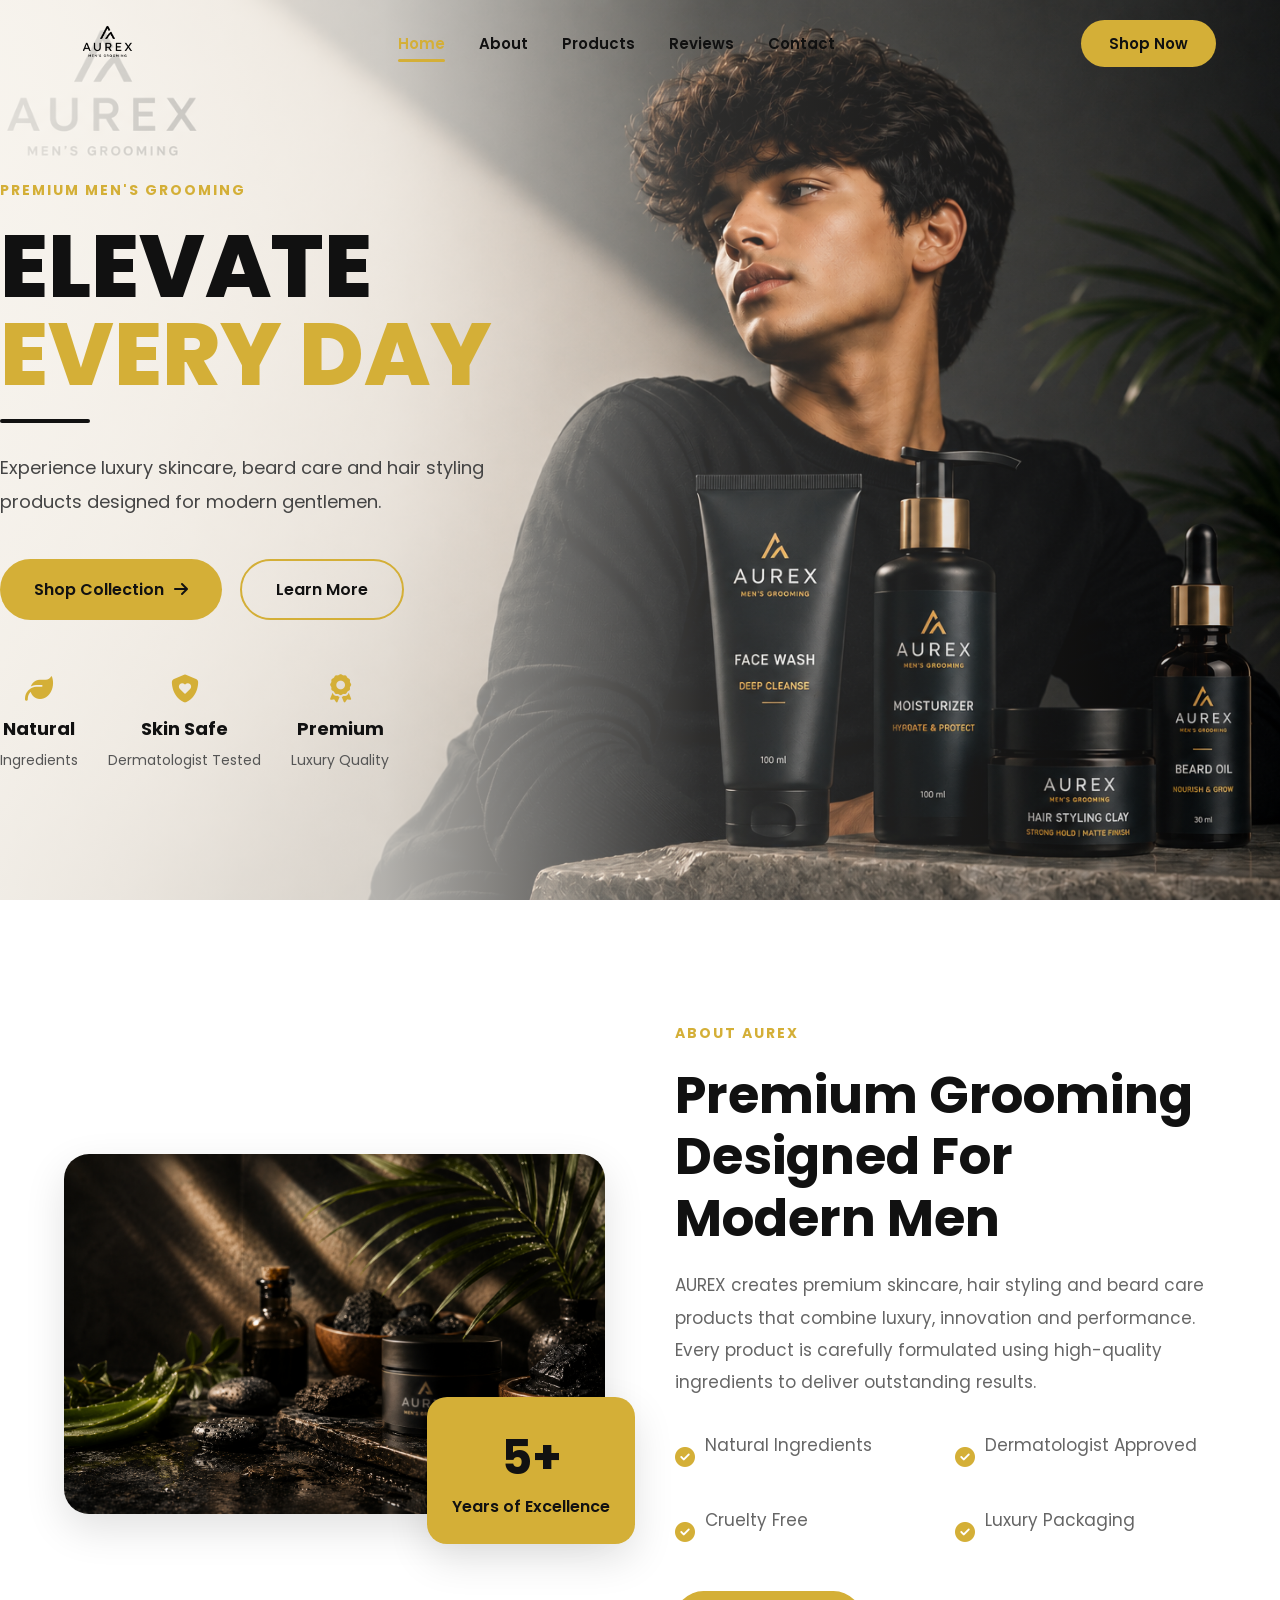
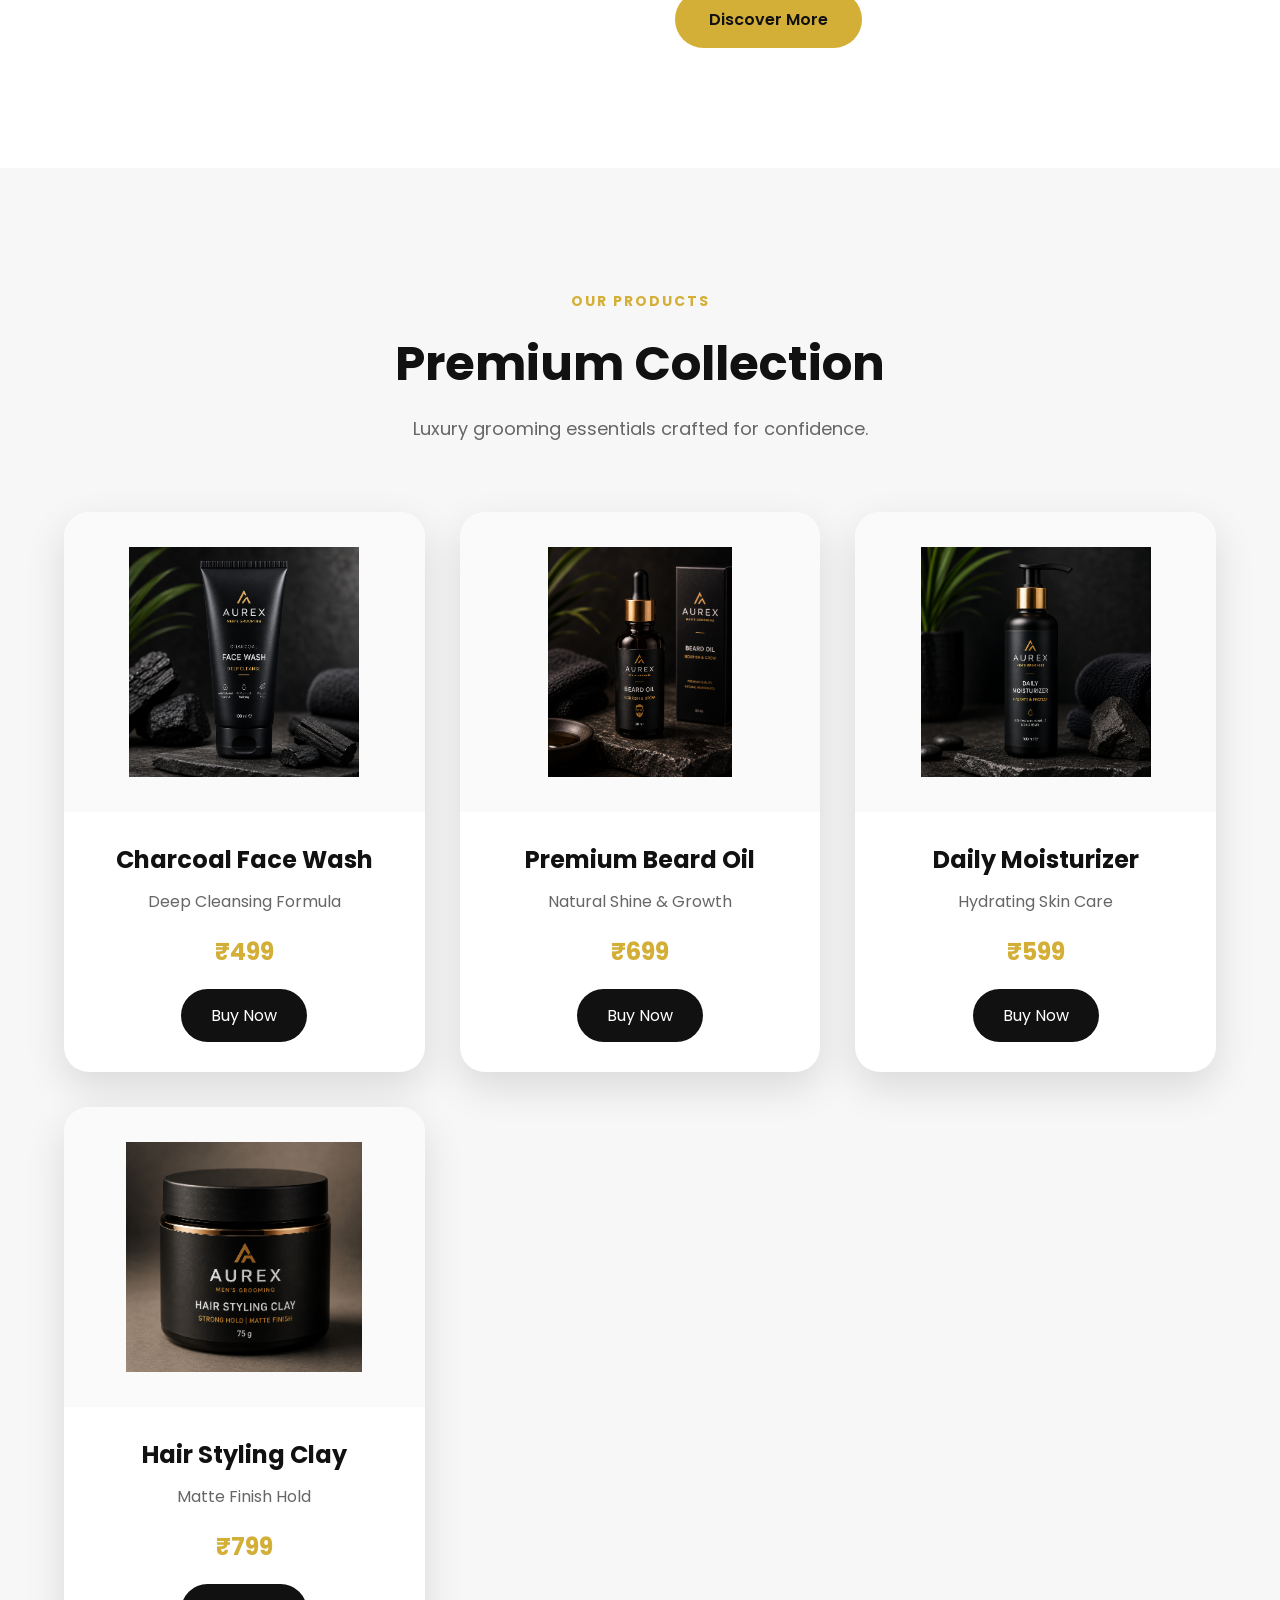
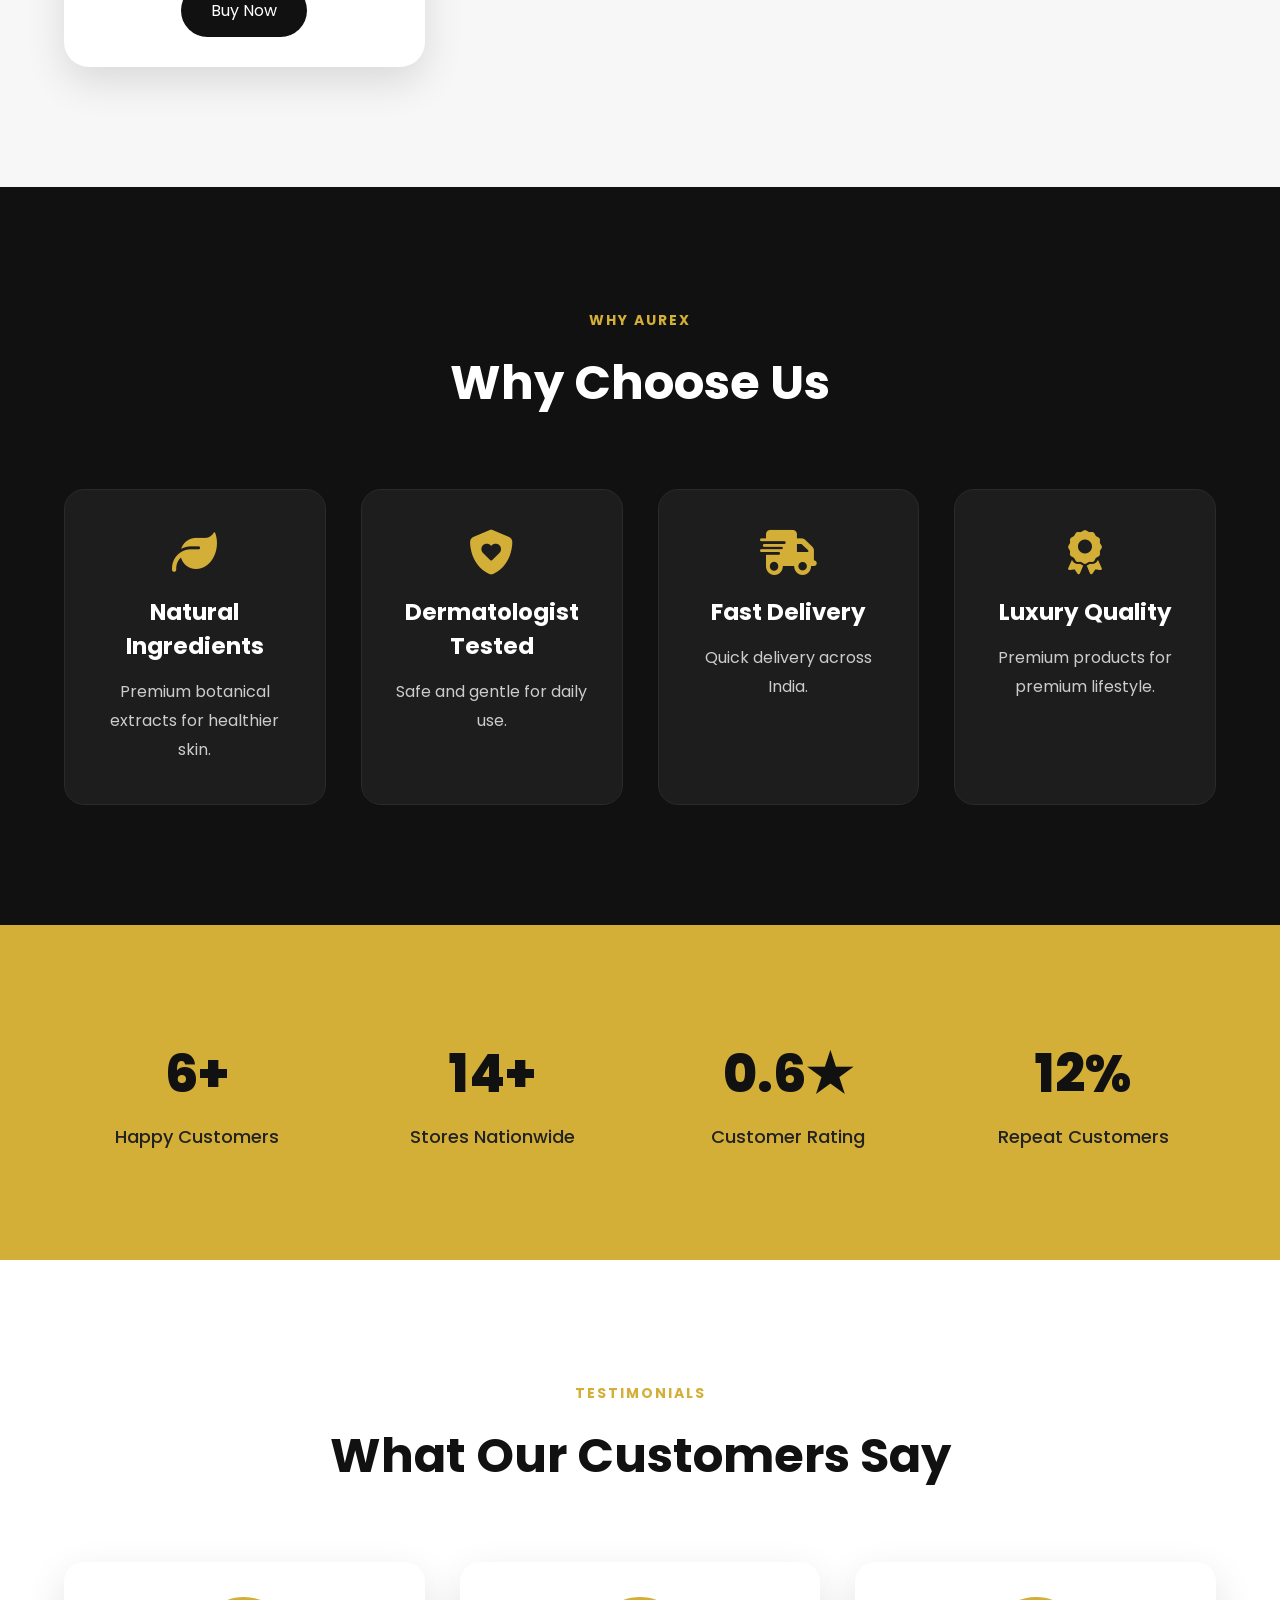
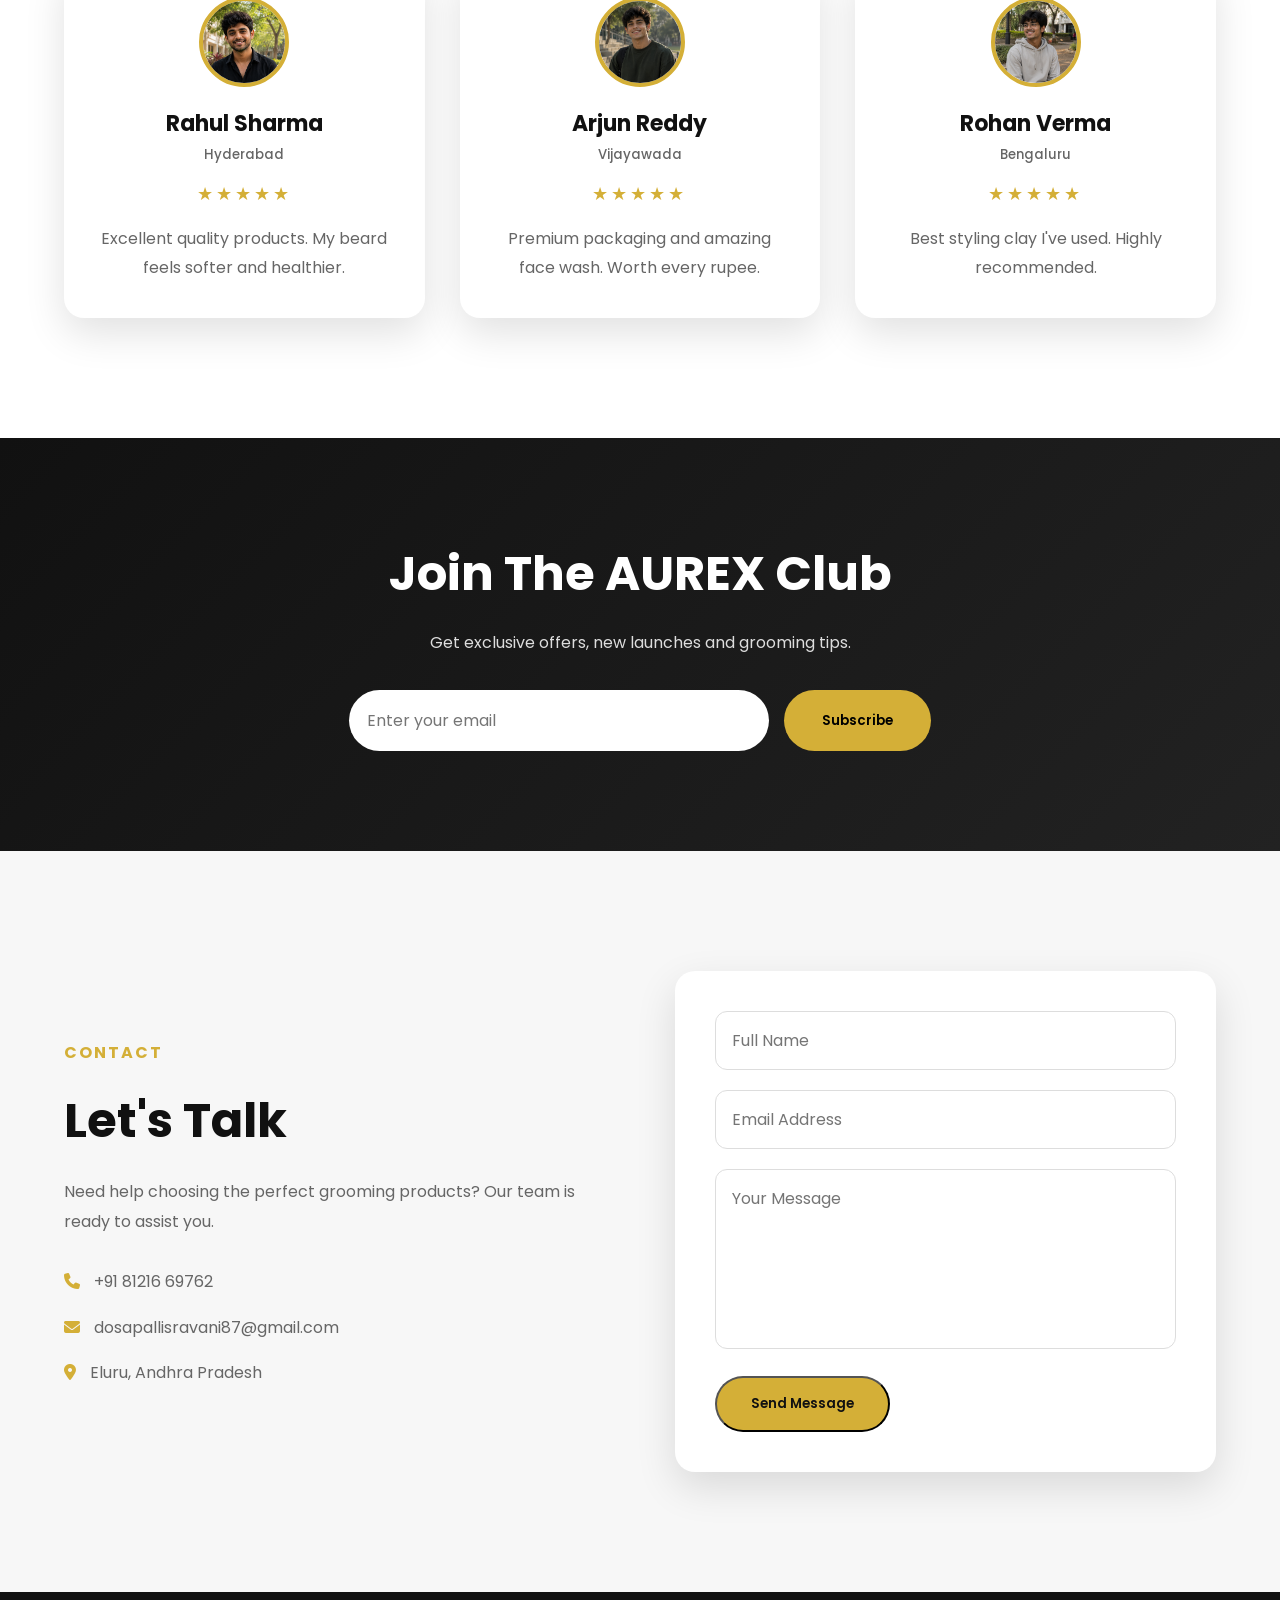
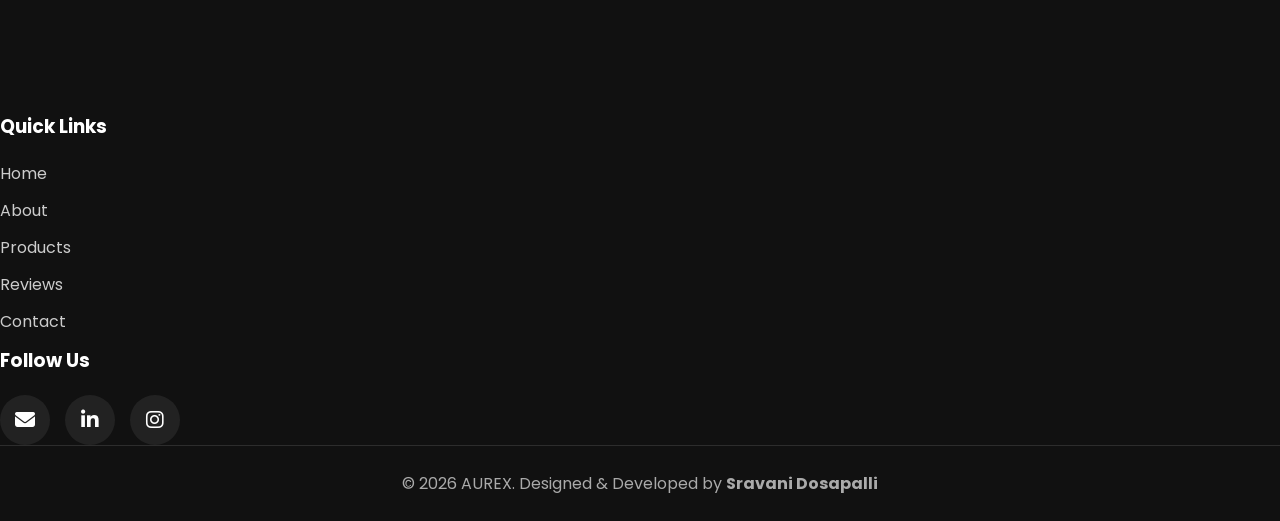
<file: Level1-Task1-simple-website/index.html>
<!DOCTYPE html>
<html lang="en">

<head>

    <meta charset="UTF-8">

    <meta name="viewport"
          content="width=device-width, initial-scale=1.0">

    <title>AUREX | Premium Men's Grooming</title>

    <link rel="stylesheet"
          href="style.css">

    <!-- Google Font -->

    <link rel="preconnect"
          href="https://fonts.googleapis.com">

    <link rel="preconnect"
          href="https://fonts.gstatic.com"
          crossorigin>

    <link href="https://fonts.googleapis.com/css2?family=Poppins:wght@300;400;500;600;700;800&display=swap"
          rel="stylesheet">

    <!-- Font Awesome -->

    <link rel="stylesheet"
          href="https://cdnjs.cloudflare.com/ajax/libs/font-awesome/6.6.0/css/all.min.css">

</head>

<body>

<!--==========================
HEADER
===========================-->

<header class="header">

    <div class="container">

        <nav class="navbar">

            <!-- Logo -->

            <a href="#home"
               class="logo">

                <img src="images/logo.png"
                     alt="AUREX Logo">

            </a>

            <!-- Navigation -->

            <ul class="nav-links">

                <li>
                    <a href="#home"
                       class="active">
                       Home
                    </a>
                </li>

                <li>
                    <a href="#about">
                        About
                    </a>
                </li>

                <li>
                    <a href="#products">
                        Products
                    </a>
                </li>

                <li>
                    <a href="#reviews">
                        Reviews
                    </a>
                </li>

                <li>
                    <a href="#contact">
                        Contact
                    </a>
                </li>

            </ul>

            <!-- Shop Button -->

            <a href="#products"
               class="shop-btn">

               Shop Now

            </a>

            <!-- Mobile -->

            <div class="menu-btn">

                <i class="fa-solid fa-bars"></i>

            </div>

        </nav>

    </div>

</header>

<!--==========================
HERO
===========================-->

<section class="hero"
         id="home">

    <div class="container hero-container">

        <!-- LEFT -->

        <div class="hero-left">

            <span class="hero-tag">

                PREMIUM MEN'S GROOMING

            </span>

            <h1>

                ELEVATE

                <br>

                <span>EVERY DAY</span>

            </h1>

            <div class="line"></div>

            <p>

                Experience luxury skincare,
                beard care and hair styling
                products designed for modern
                gentlemen.

            </p>

            <div class="hero-buttons">

                <a href="#products"
                   class="btn-primary">

                    Shop Collection

                    <i class="fa-solid fa-arrow-right"></i>

                </a>

                <a href="#about"
                   class="btn-secondary">

                    Learn More

                </a>

            </div>

            <!-- Features -->

            <div class="hero-features">

                <div class="feature-box">

                    <i class="fa-solid fa-leaf"></i>

                    <h4>Natural</h4>

                    <p>Ingredients</p>

                </div>

                <div class="feature-box">

                    <i class="fa-solid fa-shield-heart"></i>

                    <h4>Skin Safe</h4>

                    <p>Dermatologist Tested</p>

                </div>

                <div class="feature-box">

                    <i class="fa-solid fa-award"></i>

                    <h4>Premium</h4>

                    <p>Luxury Quality</p>

                </div>

            </div>

        </div>
        
    </div>

</section>

<!--==========================
ABOUT STARTS HERE
===========================-->

<section class="about" id="about">

<div class="container about-container">

<div class="about-image">

<img src="images/about.png"
alt="About Aurex">

<div class="experience-card">

<h2>5+</h2>

<p>Years of Excellence</p>

</div>

</div>

<div class="about-content">

<span class="section-tag">

ABOUT AUREX

</span>

<h2>

Premium Grooming
Designed For Modern Men

</h2>

<p>

AUREX creates premium skincare,
hair styling and beard care products
that combine luxury, innovation and
performance.

Every product is carefully formulated
using high-quality ingredients to
deliver outstanding results.

</p>

<div class="about-list">

<div class="list-item">

<i class="fa-solid fa-circle-check"></i>

<p>Natural Ingredients</p>

</div>

<div class="list-item">

<i class="fa-solid fa-circle-check"></i>

<p>Dermatologist Approved</p>

</div>

<div class="list-item">

<i class="fa-solid fa-circle-check"></i>

<p>Cruelty Free</p>

</div>

<div class="list-item">

<i class="fa-solid fa-circle-check"></i>

<p>Luxury Packaging</p>

</div>

</div>

<a href="#products"

class="btn-primary">

Discover More

</a>

</div>

</div>

</section>

<!--==========================
PRODUCTS
===========================-->

<section class="products"

id="products">

<div class="container">

<div class="section-heading">

<span>

OUR PRODUCTS

</span>

<h2>

Premium Collection

</h2>

<p>

Luxury grooming essentials
crafted for confidence.

</p>

</div>

<div class="product-grid">

<!-- Product -->

<div class="product-card">

<div class="product-image">

<img src="images/facewash.png">

</div>

<div class="product-info">

<h3>

Charcoal Face Wash

</h3>

<p>

Deep Cleansing Formula

</p>

<div class="price">

₹499

</div>

<a href="#"

class="product-btn">

Buy Now

</a>

</div>

</div>

<!-- Product -->

<div class="product-card">

<div class="product-image">

<img src="images/beard oil.png">

</div>

<div class="product-info">

<h3>

Premium Beard Oil

</h3>

<p>

Natural Shine & Growth

</p>

<div class="price">

₹699

</div>

<a href="#"

class="product-btn">

Buy Now

</a>

</div>

</div>

<!-- Product -->

<div class="product-card">

<div class="product-image">

<img src="images/moisture.png">

</div>

<div class="product-info">

<h3>

Daily Moisturizer

</h3>

<p>

Hydrating Skin Care

</p>

<div class="price">

₹599

</div>

<a href="#"

class="product-btn">

Buy Now

</a>

</div>

</div>

<!-- Product -->

<div class="product-card">

<div class="product-image">

<img src="images/clay.png">

</div>

<div class="product-info">

<h3>

Hair Styling Clay

</h3>

<p>

Matte Finish Hold

</p>

<div class="price">

₹799

</div>

<a href="#"

class="product-btn">

Buy Now

</a>

</div>

</div>

</div>

</div>

</section>

<!--==========================
WHY CHOOSE US
===========================-->

<section class="why-section">

<div class="container">

<div class="section-heading">

<span>

WHY AUREX

</span>

<h2>

Why Choose Us

</h2>

</div>

<div class="why-grid">

<div class="why-card">

<i class="fa-solid fa-leaf"></i>

<h3>

Natural Ingredients

</h3>

<p>

Premium botanical extracts
for healthier skin.

</p>

</div>

<div class="why-card">

<i class="fa-solid fa-shield-heart"></i>

<h3>

Dermatologist Tested

</h3>

<p>

Safe and gentle
for daily use.

</p>

</div>

<div class="why-card">

<i class="fa-solid fa-truck-fast"></i>

<h3>

Fast Delivery

</h3>

<p>

Quick delivery
across India.

</p>

</div>

<div class="why-card">

<i class="fa-solid fa-award"></i>

<h3>

Luxury Quality

</h3>

<p>

Premium products
for premium lifestyle.

</p>

</div>

</div>

</div>

</section>

<!--==========================
STATISTICS
===========================-->
<section class="stats">

    <div class="container">

        <div class="stats-grid">

            <div class="stat-box">
                <h2>50K+</h2>
                <p>Happy Customers</p>
            </div>

            <div class="stat-box">
                <h2>120+</h2>
                <p>Stores Nationwide</p>
            </div>

            <div class="stat-box">
                <h2>4.9★</h2>
                <p>Customer Rating</p>
            </div>

            <div class="stat-box">
                <h2>98%</h2>
                <p>Repeat Customers</p>
            </div>

        </div>

    </div>

</section>

<!--==========================
REVIEWS
===========================-->

<section class="reviews" id="reviews">

<div class="container">

<div class="section-heading">

<span>TESTIMONIALS</span>

<h2>What Our Customers Say</h2>

</div>

<div class="review-grid">

<div class="review-card">

<img src="images/review1.png" alt="">

<h3>Rahul Sharma</h3>

<h5>Hyderabad</h5>

<div class="stars">

★★★★★

</div>

<p>

Excellent quality products.
My beard feels softer and healthier.

</p>

</div>

<div class="review-card">

<img src="images/review2.png" alt="">

<h3>Arjun Reddy</h3>

<h5>Vijayawada</h5>

<div class="stars">

★★★★★

</div>

<p>

Premium packaging and amazing
face wash. Worth every rupee.

</p>

</div>

<div class="review-card">

<img src="images/review3.png" alt="">

<h3>Rohan Verma</h3>

<h5>Bengaluru</h5>

<div class="stars">

★★★★★

</div>

<p>

Best styling clay I've used.
Highly recommended.

</p>

</div>

</div>

</div>

</section>

<!--==========================
NEWSLETTER
===========================-->

<section class="newsletter">

<div class="container">

<h2>

Join The AUREX Club

</h2>

<p>

Get exclusive offers,
new launches and grooming tips.

</p>

<form class="newsletter-form">

<input
type="email"
placeholder="Enter your email"
required>

<button type="submit">

Subscribe

</button>

</form>

</div>

</section>

<!--==========================
CONTACT
===========================-->

<section class="contact"

id="contact">

<div class="container contact-container">

<div class="contact-info">

<span>

CONTACT

</span>

<h2>

Let's Talk

</h2>

<p>

Need help choosing the perfect
grooming products?
Our team is ready to assist you.

</p>

<div class="contact-details">

<p>

<i class="fa-solid fa-phone"></i>

+91 81216 69762

</p>

<p>

<i class="fa-solid fa-envelope"></i>

dosapallisravani87@gmail.com

</p>

<p>

<i class="fa-solid fa-location-dot"></i>

Eluru, Andhra Pradesh

</p>

</div>

</div>

<div class="contact-form">

<form>

<input
type="text"
placeholder="Full Name"
required>

<input
type="email"
placeholder="Email Address"
required>

<textarea
placeholder="Your Message"
required></textarea>

<button
type="submit"
class="btn-primary">

Send Message

</button>

</form>

</div>

</div>

</section>

<!--==========================
FOOTER
===========================-->

<footer>

<div class="container footer-container">

</div>

<div class="footer-links">

<h3>

Quick Links

</h3>

<a href="#home">Home</a>

<a href="#about">About</a>

<a href="#products">Products</a>

<a href="#reviews">Reviews</a>

<a href="#contact">Contact</a>

</div>


<div class="footer-social">

    <h3>Follow Us</h3>

    <div class="social-icons">

        <a href="mailto:dosapallisravani87@gmail.com" target="_blank">
            <i class="fa-solid fa-envelope"></i>
        </a>

        <a href="https://www.linkedin.com/in/sravani-dosapalli-619969385" target="_blank">
            <i class="fa-brands fa-linkedin-in"></i>
        </a>

        <a href="https://www.instagram.com/sravani_6274/" target="_blank">
            <i class="fa-brands fa-instagram"></i>
        </a>

    </div>

</div>

<div class="footer-bottom">

<p>

© 2026 AUREX.

Designed & Developed by

<strong>Sravani Dosapalli</strong>

</p>

</div>

</footer>

<!--==========================
BACK TO TOP
===========================-->

<button class="top-btn">

<i class="fa-solid fa-arrow-up"></i>

</button>

<!--==========================
JAVASCRIPT
===========================-->

<script src="script.js"></script>

</body>
</html>
</file>
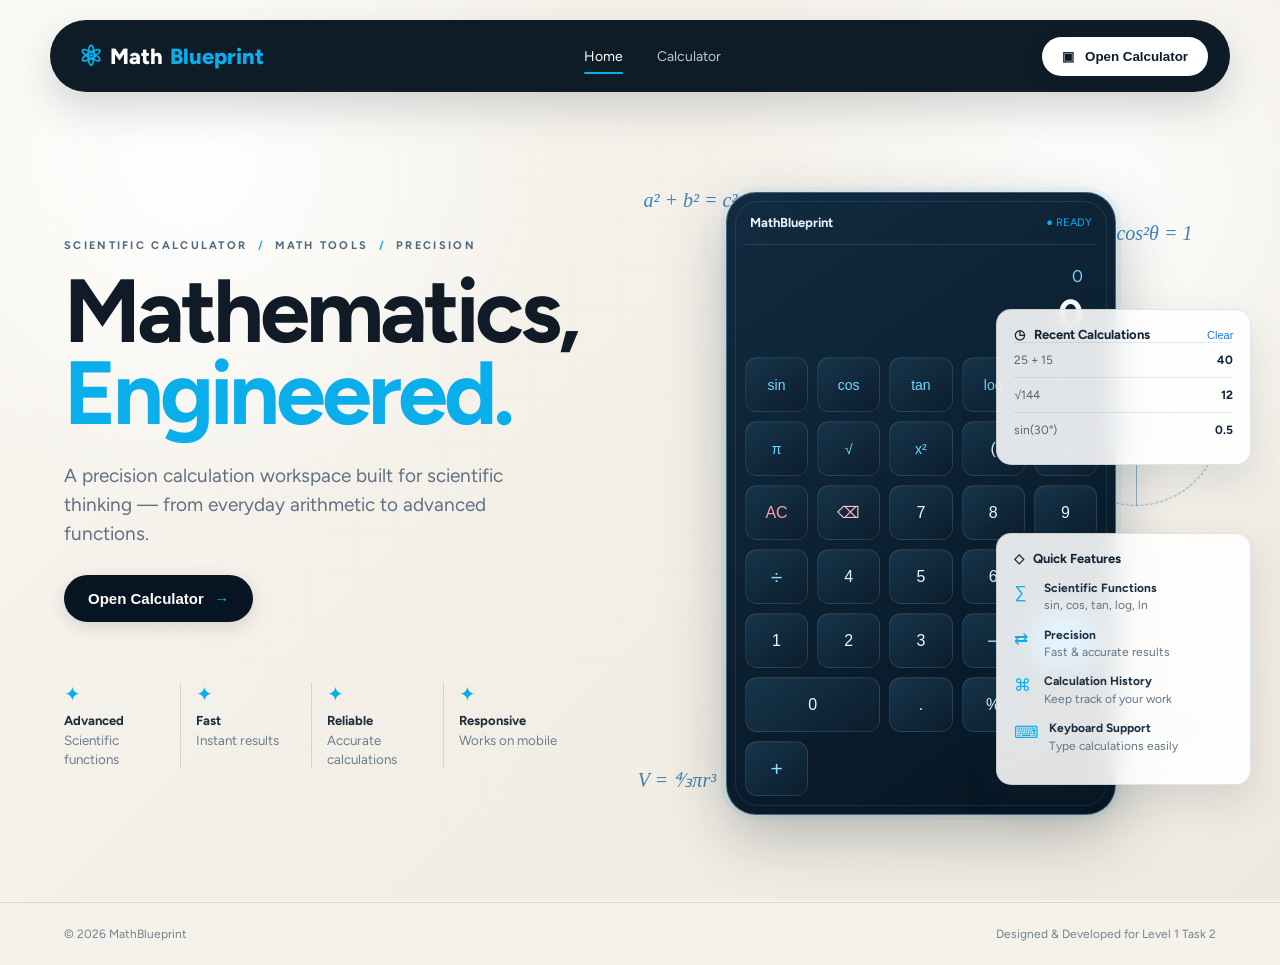
<file: Level1-Task2-Calculator/index.html>
<!DOCTYPE html>
<html lang="en">
<head>
    <meta charset="UTF-8">
    <meta name="viewport" content="width=device-width, initial-scale=1.0">

    <title>MathBlueprint — Mathematics, Engineered.</title>

    <link rel="stylesheet" href="style.css">
</head>

<body>

    <!-- NAVIGATION -->
    <nav class="navbar">

        <div class="brand" title="Double-click for current time">
            <span class="brand-mark">⚛</span>
            <span>Math</span>
            <span class="brand-blue">Blueprint</span>
        </div>

        <div class="links">
            <a class="active" href="#home">Home</a>
            <a href="#calculator">Calculator</a>
            
        </div>

        <button class="nav-btn" onclick="scrollToCalc()">
            ▣ &nbsp; Open Calculator
        </button>

        <button class="menu" onclick="toggleMenu()" aria-label="Open menu">
            ☰
        </button>

    </nav>


    <!-- HERO SECTION -->
    <main id="home" class="hero">

        <section class="hero-content">

            <div class="eyebrow">
                SCIENTIFIC CALCULATOR
                <span>/</span>
                MATH TOOLS
                <span>/</span>
                PRECISION
            </div>

            <h1>
                Mathematics,<br>
                <span>Engineered.</span>
            </h1>

            <p class="sub">
                A precision calculation workspace built for scientific
                thinking — from everyday arithmetic to advanced functions.
            </p>

            <button class="hero-btn" onclick="scrollToCalc()">
                Open Calculator <span>→</span>
            </button>

            <div class="specs">

                <div class="spec">
                    <span class="spec-symbol">✦</span>
                    <b>Advanced</b>
                    <small>Scientific functions</small>
                </div>

                <div class="spec">
                    <span class="spec-symbol">✦</span>
                    <b>Fast</b>
                    <small>Instant results</small>
                </div>

                <div class="spec">
                    <span class="spec-symbol">✦</span>
                    <b>Reliable</b>
                    <small>Accurate calculations</small>
                </div>

                <div class="spec">
                    <span class="spec-symbol">✦</span>
                    <b>Responsive</b>
                    <small>Works on mobile</small>
                </div>

            </div>

        </section>


        <!-- CALCULATOR SECTION -->
        <section class="stage" id="calculator">

            <div class="equation eq1">
                a² + b² = c²
            </div>

            <div class="equation eq2">
                sin²θ + cos²θ = 1
            </div>

            <div class="equation eq3">
                V = ⁴⁄₃πr³
            </div>

            <div class="equation eq4">
                ∫xⁿdx = xⁿ⁺¹/(n+1)
            </div>

            <div class="diagram"></div>


            <!-- CALCULATOR BOX -->
            <div class="calc">

                <div class="calc-head">
                    <strong>MathBlueprint</strong>
                    <span class="status">● READY</span>
                </div>

                <div class="display">
                    <div class="expression" id="expression">0</div>
                    <div class="result" id="result">0</div>
                </div>


                <div class="keys">

                    <!-- SCIENTIFIC FUNCTIONS -->
                    <button class="key fn" data-action="sin">sin</button>
                    <button class="key fn" data-action="cos">cos</button>
                    <button class="key fn" data-action="tan">tan</button>
                    <button class="key fn" data-action="log">log</button>
                    <button class="key fn" data-action="ln">ln</button>

                    <button class="key fn" data-action="pi">π</button>
                    <button class="key fn" data-action="sqrt">√</button>
                    <button class="key fn" data-action="square">x²</button>
                    <button class="key" data-value="(">(</button>
                    <button class="key" data-value=")">)</button>

                    <!-- CONTROLS -->
                    <button class="key clear" data-action="clear">AC</button>
                    <button class="key delete" data-action="delete">⌫</button>

                    <!-- NUMBERS AND OPERATORS -->
                    <button class="key" data-value="7">7</button>
                    <button class="key" data-value="8">8</button>
                    <button class="key" data-value="9">9</button>
                    <button class="key operator" data-value="/">÷</button>

                    <button class="key" data-value="4">4</button>
                    <button class="key" data-value="5">5</button>
                    <button class="key" data-value="6">6</button>
                    <button class="key operator" data-value="*">×</button>

                    <button class="key" data-value="1">1</button>
                    <button class="key" data-value="2">2</button>
                    <button class="key" data-value="3">3</button>
                    <button class="key operator" data-value="-">−</button>

                    <button class="key equals" data-action="equals">=</button>

                    <button class="key zero" data-value="0">0</button>
                    <button class="key" data-value=".">.</button>
                    <button class="key" data-value="%">%</button>
                    <button class="key operator" data-value="+">+</button>

                </div>

            </div>


            <!-- HISTORY CARD -->
            <aside class="side history">

                <div class="side-title">
                    <h3>◷ &nbsp; Recent Calculations</h3>
                    <button class="clear-history" onclick="clearHistory()">
                        Clear
                    </button>
                </div>

                <div id="historyList">

                    <div class="history-item">
                        <span>25 + 15</span>
                        <b>40</b>
                    </div>

                    <div class="history-item">
                        <span>√144</span>
                        <b>12</b>
                    </div>

                    <div class="history-item">
                        <span>sin(30°)</span>
                        <b>0.5</b>
                    </div>

                </div>

            </aside>


            <!-- FEATURES CARD -->
            <aside class="side features" id="features">

                <h3>◇ &nbsp; Quick Features</h3>

                <div class="feature">
                    <span class="icon">∑</span>
                    <span>
                        <b>Scientific Functions</b><br>
                        sin, cos, tan, log, ln
                    </span>
                </div>

                <div class="feature">
                    <span class="icon">⇄</span>
                    <span>
                        <b>Precision</b><br>
                        Fast & accurate results
                    </span>
                </div>

                <div class="feature">
                    <span class="icon">⌘</span>
                    <span>
                        <b>Calculation History</b><br>
                        Keep track of your work
                    </span>
                </div>

                <div class="feature">
                    <span class="icon">⌨</span>
                    <span>
                        <b>Keyboard Support</b><br>
                        Type calculations easily
                    </span>
                </div>

            </aside>

        </section>

    </main>


    <!-- ABOUT / FOOTER -->
    <footer id="about">

        <span>
            © 2026 MathBlueprint
        </span>

        <span>
            Designed & Developed for Level 1 Task 2
        </span>

    </footer>


    <!-- TOAST MESSAGE -->
    <div id="toast" class="toast"></div>

    <script src="script.js"></script>

</body>
</html>
</file>
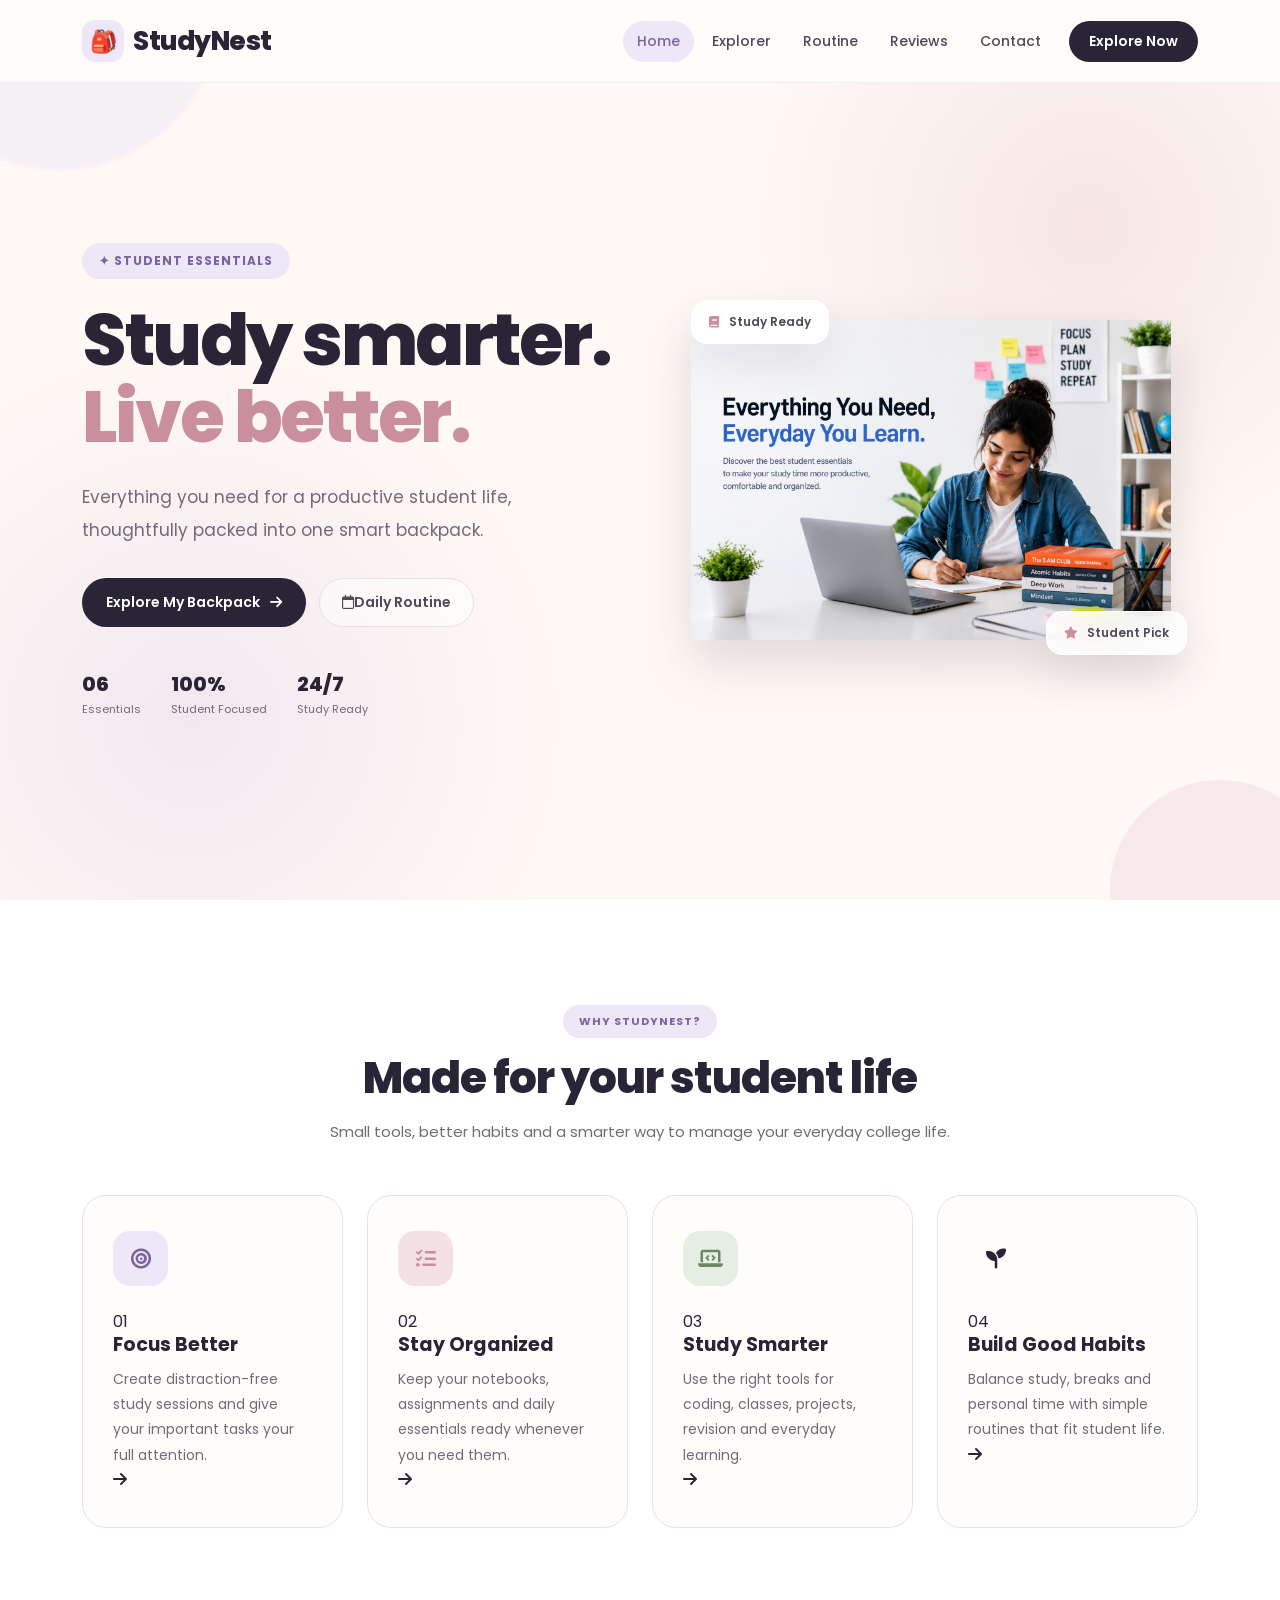
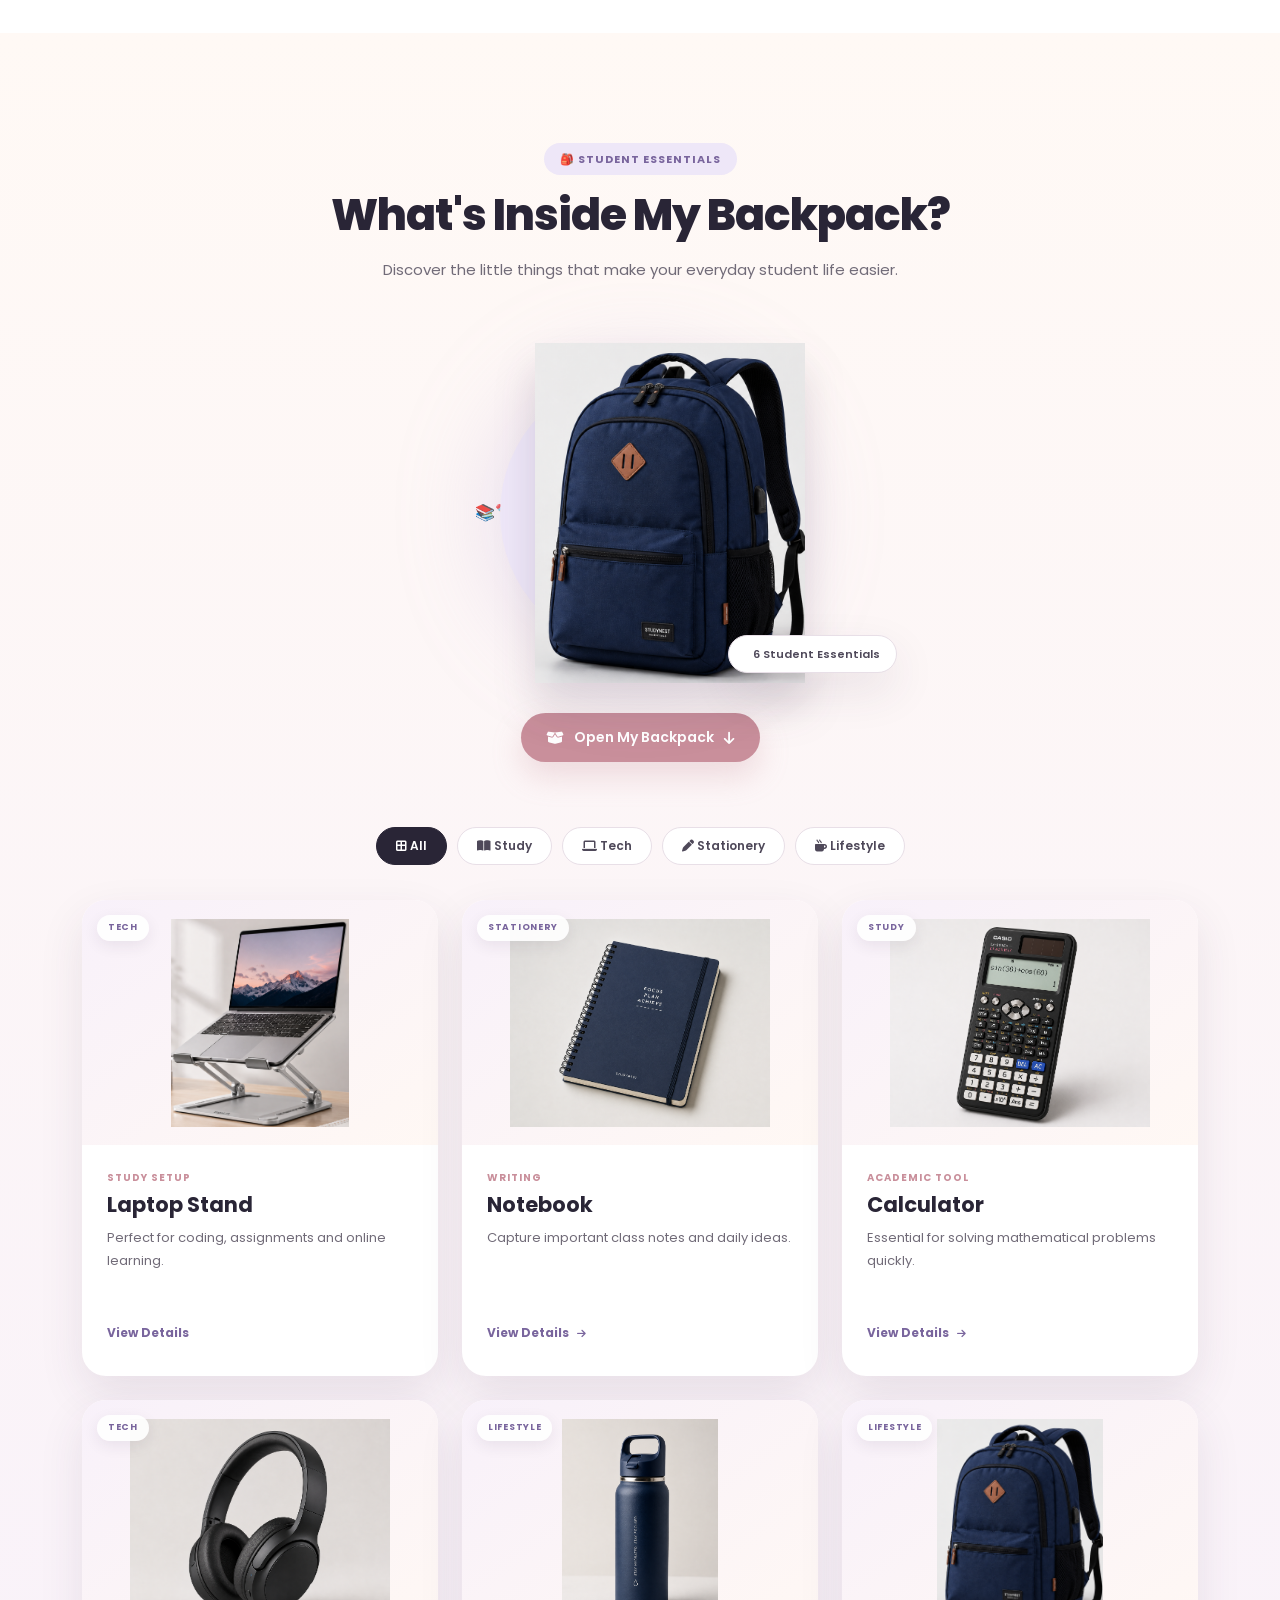
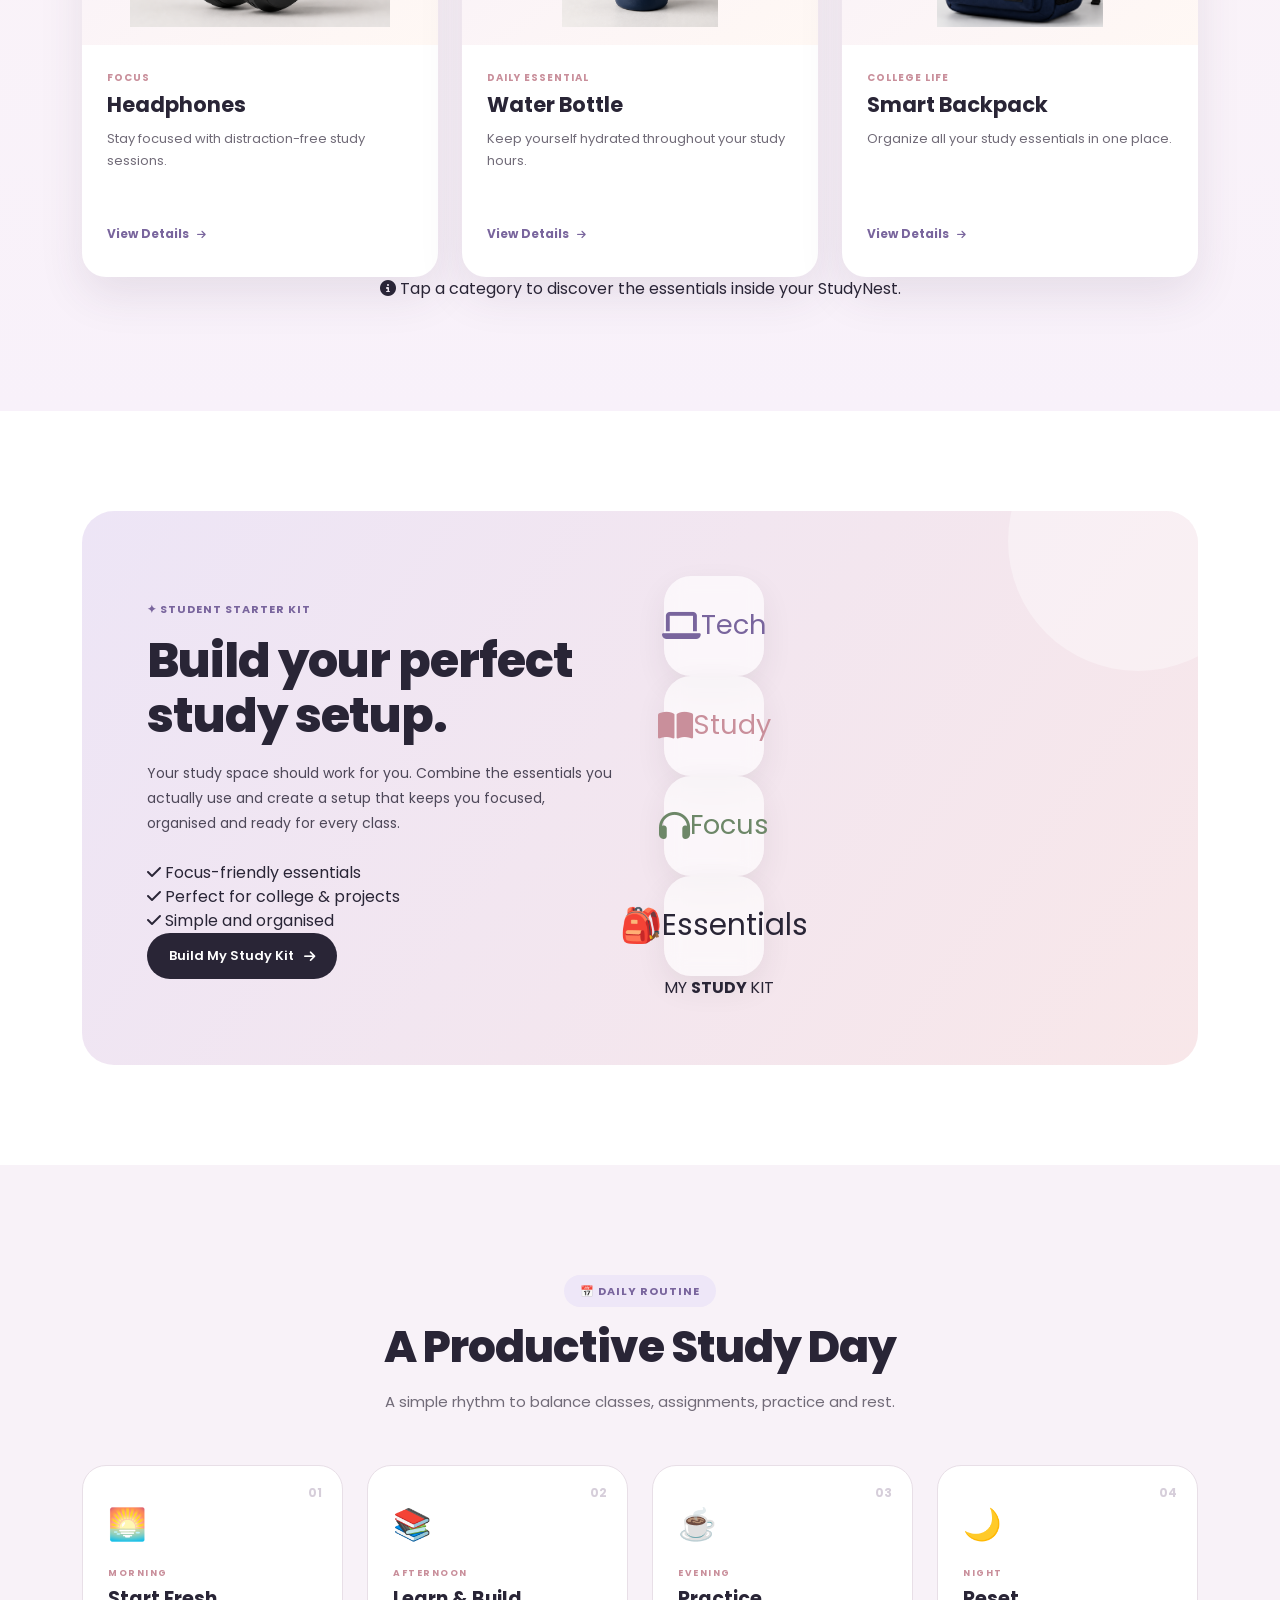
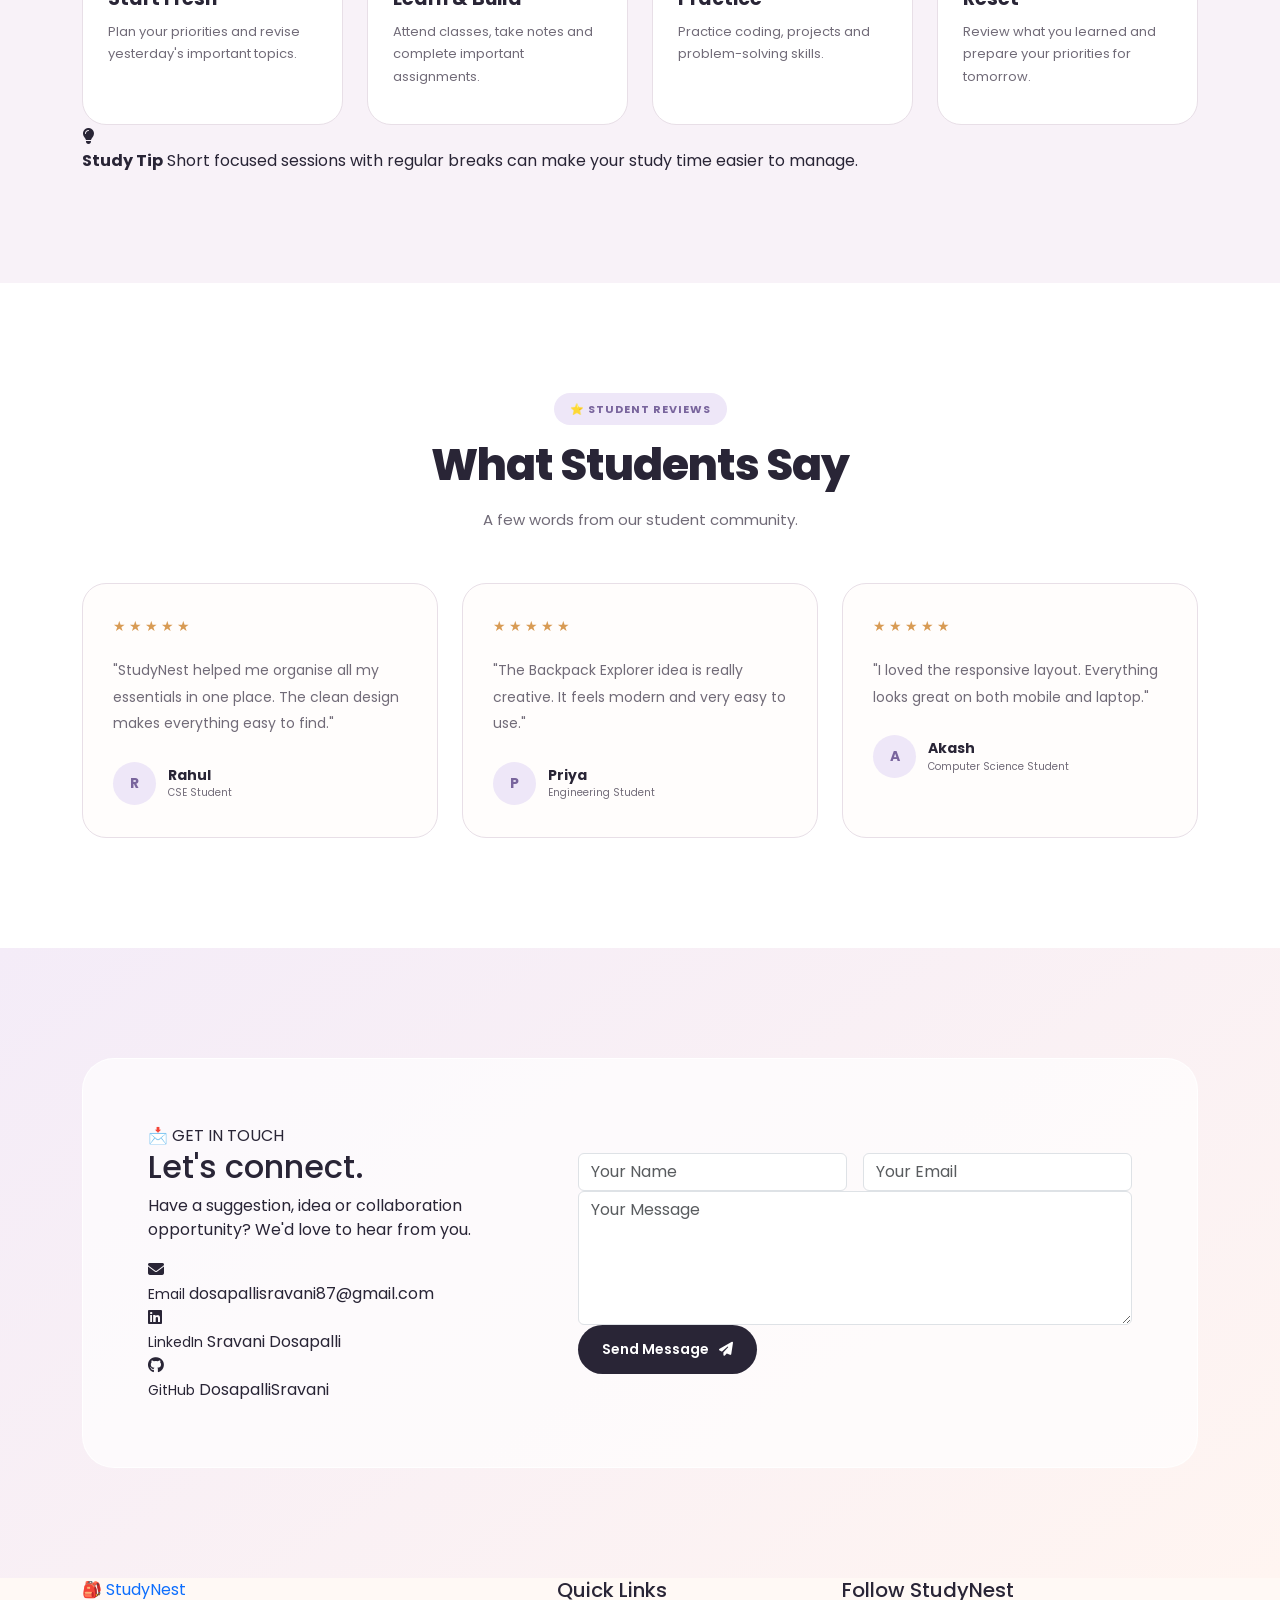
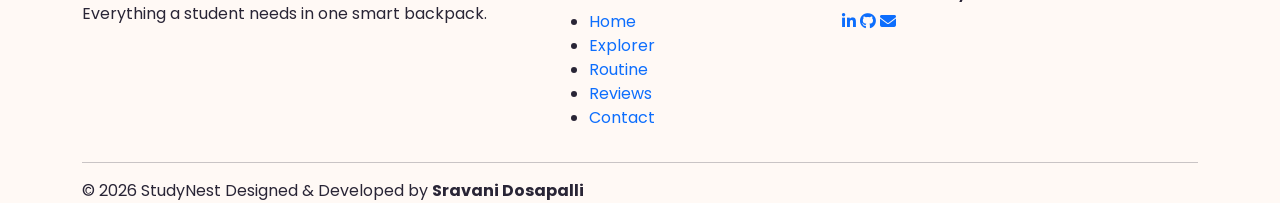
<file: Level2-Task1-Bootstrap/index.html>
<!DOCTYPE html>
<html lang="en">

<head>
    <meta charset="UTF-8">
    <meta name="viewport" content="width=device-width, initial-scale=1.0">

    <title>StudyNest | Student Essentials</title>

    <!-- Bootstrap CSS -->
    <link
        href="https://cdn.jsdelivr.net/npm/bootstrap@5.3.3/dist/css/bootstrap.min.css"
        rel="stylesheet">

    <!-- Google Font -->
    <link
        href="https://fonts.googleapis.com/css2?family=Poppins:wght@300;400;500;600;700;800&display=swap"
        rel="stylesheet">

    <!-- Font Awesome -->
    <link
        rel="stylesheet"
        href="https://cdnjs.cloudflare.com/ajax/libs/font-awesome/6.6.0/css/all.min.css">

    <!-- Custom CSS -->
    <link rel="stylesheet" href="style.css">
</head>

<body>

<!-- =====================================================
NAVBAR
===================================================== -->

<nav class="navbar navbar-expand-lg fixed-top custom-navbar">

    <div class="container">

        <a class="navbar-brand" href="#home">
            <span class="brand-icon">🎒</span>
            StudyNest
        </a>

        <!-- MOBILE HAMBURGER -->
        <button
            class="navbar-toggler"
            type="button"
            data-bs-toggle="collapse"
            data-bs-target="#navbarNav"
            aria-controls="navbarNav"
            aria-expanded="false"
            aria-label="Toggle navigation">

            <i class="fa-solid fa-bars"></i>

        </button>

        <div class="collapse navbar-collapse" id="navbarNav">

            <ul class="navbar-nav ms-auto align-items-lg-center">

                <li class="nav-item">
                    <a class="nav-link active" href="#home">
                        Home
                    </a>
                </li>

                <li class="nav-item">
                    <a class="nav-link" href="#explorer">
                        Explorer
                    </a>
                </li>

                <li class="nav-item">
                    <a class="nav-link" href="#routine">
                        Routine
                    </a>
                </li>

                <li class="nav-item">
                    <a class="nav-link" href="#reviews">
                        Reviews
                    </a>
                </li>

                <li class="nav-item">
                    <a class="nav-link" href="#contact">
                        Contact
                    </a>
                </li>

                <li class="nav-item">
                    <a class="nav-cta" href="#explorer">
                        Explore Now
                    </a>
                </li>

            </ul>

        </div>

    </div>

</nav>


<!-- =====================================================
HERO
===================================================== -->

<section class="hero" id="home">

    <div class="container">

        <div class="row align-items-center g-5">

            <!-- HERO CONTENT -->

            <div class="col-lg-6 hero-content">

                <span class="hero-badge">
                    ✦ STUDENT ESSENTIALS
                </span>

                <h1>
                    Study smarter.
                    <span>Live better.</span>
                </h1>

                <p class="hero-description">
                    Everything you need for a productive
                    student life, thoughtfully packed into
                    one smart backpack.
                </p>

                <div class="hero-buttons">

                    <a href="#explorer" class="primary-btn">
                        Explore My Backpack
                        <i class="fa-solid fa-arrow-right"></i>
                    </a>

                    <a href="#routine" class="secondary-btn">
                        <i class="fa-regular fa-calendar"></i>
                        Daily Routine
                    </a>

                </div>

                <!-- HERO STATS -->

                <div class="hero-stats">

                    <div class="stat">
                        <strong>06</strong>
                        <span>Essentials</span>
                    </div>

                    <div class="stat">
                        <strong>100%</strong>
                        <span>Student Focused</span>
                    </div>

                    <div class="stat">
                        <strong>24/7</strong>
                        <span>Study Ready</span>
                    </div>

                </div>

            </div>


            <!-- HERO VISUAL -->

            <div class="col-lg-6">

                <div class="hero-visual">

                    <div class="hero-glow"></div>

                    <div class="floating-note note-one">
                        <i class="fa-solid fa-book"></i>
                        Study Ready
                    </div>

                    <div class="floating-note note-two">
                        <i class="fa-solid fa-star"></i>
                        Student Pick
                    </div>

                    <div class="hero-image-wrapper">

                        <img
                            src="images/hero-student.png"
                            class="img-fluid hero-img"
                            alt="Student with backpack">

                    </div>

                </div>

            </div>

        </div>

    </div>

</section>


<!-- =====================================================
MADE FOR YOUR STUDENT LIFE
===================================================== -->

<section class="why-section">

    <div class="container">

        <div class="section-heading text-center">

            <span class="section-tag">
                WHY STUDYNEST?
            </span>

            <h2>
                Made for your student life
            </h2>

            <p>
                Small tools, better habits and a smarter
                way to manage your everyday college life.
            </p>

        </div>


        <div class="row g-4">

            <!-- CARD 1 -->

            <div class="col-md-6 col-lg-3">

                <div class="feature-card">

                    <div class="feature-icon lavender">
                        <i class="fa-solid fa-bullseye"></i>
                    </div>

                    <span class="feature-number">
                        01
                    </span>

                    <h3>
                        Focus Better
                    </h3>

                    <p>
                        Create distraction-free study sessions
                        and give your important tasks your full
                        attention.
                    </p>

                    <div class="feature-arrow">
                        <i class="fa-solid fa-arrow-right"></i>
                    </div>

                </div>

            </div>


            <!-- CARD 2 -->

            <div class="col-md-6 col-lg-3">

                <div class="feature-card">

                    <div class="feature-icon rose">
                        <i class="fa-solid fa-list-check"></i>
                    </div>

                    <span class="feature-number">
                        02
                    </span>

                    <h3>
                        Stay Organized
                    </h3>

                    <p>
                        Keep your notebooks, assignments and
                        daily essentials ready whenever you need
                        them.
                    </p>

                    <div class="feature-arrow">
                        <i class="fa-solid fa-arrow-right"></i>
                    </div>

                </div>

            </div>


            <!-- CARD 3 -->

            <div class="col-md-6 col-lg-3">

                <div class="feature-card">

                    <div class="feature-icon green">
                        <i class="fa-solid fa-laptop-code"></i>
                    </div>

                    <span class="feature-number">
                        03
                    </span>

                    <h3>
                        Study Smarter
                    </h3>

                    <p>
                        Use the right tools for coding, classes,
                        projects, revision and everyday learning.
                    </p>

                    <div class="feature-arrow">
                        <i class="fa-solid fa-arrow-right"></i>
                    </div>

                </div>

            </div>


            <!-- CARD 4 -->

            <div class="col-md-6 col-lg-3">

                <div class="feature-card">

                    <div class="feature-icon peach">
                        <i class="fa-solid fa-seedling"></i>
                    </div>

                    <span class="feature-number">
                        04
                    </span>

                    <h3>
                        Build Good Habits
                    </h3>

                    <p>
                        Balance study, breaks and personal time
                        with simple routines that fit student life.
                    </p>

                    <div class="feature-arrow">
                        <i class="fa-solid fa-arrow-right"></i>
                    </div>

                </div>

            </div>

        </div>

    </div>

</section>


<!-- =====================================================
BACKPACK EXPLORER
===================================================== -->

<section class="explorer" id="explorer">

    <div class="container">

        <div class="section-heading text-center">

            <span class="section-tag">
                🎒 STUDENT ESSENTIALS
            </span>

            <h2>
                What's Inside My Backpack?
            </h2>

            <p>
                Discover the little things that make
                your everyday student life easier.
            </p>

        </div>


        <!-- BACKPACK VISUAL -->

        <div class="backpack-area">

            <div class="backpack-glow"></div>

            <div class="backpack-decoration decoration-one">
                📚
            </div>

            <div class="backpack-decoration decoration-two">
                ✏️
            </div>

            <div class="backpack-decoration decoration-three">
                💻
            </div>

            <img
                src="images/backpack.png"
                id="backpackImage"
                class="backpack-img"
                alt="StudyNest Backpack">

            <div class="backpack-label">
                <i class="fa-solid fa-sparkles"></i>
                6 Student Essentials
            </div>

        </div>


        <!-- OPEN BACKPACK -->

        <div class="text-center backpack-action">

            <button
                id="openBagBtn"
                class="open-bag-btn"
                type="button">

                <i class="fa-solid fa-box-open"></i>

                Open My Backpack

                <i class="fa-solid fa-arrow-down"></i>

            </button>

        </div>


        <!-- FILTERS -->

        <div class="filter-area">

            <button
                class="filter-btn active"
                data-filter="all"
                type="button">

                <i class="fa-solid fa-border-all"></i>
                All

            </button>

            <button
                class="filter-btn"
                data-filter="study"
                type="button">

                <i class="fa-solid fa-book-open"></i>
                Study

            </button>

            <button
                class="filter-btn"
                data-filter="tech"
                type="button">

                <i class="fa-solid fa-laptop"></i>
                Tech

            </button>

            <button
                class="filter-btn"
                data-filter="stationery"
                type="button">

                <i class="fa-solid fa-pen"></i>
                Stationery

            </button>

            <button
                class="filter-btn"
                data-filter="lifestyle"
                type="button">

                <i class="fa-solid fa-mug-hot"></i>
                Lifestyle

            </button>

        </div>


        <!-- PRODUCTS -->

        <div
            class="row row-cols-1 row-cols-md-2 row-cols-lg-3 g-4"
            id="itemsContainer">


            <!-- LAPTOP STAND -->

            <div
                class="col item-card"
                data-category="tech">

                <div class="card product-card h-100">

                    <div class="product-image">

                        <span class="product-tag">
                            TECH
                        </span>

                        <img
                            src="images/laptop-stand.png"
                            class="card-img-top"
                            alt="Laptop Stand">

                    </div>

                    <div class="card-body">

                        <span class="product-category">
                            Study Setup
                        </span>

                        <h5 class="card-title">
                            Laptop Stand
                        </h5>

                        <p class="card-text">
                            Perfect for coding, assignments
                            and online learning.
                        </p>

                  <a href="product-details.html?product=laptop-stand" class="product-btn">
View Details
                  </a>
                        

                    </div>

                </div>

            </div>


            <!-- NOTEBOOK -->

            <div
                class="col item-card"
                data-category="stationery">

                <div class="card product-card h-100">

                    <div class="product-image">

                        <span class="product-tag">
                            STATIONERY
                        </span>

                        <img
                            src="images/notebook.png"
                            class="card-img-top"
                            alt="Notebook">

                    </div>

                    <div class="card-body">

                        <span class="product-category">
                            Writing
                        </span>

                        <h5 class="card-title">
                            Notebook
                        </h5>

                        <p class="card-text">
                            Capture important class notes
                            and daily ideas.
                        </p>

                        <a
                            href="product-details.html?product=notebook"
                            class="product-btn">

                            View Details
                            <i class="fa-solid fa-arrow-right"></i>

                        </a>

                    </div>

                </div>

            </div>


            <!-- CALCULATOR -->

            <div
                class="col item-card"
                data-category="study">

                <div class="card product-card h-100">

                    <div class="product-image">

                        <span class="product-tag">
                            STUDY
                        </span>

                        <img
                            src="images/calculator.png"
                            class="card-img-top"
                            alt="Calculator">

                    </div>

                    <div class="card-body">

                        <span class="product-category">
                            Academic Tool
                        </span>

                        <h5 class="card-title">
                            Calculator
                        </h5>

                        <p class="card-text">
                            Essential for solving mathematical
                            problems quickly.
                        </p>

                        <a
                            href="product-details.html?product=calculator"
                            class="product-btn">

                            View Details
                            <i class="fa-solid fa-arrow-right"></i>

                        </a>

                    </div>

                </div>

            </div>


            <!-- HEADPHONES -->

            <div
                class="col item-card"
                data-category="tech">

                <div class="card product-card h-100">

                    <div class="product-image">

                        <span class="product-tag">
                            TECH
                        </span>

                        <img
                            src="images/headphones.png"
                            class="card-img-top"
                            alt="Headphones">

                    </div>

                    <div class="card-body">

                        <span class="product-category">
                            Focus
                        </span>

                        <h5 class="card-title">
                            Headphones
                        </h5>

                        <p class="card-text">
                            Stay focused with distraction-free
                            study sessions.
                        </p>

                        <a
                            href="product-details.html?product=headphones"
                            class="product-btn">

                            View Details
                            <i class="fa-solid fa-arrow-right"></i>

                        </a>

                    </div>

                </div>

            </div>


            <!-- WATER BOTTLE -->

            <div
                class="col item-card"
                data-category="lifestyle">

                <div class="card product-card h-100">

                    <div class="product-image">

                        <span class="product-tag">
                            LIFESTYLE
                        </span>

                        <img
                            src="images/water-bottle.png"
                            class="card-img-top"
                            alt="Water Bottle">

                    </div>

                    <div class="card-body">

                        <span class="product-category">
                            Daily Essential
                        </span>

                        <h5 class="card-title">
                            Water Bottle
                        </h5>

                        <p class="card-text">
                            Keep yourself hydrated throughout
                            your study hours.
                        </p>

                        <a
                            href="product-details.html?product=water-bottle"
                            class="product-btn">

                            View Details
                            <i class="fa-solid fa-arrow-right"></i>

                        </a>

                    </div>

                </div>

            </div>


            <!-- SMART BACKPACK -->

            <div
                class="col item-card"
                data-category="lifestyle">

                <div class="card product-card h-100">

                    <div class="product-image">

                        <span class="product-tag">
                            LIFESTYLE
                        </span>

                        <img
                            src="images/backpack.png"
                            class="card-img-top"
                            alt="Smart Backpack">

                    </div>

                    <div class="card-body">

                        <span class="product-category">
                            College Life
                        </span>

                        <h5 class="card-title">
                            Smart Backpack
                        </h5>

                        <p class="card-text">
                            Organize all your study essentials
                            in one place.
                        </p>

                        <a
                            href="product-details.html?product=backpack"
                            class="product-btn">

                            View Details
                            <i class="fa-solid fa-arrow-right"></i>

                        </a>

                    </div>

                </div>

            </div>

        </div>

        <!-- PRODUCT NOTE -->

        <div class="explorer-note text-center">

            <i class="fa-solid fa-circle-info"></i>

            Tap a category to discover the essentials
            inside your StudyNest.

        </div>

    </div>

</section>


<!-- =====================================================
BUILD YOUR PERFECT STUDY KIT
===================================================== -->

<section class="starter-section">

    <div class="container">

        <div class="starter-card">

            <div class="row align-items-center g-5">

                <!-- LEFT CONTENT -->

                <div class="col-lg-6">

                    <span class="starter-tag">
                        ✦ STUDENT STARTER KIT
                    </span>

                    <h2>
                        Build your perfect
                        <span>study setup.</span>
                    </h2>

                    <p>
                        Your study space should work for you.
                        Combine the essentials you actually use
                        and create a setup that keeps you focused,
                        organised and ready for every class.
                    </p>


                    <div class="starter-points">

                        <div>
                            <i class="fa-solid fa-check"></i>
                            Focus-friendly essentials
                        </div>

                        <div>
                            <i class="fa-solid fa-check"></i>
                            Perfect for college & projects
                        </div>

                        <div>
                            <i class="fa-solid fa-check"></i>
                            Simple and organised
                        </div>

                    </div>


                    <a
                        href="#explorer"
                        class="starter-btn">

                        Build My Study Kit
                        <i class="fa-solid fa-arrow-right"></i>

                    </a>

                </div>


                <!-- RIGHT VISUAL -->

                <div class="col-lg-6">

                    <div class="starter-visual">

                        <div class="starter-orbit"></div>

                        <div class="starter-icon icon-laptop">
                            <i class="fa-solid fa-laptop"></i>
                            <small>Tech</small>
                        </div>

                        <div class="starter-icon icon-book">
                            <i class="fa-solid fa-book-open"></i>
                            <small>Study</small>
                        </div>

                        <div class="starter-icon icon-headphone">
                            <i class="fa-solid fa-headphones"></i>
                            <small>Focus</small>
                        </div>

                        <div class="starter-icon icon-bag">
                            🎒
                            <small>Essentials</small>
                        </div>

                        <div class="starter-center">

                            <span>MY</span>

                            <strong>
                                STUDY
                            </strong>

                            <span>
                                KIT
                            </span>

                        </div>

                    </div>

                </div>

            </div>

        </div>

    </div>

</section>


<!-- =====================================================
DAILY ROUTINE
===================================================== -->

<section
    class="study-routine"
    id="routine">

    <div class="container">

        <div class="section-heading text-center">

            <span class="section-tag">
                📅 DAILY ROUTINE
            </span>

            <h2>
                A Productive Study Day
            </h2>

            <p>
                A simple rhythm to balance classes,
                assignments, practice and rest.
            </p>

        </div>


        <div class="row g-4">

            <!-- MORNING -->

            <div class="col-lg-3 col-md-6">

                <div class="routine-card">

                    <div class="routine-number">
                        01
                    </div>

                    <div class="routine-icon">
                        🌅
                    </div>

                    <span>
                        MORNING
                    </span>

                    <h3>
                        Start Fresh
                    </h3>

                    <p>
                        Plan your priorities and revise
                        yesterday's important topics.
                    </p>

                </div>

            </div>


            <!-- AFTERNOON -->

            <div class="col-lg-3 col-md-6">

                <div class="routine-card">

                    <div class="routine-number">
                        02
                    </div>

                    <div class="routine-icon">
                        📚
                    </div>

                    <span>
                        AFTERNOON
                    </span>

                    <h3>
                        Learn & Build
                    </h3>

                    <p>
                        Attend classes, take notes and
                        complete important assignments.
                    </p>

                </div>

            </div>


            <!-- EVENING -->

            <div class="col-lg-3 col-md-6">

                <div class="routine-card">

                    <div class="routine-number">
                        03
                    </div>

                    <div class="routine-icon">
                        ☕
                    </div>

                    <span>
                        EVENING
                    </span>

                    <h3>
                        Practice
                    </h3>

                    <p>
                        Practice coding, projects and
                        problem-solving skills.
                    </p>

                </div>

            </div>


            <!-- NIGHT -->

            <div class="col-lg-3 col-md-6">

                <div class="routine-card">

                    <div class="routine-number">
                        04
                    </div>

                    <div class="routine-icon">
                        🌙
                    </div>

                    <span>
                        NIGHT
                    </span>

                    <h3>
                        Reset
                    </h3>

                    <p>
                        Review what you learned and prepare
                        your priorities for tomorrow.
                    </p>

                </div>

            </div>

        </div>


        <!-- ROUTINE TIP -->

        <div class="routine-tip">

            <i class="fa-solid fa-lightbulb"></i>

            <div>
                <strong>Study Tip</strong>
                <span>
                    Short focused sessions with regular breaks
                    can make your study time easier to manage.
                </span>
            </div>

        </div>

    </div>

</section>


<!-- =====================================================
REVIEWS
===================================================== -->

<section class="reviews" id="reviews">

    <div class="container">

        <div class="section-heading text-center">

            <span class="section-tag">
                ⭐ STUDENT REVIEWS
            </span>

            <h2>
                What Students Say
            </h2>

            <p>
                A few words from our student community.
            </p>

        </div>


        <div class="row g-4">

            <!-- REVIEW 1 -->

            <div class="col-lg-4">

                <div class="review-card">

                    <div class="stars">
                        ★★★★★
                    </div>

                    <p>
                        "StudyNest helped me organise all
                        my essentials in one place. The clean
                        design makes everything easy to find."
                    </p>

                    <div class="review-user">

                        <div class="avatar">
                            R
                        </div>

                        <div>
                            <h5>Rahul</h5>
                            <span>CSE Student</span>
                        </div>

                    </div>

                </div>

            </div>


            <!-- REVIEW 2 -->

            <div class="col-lg-4">

                <div class="review-card">

                    <div class="stars">
                        ★★★★★
                    </div>

                    <p>
                        "The Backpack Explorer idea is really
                        creative. It feels modern and very
                        easy to use."
                    </p>

                    <div class="review-user">

                        <div class="avatar">
                            P
                        </div>

                        <div>
                            <h5>Priya</h5>
                            <span>Engineering Student</span>
                        </div>

                    </div>

                </div>

            </div>


            <!-- REVIEW 3 -->

            <div class="col-lg-4">

                <div class="review-card">

                    <div class="stars">
                        ★★★★★
                    </div>

                    <p>
                        "I loved the responsive layout.
                        Everything looks great on both mobile
                        and laptop."
                    </p>

                    <div class="review-user">

                        <div class="avatar">
                            A
                        </div>

                        <div>
                            <h5>Akash</h5>
                            <span>Computer Science Student</span>
                        </div>

                    </div>

                </div>

            </div>

        </div>

    </div>

</section>


<!-- =====================================================
CONTACT
===================================================== -->

<section class="contact" id="contact">

    <div class="container">

        <div class="contact-wrapper">

            <div class="row align-items-center g-5">

                <!-- CONTACT INFO -->

                <div class="col-lg-5">

                    <span class="section-tag">
                        📩 GET IN TOUCH
                    </span>

                    <h2>
                        Let's connect.
                    </h2>

                    <p>
                        Have a suggestion, idea or collaboration
                        opportunity? We'd love to hear from you.
                    </p>


                    <div class="contact-info">

                        <div class="contact-item">

                            <i class="fa-solid fa-envelope"></i>

                            <div>
                                <small>Email</small>
                                <span>
                                    dosapallisravani87@gmail.com
                                </span>
                            </div>

                        </div>


                        <div class="contact-item">

                            <i class="fa-brands fa-linkedin"></i>

                            <div>
                                <small>LinkedIn</small>
                                <span>
                                    Sravani Dosapalli
                                </span>
                            </div>

                        </div>


                        <div class="contact-item">

                            <i class="fa-brands fa-github"></i>

                            <div>
                                <small>GitHub</small>
                                <span>
                                    DosapalliSravani
                                </span>
                            </div>

                        </div>

                    </div>

                </div>


                <!-- CONTACT FORM -->

                <div class="col-lg-7">

                    <form
                        class="contact-form"
                        id="contactForm">

                        <div class="row g-3">

                            <div class="col-md-6">

                                <input
                                    type="text"
                                    id="name"
                                    class="form-control"
                                    placeholder="Your Name"
                                    required>

                            </div>


                            <div class="col-md-6">

                                <input
                                    type="email"
                                    id="email"
                                    class="form-control"
                                    placeholder="Your Email"
                                    required>

                            </div>

                        </div>


                        <textarea
                            id="message"
                            class="form-control"
                            rows="5"
                            placeholder="Your Message"
                            required></textarea>


                        <button
                            type="submit"
                            class="primary-btn">

                            Send Message
                            <i class="fa-solid fa-paper-plane"></i>

                        </button>


                        <div
                            id="formMessage"
                            class="form-message">
                        </div>

                    </form>

                </div>

            </div>

        </div>

    </div>

</section>


<!-- =====================================================
FOOTER
===================================================== -->

<footer class="footer">

    <div class="container">

        <div class="row g-4">

            <div class="col-lg-5">

                <a href="#home" class="footer-brand">
                    🎒 StudyNest
                </a>

                <p>
                    Everything a student needs
                    in one smart backpack.
                </p>

            </div>


            <div class="col-lg-3">

                <h5>
                    Quick Links
                </h5>

                <ul class="footer-links">

                    <li>
                        <a href="#home">Home</a>
                    </li>

                    <li>
                        <a href="#explorer">Explorer</a>
                    </li>

                    <li>
                        <a href="#routine">Routine</a>
                    </li>

                    <li>
                        <a href="#reviews">Reviews</a>
                    </li>

                    <li>
                        <a href="#contact">Contact</a>
                    </li>

                </ul>

            </div>


            <div class="col-lg-4">

                <h5>
                    Follow StudyNest
                </h5>

                <div class="social-icons">

                    <a
                        href="https://www.linkedin.com/"
                        target="_blank"
                        aria-label="LinkedIn">

                        <i class="fab fa-linkedin-in"></i>

                    </a>

                    <a
                        href="https://github.com/"
                        target="_blank"
                        aria-label="GitHub">

                        <i class="fab fa-github"></i>

                    </a>

                    <a
                        href="mailto:dosapallisravani87@gmail.com"
                        aria-label="Email">

                        <i class="fas fa-envelope"></i>

                    </a>

                </div>

            </div>

        </div>


        <hr>


        <div class="footer-bottom">

            <span>
                © 2026 StudyNest
            </span>

            <span>
                Designed & Developed by
                <strong>Sravani Dosapalli</strong>
            </span>

        </div>

    </div>

</footer>


<!-- =====================================================
BOOTSTRAP JS
IMPORTANT FOR HAMBURGER
===================================================== -->

<script
    src="https://cdn.jsdelivr.net/npm/bootstrap@5.3.3/dist/js/bootstrap.bundle.min.js">
</script>


<!-- CUSTOM JS -->

<script src="script.js"></script>

</body>
</html>
</file>
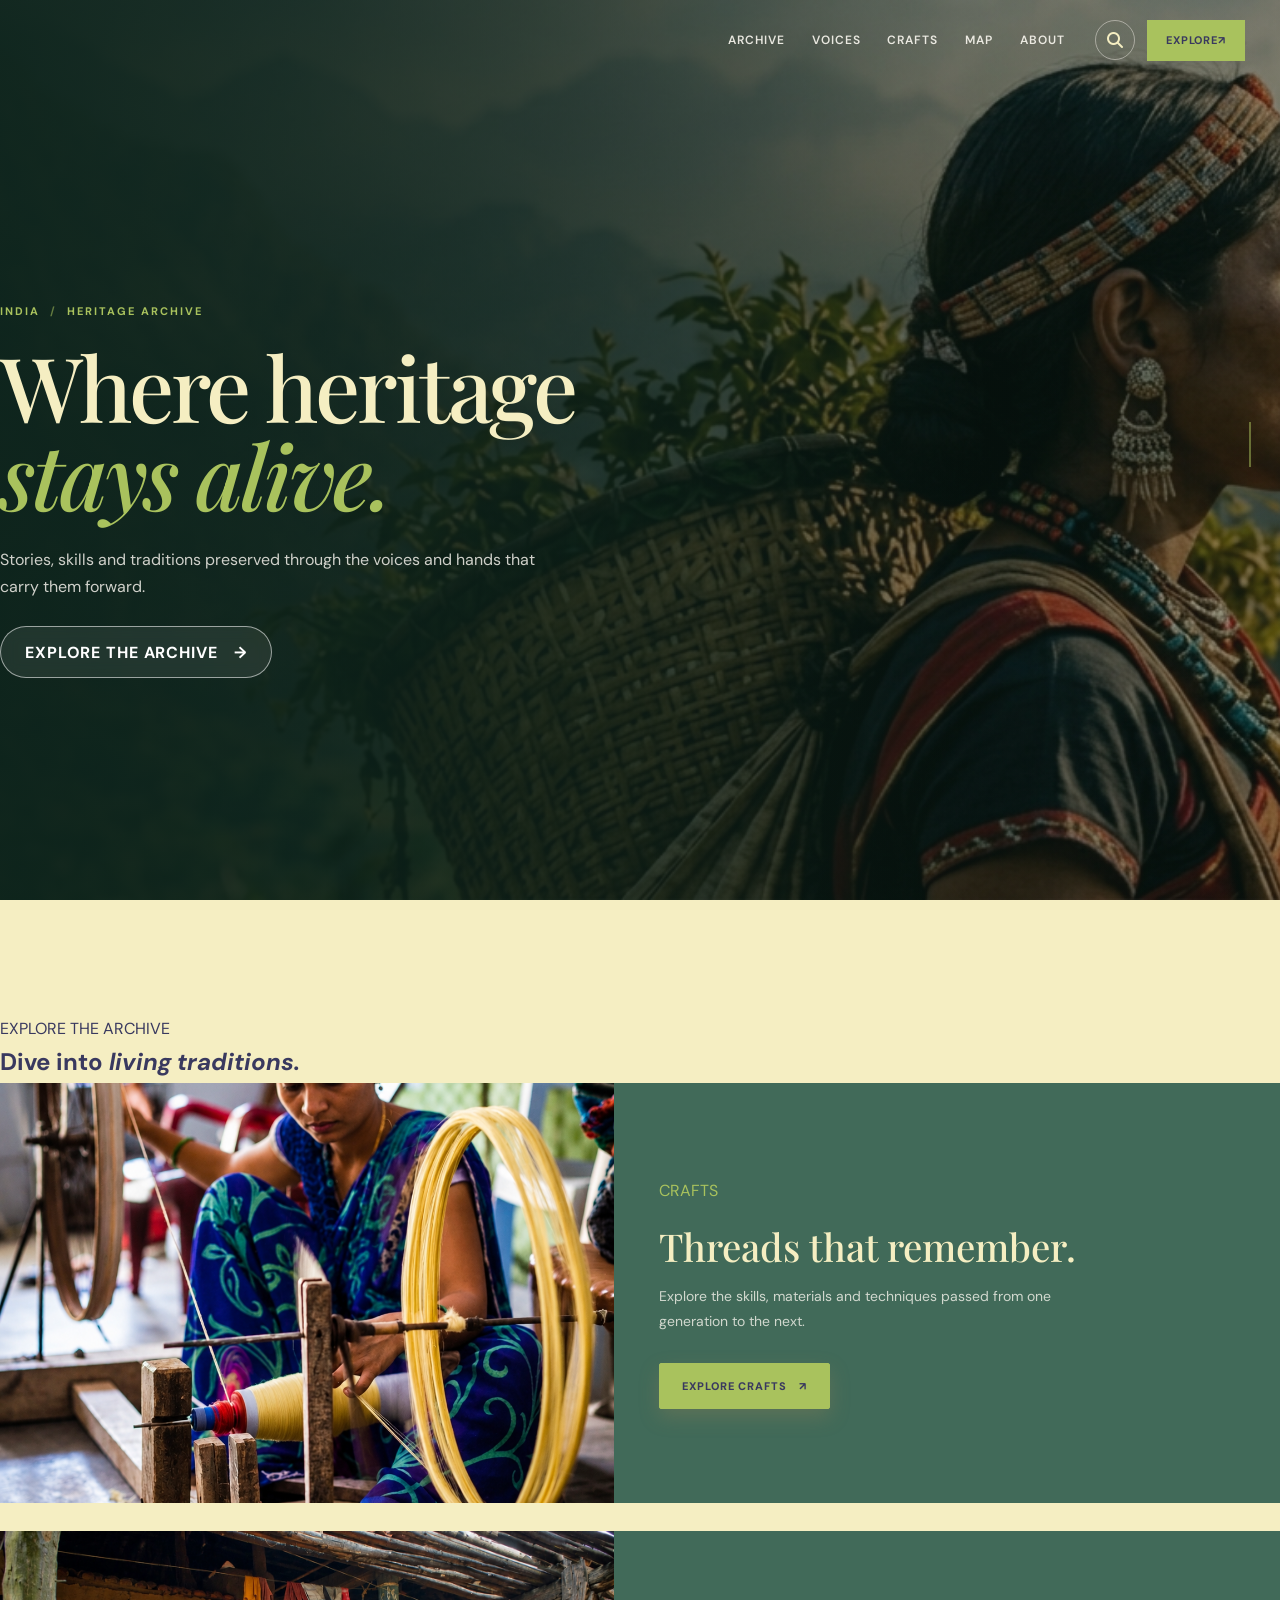
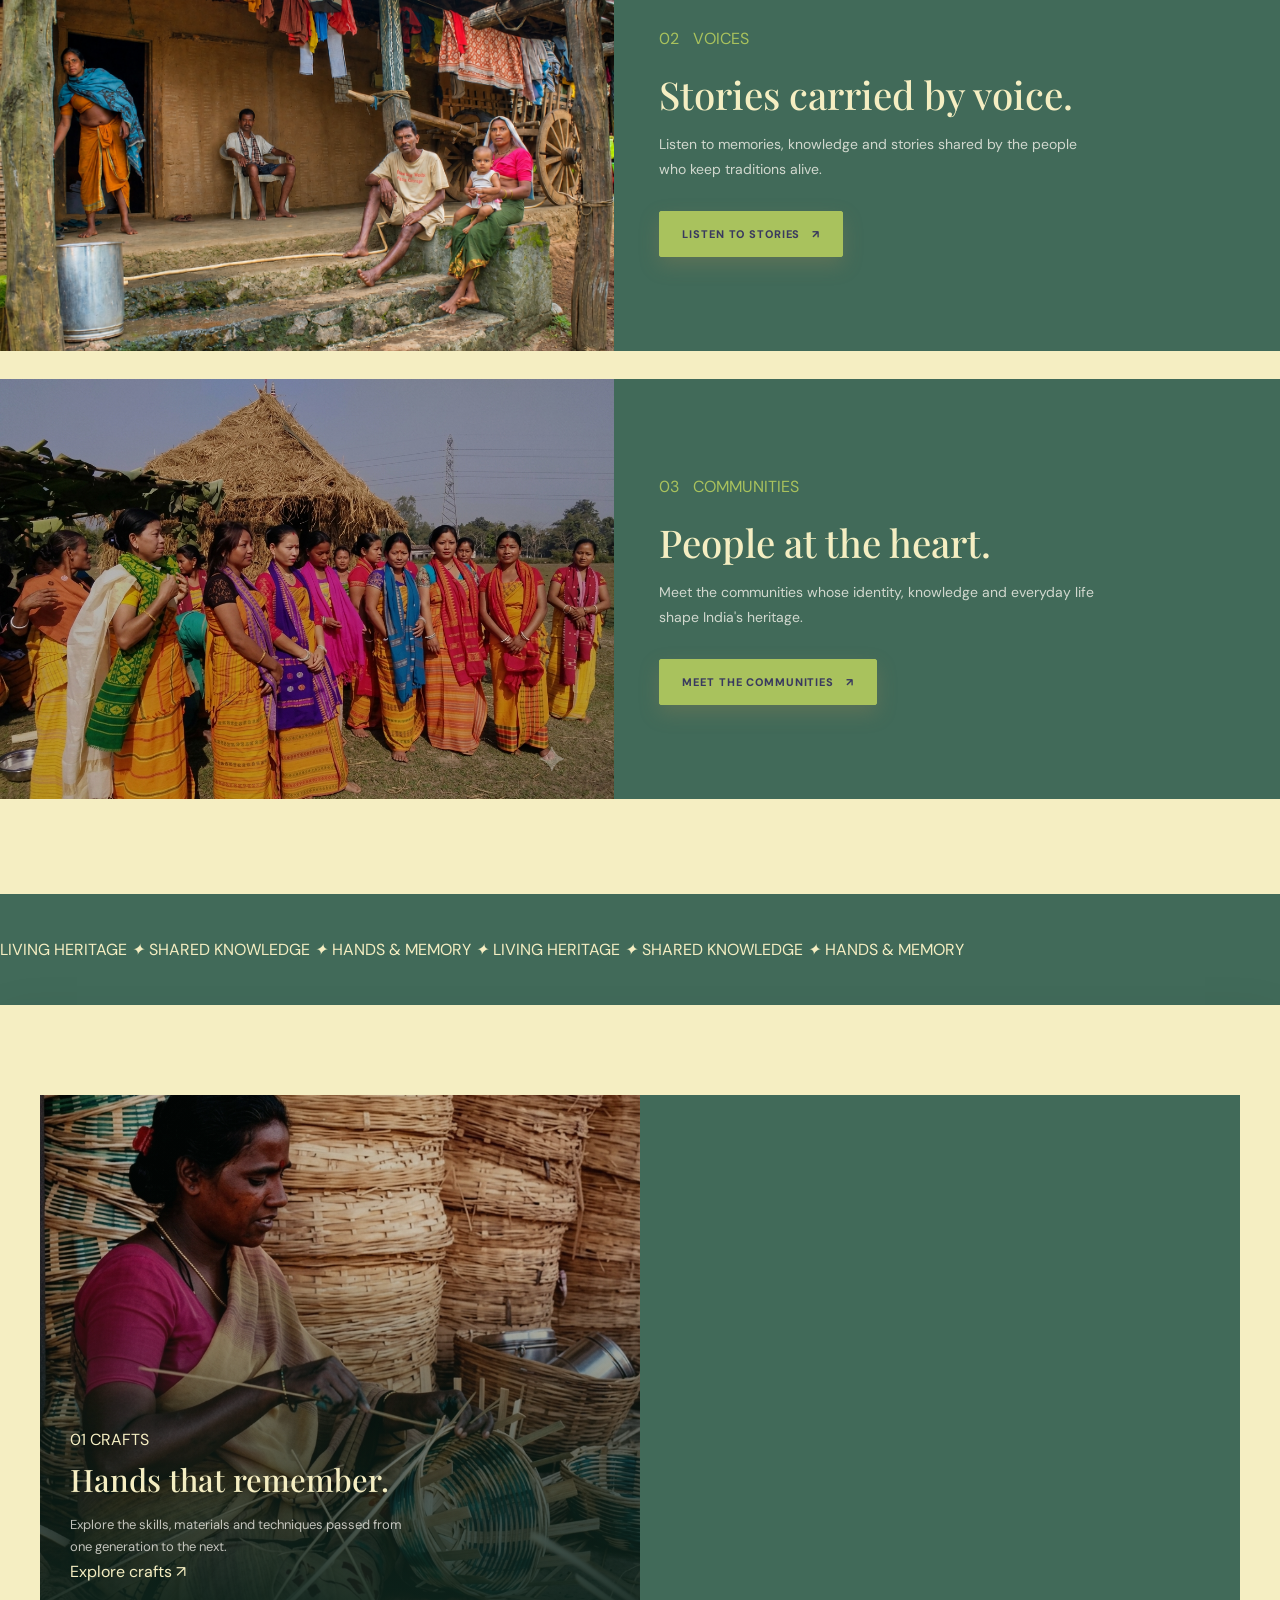
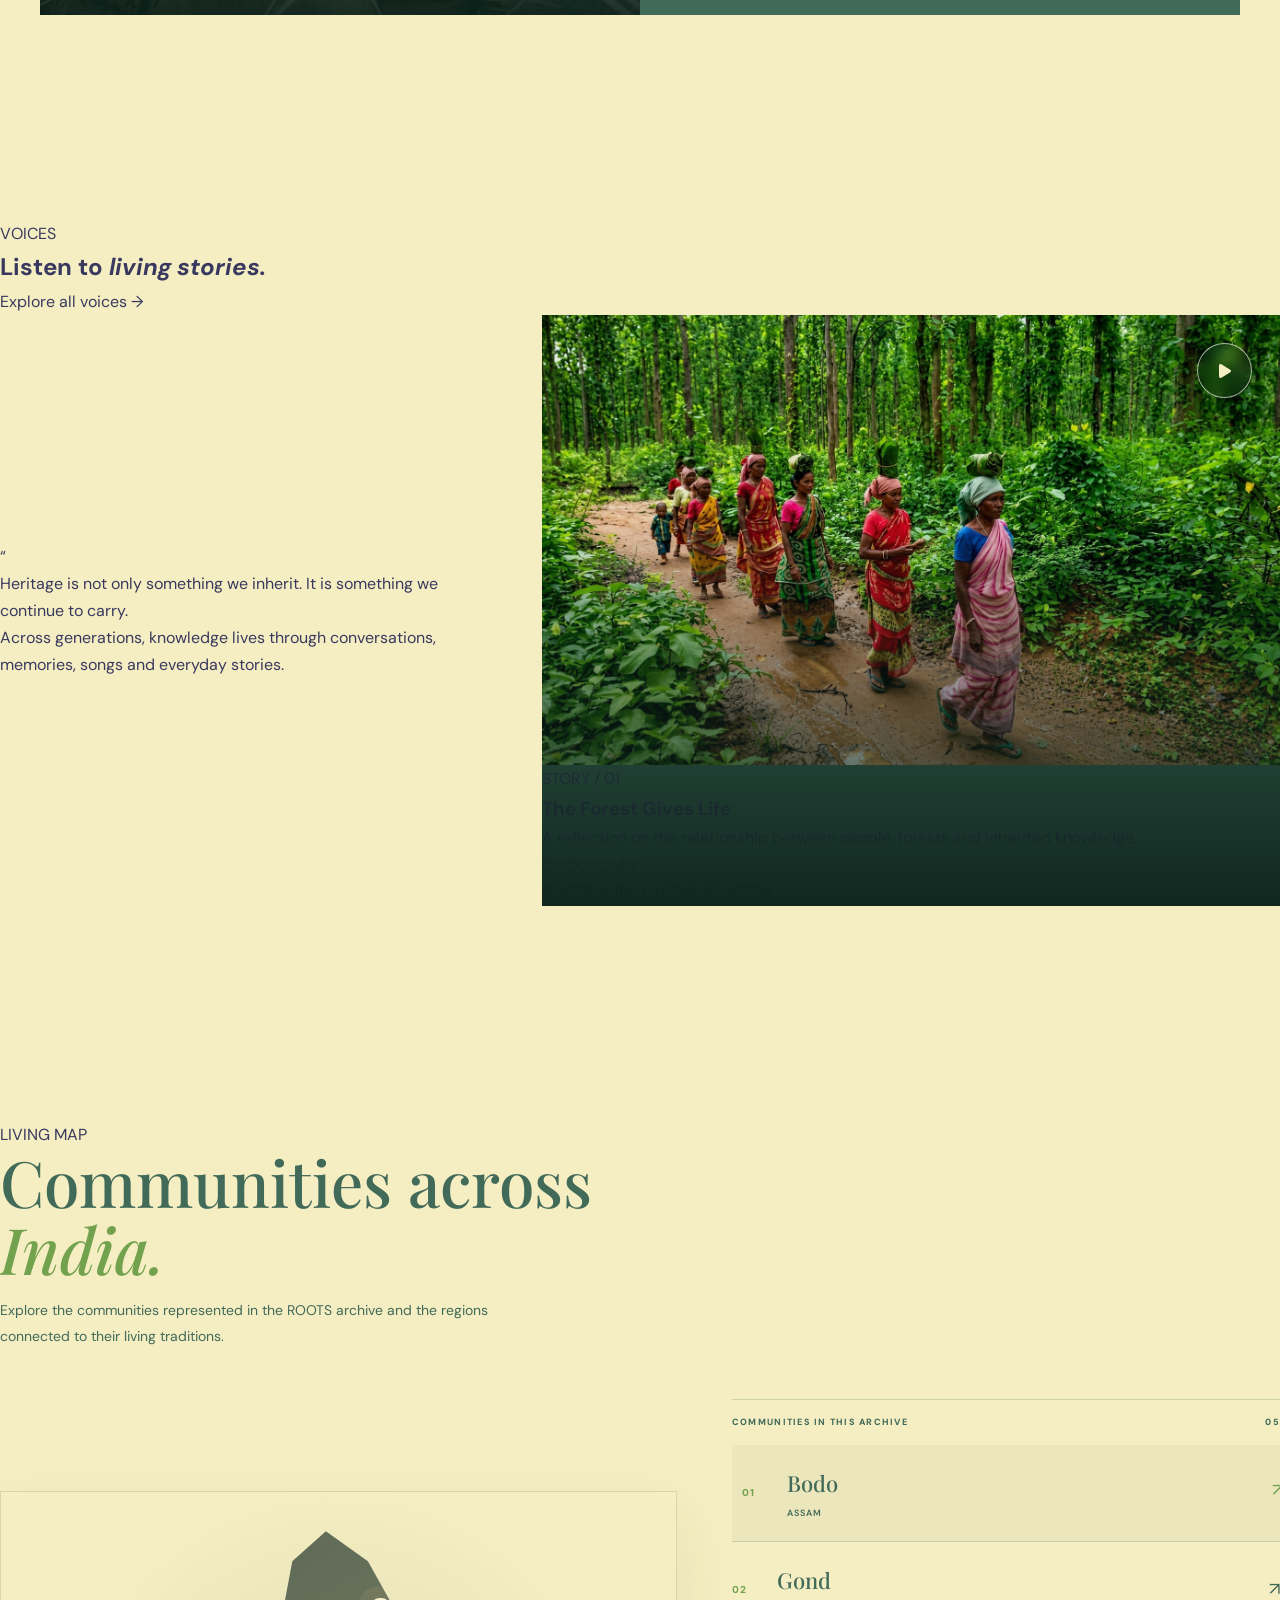
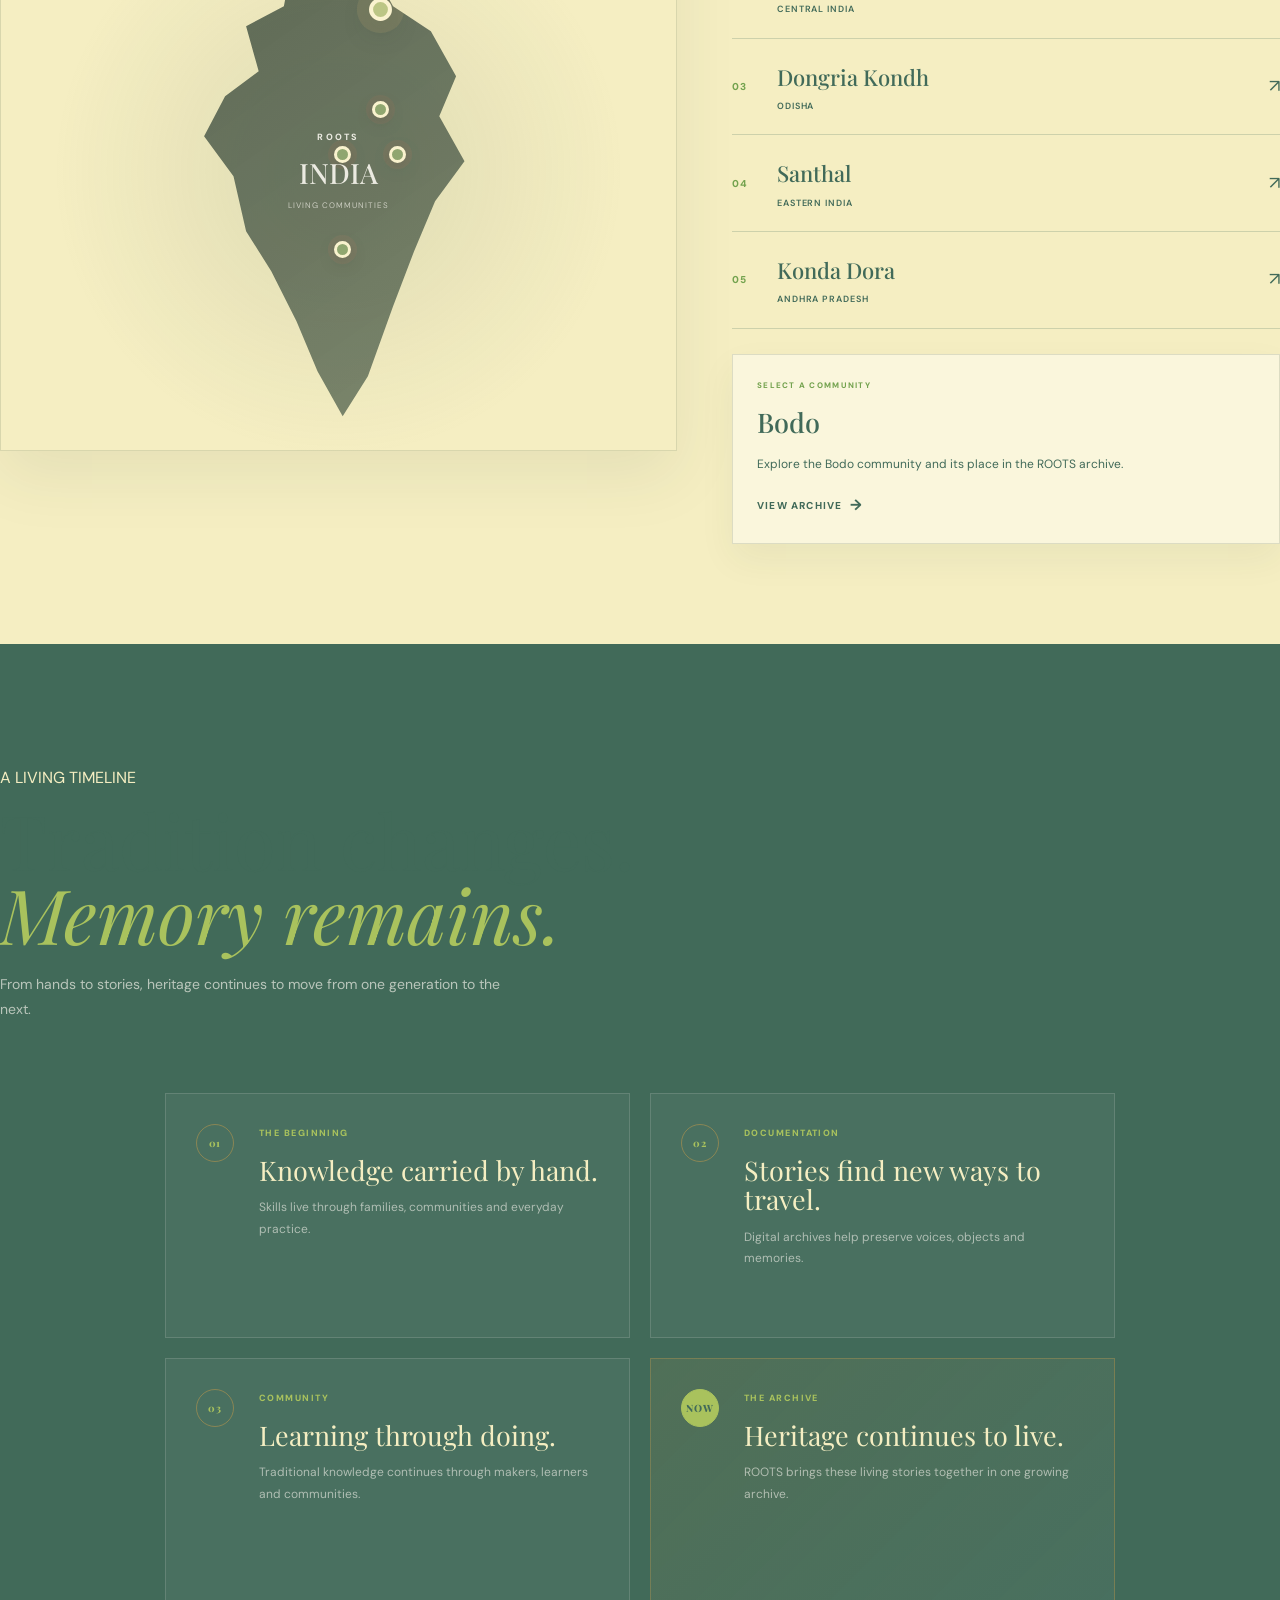
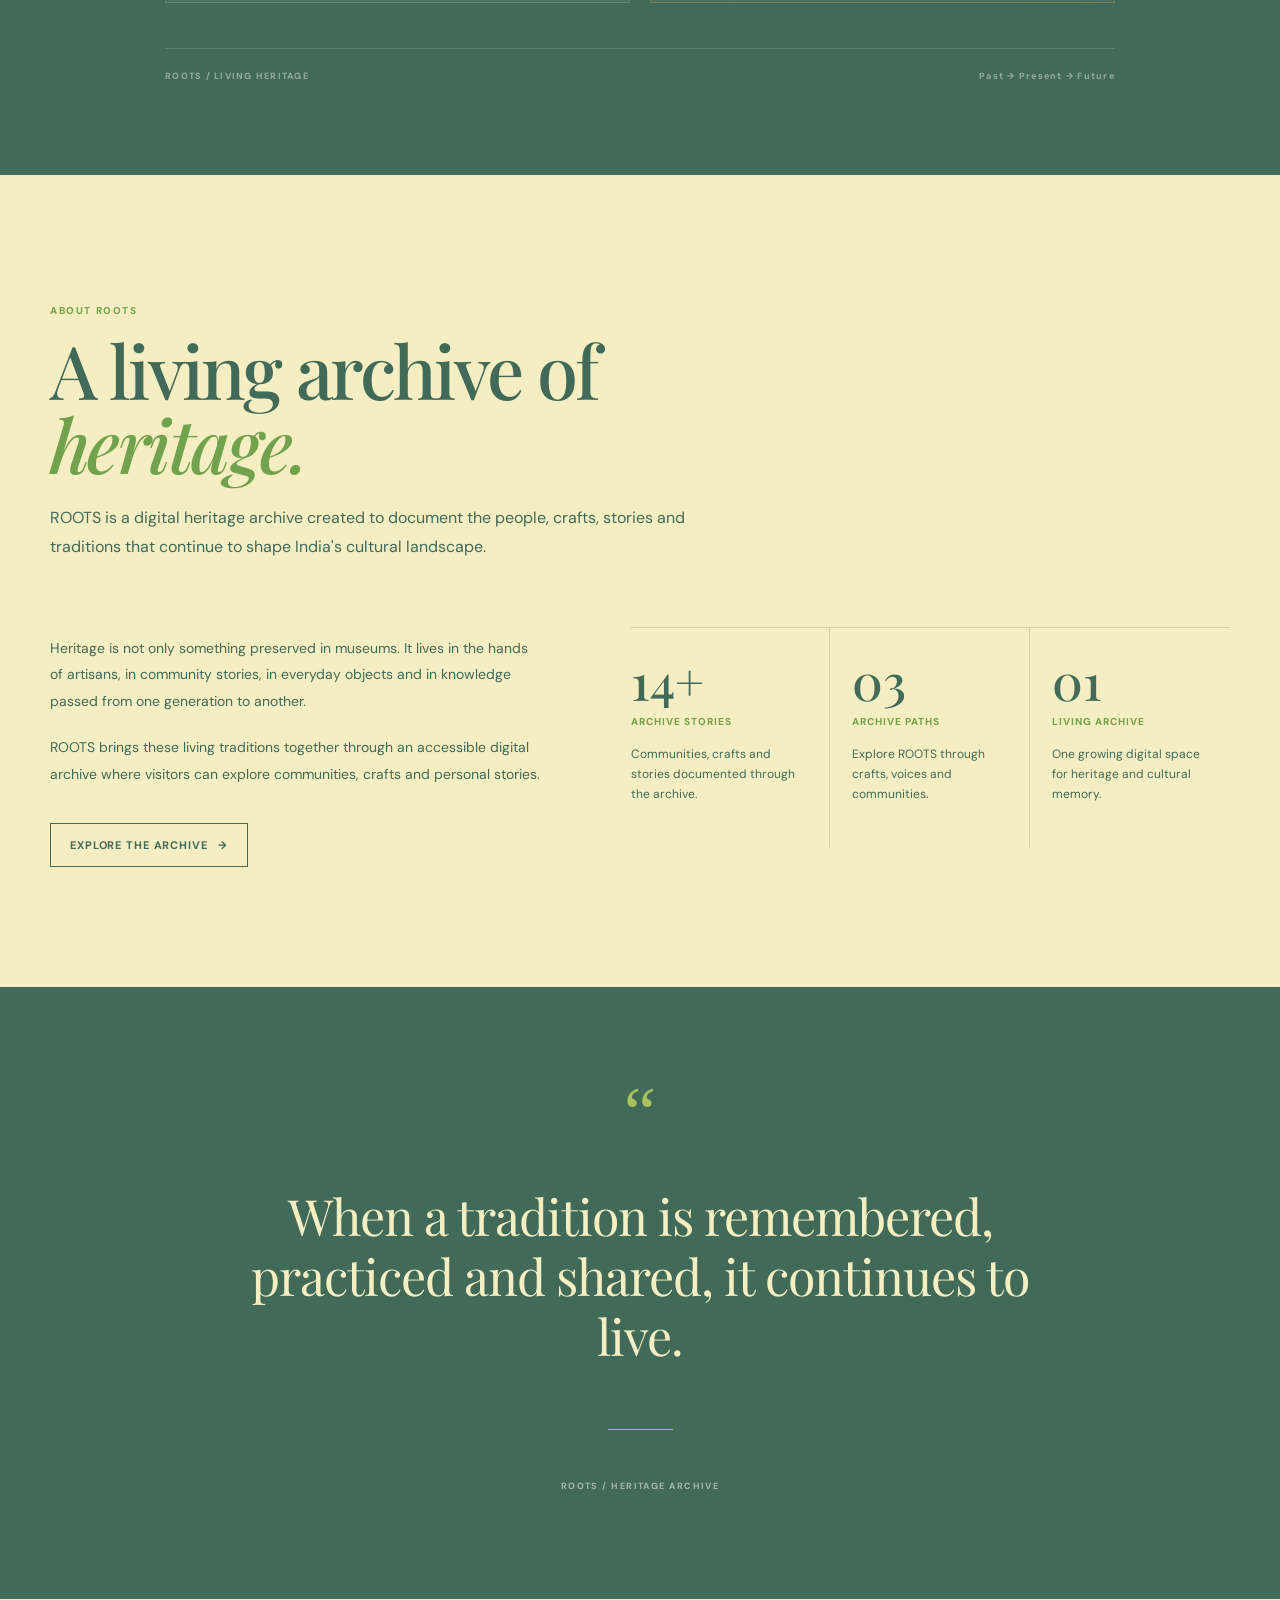
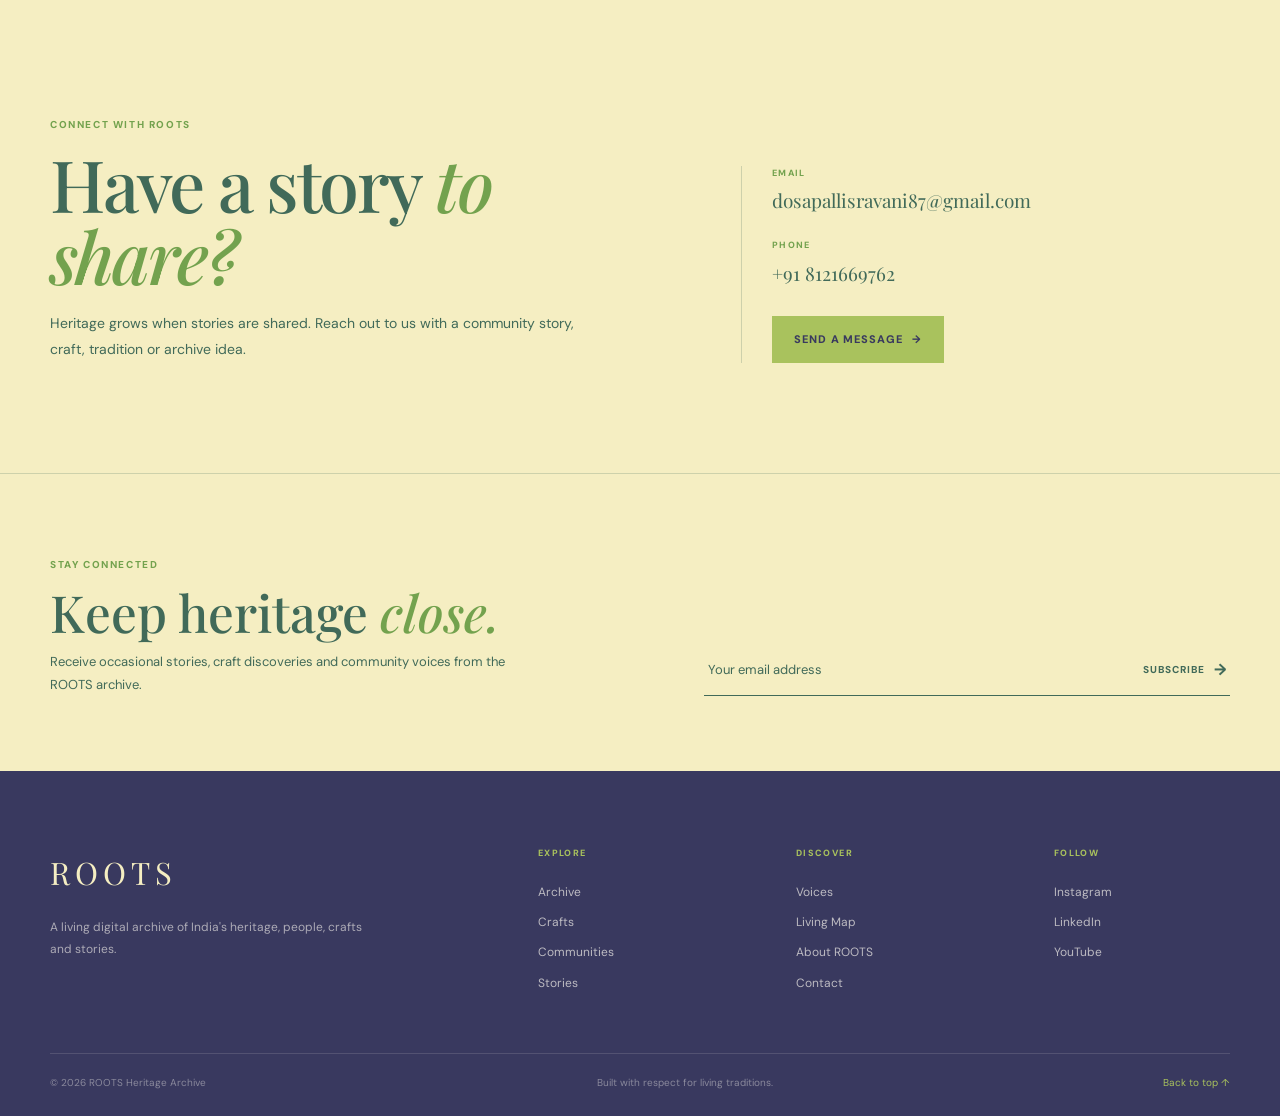
<file: Level2-Task2-ResponsiveDesign/index.html>
<!DOCTYPE html>
<html lang="en">

<head>
    <meta charset="UTF-8">

    <meta name="viewport"
          content="width=device-width, initial-scale=1.0">

    <meta name="description"
          content="ROOTS — Heritage & Artisan Archive celebrating living traditions, communities, crafts and stories from India.">

    <meta name="theme-color"
          content="#18382d">

    <title>ROOTS </title>

    <!-- Google Fonts -->
    <link rel="preconnect" href="https://fonts.googleapis.com">

    <link rel="preconnect"
          href="https://fonts.gstatic.com"
          crossorigin>

    <link href="https://fonts.googleapis.com/css2?family=DM+Sans:wght@400;500;600;700&family=Playfair+Display:wght@500;600;700&display=swap"
          rel="stylesheet">

    <!-- Font Awesome -->
    <link rel="stylesheet"
          href="https://cdnjs.cloudflare.com/ajax/libs/font-awesome/6.5.2/css/all.min.css">

    <!-- ROOTS CSS -->
    <link rel="stylesheet"
          href="style.css?v=final1">
</head>


<body>

     </div>



    <!-- =====================================================
         HEADER / NAVIGATION
    ====================================================== -->

    <header class="site-header" id="siteHeader">

        <nav class="navbar">

            <!-- ROOTS LOGO -->

            <a href="#home"
               class="brand"
               aria-label="ROOTS Home">

                

                
            </a>



            <!-- DESKTOP NAVIGATION -->

            <div class="desktop-nav"
                 id="desktopNav">

                <a href="#archive">
                    Archive
                </a>

                <a href="#voices">
                    Voices
                </a>

                <a href="#crafts">
                    Crafts
                </a>

                <a href="#map">
                    Map
                </a>

                <a href="#about">
                    About
                </a>

            </div>



            <!-- NAVIGATION ACTIONS -->

            <div class="nav-actions">

                <button
                    class="nav-search-btn"
                    id="navSearchBtn"
                    type="button"
                    aria-label="Open search">

                    <i class="fa-solid fa-magnifying-glass"></i>

                </button>


                <a href="archive.html"
                   class="nav-explore-btn">

                    Explore

                    <span>
                        ↗
                    </span>

                </a>


                <!-- MOBILE MENU -->

                <button
                    class="menu-toggle"
                    id="menuToggle"
                    type="button"
                    aria-label="Open navigation menu"
                    aria-expanded="false">

                    <span></span>
                    <span></span>
                    <span></span>

                </button>

            </div>

        </nav>



        <!-- =================================================
             MOBILE NAVIGATION
        ================================================== -->

        <div class="mobile-nav"
             id="mobileNav">

            <div class="mobile-nav-inner">

                <a href="#archive">

                    <span>
                        01
                    </span>

                    Archive

                </a>


                <a href="#voices">

                    <span>
                        02
                    </span>

                    Voices

                </a>


                <a href="#crafts">

                    <span>
                        03
                    </span>

                    Crafts

                </a>


                <a href="#map">

                    <span>
                        04
                    </span>

                    Living Map

                </a>


                <a href="#about">

                    <span>
                        05
                    </span>

                    About

                </a>


                <a href="archive.html"
                   class="mobile-explore-link">

                    Explore the Archive

                    <span>
                        →
                    </span>

                </a>

            </div>

        </div>

    </header>



    <!-- =====================================================
         SEARCH OVERLAY
    ====================================================== -->

    <div class="search-overlay"
         id="searchOverlay"
         aria-hidden="true">

        <div class="search-overlay-inner">

            <button
                class="search-close"
                id="searchClose"
                type="button"
                aria-label="Close search">

                <i class="fa-solid fa-xmark"></i>

            </button>


            <span class="section-eyebrow">
                ROOTS / SEARCH
            </span>


            <h2>
                Search the archive.
            </h2>


            <p>
                Find communities, crafts and stories preserved
                through generations.
            </p>


            <form class="home-search-form"
                  id="homeSearchForm">

                <div class="search-input-wrap">

                    <i class="fa-solid fa-magnifying-glass"></i>

                    <input
                        type="search"
                        id="homeSearchInput"
                        placeholder="Search heritage, crafts, communities..."
                        autocomplete="off"
                    >

                </div>


                <button
                    type="submit"
                    class="primary-btn">

                    Search

                    <span>
                        →
                    </span>

                </button>

            </form>

        </div>

    </div>



    <!-- =====================================================
         MAIN CONTENT
    ====================================================== -->

    <main>


        <!-- =================================================
             HERO
        ================================================== -->

        <section class="hero"
                 id="home">

            <!-- HERO IMAGE -->

            <div class="hero-image-wrap">

                <img
                    src="images/hero.jpg"
                    alt="Indian tribal heritage landscape"
                    class="hero-image"
                >

                <div class="hero-overlay"></div>

                <div class="hero-grain"></div>

            </div>



            <!-- HERO CONTENT -->

            <div class="hero-content">

                <div class="hero-copy reveal">

                    <span class="hero-eyebrow">

                        INDIA

                        <span>
                            /
                        </span>

                        HERITAGE ARCHIVE

                    </span>


                    <h1>

                        Where heritage
                        <em>stays alive.</em>

                    </h1>


                    <p class="hero-description">

                        Stories, skills and traditions preserved
                        through the voices and hands that carry
                        them forward.

                    </p>


                    <a href="#archive"
                       class="hero-btn">

                        <span>
                            Explore the Archive
                        </span>

                        <span class="hero-btn-arrow">
                            →
                        </span>

                    </a>

                </div>




                </div>



                <!-- HERO COUNTER -->

                <div class="hero-counter">


                    <span class="counter-line"></span>

                    
                </div>

            </div>



            <!-- SCROLL INDICATOR -->

            <a href="#archive"
               class="hero-scroll">

                <span class="hero-scroll-text">
                    SCROLL TO EXPLORE
                </span>

                <span class="hero-scroll-line"></span>

            </a>

        </section>



        <!-- =================================================
             EXPLORE THE ARCHIVE
        ================================================== -->

        <section class="archive-section section-cream"
                 id="archive">

            <div class="container">


                <!-- SECTION HEADING -->

                <div class="section-heading split-heading reveal">

                    <div>

                        <span class="section-eyebrow">
                            EXPLORE THE ARCHIVE
                        </span>


                        <h2>

                            Dive into
                            <em>living traditions.</em>

                        </h2>

                    </div>


 
                </div>



                <!-- =================================================
                     ARCHIVE FEATURE CARDS
                ================================================== -->

                <div class="archive-feature-grid">


                    <!-- CRAFTS -->

                    <a href="archive.html?category=crafts"
                       class="archive-feature-card archive-craft reveal">

                        <div class="archive-feature-image">

                            <img
    src="images/handloomweaving.png"
    alt="Traditional handloom weaving"
    loading="lazy"
>
    

                        </div>


                        <div class="archive-feature-content">

                            <div class="archive-feature-top">


                                <span class="archive-type">
                                    CRAFTS
                                </span>

                            </div>


                            <h3>
                            Threads that remember.
                            </h3>


                            <p>

                                Explore the skills, materials and
                                techniques passed from one generation
                                to the next.

                            </p>


                            <span class="card-link">

                                Explore crafts

                                <span>
                                    ↗
                                </span>

                            </span>

                        </div>

                    </a>



                    <!-- VOICES -->

                    <a href="#voices"
                       class="archive-feature-card archive-voice reveal">

                        <div class="archive-feature-image">

                            <img
                                src="images/storiesfromhome.png"
                                alt="Heritage stories from home"
                                loading="lazy"
                            >

                        </div>


                        <div class="archive-feature-content">

                            <div class="archive-feature-top">

                                <span class="archive-number">
                                    02
                                </span>

                                <span class="archive-type">
                                    VOICES
                                </span>

                            </div>


                            <h3>
                                Stories carried by voice.
                            </h3>


                            <p>

                                Listen to memories, knowledge and
                                stories shared by the people who
                                keep traditions alive.

                            </p>


                            <span class="card-link">

                                Listen to stories

                                <span>
                                    ↗
                                </span>

                            </span>

                        </div>

                    </a>



                    <!-- COMMUNITIES -->

                    <a href="archive.html?category=communities"
                       class="archive-feature-card archive-community reveal">

                        <div class="archive-feature-image">

                            <img
                                src="images/bodo.jpg"
                                alt="Bodo community heritage"
                                loading="lazy"
                            >

                        </div>


                        <div class="archive-feature-content">

                            <div class="archive-feature-top">

                                <span class="archive-number">
                                    03
                                </span>

                                <span class="archive-type">
                                    COMMUNITIES
                                </span>

                            </div>


                            <h3>
                                People at the heart.
                            </h3>


                            <p>

                                Meet the communities whose identity,
                                knowledge and everyday life shape
                                India's heritage.

                            </p>


                            <span class="card-link">

                                Meet the communities

                                <span>
                                    ↗
                                </span>

                            </span>

                        </div>

                    </a>

                </div>

            </div>

        </section>



        <!-- =================================================
             DECORATIVE HERITAGE STRIP
        ================================================== -->

        <section class="statement-strip">

            <div class="statement-track">

                <span>
                    LIVING HERITAGE
                </span>

                <i>
                    ✦
                </i>

                <span>
                    SHARED KNOWLEDGE
                </span>

                <i>
                    ✦
                </i>

                <span>
                    HANDS &amp; MEMORY
                </span>

                <i>
                    ✦
                </i>

                <span>
                    LIVING HERITAGE
                </span>

                <i>
                    ✦
                </i>

                <span>
                    SHARED KNOWLEDGE
                </span>

                <i>
                    ✦
                </i>

                <span>
                    HANDS &amp; MEMORY
                </span>

            </div>

        </section>
                <!-- =================================================
             FEATURED CRAFT
        ================================================== -->
  <section class="craft-feature section-light"
                 id="crafts">

            <div class="container">

                <div class="craft-feature-grid">
        <a href="archive.html?category=crafts"
   class="archive-feature-card archive-craft archive-horizontal reveal">

    <div class="archive-feature-image">

        <img
            src="images/bamboocraft.jpg"
            alt="Traditional bamboo craft"
            loading="lazy"
        >

    </div>


    <div class="archive-feature-content">

        <div class="archive-feature-top">

            <span class="archive-number">
                01
            </span>

            <span class="archive-type">
                CRAFTS
            </span>

        </div>


        <h3>
            Hands that remember.
        </h3>


        <p>
            Explore the skills, materials and techniques
            passed from one generation to the next.
        </p>


        <span class="card-link">

            Explore crafts

            <span>
                ↗
            </span>

        </span>

    </div>

</a>
        

                </div>

            </div>

        </section>



        <!-- =================================================
             VOICES SECTION
        ================================================== -->

        <section class="voices-section section-cream"
                 id="voices">

            <div class="container">


                <!-- VOICES HEADING -->

                <div class="voices-heading reveal">

                    <div>

                        <span class="section-eyebrow">
                            VOICES
                        </span>


                        <h2>

                            Listen to
                            <em>living stories.</em>

                        </h2>

                    </div>


                    <a href="archive.html?category=stories"
                       class="text-link">

                        Explore all voices

                        <span>
                            →
                        </span>

                    </a>

                </div>



                <!-- VOICES GRID -->

                <div class="voices-grid">


                    <!-- VOICE INTRO -->

                    <div class="voice-intro reveal">

                        <div class="voice-quote-mark">
                            “
                        </div>


                        <blockquote>

                            Heritage is not only something
                            we inherit. It is something we
                            continue to carry.

                        </blockquote>


                        <p>

                            Across generations, knowledge lives
                            through conversations, memories,
                            songs and everyday stories.

                        </p>

                    </div>



                    <!-- VOICE CARD -->

                    <article class="voice-card reveal">


                        <div class="voice-card-image">

                            <img
                                src="images/theforestgiveuslife.png"
                                alt="A heritage story connected to the forest"
                                loading="lazy"
                            >


                            <div class="voice-image-overlay"></div>


                            <button
                                class="voice-play"
                                id="voicePlay"
                                type="button"
                                aria-label="Play story">

                                <i class="fa-solid fa-play"></i>

                            </button>

                        </div>



                        <div class="voice-card-body">


                            <div class="voice-card-label">
                                STORY / 01
                            </div>


                            <h3>
                                The Forest Gives Life
                            </h3>


                            <p>

                                A reflection on the relationship
                                between people, forests and
                                inherited knowledge.

                            </p>



                            <!-- AUDIO STYLE PLAYER -->

                            <div class="voice-player">


                                <div class="voice-player-top">

                                    <span id="voiceStatus">
                                        00:00
                                    </span>

                                    <span>
                                        02:48
                                    </span>

                                </div>


                                <div class="voice-progress">

                                    <span id="voiceProgress"></span>

                                </div>


                                <div class="voice-player-bottom">

                                    <span>
                                        ROOTS AUDIO ARCHIVE
                                    </span>

                                    <span>
                                        LISTEN
                                    </span>

                                </div>

                            </div>

                        </div>

                    </article>

                </div>

            </div>

        </section>



        
<!-- =================================================
     LIVING MAP
================================================== -->

<section class="map-section section-light"
         id="map">

    <div class="container">

        <!-- MAP HEADING -->

        <div class="map-heading reveal">

            <span class="section-eyebrow">
                LIVING MAP
            </span>

            <h2>
                Communities across
                <em>India.</em>
            </h2>

            <p>
                Explore the communities represented in the
                ROOTS archive and the regions connected to
                their living traditions.
            </p>

        </div>


        <!-- MAP LAYOUT -->

        <div class="map-layout">


            <!-- INDIA MAP -->

            <div class="india-map-wrap reveal">

                <div class="map-paper">

                    <div class="india-map-shape"
                         aria-label="India community map">

                        <!-- ASSAM / BODO -->

                        <button
                            class="map-pin pin-bodo"
                            type="button"
                            data-region="bodo"
                            aria-label="Bodo community in Assam">
                        </button>


                        <!-- ODISHA / DONGRIA -->

                        <button
                            class="map-pin pin-dongria"
                            type="button"
                            data-region="dongria"
                            aria-label="Dongria Kondh community in Odisha">
                        </button>


                        <!-- CENTRAL INDIA / GOND -->

                        <button
                            class="map-pin pin-gond"
                            type="button"
                            data-region="gond"
                            aria-label="Gond community in Central India">
                        </button>


                        <!-- JHARKHAND / SANTHAL -->

                        <button
                            class="map-pin pin-santhal"
                            type="button"
                            data-region="santhal"
                            aria-label="Santhal community">
                        </button>


                        <!-- ANDHRA PRADESH / KONDA DORA -->

                        <button
                            class="map-pin pin-konda"
                            type="button"
                            data-region="konda"
                            aria-label="Konda Dora community in Andhra Pradesh">
                        </button>

                    </div>


                    <!-- MAP TITLE -->

                    <div class="map-center-label">
                        <span>ROOTS</span>
                        <strong>INDIA</strong>
                        <small>Living communities</small>
                    </div>

                </div>

            </div>


            <!-- COMMUNITY LIST -->

            <div class="region-list reveal">

                <div class="region-list-header">

                    <span>
                        COMMUNITIES IN THIS ARCHIVE
                    </span>

                    <span>
                        05
                    </span>

                </div>


                <!-- BODO -->

                <button
                    class="region-item active"
                    type="button"
                    data-region="bodo">

                    <span class="region-number">
                        01
                    </span>

                    <span class="region-name">
                        Bodo
                        <small>Assam</small>
                    </span>

                    <span class="region-arrow">
                        ↗
                    </span>

                </button>


                <!-- GOND -->

                <button
                    class="region-item"
                    type="button"
                    data-region="gond">

                    <span class="region-number">
                        02
                    </span>

                    <span class="region-name">
                        Gond
                        <small>Central India</small>
                    </span>

                    <span class="region-arrow">
                        ↗
                    </span>

                </button>


                <!-- DONGRIA -->

                <button
                    class="region-item"
                    type="button"
                    data-region="dongria">

                    <span class="region-number">
                        03
                    </span>

                    <span class="region-name">
                        Dongria Kondh
                        <small>Odisha</small>
                    </span>

                    <span class="region-arrow">
                        ↗
                    </span>

                </button>


                <!-- SANTHAL -->

                <button
                    class="region-item"
                    type="button"
                    data-region="santhal">

                    <span class="region-number">
                        04
                    </span>

                    <span class="region-name">
                        Santhal
                        <small>Eastern India</small>
                    </span>

                    <span class="region-arrow">
                        ↗
                    </span>

                </button>


                <!-- KONDA DORA -->

                <button
                    class="region-item"
                    type="button"
                    data-region="konda">

                    <span class="region-number">
                        05
                    </span>

                    <span class="region-name">
                        Konda Dora
                        <small>Andhra Pradesh</small>
                    </span>

                    <span class="region-arrow">
                        ↗
                    </span>

                </button>


                <!-- MAP INFO -->

                <div class="map-info-card">

                    <span class="map-info-label">
                        SELECT A COMMUNITY
                    </span>

                    <h3 id="mapInfoTitle">
                        Bodo
                    </h3>

                    <p id="mapInfoText">
                        Explore the Bodo community and
                        its place in the ROOTS archive.
                    </p>

                    <a
                        href="details.html?id=bodo"
                        id="mapInfoLink"
                        class="map-info-link">

                        View Archive
                        <span>→</span>

                    </a>

                </div>

            </div>

        </div>

    </div>

                        </section>

    <!-- =================================================
     HERITAGE TIMELINE
================================================== -->

<section class="timeline-section section-forest">

    <div class="container">

        <div class="timeline-heading reveal">

            <span class="section-eyebrow light">
                A LIVING TIMELINE
            </span>

            <h2>
                Tradition changes.
                <em>Memory remains.</em>
            </h2>

            <p class="timeline-intro">
                From hands to stories, heritage continues
                to move from one generation to the next.
            </p>

        </div>


        <div class="timeline">


            <!-- 01 -->

            <article class="timeline-card reveal">

                <span class="timeline-year">
                    01
                </span>

                <div class="timeline-card-content">

                    <span class="timeline-label">
                        THE BEGINNING
                    </span>

                    <h3>
                        Knowledge carried by hand.
                    </h3>

                    <p>
                        Skills live through families,
                        communities and everyday practice.
                    </p>

                </div>

            </article>


            <!-- 02 -->

            <article class="timeline-card reveal">

                <span class="timeline-year">
                    02
                </span>

                <div class="timeline-card-content">

                    <span class="timeline-label">
                        DOCUMENTATION
                    </span>

                    <h3>
                        Stories find new ways to travel.
                    </h3>

                    <p>
                        Digital archives help preserve
                        voices, objects and memories.
                    </p>

                </div>

            </article>


            <!-- 03 -->

            <article class="timeline-card reveal">

                <span class="timeline-year">
                    03
                </span>

                <div class="timeline-card-content">

                    <span class="timeline-label">
                        COMMUNITY
                    </span>

                    <h3>
                        Learning through doing.
                    </h3>

                    <p>
                        Traditional knowledge continues
                        through makers, learners and communities.
                    </p>

                </div>

            </article>


            <!-- 04 -->

            <article class="timeline-card timeline-card-final reveal">

                <span class="timeline-year">
                    NOW
                </span>

                <div class="timeline-card-content">

                    <span class="timeline-label">
                        THE ARCHIVE
                    </span>

                    <h3>
                        Heritage continues to live.
                    </h3>

                    <p>
                        ROOTS brings these living stories
                        together in one growing archive.
                    </p>

                </div>

            </article>


        </div>


        <div class="timeline-footer reveal">

            <span>
                ROOTS / LIVING HERITAGE
            </span>

            <span>
                Past → Present → Future
            </span>

        </div>

    </div>

</section>                    







<!-- =========================================================
     ABOUT SECTION
     ========================================================= -->

<section class="about-section" id="about">

    <div class="section-shell">

        <div class="about-heading reveal">

            <span class="section-kicker">
                ABOUT ROOTS
            </span>

            <h2>
                A living archive of
                <em>heritage.</em>
            </h2>

            <p class="about-intro">
                ROOTS is a digital heritage archive created to document
                the people, crafts, stories and traditions that continue
                to shape India's cultural landscape.
            </p>

        </div>


        <div class="about-grid">

            <!-- LEFT CONTENT -->

            <div class="about-copy reveal">

                <p>
                    Heritage is not only something preserved in museums.
                    It lives in the hands of artisans, in community stories,
                    in everyday objects and in knowledge passed from one
                    generation to another.
                </p>

                <p>
                    ROOTS brings these living traditions together through
                    an accessible digital archive where visitors can
                    explore communities, crafts and personal stories.
                </p>

                <a href="archive.html" class="outline-btn">
                    Explore the Archive
                    <span>→</span>
                </a>

            </div>


            <!-- RIGHT STATS -->

            <div class="about-stats reveal">

                <div class="about-stat">

                    <strong>14+</strong>

                    <span>
                        Archive Stories
                    </span>

                    <p>
                        Communities, crafts and stories
                        documented through the archive.
                    </p>

                </div>


                <div class="about-stat">

                    <strong>03</strong>

                    <span>
                        Archive Paths
                    </span>

                    <p>
                        Explore ROOTS through crafts,
                        voices and communities.
                    </p>

                </div>


                <div class="about-stat">

                    <strong>01</strong>

                    <span>
                        Living Archive
                    </span>

                    <p>
                        One growing digital space for
                        heritage and cultural memory.
                    </p>

                </div>

            </div>

        </div>

    </div>

</section>


<!-- =========================================================
     HERITAGE STATEMENT
     ========================================================= -->

<section class="heritage-statement">

    <div class="statement-inner reveal">

        <span class="statement-mark">“</span>

        <p>
            When a tradition is remembered, practiced and shared,
            it continues to live.
        </p>

        <span class="statement-line"></span>

        <small>
            ROOTS / HERITAGE ARCHIVE
        </small>

    </div>

</section>


<!-- =========================================================
     CONTACT / CONNECT SECTION
     ========================================================= -->

<section class="contact-section" id="contact">

    <div class="section-shell">

        <div class="contact-grid">

            <div class="contact-copy reveal">

                <span class="section-kicker">
                    CONNECT WITH ROOTS
                </span>

                <h2>
                    Have a story
                    <em>to share?</em>
                </h2>

                <p>
                    Heritage grows when stories are shared.
                    Reach out to us with a community story,
                    craft, tradition or archive idea.
                </p>

            </div>


            <div class="contact-actions reveal">

                <div class="contact-detail">

                    <span class="contact-label">
                        EMAIL
                    </span>

                    <a href="dosapallisravani87@gmail.com">
                        dosapallisravani87@gmail.com
                    </a>

                </div>


                <div class="contact-detail">

                    <span class="contact-label">
                        PHONE
                    </span>

                    <a href="tel:+91 8121669762">
                        +91 8121669762
                    </a>

                </div>


                <button
                    type="button"
                    class="gold-btn"
                    id="openMessageModal"
                >
                    Send a Message
                    <span>→</span>
                </button>

            </div>

        </div>

    </div>

</section>
<!-- =========================================================
     NEWSLETTER SECTION
     ========================================================= -->

<section class="newsletter-section">

    <div class="newsletter-inner reveal">

        <div class="newsletter-copy">

            <span class="section-kicker">
                STAY CONNECTED
            </span>

            <h2>
                Keep heritage
                <em>close.</em>
            </h2>

            <p>
                Receive occasional stories, craft discoveries and
                community voices from the ROOTS archive.
            </p>

        </div>


        <form class="newsletter-form" id="newsletterForm">

            <label for="newsletterEmail" class="sr-only">
                Email address
            </label>

            <input
                type="email"
                id="newsletterEmail"
                name="email"
                placeholder="Your email address"
                required
            >

            <button type="submit">
                Subscribe
                <span>→</span>
            </button>

        </form>

    </div>

</section>


<!-- =========================================================
     MESSAGE MODAL
     ========================================================= -->

<div
    class="message-modal"
    id="messageModal"
    aria-hidden="true"
>

    <div class="message-modal-backdrop" data-close-modal></div>


    <div
        class="message-modal-box"
        role="dialog"
        aria-modal="true"
        aria-labelledby="messageModalTitle"
    >

        <button
            type="button"
            class="modal-close"
            id="closeMessageModal"
            aria-label="Close message form"
        >
            ×
        </button>


        <span class="section-kicker">
            WRITE TO ROOTS
        </span>

        <h2 id="messageModalTitle">
            Share a
            <em>story.</em>
        </h2>

        <p>
            Tell us about a tradition, craft, community or
            cultural story that deserves to be remembered.
        </p>


        <form id="messageForm" class="message-form">

            <div class="form-row">

                <div class="form-field">

                    <label for="messageName">
                        Name
                    </label>

                    <input
                        type="text"
                        id="messageName"
                        name="name"
                        placeholder="Your name"
                        required
                    >

                </div>


                <div class="form-field">

                    <label for="messageEmail">
                        Email
                    </label>

                    <input
                        type="email"
                        id="messageEmail"
                        name="email"
                        placeholder="Your email"
                        required
                    >

                </div>

            </div>


            <div class="form-field">

                <label for="messageText">
                    Your message
                </label>

                <textarea
                    id="messageText"
                    name="message"
                    rows="5"
                    placeholder="Tell us your story..."
                    required
                ></textarea>

            </div>


            <button
                type="submit"
                class="gold-btn modal-submit"
            >
                Send Message
                <span>→</span>
            </button>

        </form>

    </div>

</div>


<!-- =========================================================
     TOAST NOTIFICATION
     ========================================================= -->

<div
    class="roots-toast"
    id="rootsToast"
    role="status"
    aria-live="polite"
>

    <span class="toast-icon">
        ✓
    </span>

    <span id="toastMessage">
        Thank you.
    </span>

</div>


<!-- =========================================================
     FOOTER
     ========================================================= -->

<footer class="site-footer">

    <div class="footer-main">

        <div class="footer-brand">

            <a href="index.html" class="footer-logo">
                ROOTS
            </a>

            <p>
                A living digital archive of India's
                heritage, people, crafts and stories.
            </p>

        </div>


        <div class="footer-column">

            <h4>
                EXPLORE
            </h4>

            <a href="archive.html">
                Archive
            </a>

            <a href="archive.html?category=crafts">
                Crafts
            </a>

            <a href="archive.html?category=communities">
                Communities
            </a>

            <a href="archive.html?category=stories">
                Stories
            </a>

        </div>


        <div class="footer-column">

            <h4>
                DISCOVER
            </h4>

            <a href="index.html#voices">
                Voices
            </a>

            <a href="index.html#map">
                Living Map
            </a>

            <a href="index.html#about">
                About ROOTS
            </a>

            <a href="index.html#contact">
                Contact
            </a>

        </div>


        <div class="footer-column">

            <h4>
                FOLLOW
            </h4>

            <a href="#" aria-label="Instagram">
                Instagram
            </a>

            <a href="#" aria-label="LinkedIn">
                LinkedIn
            </a>

            <a href="#" aria-label="YouTube">
                YouTube
            </a>

        </div>

    </div>


    <div class="footer-bottom">

        <span>
            © 2026 ROOTS Heritage Archive
        </span>

        <span>
            Built with respect for living traditions.
        </span>

        <a href="#home">
            Back to top ↑
        </a>

    </div>

</footer>


<!-- =========================================================
     JAVASCRIPT
     ========================================================= -->

<script src="script.js?v=final2"></script>

</body>

    </html>
</file>
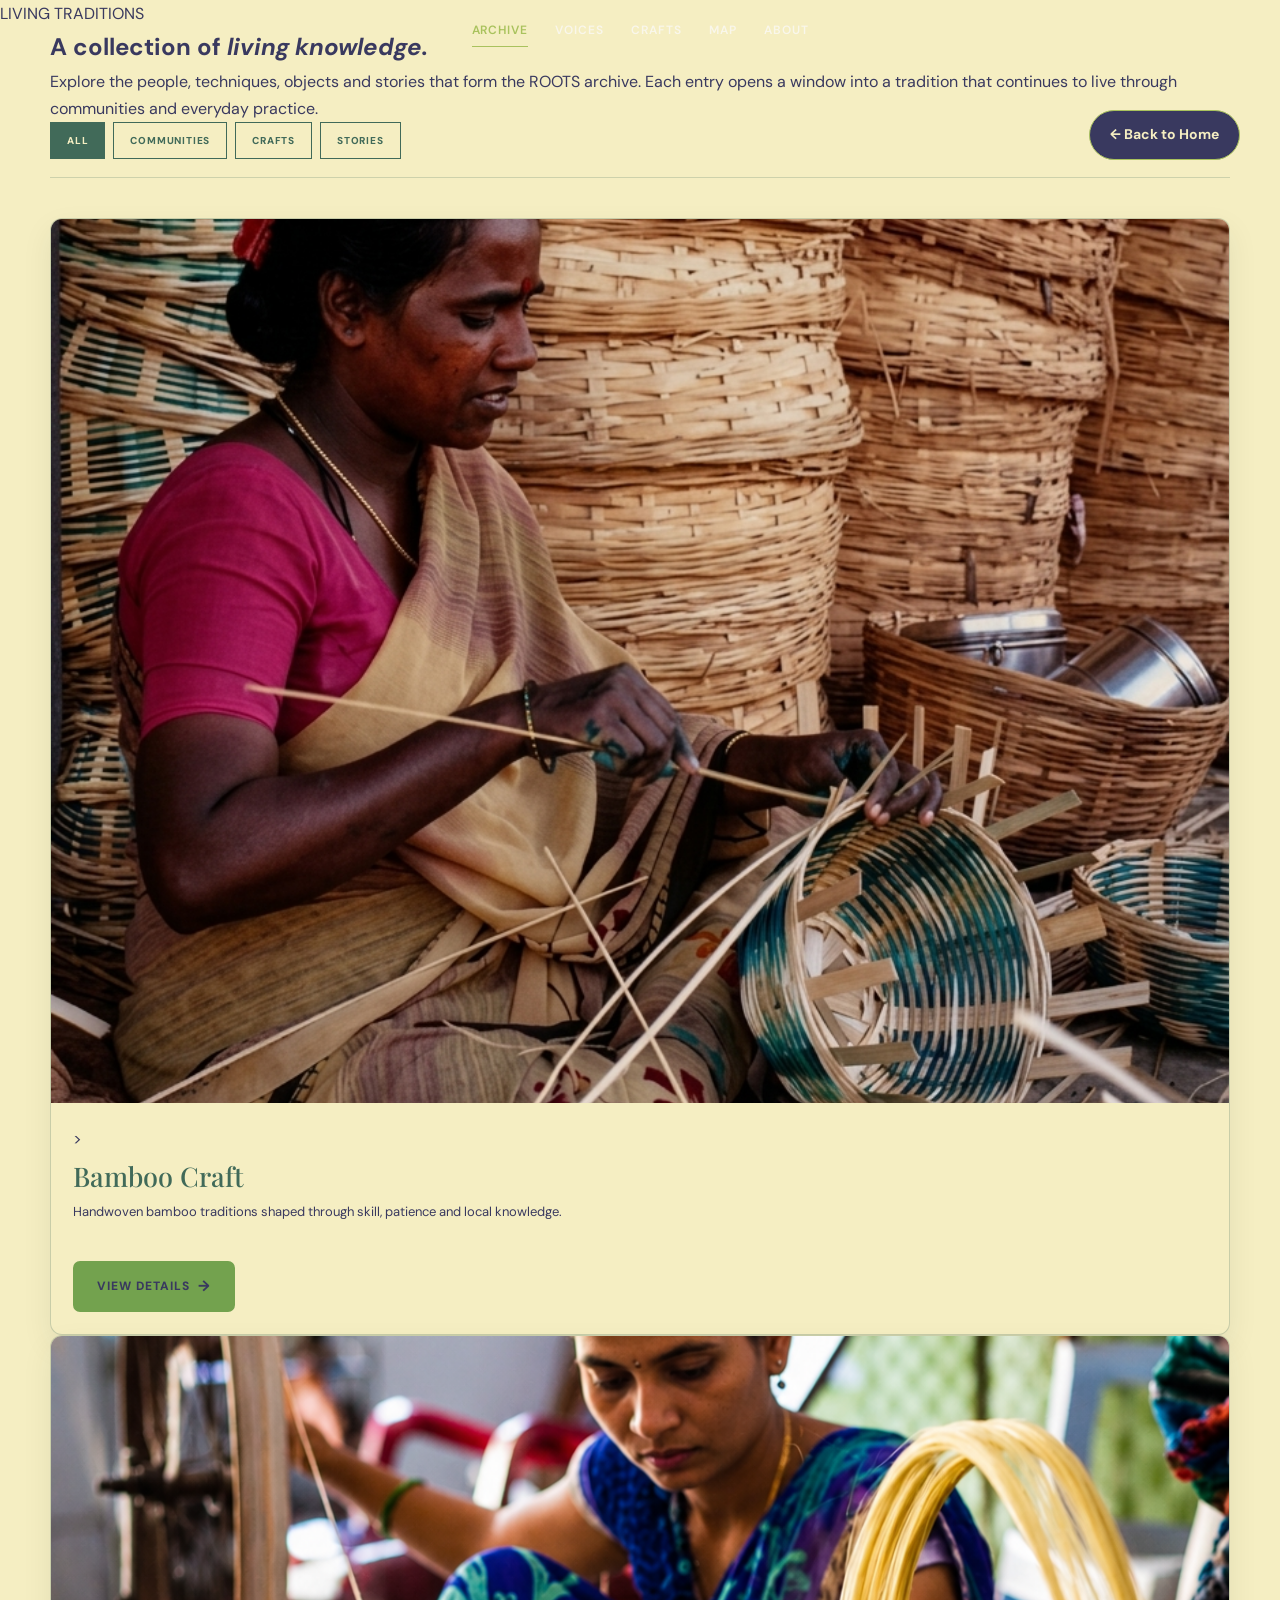
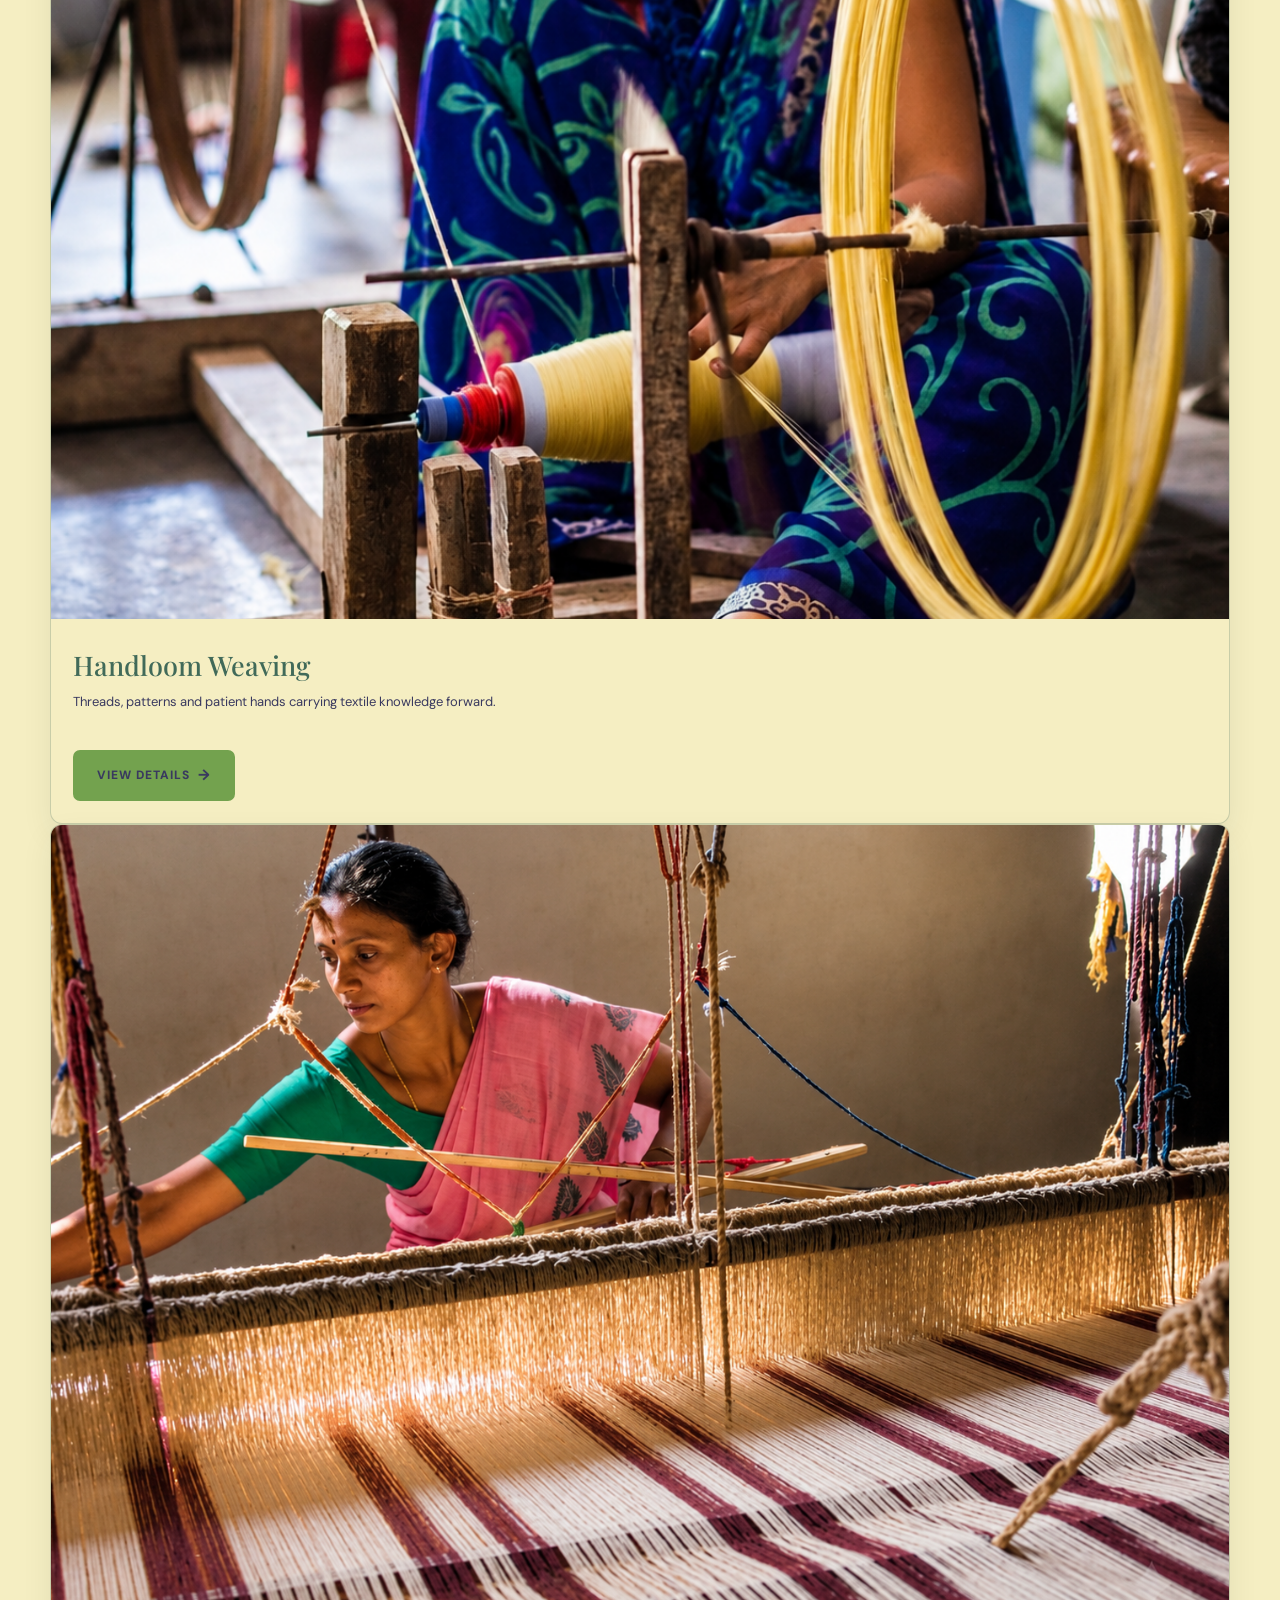
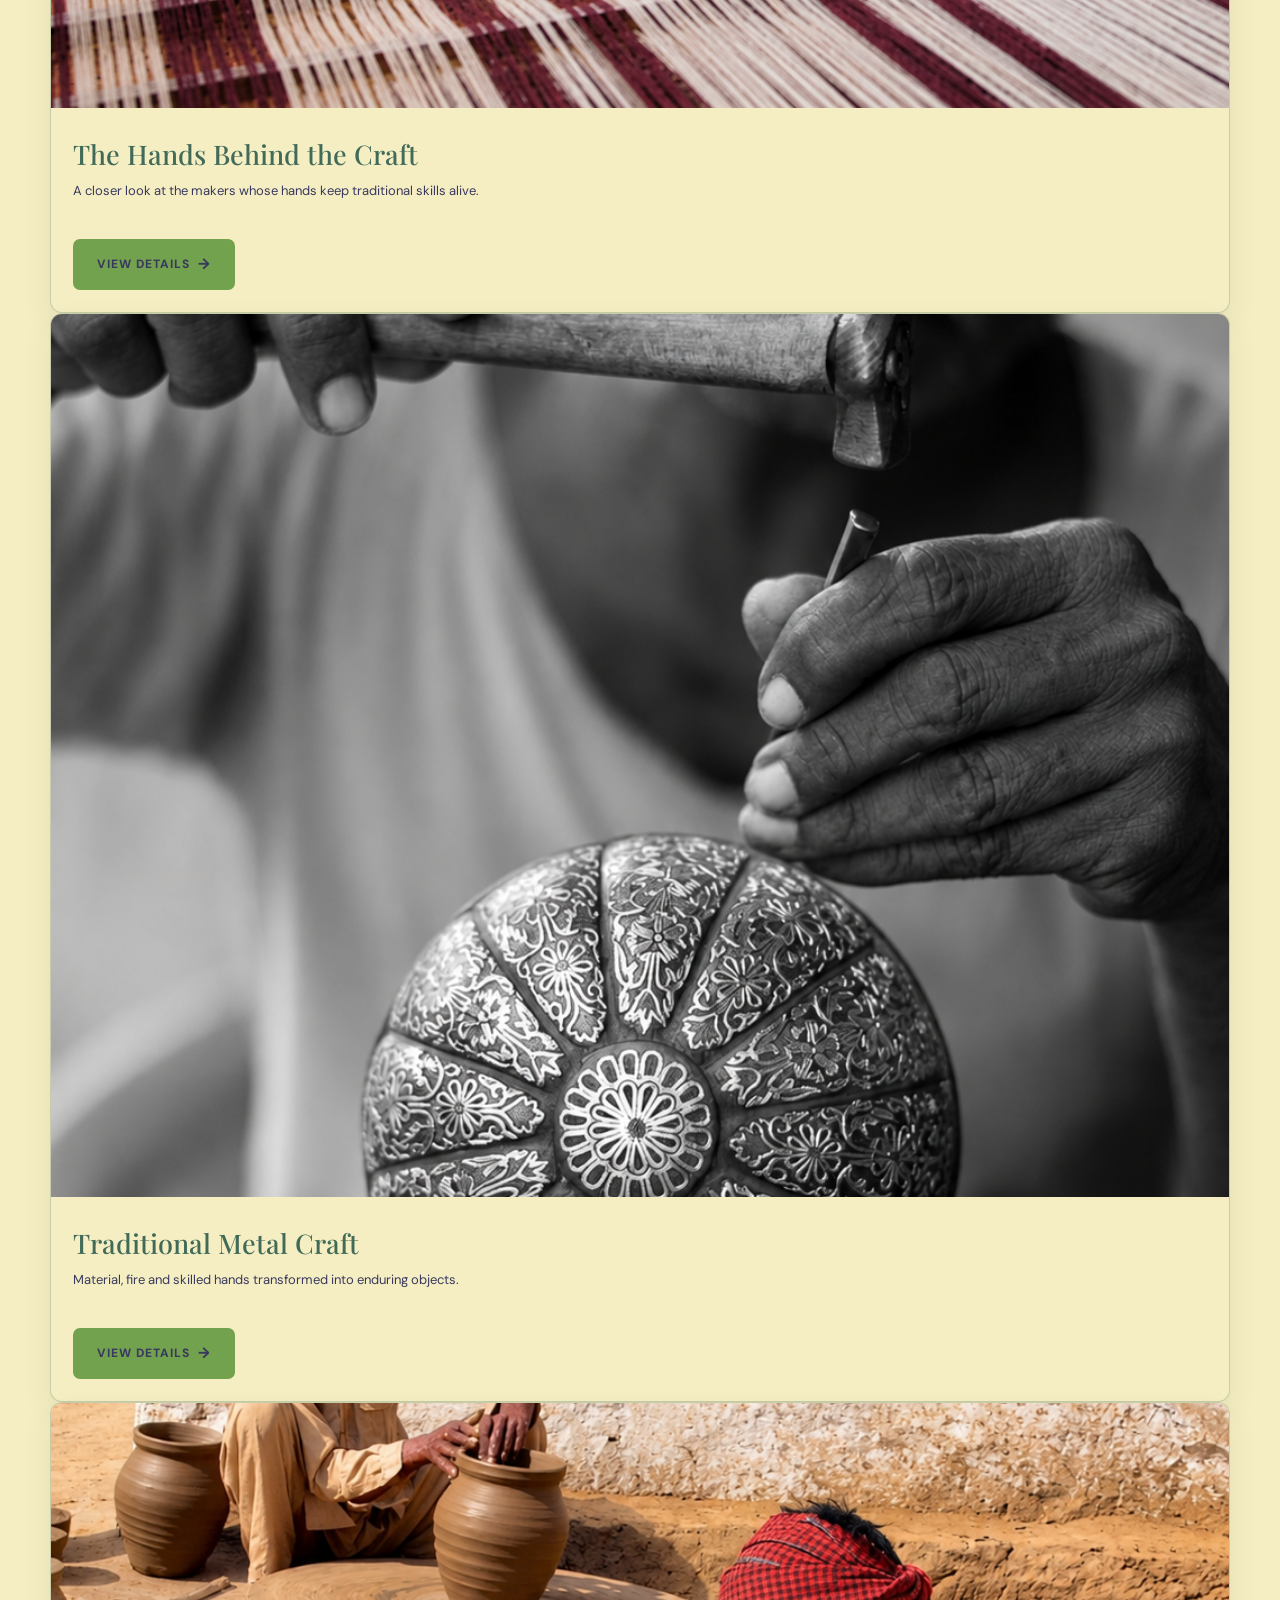
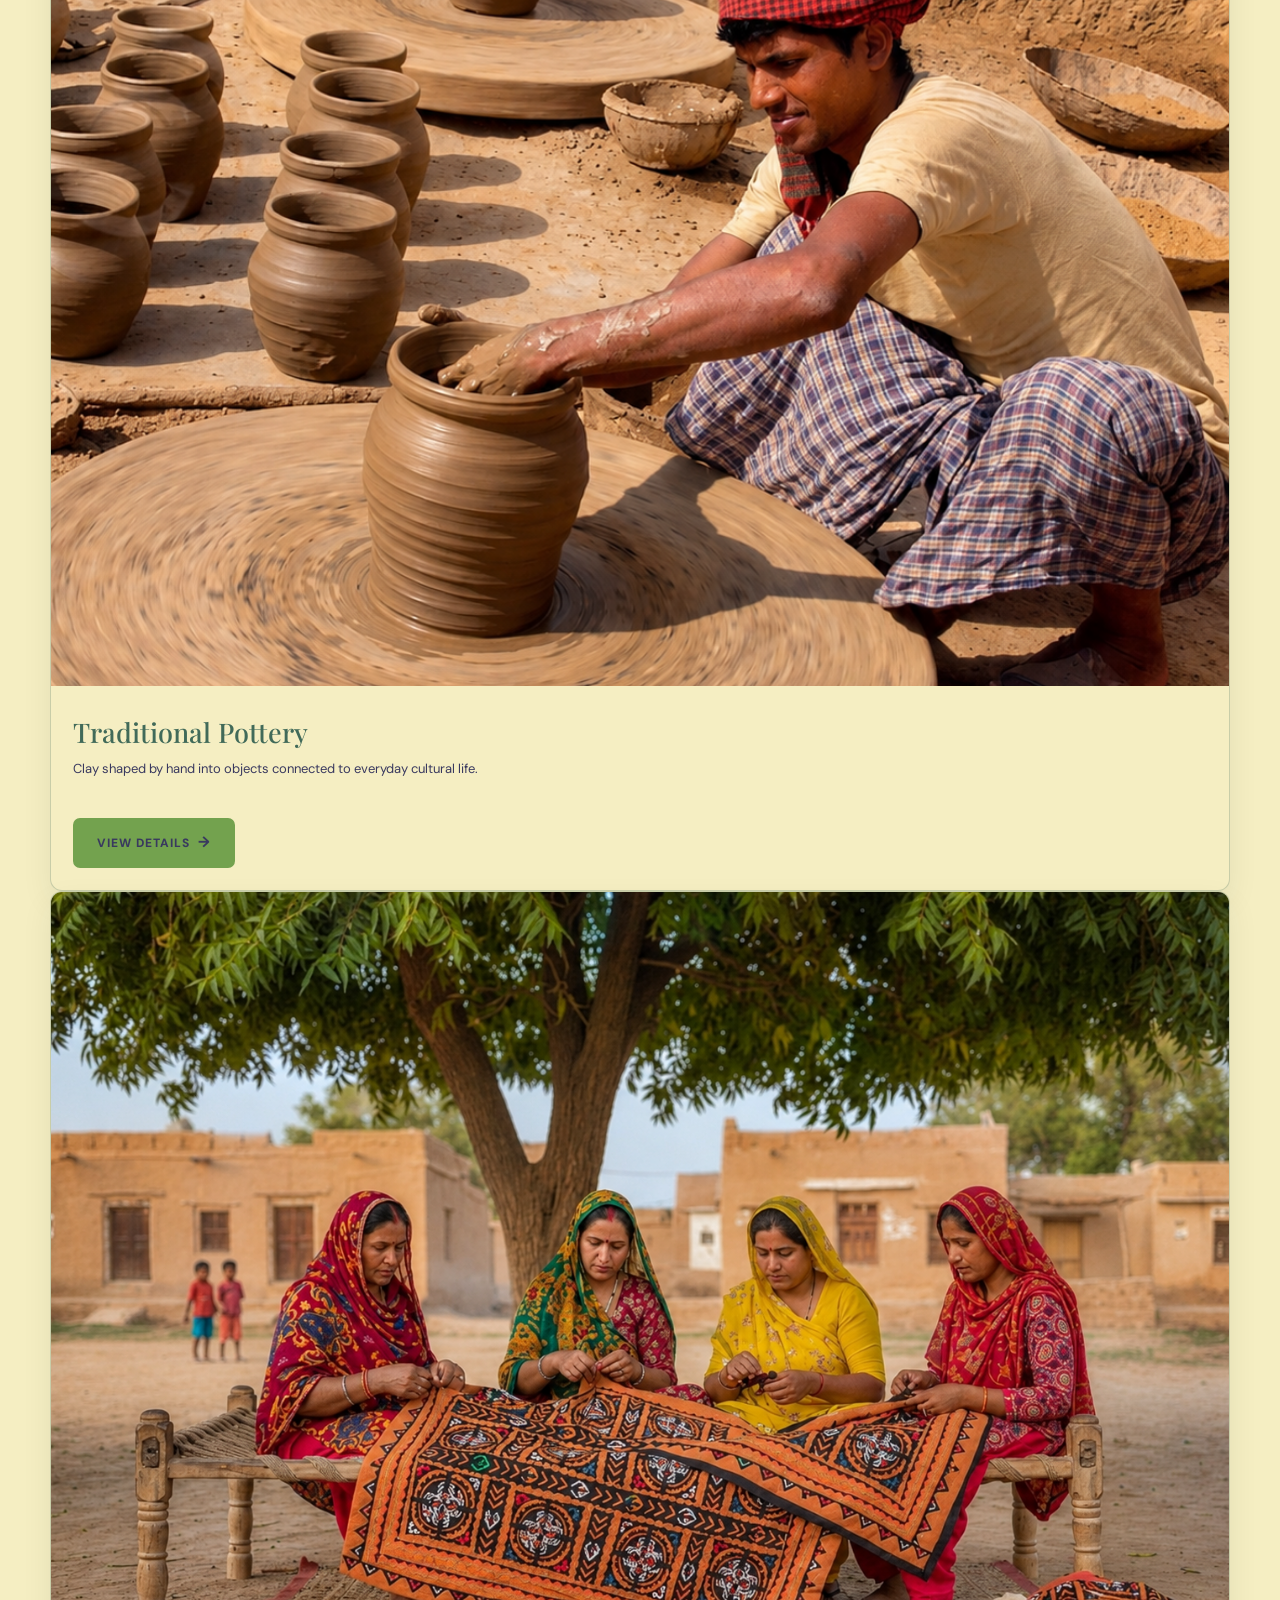
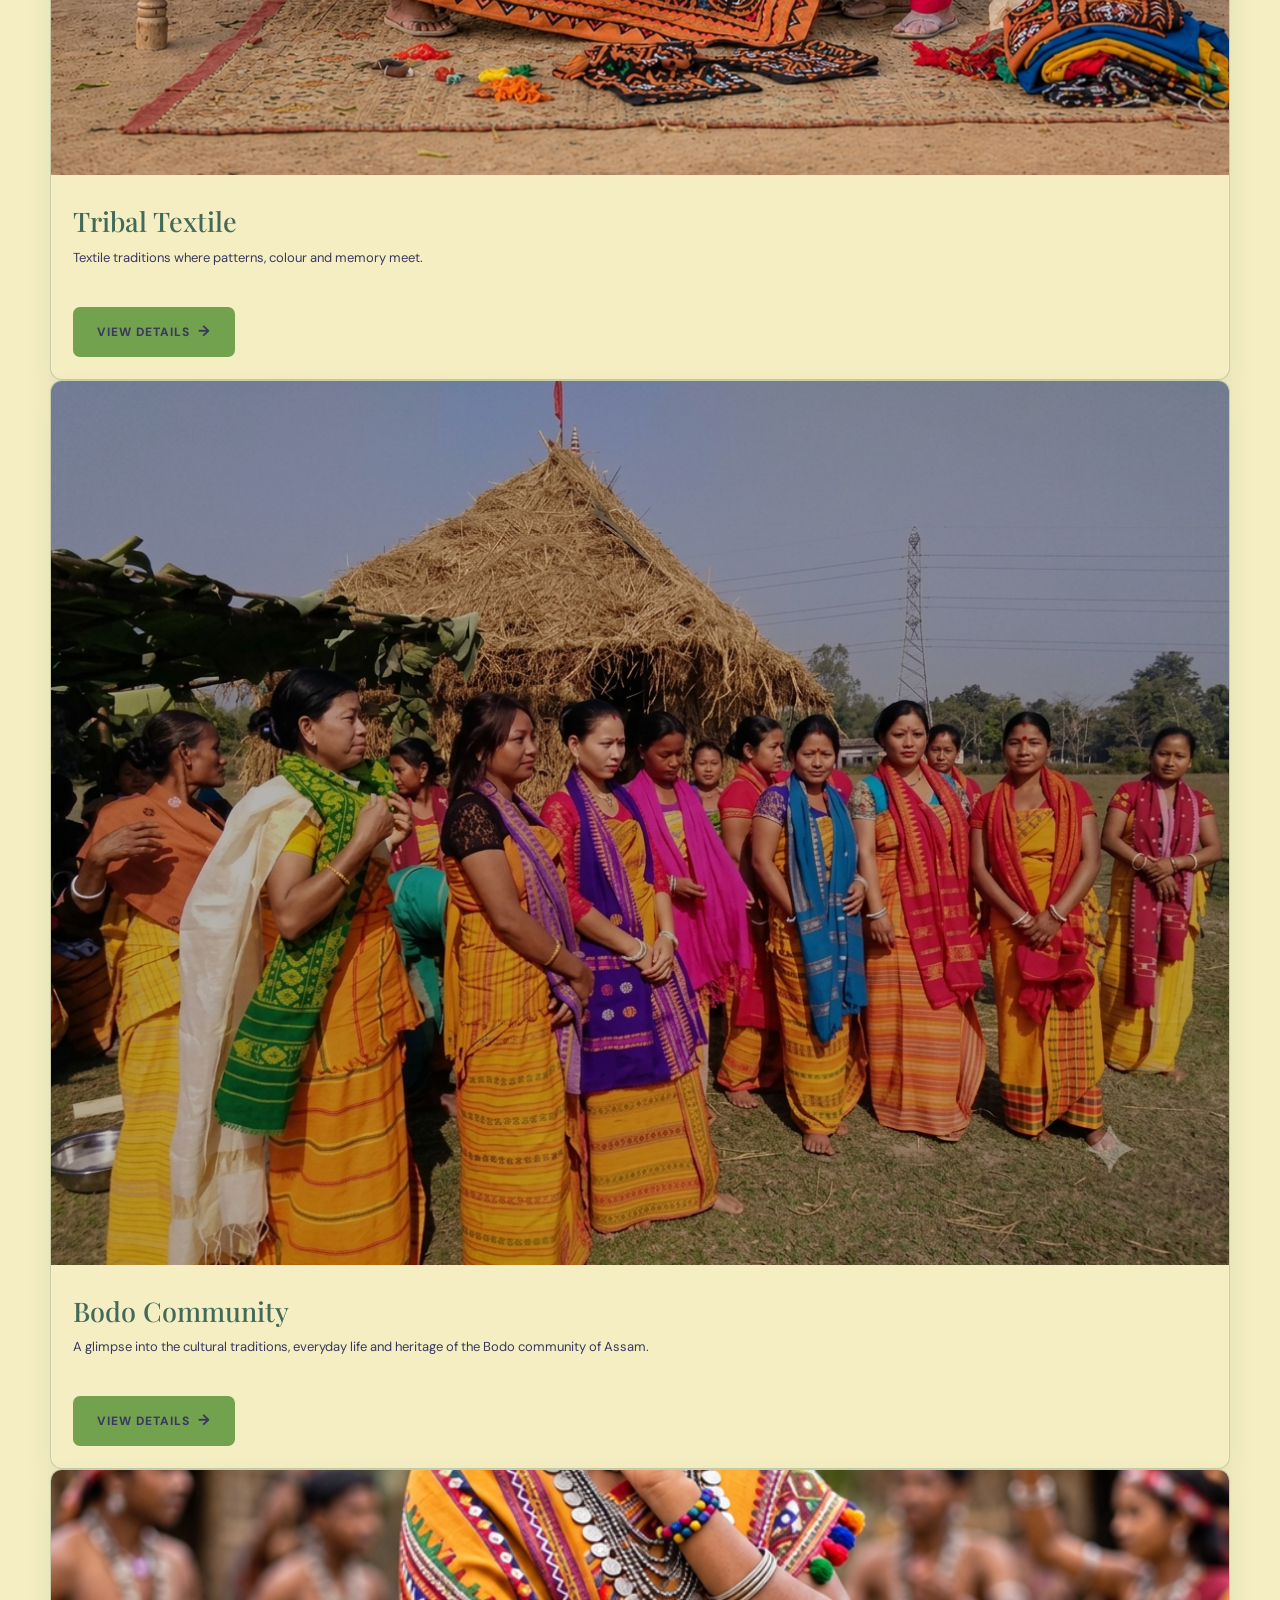
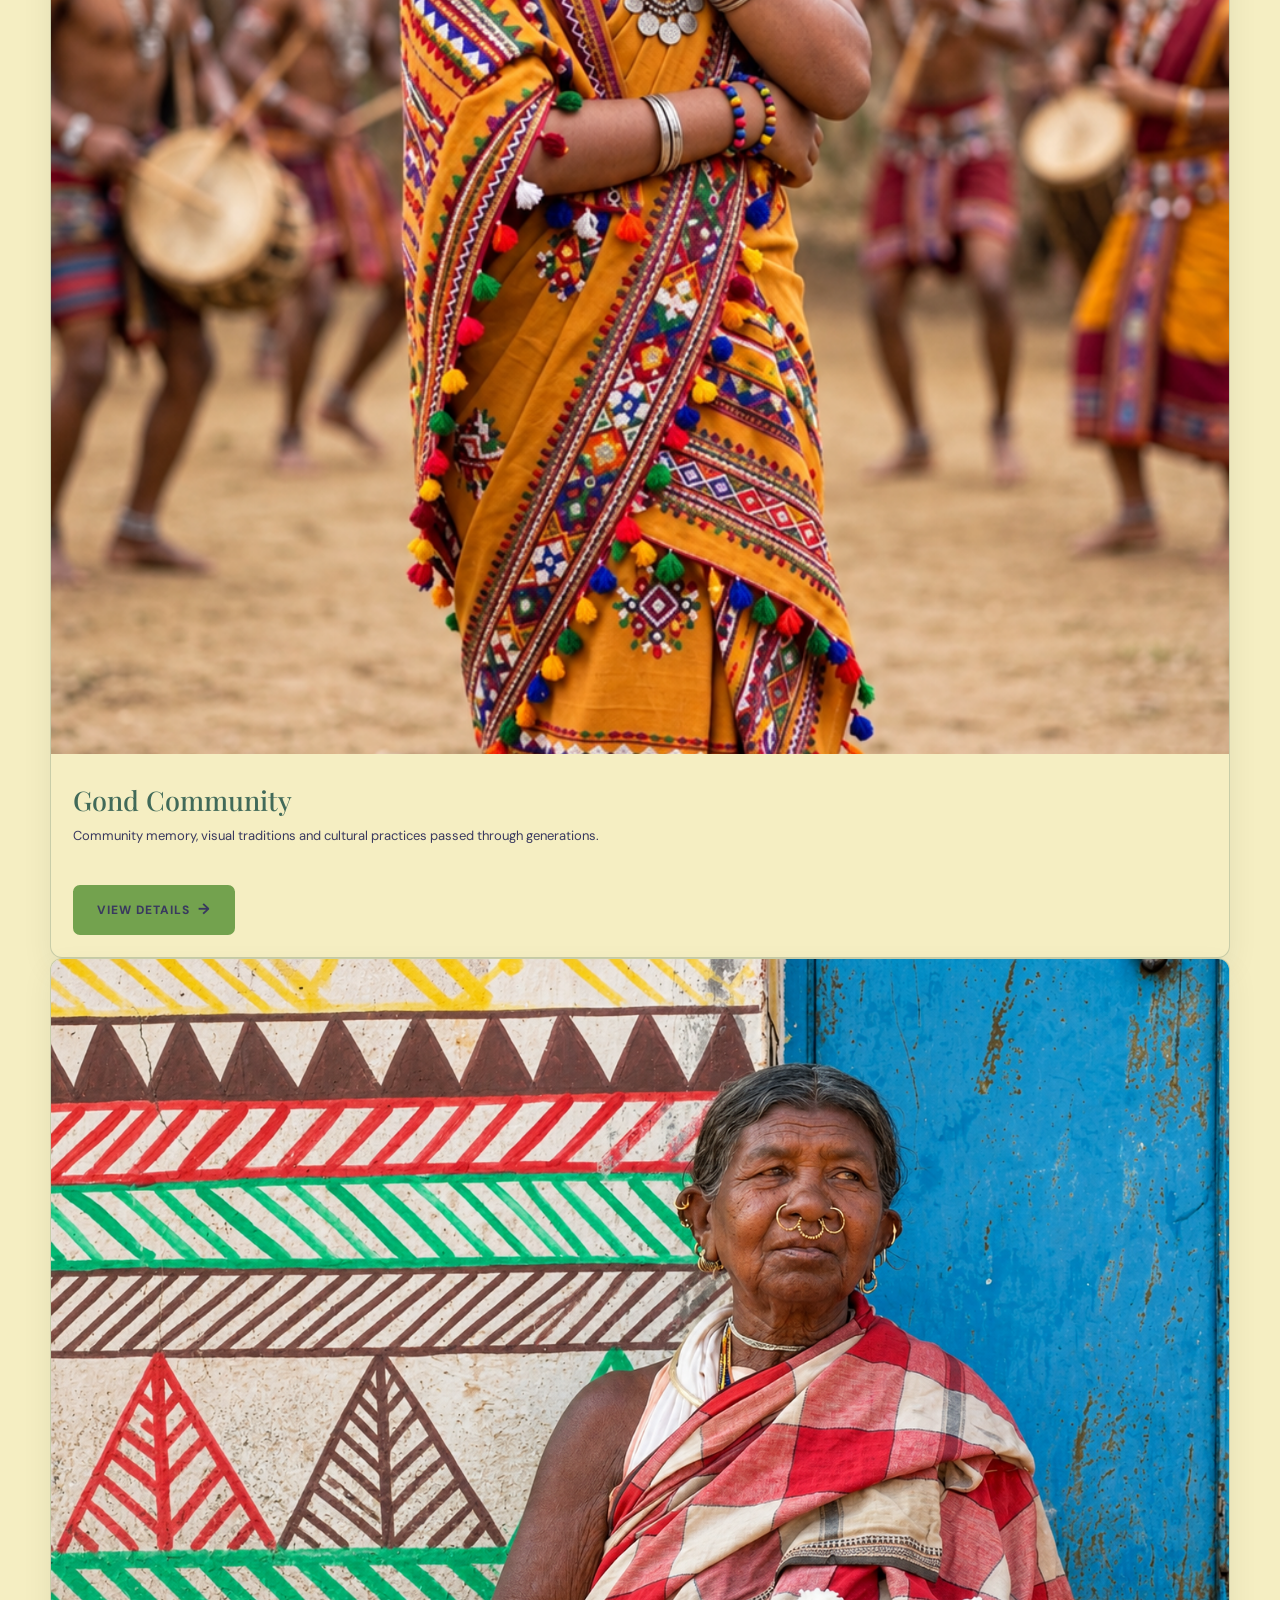
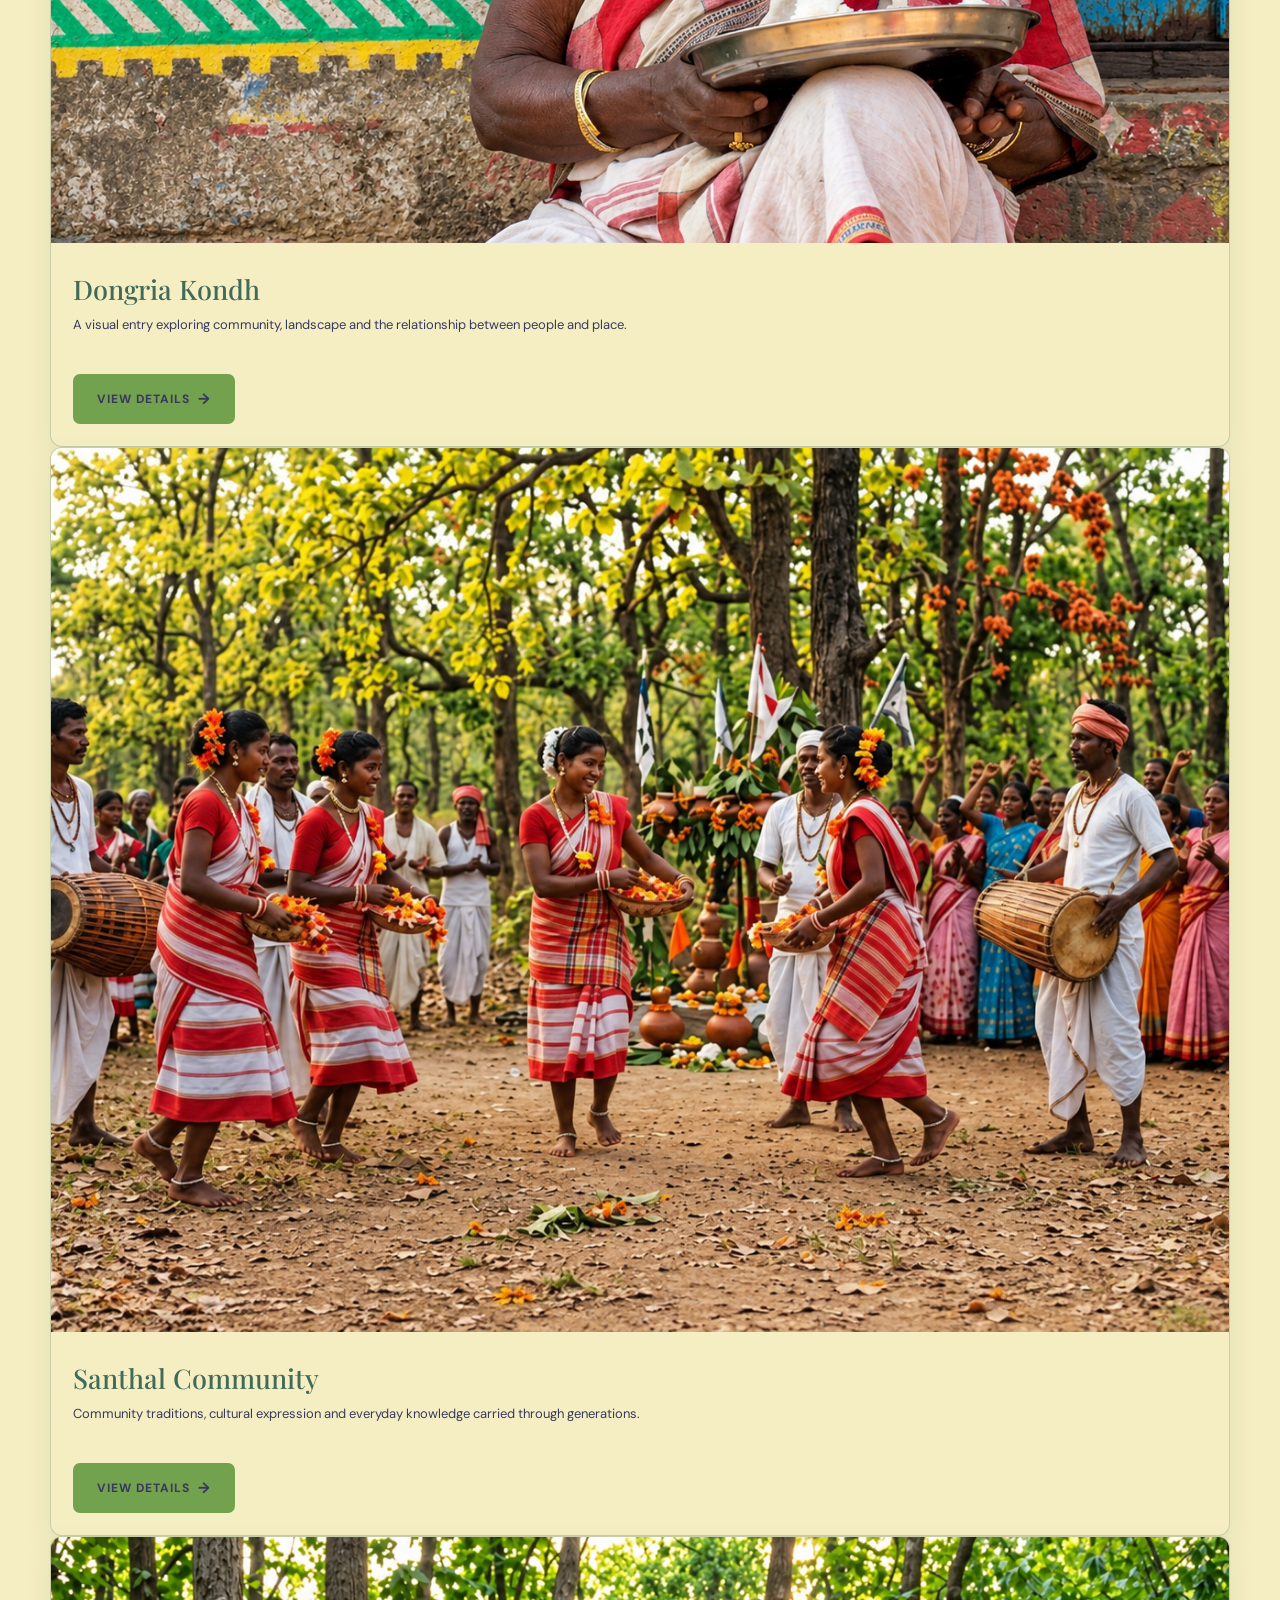
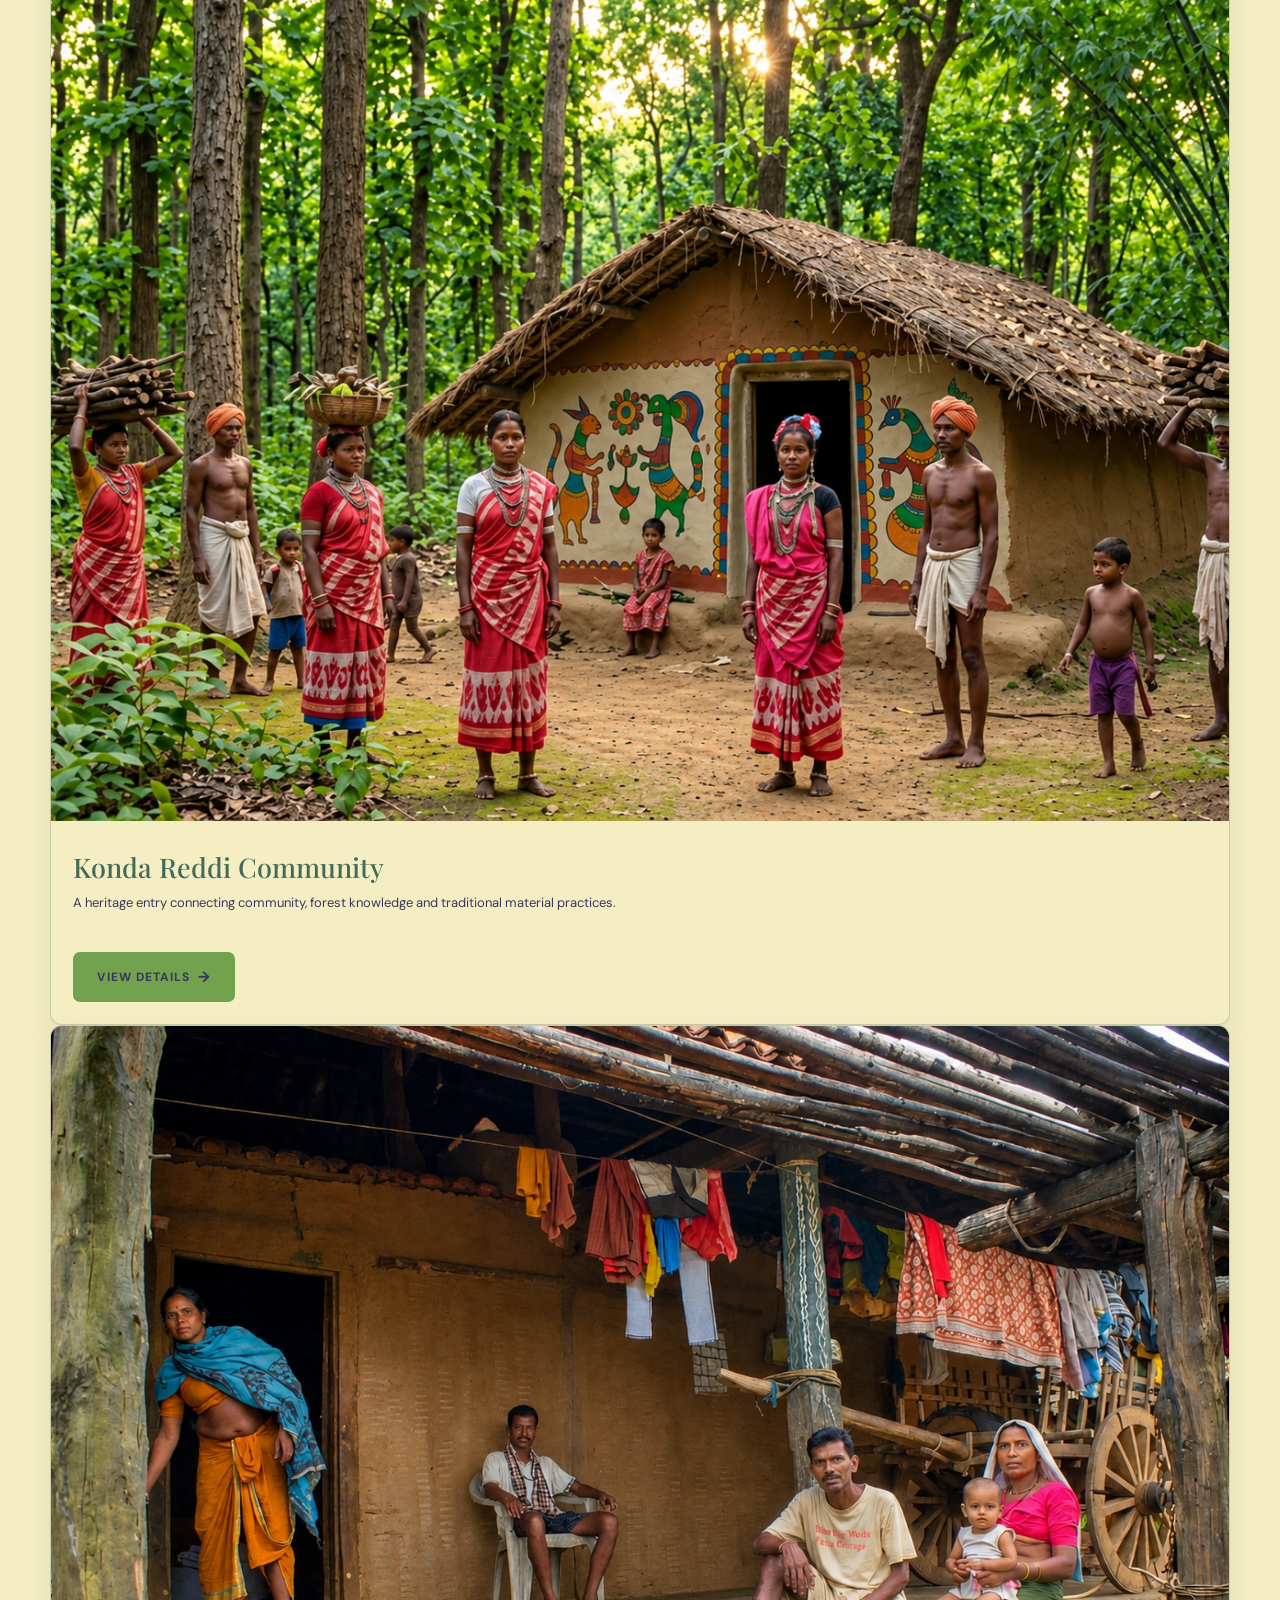
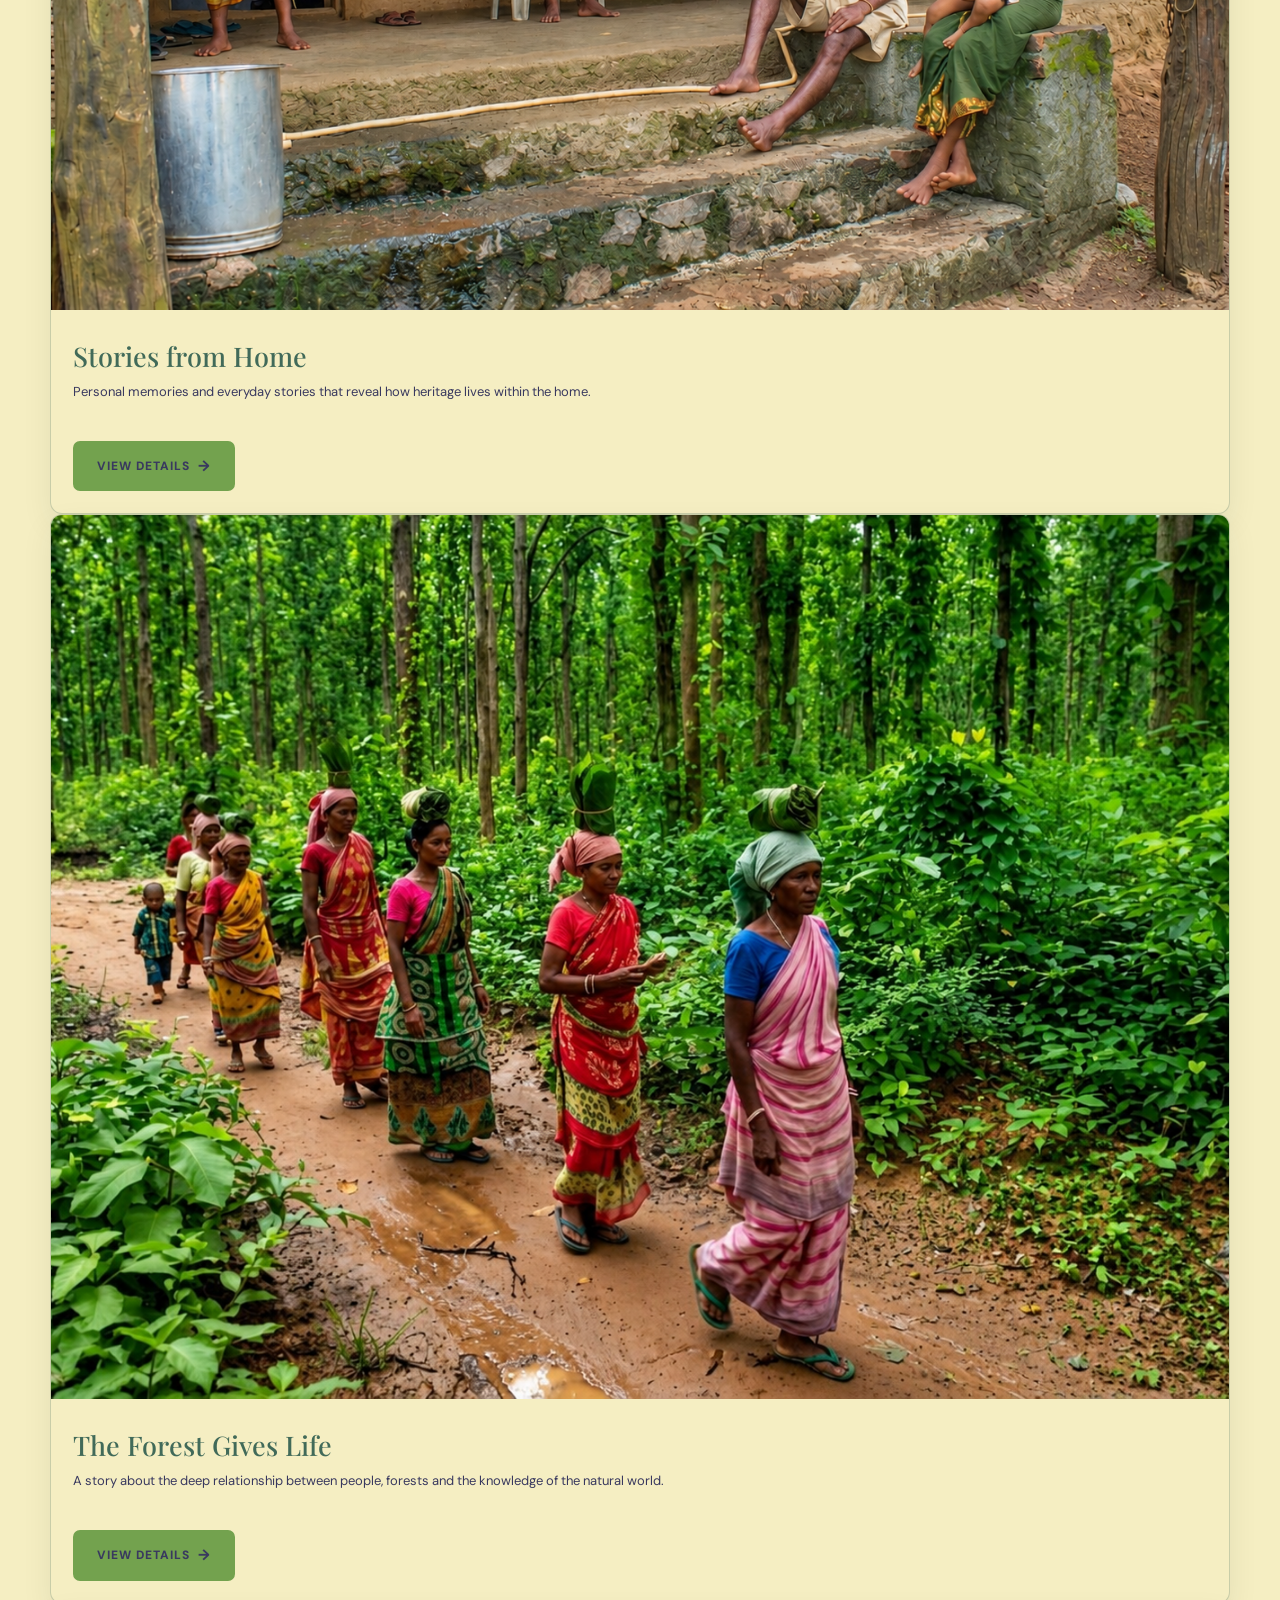
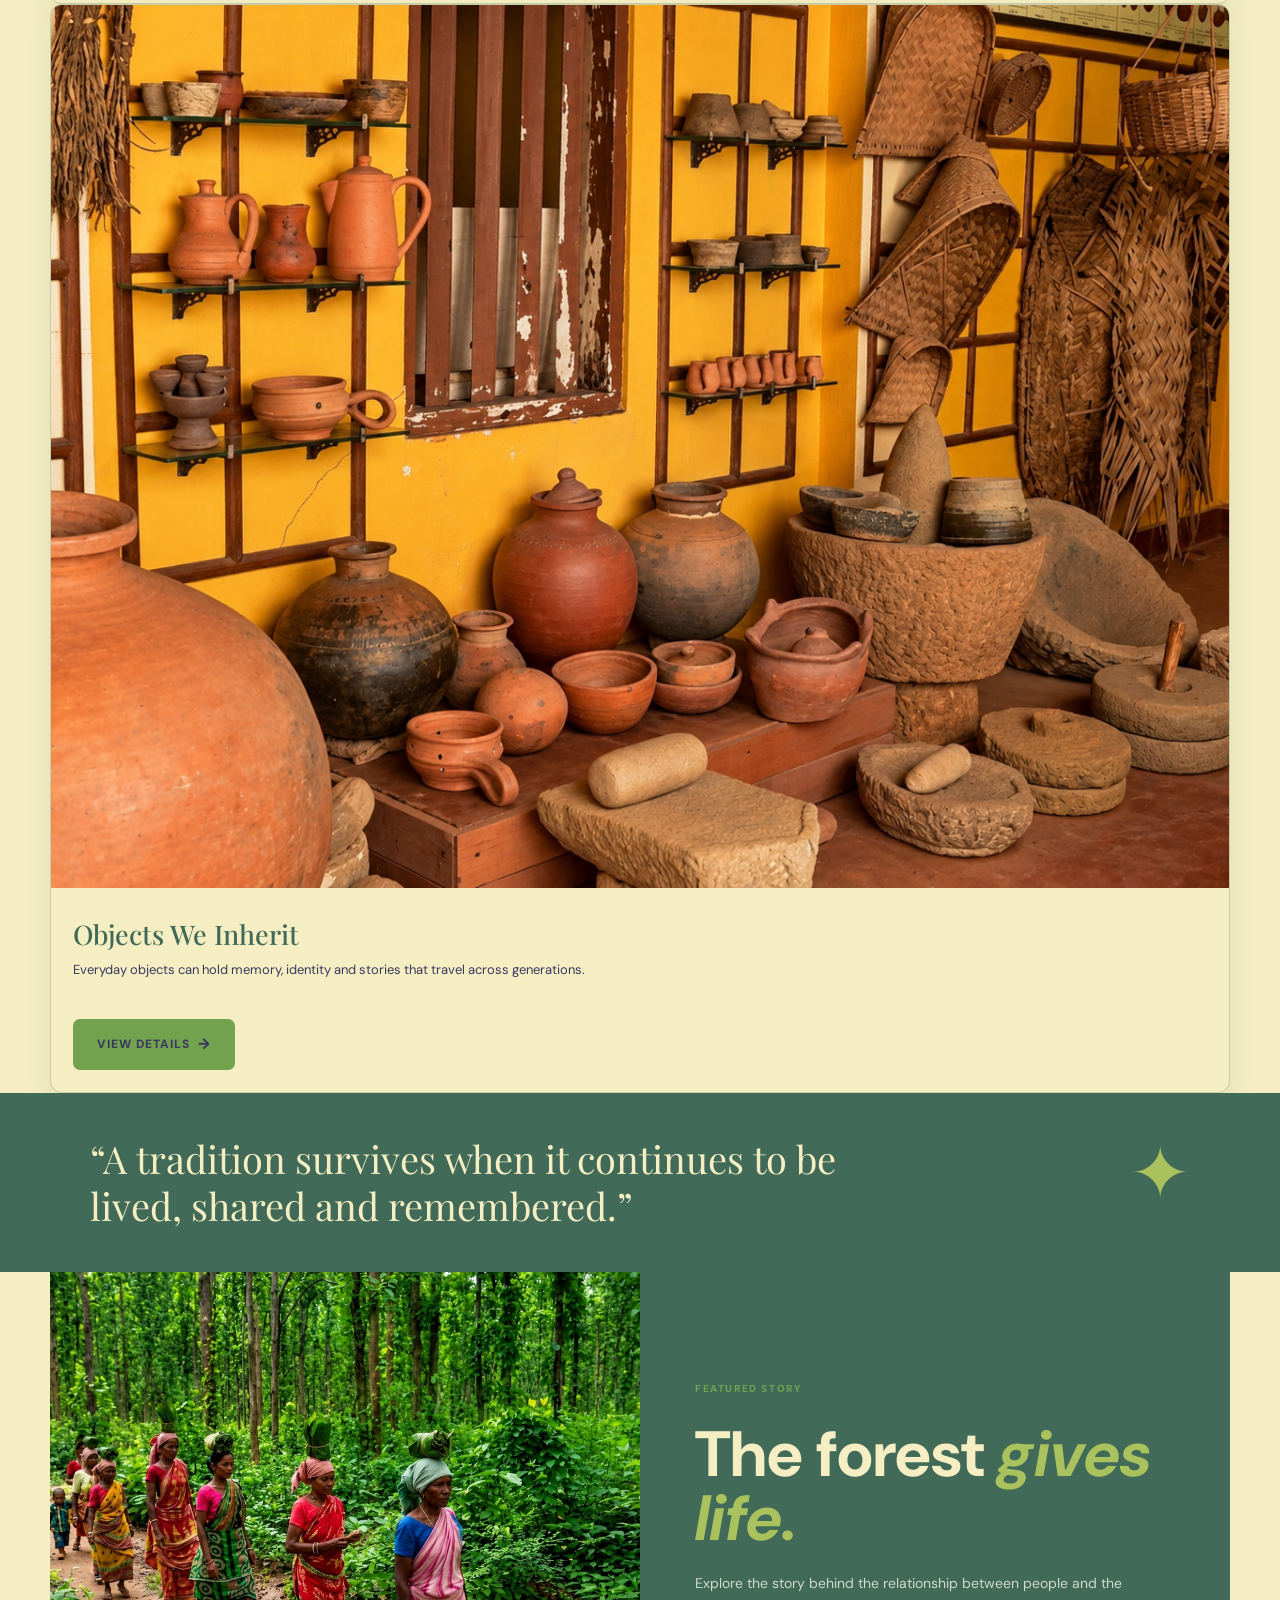
<file: Level2-Task2-ResponsiveDesign/archive.html>
<!DOCTYPE html>
<html lang="en">

<head>
    <meta charset="UTF-8">
    <meta name="viewport" content="width=device-width, initial-scale=1.0">

    <title>Archive | ROOTS — Heritage & Artisan Archive</title>

    <meta name="description"
        content="Explore communities, crafts and stories preserved through the ROOTS heritage archive.">

    <!-- Google Fonts -->
    <link rel="preconnect" href="https://fonts.googleapis.com">
    <link rel="preconnect" href="https://fonts.gstatic.com" crossorigin>

    <link
        href="https://fonts.googleapis.com/css2?family=DM+Sans:wght@400;500;600;700&family=Playfair+Display:ital,wght@0,400;0,500;0,600;1,400;1,500&display=swap"
        rel="stylesheet">

    <!-- Font Awesome -->
    <link
        rel="stylesheet"
        href="https://cdnjs.cloudflare.com/ajax/libs/font-awesome/6.5.2/css/all.min.css">

    <!-- Main CSS -->
    <link rel="stylesheet" href="style.css?v=final1">
</head>

<body>

    


    <!-- =====================================================
         HEADER
    ====================================================== -->

    <header class="site-header" id="siteHeader">

        <div class="nav-shell">

            <!-- Logo -->
            <a href="index.html" class="roots-logo" aria-label="ROOTS Home">

            </a>


            <!-- Desktop Navigation -->
            <nav class="desktop-nav" aria-label="Main navigation">

                <a href="archive.html" class="active">
                    Archive
                </a>

                <a href="index.html#voices">
                    Voices
                </a>

                <a href="index.html#crafts">
                    Crafts
                </a>

                <a href="index.html#map">
                    Map
                </a>

                <a href="index.html#about">
                    About
                </a>

            </nav>


            <!-- Navigation Actions -->
            <div class="nav-actions">

<a href="index.html" class="archive-home-btn">
    ← Back to Home
</a>

                <!-- Mobile Menu Button -->
                <button
                    class="menu-toggle"
                    id="menuToggle"
                    type="button"
                    aria-label="Open navigation"
                    aria-expanded="false">

                    <span></span>
                    <span></span>
                    <span></span>

                </button>

            </div>

        </div>


        <!-- =================================================
             MOBILE NAVIGATION
        ================================================== -->

        <div class="mobile-nav" id="mobileNav">

            <div class="mobile-nav-inner">

                <a href="archive.html">
                    Archive
                </a>

                <a href="index.html#voices">
                    Voices
                </a>

                
                <a href="index.html#crafts">
                    crafts
                </a>

                <a href="index.html#archive" class="mobile-explore">
                    Explore the Archive →
                </a>

            </div>

        </div>

    </header>



    <!-- =====================================================
         ARCHIVE HERO
    ====================================================== -->

    <main>

        <section class="archive-page-hero">

            <div class="archive-page-hero-bg"></div>

            


                <div class="archive-hero-meta reveal">


                    <span class="hero-meta-line"></span>

                    <span>
                        LIVING TRADITIONS
                    </span>

                </div>

            </div>

        </section>


        <!-- =================================================
             ARCHIVE INTRO
        ================================================== -->

        <section class="archive-intro-section">

            <div class="section-shell">

                <div class="archive-intro-grid">

                    <div class="archive-intro-label reveal">


                    </div>


                    <div class="archive-intro-copy reveal">

                        <h2>
                            A collection of
                            <em>living knowledge.</em>
                        </h2>

                        <p>
                            Explore the people, techniques, objects
                            and stories that form the ROOTS archive.
                            Each entry opens a window into a tradition
                            that continues to live through communities
                            and everyday practice.
                        </p>

                    </div>

                </div>

            </div>

        </section>


        <!-- =================================================
             ARCHIVE CONTROLS
        ================================================== -->

        <section class="archive-controls-section">

            <div class="section-shell">

                <div class="archive-controls">

                    <!-- Filters -->
                    <div class="archive-filters" id="archiveFilters">

                        <button
                            type="button"
                            class="archive-filter active"
                            data-filter="all">

                            All

                        </button>

                        <button
                            type="button"
                            class="archive-filter"
                            data-filter="communities">

                            Communities

                        </button>

                        <button
                            type="button"
                            class="archive-filter"
                            data-filter="crafts">

                            Crafts

                        </button>

                        <button
                            type="button"
                            class="archive-filter"
                            data-filter="stories">

                            Stories

                        </button>

                    </div>


                    

                </div>


                <div class="archive-result-count">

                </div>

            </div>

        </section>


        <!-- =================================================
             ARCHIVE GRID
        ================================================== -->

        <section class="archive-grid-section">

            <div class="section-shell">

                <div
                    class="archive-item-grid"
                    id="archiveGrid">

                    <!-- =====================================
                         CARD 01 — BAMBOO
                    ====================================== -->

                    <article
                        class="archive-item-card reveal"
                        data-category="crafts"
                        data-search="bamboo bamboo craft konda reddi andhra pradesh handwoven craft">

                        <a
                            href="details.html?id=bamboo"
                            class="archive-item-image">

                            <img
                                src="images/bamboocraft.jpg"
                                alt="Bamboo craft">

                        </a>

                        <div class="archive-item-content">
>

                            <h3>
                                Bamboo Craft
                            </h3>

                            <p>
                                Handwoven bamboo traditions shaped
                                through skill, patience and local
                                knowledge.
                            </p>

                            <a
                                href="details.html?id=bamboo"
                                class="view-details">

                                View Details

                            </a>

                        </div>

                    </article>


                    <!-- =====================================
                         CARD 02 — HANDLOOM
                    ====================================== -->

                    <article
                        class="archive-item-card reveal"
                        data-category="crafts"
                        data-search="handloom weaving textile weaving craft traditional loom">

                        <a
                            href="details.html?id=weaving"
                            class="archive-item-image">

                            <img
                                src="images/handloomweaving.png"
                                alt="Handloom weaving">

                        </a>

                        <div class="archive-item-content">

                            

                            <h3>
                                Handloom Weaving
                            </h3>

                            <p>
                                Threads, patterns and patient hands
                                carrying textile knowledge forward.
                            </p>

                            <a
                                href="details.html?id=weaving"
                                class="view-details">

                                View Details

                            </a>

                        </div>

                    </article>


                    <!-- =====================================
                         CARD 03 — HANDS
                    ====================================== -->

                    <article
                        class="archive-item-card reveal"
                        data-category="crafts"
                        data-search="hands behind craft artisan maker handmade skill tradition">

                        <a
                            href="details.html?id=hands"
                            class="archive-item-image">

                            <img
                                src="images/handsbehindcraft.png"
                                alt="Hands behind traditional craft">

                        </a>

                        <div class="archive-item-content">


                            <h3>
                                The Hands Behind the Craft
                            </h3>

                            <p>
                                A closer look at the makers whose
                                hands keep traditional skills alive.
                            </p>

                            <a
                                href="details.html?id=hands"
                                class="view-details">

                                View Details

                            </a>

                        </div>

                    </article>


                    <!-- =====================================
                         CARD 04 — METAL
                    ====================================== -->

                    <article
                        class="archive-item-card reveal"
                        data-category="crafts"
                        data-search="metal art traditional metal craft artisan metalwork">

                        <a
                            href="details.html?id=metal"
                            class="archive-item-image">

                            <img
                                src="images/metalart.png"
                                alt="Traditional metal craft">

                        </a>

                        <div class="archive-item-content">


                            <h3>
                                Traditional Metal Craft
                            </h3>

                            <p>
                                Material, fire and skilled hands
                                transformed into enduring objects.
                            </p>

                            <a
                                href="details.html?id=metal"
                                class="view-details">

                                View Details

                            </a>

                        </div>

                    </article>


                    <!-- =====================================
                         CARD 05 — POTTERY
                    ====================================== -->

                    <article
                        class="archive-item-card reveal"
                        data-category="crafts"
                        data-search="tribal pottery pottery clay ceramics traditional craft">

                        <a
                            href="details.html?id=pottery"
                            class="archive-item-image">

                            <img
                                src="images/tribalpottery.png"
                                alt="Traditional pottery">

                        </a>

                        <div class="archive-item-content">


                            <h3>
                                Traditional Pottery
                            </h3>

                            <p>
                                Clay shaped by hand into objects
                                connected to everyday cultural life.
                            </p>

                            <a
                                href="details.html?id=pottery"
                                class="view-details">

                                View Details

                            </a>

                        </div>

                    </article>


                    <!-- =====================================
                         CARD 06 — TEXTILE
                    ====================================== -->

                    <article
                        class="archive-item-card reveal"
                        data-category="crafts"
                        data-search="tribal textile traditional textile fabric patterns weaving">

                        <a
                            href="details.html?id=textile"
                            class="archive-item-image">

                            <img
                                src="images/tribaltextile.png"
                                alt="Tribal textile">

                        </a>

                        <div class="archive-item-content">

                            <h3>
                                Tribal Textile
                            </h3>

                            <p>
                                Textile traditions where patterns,
                                colour and memory meet.
                            </p>

                            <a
                                href="details.html?id=textile"
                                class="view-details">

                                View Details

                            </a>

                        </div>

  </article>
                      <!-- =====================================
                         CARD 07 — BODO
                    ====================================== -->

                    <article
                        class="archive-item-card reveal"
                        data-category="communities"
                        data-search="bodo bodo community assam northeast india community heritage">

                        <a
                            href="details.html?id=bodo"
                            class="archive-item-image">

                            <img
                                src="images/bodo.jpg"
                                alt="Bodo Community">

                        </a>

                        <div class="archive-item-content">


                            <h3>
                                Bodo Community
                            </h3>

                            <p>
                                A glimpse into the cultural traditions,
                                everyday life and heritage of the Bodo
                                community of Assam.
                            </p>

                            <a
                                href="details.html?id=bodo"
                                class="view-details">
                                View Details
                            </a>

                        </div>

                    </article>


                    <!-- =====================================
                         CARD 08 — GOND
                    ====================================== -->

                    <article
                        class="archive-item-card reveal"
                        data-category="communities"
                        data-search="gond gond community tribal india central india community heritage">

                        <a
                            href="details.html?id=gond"
                            class="archive-item-image">

                            <img
                                src="images/gond.png"
                                alt="Gond Community">

                        </a>

                        <div class="archive-item-content">

                            <h3>
                                Gond Community
                            </h3>

                            <p>
                                Community memory, visual traditions and
                                cultural practices passed through
                                generations.
                            </p>

                            <a
                                href="details.html?id=gond"
                                class="view-details">
                                View Details
                            </a>

                        </div>

                    </article>


                    <!-- =====================================
                         CARD 09 — DONGRIA KONDH
                    ====================================== -->

                    <article
                        class="archive-item-card reveal"
                        data-category="communities"
                        data-search="dongria kondh dongria community odisha tribal heritage forest">

                        <a
                            href="details.html?id=dongria"
                            class="archive-item-image">

                            <img
                                src="images/dongria.png"
                                alt="Dongria Kondh Community">

                        </a>

                        <div class="archive-item-content">


                            <h3>
                                Dongria Kondh
                            </h3>

                            <p>
                                A visual entry exploring community,
                                landscape and the relationship between
                                people and place.
                            </p>

                            <a
                                href="details.html?id=dongria"
                                class="view-details">
                                View Details
                            </a>

                        </div>

                    </article>


                    <!-- =====================================
                         CARD 10 — SANTHAL
                    ====================================== -->

                    <article
                        class="archive-item-card reveal"
                        data-category="communities"
                        data-search="santhal santhal community tribal india eastern india heritage culture">

                        <a
                            href="details.html?id=santhal"
                            class="archive-item-image">

                            <img
                                src="images/santhal.png"
                                alt="Santhal Community">

                        </a>

                        <div class="archive-item-content">


                            <h3>
                                Santhal Community
                            </h3>

                            <p>
                                Community traditions, cultural expression
                                and everyday knowledge carried through
                                generations.
                            </p>

                            <a
                                href="details.html?id=santhal"
                                class="view-details">
                                View Details
                            </a>

                        </div>

                    </article>


                    <!-- =====================================
                         CARD 11 — KONDA REDDI
                    ====================================== -->

                    <article
                        class="archive-item-card reveal"
                        data-category="communities"
                        data-search="konda reddi konda redi community andhra pradesh tribal heritage bamboo">

                        <a
                            href="details.html?id=konda"
                            class="archive-item-image">

                            <img
                                src="images/kondareddy.png"
                                alt="Konda Reddi Community">

                        </a>

                        <div class="archive-item-content">


                            <h3>
                                Konda Reddi Community
                            </h3>

                            <p>
                                A heritage entry connecting community,
                                forest knowledge and traditional
                                material practices.
                            </p>

                            <a
                                href="details.html?id=konda"
                                class="view-details">
                                View Details
                            </a>

                        </div>

                    </article>


                    <!-- =====================================
                         CARD 12 — STORIES FROM HOME
                    ====================================== -->

                    <article
                        class="archive-item-card reveal"
                        data-category="stories"
                        data-search="stories from home family memory heritage oral stories culture">

                        <a
                            href="details.html?id=home"
                            class="archive-item-image">

                            <img
                                src="images/storiesfromhome.png"
                                alt="Stories from Home">

                        </a>

                        <div class="archive-item-content">


                            <h3>
                                Stories from Home
                            </h3>

                            <p>
                                Personal memories and everyday stories
                                that reveal how heritage lives within
                                the home.
                            </p>

                            <a
                                href="details.html?id=home"
                                class="view-details">
                                View Details
                            </a>

                        </div>

                    </article>


                    <!-- =====================================
                         CARD 13 — THE FOREST GIVES LIFE
                    ====================================== -->

                    <article
                        class="archive-item-card reveal"
                        data-category="stories"
                        data-search="forest gives life nature forest community heritage environment stories">

                        <a
                            href="details.html?id=forest"
                            class="archive-item-image">

                            <img
                                src="images/theforestgiveuslife.png"
                                alt="The Forest Gives Life">

                        </a>

                        <div class="archive-item-content">


                            <h3>
                                The Forest Gives Life
                            </h3>

                            <p>
                                A story about the deep relationship
                                between people, forests and the
                                knowledge of the natural world.
                            </p>

                            <a
                                href="details.html?id=forest"
                                class="view-details">
                                View Details
                            </a>

                        </div>

                    </article>


                    <!-- =====================================
                         CARD 14 — OBJECTS WE INHERIT
                    ====================================== -->

                    <article
                        class="archive-item-card reveal"
                        data-category="stories"
                        data-search="objects we inherit inherited objects memory tradition heritage stories">

                        <a
                            href="details.html?id=objects"
                            class="archive-item-image">

                            <img
                                src="images/objecsweinherit.png"
                                alt="Objects We Inherit">

                        </a>

                        <div class="archive-item-content">

                            <h3>
                                Objects We Inherit
                            </h3>

                            <p>
                                Everyday objects can hold memory,
                                identity and stories that travel
                                across generations.
                            </p>

                            <a
                                href="details.html?id=objects"
                                class="view-details">
                                View Details
                            </a>

                        </div>

                    </article>

                </div>


                <!-- =================================================
                     NO RESULTS MESSAGE
                ================================================== -->

                <div
                    class="archive-no-results"
                    id="archiveNoResults"
                    hidden>

                    <div class="no-results-mark">
                        0
                    </div>

                    <h3>
                        Nothing found.
                    </h3>

                    <p>
                        Try another search term or choose a different
                        archive category.
                    </p>

                    <button
                        type="button"
                        class="outline-btn"
                        id="clearArchiveSearch">

                        Clear Search

                        <span>
                            ↗
                        </span>

                    </button>

                </div>

            </div>

        </section>


        <!-- =================================================
             ARCHIVE STATEMENT
        ================================================== -->

        <section class="statement-strip archive-statement">

            <div class="section-shell">

                <div class="statement-inner reveal">


                    <p>
                        “A tradition survives when it continues
                        to be lived, shared and remembered.”
                    </p>

                    <span class="statement-mark">
                        ✦
                    </span>

                </div>

            </div>

        </section>


        <!-- =================================================
             FEATURED STORY
        ================================================== -->

        <section class="archive-feature-section">

            <div class="section-shell">

                <div class="archive-feature-grid">

                    <!-- Featured Image -->

                    <div class="archive-feature-image reveal">

                        <img
                            src="images/theforestgiveuslife.png"
                            alt="The Forest Gives Life">

                    </div>


                    <!-- Featured Content -->

                    <div class="archive-feature-content reveal">

                        <span class="section-kicker">
                            FEATURED STORY
                        </span>

                        <h2>
                            The forest
                            <em>gives life.</em>
                        </h2>


                        <p>
                            Explore the story behind the relationship
                            between people and the natural world.
                        </p>

                        <a
                            href="details.html?id=forest"
                            class="outline-btn">

                            Read the Story

                            <span>
                                →
                            </span>

                        </a>

                    </div>

                </div>

            </div>

  </section>
          <!-- =================================================
             VOICES / LIVING STORIES
        ================================================== -->

        <section class="archive-voices-section">

            <div class="section-shell">

                <div class="archive-voices-heading reveal">

                    <div>

                        <h2>
                            Listen to living
                            <em>stories.</em>
                        </h2>

                    </div>

                    <p>
                        Heritage is also carried through memory,
                        conversation and the voices of people who
                        live these traditions every day.
                    </p>

                </div>


                <div class="archive-voices-grid">

                    <!-- Voice Card 01 -->

                    <article class="archive-voice-card reveal">

                        <div class="archive-voice-image">

                            <img
                                src="images/storiesfromhome.png"
                                alt="Stories from Home">


                        </div>

                        <div class="archive-voice-content">

                            <span class="archive-item-category">
                                STORIES / MEMORY
                            </span>

                            <h3>
                                Stories from Home
                            </h3>

                            <p>
                                Memories, family stories and small
                                everyday moments that become part
                                of cultural memory.
                            </p>

                            <a
                                href="details.html?id=home"
                                class="text-link">

                                Explore Story
                                <span>→</span>

                            </a>

                        </div>

                    </article>


                    <!-- Voice Card 02 -->

                    <article class="archive-voice-card reveal">

                        <div class="archive-voice-image">

                            <img
                                src="images/theforestgiveuslife.png"
                                alt="The Forest Gives Life">


                        </div>

                        <div class="archive-voice-content">

                            <span class="archive-item-category">
                                STORIES / LAND
                            </span>

                            <h3>
                                The Forest Gives Life
                            </h3>

                            <p>
                                A story of forests, natural knowledge
                                and the relationship between people
                                and the land around them.
                            </p>

                            <a
                                href="details.html?id=forest"
                                class="text-link">

                                Explore Story
                                <span>→</span>

                            </a>

                        </div>

                    </article>

                </div>

            </div>

        </section>












    </main>


    <!-- =====================================================
         FOOTER
    ====================================================== -->

    <footer class="site-footer">

        <div class="section-shell">

            <div class="footer-top">

                <!-- Footer Brand -->

                <div class="footer-brand">

                    <a
                        href="index.html"
                        class="roots-logo footer-logo">


                        <span class="logo-word">
                            ROOTS
                        </span>

                    </a>

                    <p>
                        A digital archive for living heritage,
                        traditional knowledge and the people
                        who carry it forward.
                    </p>

                </div>


                <!-- Footer Navigation -->

                <div class="footer-column">


                    <a href="archive.html">
                        Archive
                    </a>

                    <a href="index.html#voices">
                        Voices
                    </a>

                    <a href="index.html#crafts">
                        Crafts
                    </a>


                </div>


                <!-- Footer Information -->

                <div class="footer-column">

                    <span class="footer-heading">
                        ROOTS
                    </span>

                    <a href="index.html#about">
                        About
                    </a>

                    
                </div>


                <!-- Footer Social -->

                <div class="footer-column footer-social">

                    <span class="footer-heading">
                        FOLLOW
                    </span>

                    <a href="sravani_6274" aria-label="Instagram">
                        Instagram
                        <i class="fa-solid fa-arrow-up-right-from-square"></i>
                    </a>


                    <a href="dosapallisravani87@gmail.com" aria-label="Email">
                        Email
                        <i class="fa-solid fa-arrow-up-right-from-square"></i>
                    </a>

                </div>

            </div>


            <!-- Footer Bottom -->

            <div class="footer-bottom">


                <span>
                    Made with respect for living traditions.
                </span>

                <a href="#siteHeader">
                    Back to top ↑
                </a>

            </div>

        </div>

    </footer>


    <!-- =====================================================
         JAVASCRIPT
    ====================================================== -->

    <script src="script.js?v=final2"></script>

</body>

  </html>
</file>
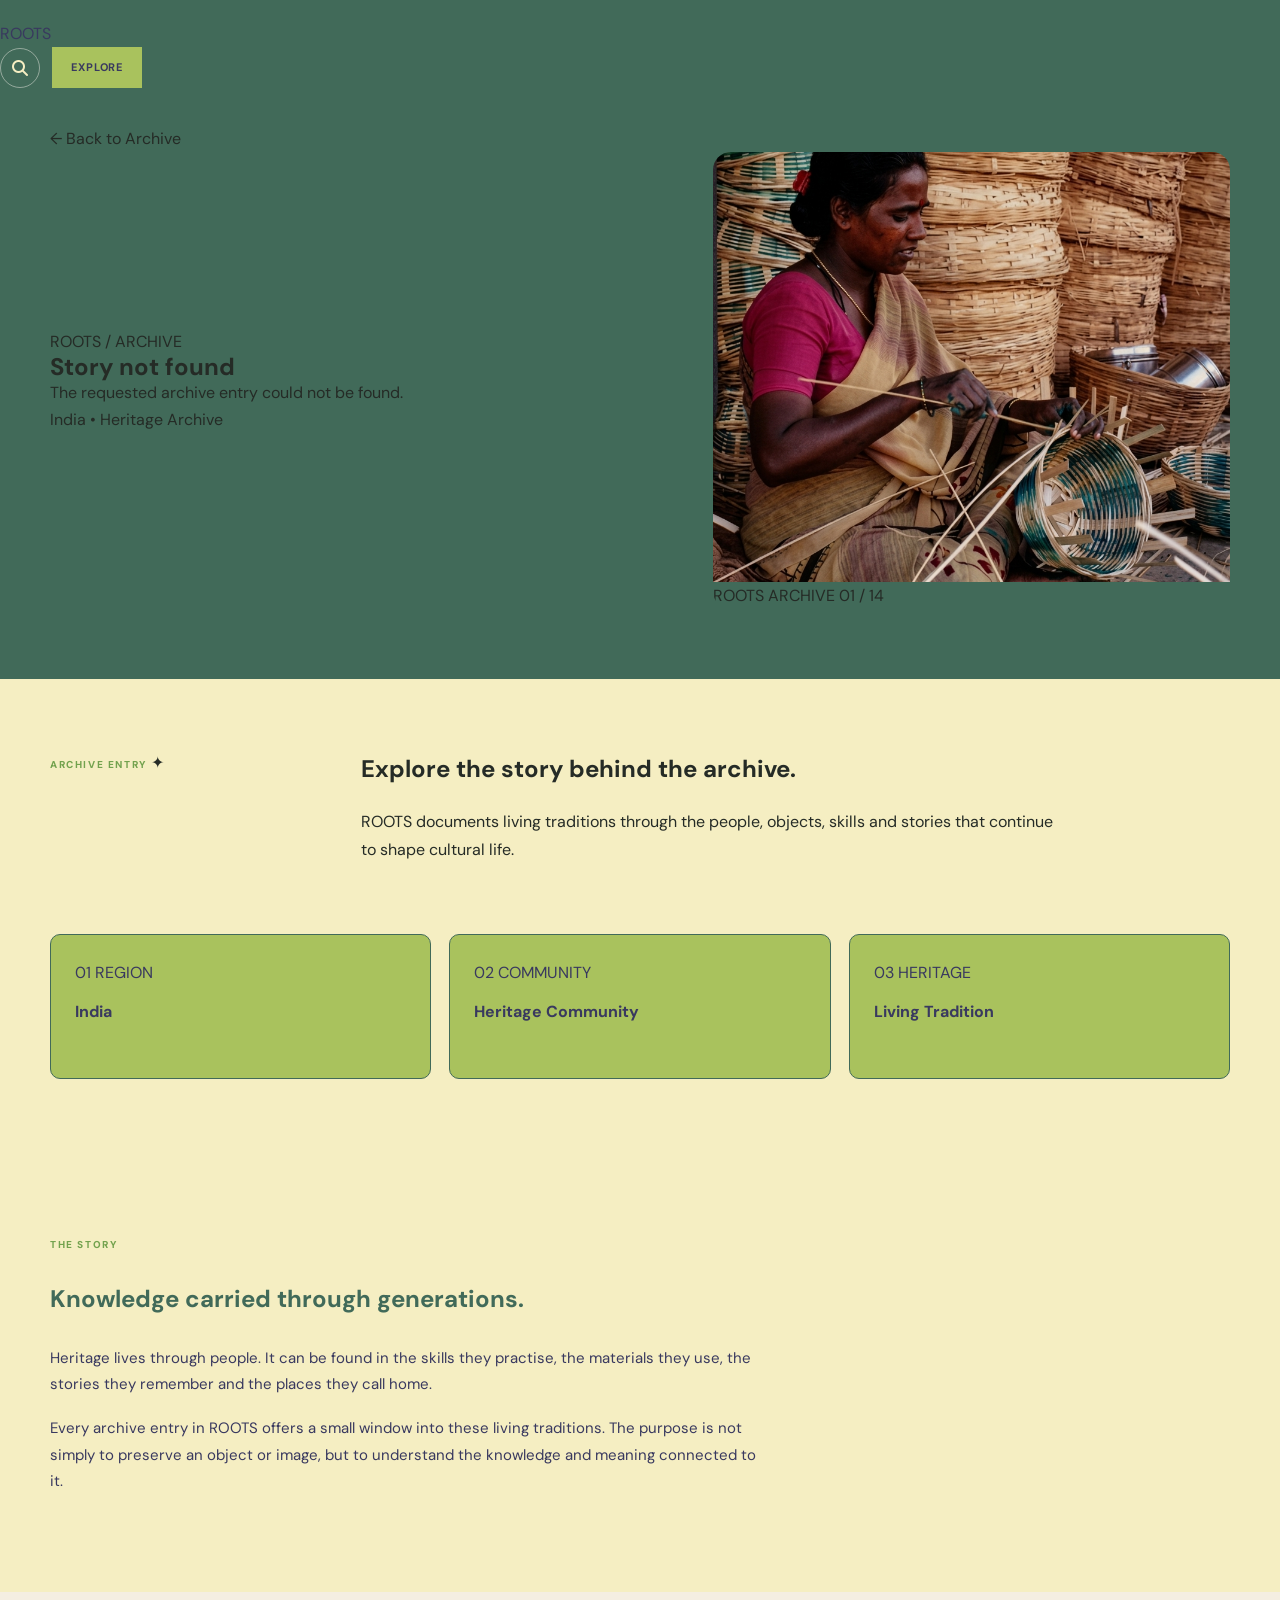
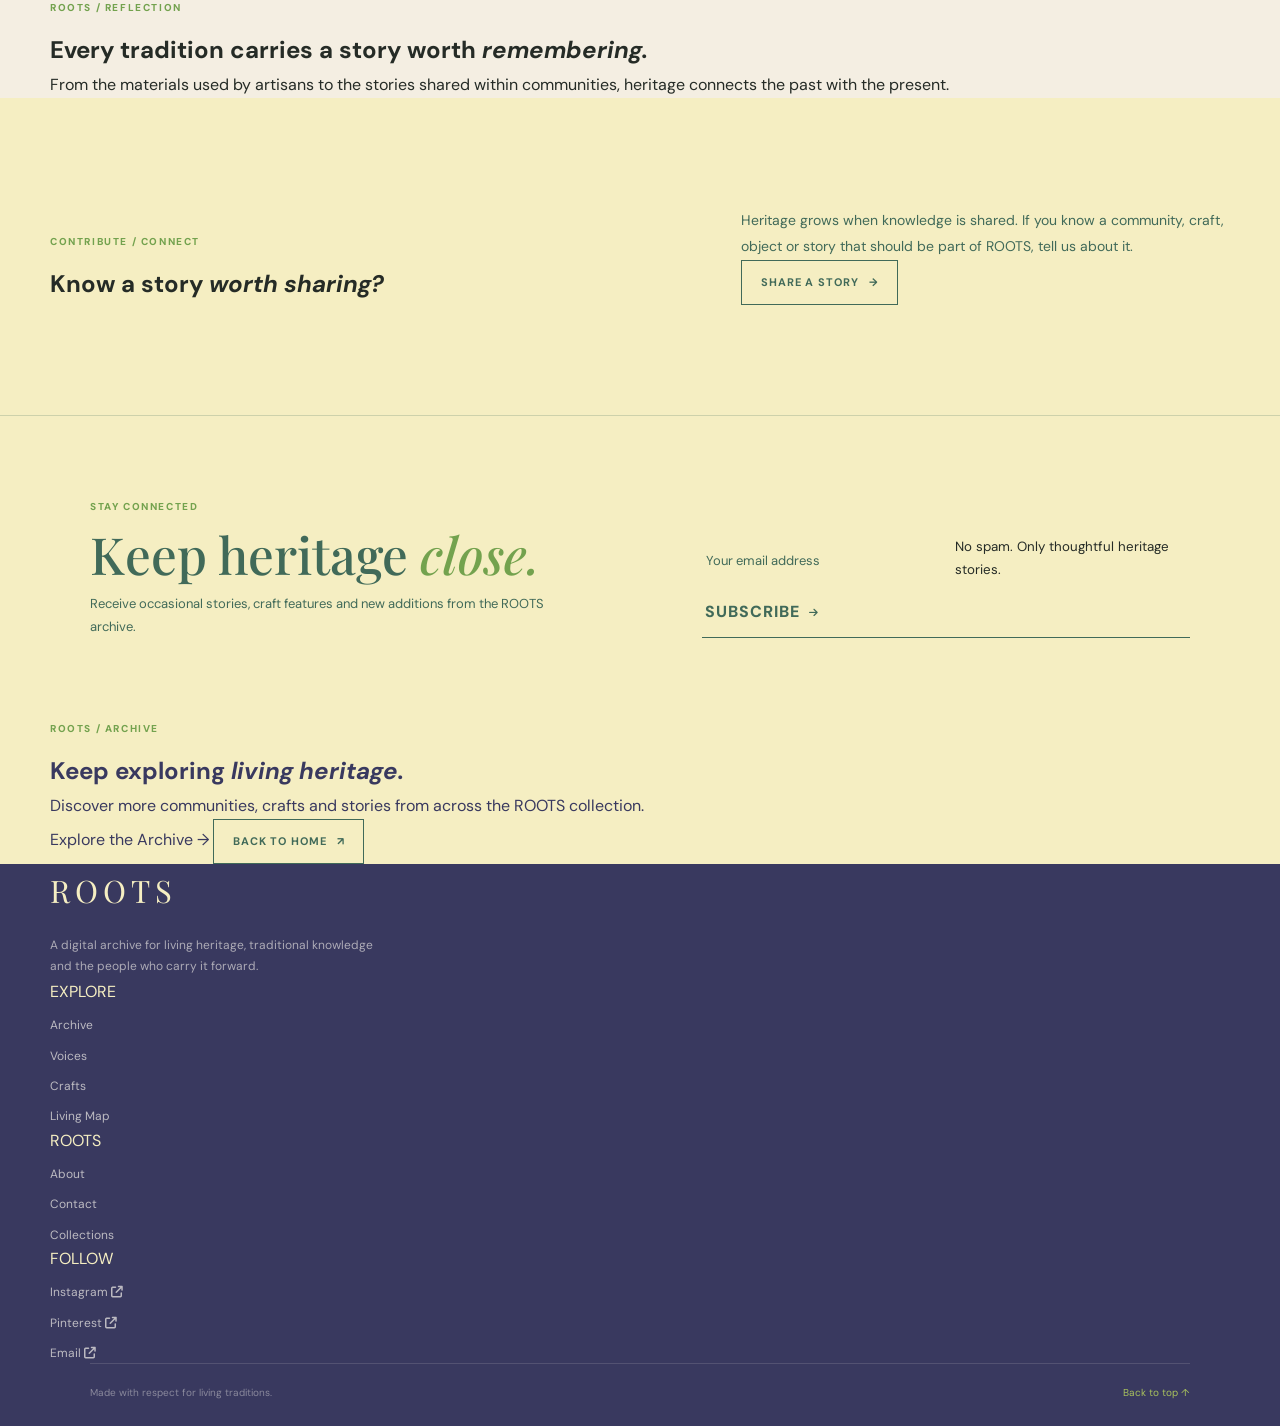
<file: Level2-Task2-ResponsiveDesign/details.html>
<!DOCTYPE html>
<html lang="en">

<head>

    <meta charset="UTF-8">

    <meta
        name="viewport"
        content="width=device-width, initial-scale=1.0">

    <title>
        Explore the Archive | ROOTS
    </title>

    <meta
        name="description"
        content="Explore living heritage, communities, crafts and stories through the ROOTS archive.">

    <!-- Google Fonts -->
    <link rel="preconnect" href="https://fonts.googleapis.com">

    <link
        rel="preconnect"
        href="https://fonts.gstatic.com"
        crossorigin>

    <link
        href="https://fonts.googleapis.com/css2?family=DM+Sans:wght@400;500;600;700&family=Playfair+Display:ital,wght@0,400;0,500;0,600;1,400;1,500&display=swap"
        rel="stylesheet">

    <!-- Font Awesome -->
    <link
        rel="stylesheet"
        href="https://cdnjs.cloudflare.com/ajax/libs/font-awesome/6.5.2/css/all.min.css">

    <!-- Main stylesheet -->
    <link
        rel="stylesheet"
        href="style.css?v=final1">

</head>


<body>



    <!-- =====================================================
         HEADER
    ====================================================== -->

    <header
        class="site-header details-header"
        id="siteHeader">

        <div class="nav-shell">


            <!-- LOGO -->

            <a
                href="index.html"
                class="roots-logo"
                aria-label="ROOTS Home">

                

                <span class="logo-word">
                    ROOTS
                </span>

            </a>







            <!-- NAV ACTIONS -->

            <div class="nav-actions">


                <button
                    type="button"
                    class="nav-search-btn"
                    id="openSearch"
                    aria-label="Open search">

                    <i class="fa-solid fa-magnifying-glass"></i>

                </button>


                <a
                    href="archive.html"
                    class="nav-explore-btn">

                    Explore

                </a>


                <!-- MOBILE MENU -->

                <button
                    type="button"
                    class="menu-toggle"
                    id="menuToggle"
                    aria-label="Open navigation"
                    aria-expanded="false">

                    <span></span>
                    <span></span>
                    <span></span>

                </button>

            </div>

        </div>



        <!-- =================================================
             MOBILE NAV
        ================================================== -->

        <div
            class="mobile-nav"
            id="mobileNav">

            <div class="mobile-nav-inner">

      

                <a
                    href="archive.html"
                    class="mobile-explore">

                    Explore the Archive →

                </a>

            </div>

        </div>

    </header>





    <!-- =====================================================
         DETAILS PAGE
    ====================================================== -->

    <main class="details-page">


        <!-- =================================================
             DETAILS HERO
        ================================================== -->

        <section class="details-hero">

            <div class="details-hero-background"></div>


            <div class="section-shell">


                <!-- BACK BUTTON -->

                <a
                    href="archive.html"
                    class="details-back">

                    <span class="details-back-icon">
                        ←
                    </span>

                    <span>
                        Back to Archive
                    </span>

                </a>



                <!-- HERO CONTENT -->

                <div class="details-hero-grid">


                    <!-- LEFT CONTENT -->

                    <div class="details-hero-content reveal">


                        <span
                            class="details-category"
                            id="detailCategory">

                            ROOTS / ARCHIVE

                        </span>


                        <h1 id="detailTitle">

                            Explore the Archive

                        </h1>


                        <p
                            id="detailSubtitle"
                            class="details-subtitle">

                            Select an archive entry to discover
                            its story, craft or community.

                        </p>


                        <div class="details-meta">


                            <span id="detailRegion">
                                India
                            </span>


                            <span class="detail-dot">
                                •
                            </span>


                            <span id="detailCommunity">
                                Heritage Archive
                            </span>

                        </div>


                    </div>



                    <!-- RIGHT IMAGE -->

                    <div
                        class="details-hero-image reveal">

                        <img
                            src="images/bamboocraft.jpg"
                            id="detailImage"
                            alt="ROOTS archive">

                        <div class="details-image-caption">

                            <span>
                                ROOTS ARCHIVE
                            </span>

                            <span id="detailImageNumber">
                                01 / 14
                            </span>

                        </div>

                    </div>

                </div>

            </div>

        </section>



        <!-- =================================================
             DETAILS INTRO
        ================================================== -->

        <section class="details-intro-section">

            <div class="section-shell">


                <div class="details-intro-grid">


                    <div class="details-intro-label reveal">

                        <span class="section-kicker">
                            ARCHIVE ENTRY
                        </span>

                        <span class="details-intro-mark">
                            ✦
                        </span>

                    </div>



                    <div class="details-intro-content reveal">

                        <h2 id="detailHeading">

                            Explore the story behind
                            the archive.

                        </h2>


                        <p id="detailDescription">

                            ROOTS documents living traditions
                            through the people, objects, skills
                            and stories that continue to shape
                            cultural life.

                        </p>

                    </div>

                </div>

            </div>

        </section>



        <!-- =================================================
             INFORMATION CARDS
        ================================================== -->

        <section class="details-information-section">

            <div class="section-shell">


                <div class="details-info-grid">


                    <!-- REGION -->

                    <div class="details-info-card reveal">

                        <span class="details-info-number">
                            01
                        </span>

                        <span class="details-info-label">
                            REGION
                        </span>

                        <strong id="infoRegion">
                            India
                        </strong>

                    </div>



                    <!-- COMMUNITY -->

                    <div class="details-info-card reveal">

                        <span class="details-info-number">
                            02
                        </span>

                        <span class="details-info-label">
                            COMMUNITY
                        </span>

                        <strong id="infoCommunity">
                            Heritage Community
                        </strong>

                    </div>



                    <!-- HERITAGE -->

                    <div class="details-info-card reveal">

                        <span class="details-info-number">
                            03
                        </span>

                        <span class="details-info-label">
                            HERITAGE
                        </span>

                        <strong id="infoHeritage">
                            Living Tradition
                        </strong>

                    </div>

                </div>

            </div>

              </section>
            <!-- =================================================
             MAIN STORY
        ================================================== -->

        <section class="details-story-section">

            <div class="section-shell">

                <div class="details-story-grid">


                    <!-- STORY CONTENT -->

                    <div class="details-story-content reveal">

                        <span class="section-kicker">
                            THE STORY
                        </span>

                        <h2 id="detailStoryTitle">
                            Knowledge carried
                            through generations.
                        </h2>

                        <div
                            class="details-story-text"
                            id="detailStory">

                            <p>
                                Heritage lives through people.
                                It can be found in the skills they
                                practise, the materials they use,
                                the stories they remember and the
                                places they call home.
                            </p>

                            <p>
                                Every archive entry in ROOTS offers
                                a small window into these living
                                traditions. The purpose is not simply
                                to preserve an object or image, but
                                to understand the knowledge and
                                meaning connected to it.
                            </p>

                        </div>

                    </div>


                    <!-- STORY SIDE NOTE -->

                    <aside class="details-story-note reveal">

                        <span class="details-note-symbol">
                            ✦
                        </span>

                        <span class="details-note-label">
                            ROOTS / NOTE
                        </span>

                        <p>
                            A tradition becomes meaningful when
                            it remains connected to the people,
                            places and practices that give it life.
                        </p>

                    </aside>

                </div>

            </div>

        </section>



        <!-- =================================================
             SECONDARY IMAGE / VISUAL STORY
        ================================================== -->

        <section class="details-visual-section">

            <div class="section-shell">

                <div class="details-visual-grid">


                    <!-- IMAGE -->

                    <div
                        class="details-secondary-image reveal">

                        <img
                            src="images/bamboocraft.jpg"
                            id="detailSecondaryImage"
                            alt="Archive story">

                    </div>


                    <!-- VISUAL TEXT -->

                    <div class="details-visual-content reveal">

                        <span class="section-kicker">
                            LIVING HERITAGE
                        </span>

                        <h2>
                            More than an
                            <em>object.</em>
                        </h2>

                        <p>
                            Behind every craft, material and
                            inherited object is a network of
                            knowledge. Techniques are learned,
                            adapted and shared through practice.
                        </p>

                        <p>
                            ROOTS looks beyond the finished object
                            to the hands, memories and communities
                            that make it meaningful.
                        </p>


                        <div class="details-visual-line"></div>


                        <span class="details-visual-caption">
                            PRESERVED THROUGH PRACTICE
                        </span>

                    </div>

                </div>

            </div>

        </section>



        <!-- =================================================
             HIGHLIGHT SECTION
        ================================================== -->

        <section class="details-highlight-section">

            <div class="section-shell">

                <div class="details-highlight reveal">


                    <div class="details-highlight-number">
                        04
                    </div>


                    <div class="details-highlight-content">

                        <span class="section-kicker">
                            WHY IT MATTERS
                        </span>

                        <h2 id="detailHighlightTitle">
                            Heritage stays alive
                            when knowledge is shared.
                        </h2>

                        <p id="detailHighlightText">
                            The value of a tradition is not limited
                            to its history. Its knowledge continues
                            to matter when people practise it,
                            teach it and carry it into everyday life.
                        </p>

                    </div>


                    <div class="details-highlight-mark">
                        ROOTS
                    </div>

                </div>

            </div>

        </section>



        <!-- =================================================
             RELATED ARCHIVE
        ================================================== -->

        <section class="details-related-section">

            <div class="section-shell">


                <div class="details-related-heading reveal">

                    <div>

                        <span class="section-kicker">
                            CONTINUE EXPLORING
                        </span>

                        <h2>
                            More from the
                            <em>archive.</em>
                        </h2>

                    </div>


                    <a
                        href="archive.html"
                        class="outline-btn">

                        View All
                        <span>→</span>

                    </a>

                </div>



                <div class="details-related-grid">


                    <!-- RELATED CARD 01 -->

                    <a
                        href="details.html?id=bamboo"
                        class="details-related-card reveal">

                        <div class="details-related-image">

                            <img
                                src="images/bamboocraft.jpg"
                                alt="Bamboo Craft">

                        </div>

                        <div class="details-related-content">

                            

                            <h3>
                                Bamboo Craft
                            </h3>

                            <strong>
                                Explore →
                            </strong>

                        </div>

                    </a>



                    <!-- RELATED CARD 02 -->

                    <a
                        href="details.html?id=bodo"
                        class="details-related-card reveal">

                        <div class="details-related-image">

                            <img
                                src="images/bodo.jpg"
                                alt="Bodo Community">

                        </div>

                        <div class="details-related-content">


                            <h3>
                                Bodo Community
                            </h3>

                            <strong>
                                Explore →
                            </strong>

                        </div>

                    </a>



                    <!-- RELATED CARD 03 -->

                    <a
                        href="details.html?id=forest"
                        class="details-related-card reveal">

                        <div class="details-related-image">

                            <img
                                src="images/theforestgiveuslife.png"
                                alt="The Forest Gives Life">

                        </div>

                        <div class="details-related-content">


                            <h3>
                                The Forest Gives Life
                            </h3>

                            <strong>
                                Explore →
                            </strong>

                        </div>

                    </a>

                </div>

            </div>

  </section>
              <!-- =================================================
             HERITAGE STATEMENT
        ================================================== -->

        <section class="heritage-statement-section details-statement">

            <div class="section-shell">

                <div class="heritage-statement-inner reveal">

                    <span class="section-kicker">
                        ROOTS / REFLECTION
                    </span>

                    <h2>
                        Every tradition carries
                        a story worth
                        <em>remembering.</em>
                    </h2>

                    <div class="heritage-statement-line"></div>

                    <p>
                        From the materials used by artisans to the
                        stories shared within communities, heritage
                        connects the past with the present.
                    </p>

                </div>

            </div>

        </section>



        <!-- =================================================
             CONTRIBUTION CTA
        ================================================== -->

        <section class="contact-section details-contact">

            <div class="section-shell">

                <div class="contact-grid">

                    <div class="contact-heading reveal">

                        <span class="section-kicker">
                            CONTRIBUTE / CONNECT
                        </span>

                        <h2>
                            Know a story
                            <em>worth sharing?</em>
                        </h2>

                    </div>


                    <div class="contact-copy reveal">

                        <p>
                            Heritage grows when knowledge is shared.
                            If you know a community, craft, object or
                            story that should be part of ROOTS, tell us
                            about it.
                        </p>

                        <button
                            type="button"
                            class="outline-btn"
                            id="openMessageModal">

                            Share a Story

                            <span>
                                →
                            </span>

                        </button>

                    </div>

                </div>

            </div>

        </section>



        <!-- =================================================
             NEWSLETTER
        ================================================== -->

        <section class="newsletter-section details-newsletter">

            <div class="section-shell">

                <div class="newsletter-inner reveal">


                    <div class="newsletter-copy">

                        <span class="section-kicker">
                            STAY CONNECTED
                        </span>

                        <h2>
                            Keep heritage
                            <em>close.</em>
                        </h2>

                        <p>
                            Receive occasional stories, craft features
                            and new additions from the ROOTS archive.
                        </p>

                    </div>



                    <form
                        class="newsletter-form"
                        id="newsletterForm">

                        <div class="newsletter-input-wrap">

                            <input
                                type="email"
                                id="newsletterEmail"
                                name="email"
                                placeholder="Your email address"
                                autocomplete="email"
                                required>


                            <button
                                type="submit"
                                aria-label="Subscribe">

                                <span>
                                    Subscribe
                                </span>

                                <i class="fa-solid fa-arrow-right"></i>

                            </button>

                        </div>


                        <small>
                            No spam. Only thoughtful heritage stories.
                        </small>

                    </form>

                </div>

            </div>

        </section>



        <!-- =================================================
             MESSAGE MODAL
        ================================================== -->

        <div
            class="message-modal"
            id="messageModal"
            aria-hidden="true">


            <!-- Overlay -->

            <div
                class="message-modal-overlay"
                id="messageModalOverlay">
            </div>



            <!-- Modal Box -->

            <div
                class="message-modal-box"
                role="dialog"
                aria-modal="true"
                aria-labelledby="messageModalTitle">


                <!-- Close -->

                <button
                    type="button"
                    class="message-modal-close"
                    id="closeMessageModal"
                    aria-label="Close message form">

                    <i class="fa-solid fa-xmark"></i>

                </button>



                <!-- Modal Heading -->

                <div class="message-modal-heading">

                    <span class="section-kicker">
                        CONNECT WITH ROOTS
                    </span>

                    <h2 id="messageModalTitle">
                        Share a
                        <em>story.</em>
                    </h2>

                    <p>
                        Tell us about a craft, community, object or
                        tradition that deserves to be remembered.
                    </p>

                </div>



                <!-- Message Form -->

                <form
                    class="message-form"
                    id="messageForm">


                    <div class="message-form-row">


                        <!-- Name -->

                        <div class="message-field">

                            <label for="messageName">
                                Name
                            </label>

                            <input
                                type="text"
                                id="messageName"
                                name="name"
                                placeholder="Your name"
                                autocomplete="name"
                                required>

                        </div>



                        <!-- Email -->

                        <div class="message-field">

                            <label for="messageEmail">
                                Email
                            </label>

                            <input
                                type="email"
                                id="messageEmail"
                                name="email"
                                placeholder="you@example.com"
                                autocomplete="email"
                                required>

                        </div>

                    </div>



                    <!-- Subject -->

                    <div class="message-field">

                        <label for="messageSubject">
                            Subject
                        </label>

                        <input
                            type="text"
                            id="messageSubject"
                            name="subject"
                            placeholder="What would you like to share?"
                            required>

                    </div>



                    <!-- Message -->

                    <div class="message-field">

                        <label for="messageText">
                            Message
                        </label>

                        <textarea
                            id="messageText"
                            name="message"
                            rows="5"
                            placeholder="Tell us about the story..."
                            required></textarea>

                    </div>



                    <!-- Submit -->

                    <button
                        type="submit"
                        class="primary-btn message-submit">

                        Send Message

                        <span>
                            →
                        </span>

                    </button>

                </form>

            </div>

        </div>



        <!-- =================================================
             TOAST
        ================================================== -->

        <div
            class="roots-toast"
            id="rootsToast"
            role="status"
            aria-live="polite">

            <span class="toast-icon">
                ✓
            </span>

            <span id="toastMessage">
                Message sent successfully.
            </span>

        </div>

                              </main>
          <!-- =================================================
             FINAL ARCHIVE CTA
        ================================================== -->

        <section class="details-final-cta">

            <div class="section-shell">

                <div class="details-final-cta-inner reveal">

                    <span class="section-kicker">
                        ROOTS / ARCHIVE
                    </span>

                    <h2>
                        Keep exploring
                        <em>living heritage.</em>
                    </h2>

                    <p>
                        Discover more communities, crafts and stories
                        from across the ROOTS collection.
                    </p>

                    <div class="details-final-actions">

                        <a
                            href="archive.html"
                            class="primary-btn">

                            Explore the Archive
                            <span>→</span>

                        </a>

                        <a
                            href="index.html"
                            class="outline-btn">

                            Back to Home
                            <span>↗</span>

                        </a>

                    </div>

                </div>

            </div>

        </section>


    </main>



    <!-- =====================================================
         FOOTER
    ====================================================== -->

    <footer class="site-footer">

        <div class="section-shell">

            <div class="footer-top">


                <!-- FOOTER BRAND -->

                <div class="footer-brand">

                    <a
                        href="index.html"
                        class="roots-logo footer-logo">


                        <span class="logo-word">
                            ROOTS
                        </span>

                    </a>

                    <p>
                        A digital archive for living heritage,
                        traditional knowledge and the people
                        who carry it forward.
                    </p>

                </div>



                <!-- FOOTER EXPLORE -->

                <div class="footer-column">

                    <span class="footer-heading">
                        EXPLORE
                    </span>

                    <a href="archive.html">
                        Archive
                    </a>

                    <a href="index.html#voices">
                        Voices
                    </a>

                    <a href="index.html#crafts">
                        Crafts
                    </a>

                    <a href="index.html#map">
                        Living Map
                    </a>

                </div>



                <!-- FOOTER ROOTS -->

                <div class="footer-column">

                    <span class="footer-heading">
                        ROOTS
                    </span>

                    <a href="index.html#about">
                        About
                    </a>

                    <a href="index.html#contact">
                        Contact
                    </a>

                    <a href="archive.html">
                        Collections
                    </a>

                </div>



                <!-- FOOTER SOCIAL -->

                <div class="footer-column footer-social">

                    <span class="footer-heading">
                        FOLLOW
                    </span>

                    <a
                        href="#"
                        aria-label="Instagram">

                        Instagram

                        <i class="fa-solid fa-arrow-up-right-from-square"></i>

                    </a>

                    <a
                        href="#"
                        aria-label="Pinterest">

                        Pinterest

                        <i class="fa-solid fa-arrow-up-right-from-square"></i>

                    </a>

                    <a
                        href="#"
                        aria-label="Email">

                        Email

                        <i class="fa-solid fa-arrow-up-right-from-square"></i>

                    </a>

                </div>

            </div>



            <!-- FOOTER BOTTOM -->

            <div class="footer-bottom">


                <span>
                    Made with respect for living traditions.
                </span>

                <a href="#siteHeader">
                    Back to top ↑
                </a>

            </div>

        </div>

    </footer>



    <!-- =====================================================
         TOAST
    ====================================================== -->

    <div
        class="roots-toast"
        id="rootsToast"
        role="status"
        aria-live="polite">

        <span class="toast-icon">
            ✓
        </span>

        <span id="toastMessage">
            Done successfully.
        </span>

    </div>



    <!-- =====================================================
         JAVASCRIPT
    ====================================================== -->

    <script src="script.js?v=final2"></script>


</body>

                  </html>
</file>
<file: Level1-Task1-simple-website/style.css>
/*==================================================
AUREX PREMIUM MEN'S GROOMING
STYLE.CSS
==================================================*/

/*==========================
GOOGLE FONT
==========================*/
@import url('https://fonts.googleapis.com/css2?family=Poppins:wght@300;400;500;600;700;800&display=swap');

/*==========================
ROOT VARIABLES
==========================*/

:root{

--primary:#D4AF37;
--secondary:#B8860B;

--black:#111111;
--dark:#1A1A1A;

--white:#ffffff;
--light:#F8F5EF;
--gray:#666666;

--shadow:0 15px 40px rgba(0,0,0,.12);

--transition:.4s ease;

--radius:18px;

}

/*==========================
RESET
==========================*/

*{
margin:0;
padding:0;
box-sizing:border-box;
font-family:'Poppins',sans-serif;
scroll-behavior:smooth;
}

html{
overflow-x:hidden;
}

body{
background:var(--light);
color:var(--black);
overflow-x:hidden;
}

img{
max-width:100%;
display:block;
}

a{
text-decoration:none;
}

ul{
list-style:none;
}

.container{
width:90%;
max-width:1320px;
margin:auto;
}

/*==========================
HEADER
==========================*/

.header{

position:fixed;

top:0;

left:0;

width:100%;

padding:14px 0;

z-index:1000;

transition:.4s;

}

.header.active{

background:rgba(255,255,255,.92);

backdrop-filter:blur(14px);

box-shadow:0 8px 30px rgba(0,0,0,.08);

}

.navbar{

display:flex;

justify-content:space-between;

align-items:center;

}

/* LOGO */

.logo img{

height:58px;

transition:.4s;

}

/* NAVIGATION */

.nav-links{

display:flex;

align-items:center;

gap:34px;

}

.nav-links a{

font-size:15px;

font-weight:600;

color:#111;

position:relative;

transition:.3s;

}

.nav-links a:hover{

color:var(--primary);

}

.nav-links a.active{

color:var(--primary);

}

.nav-links a.active::after{

content:"";

position:absolute;

left:0;

bottom:-8px;

width:100%;

height:3px;

background:var(--primary);

border-radius:20px;

}

/* SHOP BUTTON */

.shop-btn{

padding:12px 28px;

background:var(--primary);

border-radius:40px;

color:#111;

font-weight:600;

transition:.4s;

font-size:15px;

}

.shop-btn:hover{

background:#111;

color:#fff;

}

/* MOBILE */

.menu-btn{

display:none;

font-size:28px;

cursor:pointer;

}

/*==========================
HERO
==========================*/

.hero{

position:relative;

width:100%;

min-height:100vh;

background:url("images/hero.png");

background-size:cover;

background-position:center;

background-repeat:no-repeat;

display:flex;

align-items:center;

padding-top:90px;

overflow:hidden;

}

.hero::before{

content:"";

position:absolute;

inset:0;

background:linear-gradient(

90deg,

rgba(248,245,239,.90) 0%,

rgba(248,245,239,.72) 30%,

rgba(248,245,239,.18) 55%,

rgba(0,0,0,.20) 100%

);

}

.hero-container{

position:relative;

z-index:2;

display:flex;

align-items:center;

justify-content:flex-start;

width:100%;

}

.hero-left{

max-width:560px;

}

.hero-tag{

display:inline-block;

font-size:14px;

font-weight:700;

letter-spacing:2px;

color:var(--primary);

margin-bottom:22px;

}

.hero-left h1{

font-size:5.5rem;

line-height:1;

font-weight:800;

margin-bottom:20px;

}

.hero-left h1 span{

color:var(--primary);

}

.line{

width:90px;

height:4px;

background:#111;

border-radius:20px;

margin-bottom:28px;

}

.hero-left p{

font-size:18px;

line-height:1.9;

color:#444;

max-width:500px;

margin-bottom:40px;

}

.hero-buttons{

display:flex;

gap:18px;

margin-bottom:55px;

}

.btn-primary{

display:inline-flex;

align-items:center;

gap:10px;

padding:16px 34px;

background:var(--primary);

border-radius:50px;

font-weight:600;

color:#111;

transition:.4s;

}

.btn-primary:hover{

background:#111;

color:#fff;

}

.btn-secondary{

padding:16px 34px;

border:2px solid var(--primary);

border-radius:50px;

font-weight:600;

color:#111;

transition:.4s;

}

.btn-secondary:hover{

background:var(--primary);

}

.hero-features{

display:flex;

gap:30px;

}

.feature-box{

text-align:center;

}

.feature-box i{

font-size:28px;

color:var(--primary);

margin-bottom:12px;

}

.feature-box h4{

font-size:18px;

margin-bottom:5px;

}

.feature-box p{

font-size:14px;

color:#555;

}

/* Hide Hero Right */

.hero-right{

display:none;

  }
/*==========================
ANIMATION
===========================*/

@keyframes float{

0%{

transform:translateY(0);

}

50%{

transform:translateY(-12px);

}

100%{

transform:translateY(0);

}

}
/*==========================
ABOUT SECTION
==========================*/

.about{

padding:120px 0;

background:#ffffff;

}

.about-container{

display:grid;

grid-template-columns:1fr 1fr;

align-items:center;

gap:70px;

}

.about-image{

position:relative;

}

.about-image img{

width:100%;

border-radius:25px;

box-shadow:var(--shadow);

transition:var(--transition);

}

.about-image img:hover{

transform:scale(1.03);

}

.experience-card{

position:absolute;

bottom:-30px;

right:-30px;

background:var(--primary);

padding:25px;

border-radius:20px;

text-align:center;

box-shadow:var(--shadow);

}

.experience-card h2{

font-size:48px;

color:#111;

}

.experience-card p{

font-weight:600;

}

.about-content .section-tag{

color:var(--primary);

font-weight:700;

letter-spacing:2px;

font-size:14px;

}

.about-content h2{

font-size:3.2rem;

margin:20px 0;

line-height:1.2;

}

.about-content p{

font-size:17px;

line-height:1.9;

color:var(--gray);

margin-bottom:25px;

}

.about-list{

display:grid;

grid-template-columns:repeat(2,1fr);

gap:18px;

margin:30px 0;

}

.list-item{

display:flex;

align-items:center;

gap:10px;

}

.list-item i{

color:var(--primary);

font-size:20px;

}

/*==========================
SECTION TITLE
==========================*/

.section-heading{

text-align:center;

margin-bottom:70px;

}

.section-heading span{

color:var(--primary);

font-size:14px;

font-weight:700;

letter-spacing:2px;

}

.section-heading h2{

font-size:3rem;

margin:15px 0;

}

.section-heading p{

font-size:18px;

color:var(--gray);

}

/*==========================
PRODUCTS
==========================*/

.products{

padding:120px 0;

background:#f7f7f7;

}

.product-grid{

display:grid;

grid-template-columns:repeat(auto-fit,minmax(270px,1fr));

gap:35px;

}

.product-card{

background:#fff;

border-radius:25px;

overflow:hidden;

box-shadow:var(--shadow);

transition:var(--transition);

}

.product-card:hover{

transform:translateY(-12px);

}

.product-image{

padding:35px;

display:flex;

justify-content:center;

background:#fafafa;

}

.product-image img{

height:230px;

object-fit:contain;

transition:.4s;

}

.product-card:hover img{

transform:scale(1.08);

}

.product-info{

padding:30px;

text-align:center;

}

.product-info h3{

font-size:24px;

margin-bottom:12px;

}

.product-info p{

color:var(--gray);

margin-bottom:20px;

}

.price{

font-size:24px;

font-weight:700;

color:var(--primary);

margin-bottom:20px;

}

.product-btn{

display:inline-block;

padding:14px 30px;

background:#111;

color:#fff;

border-radius:40px;

transition:.4s;

}

.product-btn:hover{

background:var(--primary);

color:#111;

}

/*==========================
WHY CHOOSE US
==========================*/

.why-section{

padding:120px 0;

background:#111;

color:#fff;

}

.why-grid{

display:grid;

grid-template-columns:repeat(auto-fit,minmax(250px,1fr));

gap:35px;

margin-top:60px;

}

.why-card{

background:#1d1d1d;

padding:40px 30px;

border-radius:20px;

text-align:center;

border:1px solid #2a2a2a;

transition:.4s;

}

.why-card:hover{

transform:translateY(-10px);

border-color:var(--primary);

}

.why-card i{

font-size:45px;

color:var(--primary);

margin-bottom:20px;

}

.why-card h3{

margin-bottom:15px;

font-size:23px;

}

.why-card p{

color:#cccccc;

line-height:1.8;

}

/*==========================
STATISTICS
==========================*/

.stats{

padding:90px 0;

background:var(--primary);

}

.stats-grid{

display:grid;

grid-template-columns:repeat(4,1fr);

gap:30px;

text-align:center;

}

.stat-box{

padding:20px;

}

.stat-box h2{

font-size:52px;

font-weight:800;

color:#111;

margin-bottom:10px;

}

.stat-box p{

font-size:18px;

font-weight:500;

color:#222;

}
/*==========================
CUSTOMER REVIEWS
==========================*/

.reviews{

padding:120px 0;

background:#ffffff;

}

.review-grid{

display:grid;

grid-template-columns:repeat(auto-fit,minmax(320px,1fr));

gap:35px;

margin-top:60px;

}

.review-card{

background:#fff;

padding:35px;

border-radius:20px;

box-shadow:var(--shadow);

text-align:center;

transition:var(--transition);

}

.review-card:hover{

transform:translateY(-12px);

}

.review-card img{

width:90px;

height:90px;

border-radius:50%;

object-fit:cover;

margin:auto;

margin-bottom:20px;

border:4px solid var(--primary);

}

.review-card h3{

font-size:22px;

margin-bottom:5px;

}

.review-card h5{

color:var(--gray);

margin-bottom:15px;

font-weight:500;

}

.stars{

color:var(--primary);

font-size:18px;

letter-spacing:3px;

margin-bottom:18px;

}

.review-card p{

color:var(--gray);

line-height:1.8;

}

/*==========================
NEWSLETTER
==========================*/

.newsletter{

padding:100px 0;

background:linear-gradient(135deg,#111,#222);

text-align:center;

color:#fff;

}

.newsletter h2{

font-size:3rem;

margin-bottom:20px;

}

.newsletter p{

color:#ddd;

margin-bottom:35px;

}

.newsletter-form{

display:flex;

justify-content:center;

gap:15px;

flex-wrap:wrap;

}

.newsletter-form input{

width:420px;

padding:18px;

border:none;

outline:none;

border-radius:50px;

font-size:16px;

}

.newsletter-form button{

padding:18px 38px;

background:var(--primary);

border:none;

border-radius:50px;

font-weight:600;

cursor:pointer;

transition:.4s;

}

.newsletter-form button:hover{

background:#fff;

}

/*==========================
CONTACT
==========================*/

.contact{

padding:120px 0;

background:#f7f7f7;

}

.contact-container{

display:grid;

grid-template-columns:1fr 1fr;

gap:70px;

align-items:center;

}

.contact-info span{

color:var(--primary);

font-weight:700;

letter-spacing:2px;

}

.contact-info h2{

font-size:3rem;

margin:20px 0;

}

.contact-info p{

line-height:1.9;

color:var(--gray);

margin-bottom:15px;

}

.contact-details{

margin-top:30px;

}

.contact-details i{

color:var(--primary);

margin-right:10px;

}

.contact-form{

background:#fff;

padding:40px;

border-radius:20px;

box-shadow:var(--shadow);

}

.contact-form input,

.contact-form textarea{

width:100%;

padding:16px;

margin-bottom:20px;

border:1px solid #ddd;

outline:none;

border-radius:12px;

font-size:16px;

}

.contact-form textarea{

height:180px;

resize:none;

}

/*==========================
FOOTER
==========================*/

footer{

background:#111;

color:#fff;

padding-top:70px;

}

.footer-container{

display:grid;

grid-template-columns:repeat(auto-fit,minmax(220px,1fr));

gap:40px;

padding-bottom:50px;

}

.footer-logo img{

height:80px;

margin-bottom:20px;

}

.footer-logo p{

color:#ccc;

line-height:1.8;

}

.footer-links h3,

.footer-social h3{

margin-bottom:20px;

}

.footer-links a{

display:block;

color:#ccc;

margin-bottom:12px;

transition:.3s;

}

.footer-links a:hover{

color:var(--primary);

padding-left:8px;

}

.social-icons{

display:flex;

gap:15px;

margin-top:15px;

}

.social-icons a{

width:45px;

height:45px;

display:flex;

justify-content:center;

align-items:center;

border-radius:50%;

background:#222;

color:#fff;

transition:.4s;

}

.social-icons a:hover{

background:var(--primary);

color:#111;

}

.footer-bottom{

border-top:1px solid #2d2d2d;

text-align:center;

padding:25px 0;

color:#aaa;

}

/*==========================
BACK TO TOP
==========================*/

.top-btn{

position:fixed;

right:30px;

bottom:30px;

width:55px;

height:55px;

border:none;

border-radius:50%;

background:var(--primary);

color:#111;

font-size:22px;

cursor:pointer;

display:flex;

justify-content:center;

align-items:center;

opacity:0;

visibility:hidden;

transition:.4s;

z-index:999;

}

.top-btn.show{

opacity:1;

visibility:visible;

}

.top-btn:hover{

background:#111;

color:#fff;

}

/*==========================
SCROLLBAR
==========================*/

::-webkit-scrollbar{

width:10px;

}

::-webkit-scrollbar-track{

background:#111;

}

::-webkit-scrollbar-thumb{

background:var(--primary);

border-radius:20px;

}
.footer-social .social-icons{
    display:flex;
    gap:15px;
}

.footer-social .social-icons a{
    width:50px;
    height:50px;
    border-radius:50%;
    display:flex;
    justify-content:center;
    align-items:center;
    background:#222;
    color:#fff;
    font-size:20px;
    transition:.4s;
}

.footer-social .social-icons a:hover{
    background:#D4AF37;
    color:#111;
    transform:translateY(-5px);
}

.contact-details a{
    color:#777;
    text-decoration:none;
    transition:.3s;
}

.contact-details a:hover{
    color:#D4AF37;
}
/*==========================
RESPONSIVE
==========================*/

@media(max-width:992px){

.hero-container,

.about-container,

.contact-container{

grid-template-columns:1fr;

text-align:center;

}

.hero-right{

margin-top:50px;

}

.about-list{

grid-template-columns:1fr;

}

.stats-grid{

grid-template-columns:repeat(2,1fr);

}

}

@media(max-width:768px){

.nav-links{

display:none;

}

.menu-btn{

display:block;

}

.hero-left h1{

font-size:3.4rem;

}

.hero-features{

flex-direction:column;

}

.review-grid,

.product-grid,

.why-grid{

grid-template-columns:1fr;

}

.newsletter-form{

flex-direction:column;

}

.newsletter-form input{

width:100%;

}

.stats-grid{

grid-template-columns:1fr;

}

}

@media(max-width:576px){

.logo img{

height:65px;

}

.hero-model{

width:320px;

}

.hero-left h1{

font-size:2.7rem;

}

.section-heading h2,

.about-content h2,

.contact-info h2,

.newsletter h2{

font-size:2.2rem;

}

.container{

width:92%;

}

}
</file>
<file: Level1-Task2-Calculator/style.css>
@import url('https://fonts.googleapis.com/css2?family=Figtree:wght@400;500;600;700;800&display=swap');


:root {
    --bg: #f5f2eb;
    --panel: #ffffff;
    --line: rgba(16, 42, 64, 0.12);
    --cyan: #09aeea;
    --blue: #1677e8;
    --text: #101b27;
    --muted: #607083;
    --ink: #071522;
    --soft-blue: #e8f7ff;
}


* {
    box-sizing: border-box;
    margin: 0;
    padding: 0;
}


html {
    scroll-behavior: smooth;
}


body {
    font-family: "Figtree", Arial, sans-serif;
    background: var(--bg);
    color: var(--text);
    min-height: 100vh;
    overflow-x: hidden;
    position: relative;
}


/* BACKGROUND */

body::before {
    content: "";
    position: fixed;
    inset: 0;
    pointer-events: none;
    z-index: -2;

    background:
        radial-gradient(
            circle at 15% 18%,
            rgba(255, 255, 255, 0.95),
            transparent 28%
        ),
        radial-gradient(
            circle at 85% 22%,
            rgba(255, 255, 255, 0.9),
            transparent 30%
        ),
        linear-gradient(
            135deg,
            #f8f6f0 0%,
            #eee9df 100%
        );
}


body::after {
    content: "";
    position: fixed;
    inset: 0;
    pointer-events: none;
    z-index: -1;
    opacity: 0.32;

    background-image:
        linear-gradient(
            rgba(35, 90, 125, 0.055) 1px,
            transparent 1px
        ),
        linear-gradient(
            90deg,
            rgba(35, 90, 125, 0.055) 1px,
            transparent 1px
        );

    background-size: 44px 44px;

    mask-image:
        radial-gradient(
            circle at center,
            black,
            transparent 78%
        );
}


/* NAVBAR */

.navbar {
    height: 72px;
    max-width: 1180px;
    margin: 20px auto 0;
    padding: 0 22px 0 28px;

    border-radius: 38px;
    display: flex;
    align-items: center;
    justify-content: space-between;

    position: sticky;
    top: 14px;
    z-index: 20;

    background: rgba(7, 21, 34, 0.97);
    box-shadow: 0 16px 40px rgba(25, 42, 58, 0.18);
}


.brand {
    display: flex;
    align-items: center;
    gap: 7px;

    color: white;
    font-size: 22px;
    font-weight: 800;
    cursor: pointer;
    user-select: none;
}


.brand-mark {
    color: var(--cyan);
    font-size: 28px;
}


.brand-blue {
    color: var(--cyan);
}


.links {
    display: flex;
    align-items: center;
    gap: 34px;
}


.links a {
    color: #b8c8d5;
    text-decoration: none;
    font-size: 14px;
    transition: 0.2s;
}


.links a:hover,
.links a.active {
    color: white;
}


.links a.active {
    position: relative;
}


.links a.active::after {
    content: "";
    position: absolute;
    height: 2px;
    background: var(--cyan);
    left: 0;
    right: 0;
    bottom: -9px;
    border-radius: 2px;
}


.nav-btn,
.hero-btn {
    border: 0;
    border-radius: 28px;
    padding: 12px 20px;

    background: white;
    color: #0b1b29;

    cursor: pointer;
    font-weight: 700;

    box-shadow: 0 5px 18px rgba(0, 0, 0, 0.12);
    transition: 0.25s;
}


.nav-btn:hover,
.hero-btn:hover {
    transform: translateY(-2px);
    box-shadow: 0 9px 24px rgba(0, 0, 0, 0.16);
}


.menu {
    display: none;
}


/* HERO */

.hero {
    min-height: calc(100vh - 90px);
    max-width: 1440px;
    margin: auto;
    padding: 68px 5% 55px;

    display: grid;
    grid-template-columns: 1fr 1.12fr;
    gap: 35px;
    align-items: center;
}


.hero-content {
    position: relative;
    z-index: 2;
}


.eyebrow {
    color: #4f6880;
    font-size: 11px;
    letter-spacing: 2.3px;
    font-weight: 700;
    margin-bottom: 18px;
}


.eyebrow span {
    color: var(--cyan);
    margin: 0 5px;
}


.hero h1 {
    font-size: clamp(54px, 7vw, 94px);
    line-height: 0.92;
    letter-spacing: -4px;
    max-width: 650px;
}


.hero h1 span {
    color: var(--cyan);
}


.sub {
    font-size: 19px;
    line-height: 1.55;
    color: #607083;
    max-width: 470px;
    margin: 26px 0;
}


.hero-btn {
    background: #071522;
    color: white;
    padding: 15px 24px;
    font-size: 15px;
}


.hero-btn span {
    color: var(--cyan);
    margin-left: 6px;
}


/* HERO SPECIFICATIONS */

.specs {
    display: grid;
    grid-template-columns: repeat(4, 1fr);
    max-width: 590px;
    margin-top: 42px;
    padding-top: 18px;
}


.spec {
    padding-right: 15px;
    border-right: 1px solid rgba(16, 42, 64, 0.14);
    margin-right: 15px;
}


.spec:last-child {
    border: 0;
}


.spec-symbol {
    display: block;
    color: var(--cyan);
    font-size: 20px;
    margin-bottom: 7px;
}


.spec b {
    display: block;
    font-size: 13px;
    color: #1c2d3c;
}


.spec small {
    display: block;
    color: #6c7d8d;
    line-height: 1.4;
    margin-top: 3px;
}


/* CALCULATOR STAGE */

.stage {
    position: relative;
    min-height: 670px;

    display: flex;
    justify-content: center;
    align-items: center;
}


/* FLOATING EQUATIONS */

.equation {
    position: absolute;
    color: #176aa8;

    font-family: Georgia, serif;
    font-style: italic;
    opacity: 0.82;
    font-size: 20px;

    animation: float 5s ease-in-out infinite;
    pointer-events: none;
}


.eq1 {
    top: 3%;
    left: 3%;
}


.eq2 {
    top: 8%;
    right: 4%;
    animation-delay: 0.7s;
}


.eq3 {
    bottom: 7%;
    left: 2%;
    animation-delay: 1.2s;
}


.eq4 {
    bottom: 15%;
    right: 4%;
    animation-delay: 1.8s;
}


/* BLUEPRINT DIAGRAM */

.diagram {
    position: absolute;
    width: 170px;
    height: 170px;

    right: -5px;
    top: 25%;

    border: 1px dashed rgba(23, 106, 168, 0.45);
    border-radius: 50%;

    box-shadow:
        inset 0 0 0 1px rgba(23, 106, 168, 0.08);
}


.diagram::before,
.diagram::after {
    content: "";
    position: absolute;
    background: rgba(23, 106, 168, 0.45);
}


.diagram::before {
    width: 100%;
    height: 1px;
    top: 50%;
    left: 0;
}


.diagram::after {
    height: 100%;
    width: 1px;
    left: 50%;
    top: 0;
}


/* CALCULATOR BOX */

.calc {
    width: min(390px, 90vw);
    padding: 18px;

    position: relative;
    z-index: 2;

    border: 1px solid rgba(90, 140, 175, 0.65);
    border-radius: 30px;

    background:
        linear-gradient(
            145deg,
            #122b40,
            #061521
        );

    box-shadow:
        0 20px 60px rgba(19, 39, 55, 0.28),
        0 0 0 5px rgba(9, 174, 234, 0.06);
}


.calc::before {
    content: "";
    position: absolute;
    inset: 8px;

    border: 1px solid rgba(120, 210, 255, 0.12);
    border-radius: 23px;

    pointer-events: none;
}


.calc-head {
    display: flex;
    justify-content: space-between;
    align-items: center;

    padding: 4px 5px 14px;
    border-bottom: 1px solid rgba(130, 200, 235, 0.16);

    font-size: 13px;
}


.calc-head strong {
    color: #e7f4ff;
}


.status {
    color: var(--cyan);
    font-size: 11px;
}


/* DISPLAY */

.display {
    height: 112px;
    padding: 17px 14px;

    display: flex;
    flex-direction: column;
    justify-content: center;
    text-align: right;

    overflow: hidden;
}


.expression {
    min-height: 24px;
    color: #7bcfff;
    font-size: 17px;

    white-space: nowrap;
    overflow: hidden;
    text-overflow: ellipsis;
}


.result {
    color: #f6fbff;
    font-size: 39px;
    font-weight: 700;

    white-space: nowrap;
    overflow: hidden;
    text-overflow: ellipsis;
}


/* CALCULATOR BUTTONS */

.keys {
    display: grid;
    grid-template-columns: repeat(5, 1fr);
    gap: 9px;
}


.key {
    height: 55px;

    border: 1px solid rgba(120, 180, 220, 0.16);
    border-radius: 12px;

    background:
        linear-gradient(
            145deg,
            #17354b,
            #0b1d2c
        );

    color: #eaf7ff;
    font-size: 16px;

    cursor: pointer;

    box-shadow:
        inset 0 1px 0 rgba(255, 255, 255, 0.035);

    transition: 0.15s;
}


.key:hover {
    border-color: var(--cyan);
    color: var(--cyan);
    transform: translateY(-1px);
}


.key:active,
.key.flash {
    background: var(--cyan);
    color: #00121b;
    transform: scale(0.95);
}


.key.fn {
    color: #72d8ff;
    font-size: 14px;
}


.key.operator {
    color: #8bdfff;
    font-size: 21px;
}


.key.equals {
    background:
        linear-gradient(
            145deg,
            #13c7f5,
            #237ce9
        );

    color: white;
    font-weight: 800;

    grid-row: span 2;
}


.key.zero {
    grid-column: span 2;
}


.key.clear {
    color: #ff9bab;
}


.key.delete {
    color: #ffc0ca;
}


/* SIDE CARDS */

.side {
    position: absolute;
    right: -6%;
    width: 255px;

    padding: 17px;
    z-index: 3;

    background: rgba(255, 255, 255, 0.88);
    border: 1px solid rgba(34, 76, 104, 0.14);
    border-radius: 15px;

    backdrop-filter: blur(12px);

    box-shadow:
        0 16px 38px rgba(34, 55, 72, 0.13);

    color: #132536;
}


.history {
    top: 21%;
}


.features {
    bottom: 8%;
}


.side h3 {
    font-size: 13px;
    margin-bottom: 14px;
}


.side-title {
    display: flex;
    align-items: center;
    justify-content: space-between;
    gap: 8px;
}


.side-title h3 {
    margin-bottom: 0;
}


.clear-history {
    border: 0;
    background: transparent;
    color: #1677e8;
    font-size: 11px;
    cursor: pointer;
}


.history-item {
    display: flex;
    justify-content: space-between;
    gap: 12px;

    border-top: 1px solid rgba(20, 60, 90, 0.10);
    padding: 10px 0;

    color: #516577;
    font-size: 12px;
}


.history-item b {
    color: #132536;
    white-space: nowrap;
}


/* FEATURE CARD */

.feature {
    display: flex;
    gap: 10px;
    margin: 12px 0;

    color: #617486;
    font-size: 12px;
    line-height: 1.45;
}


.feature b {
    color: #1b3043;
}


.icon {
    color: var(--cyan);
    font-size: 17px;
    min-width: 20px;
}


/* FOOTER */

footer {
    border-top: 1px solid rgba(16, 42, 64, 0.12);
    padding: 24px 5%;

    color: #718292;
    font-size: 12px;

    display: flex;
    justify-content: space-between;
    gap: 20px;
}


/* TOAST */

.toast {
    position: fixed;
    right: 22px;
    bottom: 22px;

    background: #071b2b;
    color: white;

    border: 1px solid var(--cyan);
    padding: 13px 17px;
    border-radius: 12px;

    display: none;
    z-index: 50;

    box-shadow: 0 10px 35px rgba(0, 0, 0, 0.2);
}


.toast.show {
    display: block;
    animation: fade 0.25s ease;
}


/* ANIMATIONS */

@keyframes float {
    0%,
    100% {
        transform: translateY(0);
    }

    50% {
        transform: translateY(-10px);
    }
}


@keyframes fade {
    from {
        opacity: 0;
        transform: translateY(8px);
    }

    to {
        opacity: 1;
        transform: translateY(0);
    }
}


/* TABLET */

@media (max-width: 1100px) {

    .side {
        display: none;
    }

    .hero {
        grid-template-columns: 1fr 1fr;
        gap: 20px;
    }

    .stage {
        min-height: 570px;
    }

    .calc {
        width: min(370px, 92vw);
    }

}


/* MOBILE */

@media (max-width: 800px) {

    .navbar {
        height: 62px;
        margin: 12px 14px 0;
        top: 8px;
        padding: 0 15px 0 18px;
    }

    .brand {
        font-size: 19px;
    }

    .brand-mark {
        font-size: 24px;
    }

    .links {
        display: none;
    }

    .menu {
        display: block;

        border: 1px solid rgba(255, 255, 255, 0.25);
        background: transparent;
        color: white;

        border-radius: 8px;
        padding: 8px 11px;
        cursor: pointer;
        font-size: 18px;
    }

    .nav-btn {
        display: none;
    }

    .hero {
        display: flex;
        flex-direction: column;
        align-items: stretch;

        padding: 50px 6% 40px;
    }

    .hero h1 {
        font-size: clamp(50px, 15vw, 76px);
        letter-spacing: -3px;
    }

    .sub {
        font-size: 16px;
    }

    .specs {
        grid-template-columns: repeat(2, 1fr);
        gap: 16px;
        margin-top: 30px;
    }

    .spec {
        border: 0;
        margin: 0;
    }

    .stage {
        min-height: 610px;
        width: 100%;
    }

    .equation {
        font-size: 15px;
    }

    .diagram {
        width: 110px;
        height: 110px;
        right: -2px;
    }

    .stage .eq3,
    .stage .eq4 {
        display: none;
    }

    footer {
        flex-direction: column;
        gap: 8px;
    }

}


/* SMALL MOBILE */

@media (max-width: 430px) {

    .hero {
        padding-top: 40px;
    }

    .calc {
        padding: 12px;
        border-radius: 21px;
    }

    .key {
        height: 48px;
        font-size: 14px;
    }

    .key.fn {
        font-size: 12px;
    }

    .display {
        height: 95px;
    }

    .result {
        font-size: 32px;
    }

    .keys {
        gap: 6px;
    }

    .brand {
        font-size: 18px;
    }

}
</file>
<file: Level2-Task1-Bootstrap/style.css>
/* =========================================================
   STUDYNEST
   STYLE.CSS
   PREMIUM RESPONSIVE DESIGN
   ========================================================= */


/* =========================================================
   GOOGLE FONT
   ========================================================= */

@import url('https://fonts.googleapis.com/css2?family=Poppins:wght@300;400;500;600;700;800&display=swap');


/* =========================================================
   ROOT VARIABLES
   ========================================================= */

:root{

    --cream:#FFF9F5;

    --cream-light:#FFFDFC;

    --lavender:#B9A7D9;

    --lavender-light:#EEE7F8;

    --lavender-dark:#79659D;

    --rose:#C98F9B;

    --rose-light:#F3E1E4;

    --green:#A8BFA3;

    --green-light:#E5EEE2;

    --dark:#292536;

    --dark-soft:#4E4859;

    --text:#716B78;

    --white:#ffffff;

    --border:#E8DFE7;

    --shadow:0 18px 45px rgba(64,47,77,.10);

    --shadow-hover:0 25px 55px rgba(64,47,77,.17);

    --radius:24px;

}


/* =========================================================
   RESET
   ========================================================= */

*{
    margin:0;
    padding:0;
    box-sizing:border-box;
}

html{
    scroll-behavior:smooth;
    scroll-padding-top:90px;
}

body{

    font-family:'Poppins',sans-serif;

    background:var(--cream);

    color:var(--dark);

    overflow-x:hidden;

}

img{
    max-width:100%;
}

a{
    text-decoration:none;
}

button{
    font-family:inherit;
}


/* =========================================================
   NAVBAR
   ========================================================= */

.custom-navbar{

    background:rgba(255,253,251,.90);

    backdrop-filter:blur(18px);

    -webkit-backdrop-filter:blur(18px);

    border-bottom:1px solid rgba(185,167,217,.18);

    padding:15px 0;

    transition:.3s;

}

.navbar-brand{

    display:flex;

    align-items:center;

    gap:9px;

    font-size:26px;

    font-weight:800;

    color:var(--dark)!important;

    letter-spacing:-.5px;

}

.brand-icon{

    width:42px;

    height:42px;

    display:flex;

    justify-content:center;

    align-items:center;

    background:var(--lavender-light);

    border-radius:13px;

    font-size:22px;

}

.navbar-nav{

    gap:4px;

}

.nav-link{

    color:var(--dark-soft)!important;

    font-size:14px;

    font-weight:500;

    padding:10px 14px!important;

    border-radius:30px;

    transition:.3s;

}

.nav-link:hover,

.nav-link.active{

    color:var(--lavender-dark)!important;

    background:var(--lavender-light);

}

.nav-cta{

    display:inline-flex;

    align-items:center;

    justify-content:center;

    padding:10px 20px;

    margin-left:10px;

    border-radius:30px;

    background:var(--dark);

    color:var(--white)!important;

    font-size:14px;

    font-weight:600;

    transition:.3s;

}

.nav-cta:hover{

    background:var(--lavender-dark);

    transform:translateY(-2px);

}

.navbar-toggler{

    border:none;

    box-shadow:none!important;

    color:var(--dark);

    font-size:21px;

}


/* =========================================================
   HERO
   ========================================================= */

.hero{

    min-height:100vh;

    display:flex;

    align-items:center;

    padding:150px 0 90px;

    position:relative;

    overflow:hidden;

    background:

        radial-gradient(
            circle at 85% 25%,
            rgba(201,143,155,.18),
            transparent 28%
        ),

        radial-gradient(
            circle at 15% 80%,
            rgba(185,167,217,.20),
            transparent 30%
        ),

        var(--cream);

}


/* decorative background */

.hero::before{

    content:"";

    position:absolute;

    width:320px;

    height:320px;

    border-radius:50%;

    background:var(--lavender-light);

    opacity:.55;

    top:-150px;

    left:-100px;

    filter:blur(2px);

}

.hero::after{

    content:"";

    position:absolute;

    width:220px;

    height:220px;

    border-radius:50%;

    background:var(--rose-light);

    opacity:.6;

    bottom:-100px;

    right:-50px;

}


/* Hero content */

.hero-content{

    position:relative;

    z-index:2;

}

.hero-badge{

    display:inline-flex;

    align-items:center;

    gap:7px;

    padding:9px 17px;

    border-radius:30px;

    background:var(--lavender-light);

    color:var(--lavender-dark);

    font-size:12px;

    font-weight:700;

    letter-spacing:1px;

    margin-bottom:22px;

}

.hero h1{

    font-size:clamp(44px,6vw,72px);

    line-height:1.08;

    font-weight:800;

    letter-spacing:-2.5px;

    margin-bottom:25px;

    max-width:650px;

}

.hero h1 span{

    display:block;

    color:var(--rose);

}

.hero-description{

    max-width:560px;

    color:var(--text);

    font-size:17px;

    line-height:1.9;

    margin-bottom:32px;

}

.hero-buttons{

    display:flex;

    align-items:center;

    flex-wrap:wrap;

    gap:13px;

}


/* Main button */

.primary-btn{

    display:inline-flex;

    align-items:center;

    justify-content:center;

    gap:10px;

    border:none;

    padding:14px 24px;

    border-radius:50px;

    background:var(--dark);

    color:var(--white)!important;

    font-size:14px;

    font-weight:600;

    cursor:pointer;

    transition:.35s;

}

.primary-btn:hover{

    transform:translateY(-4px);

    background:var(--lavender-dark);

    box-shadow:0 15px 30px rgba(121,101,157,.25);

}


/* Secondary button */

.secondary-btn{

    display:inline-flex;

    align-items:center;

    justify-content:center;

    padding:13px 22px;

    border-radius:50px;

    border:1px solid var(--border);

    color:var(--dark-soft);

    background:rgba(255,255,255,.55);

    font-size:14px;

    font-weight:600;

    transition:.35s;

}

.secondary-btn:hover{

    border-color:var(--rose);

    color:var(--rose);

    transform:translateY(-3px);

}


/* Hero statistics */

.hero-stats{

    display:flex;

    align-items:center;

    gap:30px;

    margin-top:42px;

}

.stat{

    display:flex;

    flex-direction:column;

}

.stat strong{

    font-size:20px;

    font-weight:800;

    color:var(--dark);

}

.stat span{

    color:var(--text);

    font-size:11px;

    margin-top:2px;

}


/* Hero visual */

.hero-visual{

    position:relative;

    min-height:520px;

    display:flex;

    align-items:center;

    justify-content:center;

}

.hero-glow{

    position:absolute;

    width:410px;

    height:410px;

    border-radius:50%;

    background:

        radial-gradient(
            circle,
            rgba(185,167,217,.38),
            rgba(243,225,228,.20),
            transparent 70%
        );

    filter:blur(4px);

}

.hero-image-wrapper{

    position:relative;

    z-index:2;

    width:90%;

    max-width:500px;

    display:flex;

    justify-content:center;

    animation:floatHero 5s ease-in-out infinite;

}

.hero-img{

    width:100%;

    max-height:530px;

    object-fit:contain;

    filter:drop-shadow(0 25px 25px rgba(65,45,70,.15));

}

@keyframes floatHero{

    0%,100%{
        transform:translateY(0);
    }

    50%{
        transform:translateY(-13px);
    }

}


/* Floating notes */

.floating-note{

    position:absolute;

    z-index:4;

    display:flex;

    align-items:center;

    gap:9px;

    padding:12px 17px;

    background:rgba(255,255,255,.88);

    backdrop-filter:blur(12px);

    border:1px solid rgba(255,255,255,.8);

    border-radius:16px;

    box-shadow:var(--shadow);

    font-size:12px;

    font-weight:600;

    color:var(--dark-soft);

}

.floating-note i{

    color:var(--rose);

}

.note-one{

    top:80px;

    left:5%;

    animation:floatNote 4s ease-in-out infinite;

}

.note-two{

    bottom:85px;

    right:2%;

    animation:floatNote 4.5s ease-in-out infinite reverse;

}

@keyframes floatNote{

    0%,100%{
        transform:translateY(0);
    }

    50%{
        transform:translateY(-8px);
    }

}


/* =========================================================
   COMMON SECTION HEADING
   ========================================================= */

.section-heading{

    margin-bottom:50px;

}

.section-heading > span{

    display:inline-flex;

    align-items:center;

    padding:8px 16px;

    border-radius:30px;

    background:var(--lavender-light);

    color:var(--lavender-dark);

    font-size:11px;

    font-weight:700;

    letter-spacing:1px;

    margin-bottom:14px;

}

.section-heading h2{

    font-size:clamp(30px,4vw,44px);

    line-height:1.2;

    font-weight:800;

    letter-spacing:-1px;

    margin-bottom:14px;

}

.section-heading p{

    color:var(--text);

    max-width:650px;

    line-height:1.8;

    margin:0 auto;

    font-size:15px;

}


/* =========================================================
   WHY SECTION
   ========================================================= */

.why-section{

    padding:105px 0;

    background:var(--white);

}

.feature-card{

    position:relative;

    height:100%;

    padding:35px 30px;

    border:1px solid var(--border);

    border-radius:var(--radius);

    background:var(--cream-light);

    transition:.4s;

}

.feature-card:hover{

    transform:translateY(-8px);

    box-shadow:var(--shadow-hover);

    border-color:transparent;

}

.feature-icon{

    width:55px;

    height:55px;

    display:flex;

    align-items:center;

    justify-content:center;

    border-radius:17px;

    font-size:20px;

    margin-bottom:24px;

}

.feature-icon.lavender{

    background:var(--lavender-light);

    color:var(--lavender-dark);

}

.feature-icon.rose{

    background:var(--rose-light);

    color:var(--rose);

}

.feature-icon.green{

    background:var(--green-light);

    color:#6D8768;

}

.feature-card h3{

    font-size:19px;

    font-weight:700;

    margin-bottom:10px;

}

.feature-card p{

    color:var(--text);

    font-size:14px;

    line-height:1.8;

    margin:0;

}


/* =========================================================
   BACKPACK EXPLORER
   ========================================================= */

.explorer{

    padding:110px 0;

    background:

        linear-gradient(
            180deg,
            var(--cream) 0%,
            #F8F1FA 100%
        );

}

.backpack-area{

    min-height:360px;

    position:relative;

    display:flex;

    align-items:center;

    justify-content:center;

    margin-bottom:20px;

}

.backpack-glow{

    position:absolute;

    width:280px;

    height:280px;

    border-radius:50%;

    background:var(--lavender-light);

    box-shadow:

        0 0 100px rgba(185,167,217,.35);

}

.backpack-img{

    position:relative;

    z-index:2;

    width:270px;

    max-width:75%;

    object-fit:contain;

    cursor:pointer;

    filter:drop-shadow(
        0 25px 20px rgba(60,40,70,.15)
    );

    animation:backpackFloat 4s ease-in-out infinite;

    transition:.5s;

}

.backpack-img:hover{

    transform:scale(1.07) rotate(-2deg);

}

@keyframes backpackFloat{

    0%,100%{
        transform:translateY(0);
    }

    50%{
        transform:translateY(-12px);
    }

}

.backpack-label{

    position:absolute;

    z-index:3;

    bottom:20px;

    right:27%;

    padding:10px 16px;

    background:var(--white);

    border:1px solid var(--border);

    border-radius:30px;

    box-shadow:var(--shadow);

    font-size:11px;

    font-weight:600;

    color:var(--dark-soft);

}

.backpack-label i{

    color:var(--rose);

    margin-right:5px;

}


/* Open backpack */

.open-bag-btn{

    border:none;

    display:inline-flex;

    align-items:center;

    gap:10px;

    padding:14px 25px;

    border-radius:50px;

    background:var(--rose);

    color:var(--white);

    font-size:14px;

    font-weight:600;

    box-shadow:0 14px 30px rgba(201,143,155,.28);

    cursor:pointer;

    transition:.35s;

}

.open-bag-btn:hover{

    transform:translateY(-4px);

    background:#B87986;

    box-shadow:0 18px 35px rgba(201,143,155,.35);

}


/* =========================================================
   FILTER BUTTONS
   ========================================================= */

.filter-area{

    display:flex;

    justify-content:center;

    align-items:center;

    flex-wrap:wrap;

    gap:10px;

    margin:65px 0 35px;

}

.filter-btn{

    border:1px solid var(--border);

    background:var(--white);

    color:var(--dark-soft);

    padding:9px 19px;

    border-radius:30px;

    font-size:12px;

    font-weight:600;

    cursor:pointer;

    transition:.3s;

}

.filter-btn:hover,

.filter-btn.active{

    background:var(--dark);

    color:var(--white);

    border-color:var(--dark);

}


/* =========================================================
   PRODUCT CARDS
   ========================================================= */

.product-card{

    position:relative;

    overflow:hidden;

    height:100%;

    border:none!important;

    border-radius:var(--radius)!important;

    background:var(--white);

    box-shadow:var(--shadow);

    transition:.4s;

}

.product-card:hover{

    transform:translateY(-10px);

    box-shadow:var(--shadow-hover);

}

.product-image{

    position:relative;

    height:245px;

    display:flex;

    align-items:center;

    justify-content:center;

    overflow:hidden;

    background:

        linear-gradient(
            145deg,
            #F8F1FA,
            #FFF8F4
        );

}

.product-image img{

    width:85%;

    height:85%;

    object-fit:contain;

    transition:.5s;

}

.product-card:hover .product-image img{

    transform:scale(1.09);

}

.product-tag{

    position:absolute;

    z-index:2;

    top:15px;

    left:15px;

    padding:6px 11px;

    border-radius:20px;

    background:rgba(255,255,255,.9);

    color:var(--lavender-dark);

    font-size:9px;

    font-weight:700;

    letter-spacing:.7px;

    box-shadow:0 5px 15px rgba(50,40,60,.08);

}

.product-card .card-body{

    padding:25px;

}

.product-category{

    display:block;

    color:var(--rose);

    font-size:10px;

    font-weight:700;

    text-transform:uppercase;

    letter-spacing:1px;

    margin-bottom:7px;

}

.product-card .card-title{

    color:var(--dark);

    font-size:21px;

    font-weight:700;

    margin-bottom:10px;

}

.product-card .card-text{

    color:var(--text);

    font-size:13px;

    line-height:1.75;

    min-height:68px;

    margin-bottom:20px;

}

.product-btn{

    display:inline-flex;

    align-items:center;

    gap:8px;

    padding:9px 0;

    border:none;

    background:none;

    color:var(--lavender-dark);

    font-size:12px;

    font-weight:700;

    cursor:pointer;

    transition:.3s;

}

.product-btn i{

    font-size:10px;

    transition:.3s;

}

.product-btn:hover{

    color:var(--rose);

}

.product-btn:hover i{

    transform:translate(3px,-3px);

}


/* =========================================================
   STARTER KIT
   ========================================================= */

.starter-section{

    padding:100px 0;

    background:var(--white);

}

.starter-card{

    position:relative;

    overflow:hidden;

    padding:65px;

    border-radius:32px;

    background:

        linear-gradient(
            125deg,
            #EDE5F6,
            #F8E7E9
        );

}

.starter-card::before{

    content:"";

    position:absolute;

    width:260px;

    height:260px;

    border-radius:50%;

    background:rgba(255,255,255,.35);

    right:-70px;

    top:-100px;

}

.starter-tag{

    display:inline-block;

    color:var(--lavender-dark);

    font-size:11px;

    font-weight:700;

    letter-spacing:1px;

    margin-bottom:15px;

}

.starter-card h2{

    position:relative;

    max-width:560px;

    font-size:clamp(30px,4vw,48px);

    line-height:1.15;

    font-weight:800;

    letter-spacing:-1px;

    margin-bottom:18px;

}

.starter-card p{

    position:relative;

    max-width:570px;

    color:var(--dark-soft);

    font-size:14px;

    line-height:1.8;

    margin-bottom:25px;

}

.starter-btn{

    position:relative;

    display:inline-flex;

    align-items:center;

    gap:10px;

    padding:13px 22px;

    background:var(--dark);

    color:var(--white);

    border-radius:50px;

    font-size:13px;

    font-weight:600;

    transition:.35s;

}

.starter-btn:hover{

    background:var(--lavender-dark);

    color:var(--white);

    transform:translateY(-3px);

}

.starter-icons{

    position:relative;

    display:grid;

    grid-template-columns:repeat(2,100px);

    gap:15px;

    justify-content:center;

}

.starter-icon{

    width:100px;

    height:100px;

    display:flex;

    align-items:center;

    justify-content:center;

    border-radius:27px;

    background:rgba(255,255,255,.65);

    backdrop-filter:blur(10px);

    font-size:31px;

    box-shadow:0 12px 30px rgba(70,50,70,.08);

    transition:.35s;

}

.starter-icon:hover{

    transform:translateY(-7px) rotate(2deg);

}

.icon-laptop{
    color:var(--lavender-dark);
}

.icon-book{
    color:var(--rose);
}

.icon-headphone{
    color:#6D8768;
}

.icon-bag{
    font-size:34px;
}


/* =========================================================
   STUDY ROUTINE
   ========================================================= */

.study-routine{

    padding:110px 0;

    background:#F8F2F8;

}

.routine-card{

    position:relative;

    height:100%;

    padding:35px 25px;

    background:var(--white);

    border:1px solid var(--border);

    border-radius:var(--radius);

    transition:.4s;

    overflow:hidden;

}

.routine-card:hover{

    transform:translateY(-8px);

    box-shadow:var(--shadow-hover);

}

.routine-number{

    position:absolute;

    top:18px;

    right:20px;

    font-size:12px;

    font-weight:700;

    color:#D6CEDA;

}

.routine-icon{

    font-size:31px;

    margin-bottom:20px;

}

.routine-card > span{

    display:block;

    color:var(--rose);

    font-size:9px;

    font-weight:700;

    letter-spacing:1.5px;

    margin-bottom:7px;

}

.routine-card h3{

    font-size:19px;

    font-weight:700;

    margin-bottom:10px;

}

.routine-card p{

    color:var(--text);

    font-size:13px;

    line-height:1.75;

    margin:0;

}


/* =========================================================
   REVIEWS
   ========================================================= */

.reviews{

    padding:110px 0;

    background:var(--white);

}

.review-card{

    height:100%;

    padding:32px 30px;

    border:1px solid var(--border);

    border-radius:var(--radius);

    background:var(--cream-light);

    transition:.4s;

}

.review-card:hover{

    transform:translateY(-8px);

    box-shadow:var(--shadow-hover);

}

.stars{

    color:#D89B54;

    font-size:14px;

    letter-spacing:3px;

    margin-bottom:20px;

}

.review-card > p{

    color:var(--text);

    font-size:14px;

    line-height:1.9;

    margin-bottom:25px;

}

.review-user{

    display:flex;

    align-items:center;

    gap:12px;

}

.avatar{

    width:43px;

    height:43px;

    display:flex;

    align-items:center;

    justify-content:center;

    border-radius:50%;

    background:var(--lavender-light);

    color:var(--lavender-dark);

    font-size:14px;

    font-weight:700;

}

.review-user h5{

    margin:0;

    font-size:14px;

    font-weight:700;

}

.review-user span{

    display:block;

    color:var(--text);

    font-size:10px;

    margin-top:2px;

}


/* =========================================================
   CONTACT
   ========================================================= */

.contact{

    padding:110px 0;

    background:

        linear-gradient(
            145deg,
            #F4ECF8,
            #FFF5F1
        );

}

.contact-wrapper{

    padding:65px;

    border-radius:32px;

    background:rgba(255,255,255,.65);

    border:1px solid rgba(255,255,255,.9);

    box-shadow
</file>
<file: Level2-Task2-ResponsiveDesign/style.css>
/* =========================================================
   ROOTS — HERITAGE & ARTISAN ARCHIVE
   
   ========================================================= */


/* =========================================================
   01. ROOT VARIABLES
   ========================================================= */

:root {
    --ivory: #f5f0e6;
    --cream: #eee5d5;
    --cream-light: #faf7f0;

    --forest: #18382d;
    --forest-dark: #0d241c;

    --sage: #71816c;

    --terracotta: #b97858;
    --gold: #b08a52;

    --charcoal: #20231f;
    --muted: #6f7169;

    --white: #ffffff;

    --border: rgba(32, 35, 31, 0.14);

    --shadow:
        0 18px 50px rgba(32, 35, 31, 0.10);

    --shadow-heavy:
        0 25px 70px rgba(13, 36, 28, 0.18);

    --serif:
        "Playfair Display",
        Georgia,
        serif;

    --sans:
        "DM Sans",
        Arial,
        sans-serif;

    --transition:
        0.3s ease;
}


/* =========================================================
   02. RESET
   ========================================================= */

* {
    margin: 0;
    padding: 0;
    box-sizing: border-box;
}

html {
    scroll-behavior: smooth;
    scroll-padding-top: 90px;
}

body {
    background: var(--ivory);
    color: var(--charcoal);

    font-family: var(--sans);
    font-size: 16px;
    line-height: 1.7;

    overflow-x: hidden;
}

body.menu-open {
    overflow: hidden;
}

img {
    display: block;
    max-width: 100%;
}

button,
input,
textarea {
    font: inherit;
}

button {
    cursor: pointer;
}

a {
    color: inherit;
    text-decoration: none;
}

ul,
ol {
    list-style: none;
}

::selection {
    background: var(--forest);
    color: var(--cream-light);
}


/* =========================================================
   03. COMMON CONTAINER
   ========================================================= */

.section-shell {
    width: min(1180px, calc(100% - 80px));
    margin: 0 auto;
}

section {
    position: relative;
}


/* =========================================================
   04. ACCESSIBILITY
   ========================================================= */

.sr-only {
    position: absolute;
    width: 1px;
    height: 1px;
    padding: 0;
    margin: -1px;
    overflow: hidden;
    clip: rect(0, 0, 0, 0);
    white-space: nowrap;
    border: 0;
}


/* =========================================================
   05. PAGE LOADER
   ========================================================= */

.page-loader {
    position: fixed;
    inset: 0;
    z-index: 9999;

    display: flex;
    align-items: center;
    justify-content: center;

    background: var(--forest-dark);

    transition:
        opacity 0.5s ease,
        visibility 0.5s ease;
}

.page-loader.loaded {
    opacity: 0;
    visibility: hidden;
    pointer-events: none;
}

.loader-inner {
    text-align: center;
    color: var(--cream-light);
}

.loader-logo {
    font-family: var(--serif);
    font-size: 34px;
    letter-spacing: 0.18em;
}

.loader-line {
    width: 70px;
    height: 1px;
    margin: 15px auto 0;

    background: var(--gold);

    animation: loaderLine 1.3s ease-in-out infinite;
}

@keyframes loaderLine {
    0% {
        transform: scaleX(0.2);
        opacity: 0.3;
    }

    50% {
        transform: scaleX(1);
        opacity: 1;
    }

    100% {
        transform: scaleX(0.2);
        opacity: 0.3;
    }
}


/* =========================================================
   06. HEADER / NAVBAR
   ========================================================= */

.site-header {
    position: fixed;
    top: 0;
    left: 0;
    width: 100%;

    z-index: 1000;

    padding: 20px 0;

    transition:
        background 0.35s ease,
        padding 0.35s ease,
        box-shadow 0.35s ease;
}

.site-header.scrolled {
    padding: 12px 0;

    background: rgba(250, 247, 240, 0.96);

    box-shadow:
        0 8px 30px rgba(32, 35, 31, 0.08);

    backdrop-filter: blur(16px);
}

.navbar {
    width: min(1240px, calc(100% - 70px));
    margin: 0 auto;

    display: flex;
    align-items: center;
    justify-content: space-between;

    gap: 30px;
}


/* =========================================================
   07. ROOTS BRAND
   ========================================================= */

.brand {
    display: inline-flex;
    align-items: center;

    color: var(--cream-light);

    font-family: var(--serif);
    font-size: 26px;
    font-weight: 600;

    letter-spacing: 0.16em;

    white-space: nowrap;

    transition: color var(--transition);
}

.site-header.scrolled .brand {
    color: var(--forest);
}

.brand-mark {
    width: 9px;
    height: 9px;

    margin-right: 10px;

    border-radius: 50%;

    background: var(--gold);
}


/* =========================================================
   08. DESKTOP NAVIGATION
   ========================================================= */

.desktop-nav {
    display: flex;
    align-items: center;
    justify-content: center;

    gap: 27px;

    margin-left: auto;
}

.desktop-nav a {
    position: relative;

    color: rgba(250, 247, 240, 0.9);

    font-size: 12px;
    font-weight: 600;

    letter-spacing: 0.08em;
    text-transform: uppercase;

    transition: color var(--transition);
}

.desktop-nav a::after {
    content: "";

    position: absolute;
    left: 0;
    bottom: -7px;

    width: 0;
    height: 1px;

    background: var(--gold);

    transition: width var(--transition);
}

.desktop-nav a:hover::after,
.desktop-nav a.active::after {
    width: 100%;
}

.desktop-nav a:hover,
.desktop-nav a.active {
    color: var(--gold);
}

.site-header.scrolled .desktop-nav a {
    color: var(--forest);
}

.site-header.scrolled .desktop-nav a:hover,
.site-header.scrolled .desktop-nav a.active {
    color: var(--terracotta);
}


/* =========================================================
   09. NAVIGATION ACTIONS
   ========================================================= */

.nav-actions {
    display: flex;
    align-items: center;
    gap: 12px;
}

.nav-search-btn {
    width: 40px;
    height: 40px;

    display: flex;
    align-items: center;
    justify-content: center;

    border: 1px solid rgba(250, 247, 240, 0.45);
    border-radius: 50%;

    background: transparent;
    color: var(--cream-light);

    transition: all var(--transition);
}

.nav-search-btn:hover {
    border-color: var(--gold);
    color: var(--gold);
}

.site-header.scrolled .nav-search-btn {
    border-color: var(--border);
    color: var(--forest);
}

.site-header.scrolled .nav-search-btn:hover {
    border-color: var(--gold);
    color: var(--terracotta);
}


/* =========================================================
   10. EXPLORE NAV BUTTON
   ========================================================= */

.nav-explore-btn {
    display: inline-flex;
    align-items: center;
    justify-content: center;

    padding: 10px 18px;

    border: 1px solid var(--gold);

    background: var(--gold);
    color: var(--forest-dark);

    font-size: 11px;
    font-weight: 700;

    letter-spacing: 0.08em;
    text-transform: uppercase;

    transition: all var(--transition);
}

.nav-explore-btn:hover {
    background: transparent;
    color: var(--cream-light);
}

.site-header.scrolled .nav-explore-btn:hover {
    color: var(--forest);
}


/* =========================================================
   11. MOBILE MENU BUTTON
   ========================================================= */

.menu-toggle {
    display: none;

    width: 42px;
    height: 42px;

    border: 1px solid rgba(250, 247, 240, 0.45);

    background: transparent;
    color: var(--cream-light);

    position: relative;

    z-index: 1100;
}

.menu-toggle span {
    position: absolute;
    left: 10px;

    width: 21px;
    height: 1px;

    background: currentColor;

    transition:
        transform 0.3s ease,
        top 0.3s ease;
}

.menu-toggle span:nth-child(1) {
    top: 15px;
}

.menu-toggle span:nth-child(2) {
    top: 21px;
}

.menu-toggle span:nth-child(3) {
    top: 27px;
}

.menu-toggle.active span:nth-child(1) {
    top: 21px;
    transform: rotate(45deg);
}

.menu-toggle.active span:nth-child(2) {
    opacity: 0;
}

.menu-toggle.active span:nth-child(3) {
    top: 21px;
    transform: rotate(-45deg);
}

.site-header.scrolled .menu-toggle {
    border-color: var(--border);
    color: var(--forest);
}


/* =========================================================
   12. MOBILE NAVIGATION
   ========================================================= */

.mobile-nav {
    position: fixed;
    inset: 0;

    z-index: 1050;

    display: flex;
    flex-direction: column;
    align-items: flex-start;
    justify-content: center;

    padding: 100px 35px 40px;

    background: var(--forest-dark);

    opacity: 0;
    visibility: hidden;

    transform: translateY(-20px);

    transition:
        opacity 0.3s ease,
        visibility 0.3s ease,
        transform 0.3s ease;
}

.mobile-nav.open {
    opacity: 1;
    visibility: visible;
    transform: translateY(0);
}

.mobile-nav a {
    display: block;

    padding: 12px 0;

    color: var(--cream-light);

    font-family: var(--serif);
    font-size: 32px;

    transition: color var(--transition);
}

.mobile-nav a:hover {
    color: var(--gold);
}


/* =========================================================
   13. SEARCH OVERLAY
   ========================================================= */

.search-overlay {
    position: fixed;
    inset: 0;

    z-index: 2000;

    display: flex;
    align-items: center;
    justify-content: center;

    padding: 30px;

    background: rgba(13, 36, 28, 0.94);

    opacity: 0;
    visibility: hidden;

    transition:
        opacity 0.3s ease,
        visibility 0.3s ease;
}

.search-overlay.open {
    opacity: 1;
    visibility: visible;
}

.search-overlay-inner {
    width: min(720px, 100%);
}

.search-overlay-title {
    margin-bottom: 20px;

    color: var(--cream-light);

    font-family: var(--serif);
    font-size: clamp(36px, 6vw, 65px);
    line-height: 1.05;
}

.home-search-form {
    display: flex;
    align-items: stretch;

    border-bottom: 1px solid rgba(250, 247, 240, 0.45);
}

.home-search-form input {
    flex: 1;

    min-width: 0;

    padding: 16px 4px;

    border: 0;
    outline: none;

    background: transparent;
    color: var(--cream-light);

    font-size: 18px;
}

.home-search-form input::placeholder {
    color: rgba(250, 247, 240, 0.5);
}

.home-search-form button {
    border: 0;

    padding: 0 15px;

    background: transparent;
    color: var(--gold);

    font-size: 20px;
}

.search-close {
    position: absolute;
    top: 30px;
    right: 35px;

    width: 45px;
    height: 45px;

    border: 1px solid rgba(250, 247, 240, 0.35);

    background: transparent;
    color: var(--cream-light);

    font-size: 27px;

    transition: all var(--transition);
}

.search-close:hover {
    border-color: var(--gold);
    color: var(--gold);
}


/* =========================================================
   14. HERO SECTION
   ========================================================= */

.hero {
    min-height: 100vh;

    position: relative;

    display: flex;
    align-items: center;

    overflow: hidden;

    background: var(--forest-dark);
}

.hero-image {
    position: absolute;
    inset: 0;

    width: 100%;
    height: 100%;

    object-fit: cover;

   
 object-position: center center;

    transform: none !important;
    scale: 1 !important;
}

.hero::after {
    content: "";

    position: absolute;
    inset: 0;

    background:
        linear-gradient(
            90deg,
            rgba(13, 36, 28, 0.82) 0%,
            rgba(13, 36, 28, 0.54) 42%,
            rgba(13, 36, 28, 0.16) 100%
        );
}

.hero-content {
    position: relative;

    z-index: 2;

    width: min(1180px, calc(100% - 80px));

    margin: 0 auto;

    padding-top: 80px;
}

.hero-copy {
    max-width: 690px;
}

.hero-eyebrow {
    display: flex;
    align-items: center;
    gap: 10px;

    margin-bottom: 22px;

    color: var(--gold);

    font-size: 11px;
    font-weight: 700;

    letter-spacing: 0.18em;
    text-transform: uppercase;
}

.hero-eyebrow span {
    opacity: 0.55;
}

.hero h1 {
    max-width: 750px;

    color: var(--cream-light);

    font-family: var(--serif);
    font-size: clamp(52px, 7vw, 92px);

    font-weight: 500;
    line-height: 0.98;

    letter-spacing: -0.035em;
}

.hero h1 em {
    color: var(--gold);
    font-style: italic;
}

.hero-description {
    max-width: 550px;

    margin-top: 28px;

    color: rgba(250, 247, 240, 0.82);

    font-size: 16px;
    line-height: 1.8;
}


/* =========================================================
   15. HERO BUTTON
   ========================================================= */

.hero-actions {
    display: flex;
    align-items: center;
    gap: 15px;

    margin-top: 34px;
}

.hero-btn {
    display: inline-flex;
    align-items: center;
    gap: 12px;

    padding: 14px 22px;

    background: var(--gold);
    color: var(--forest-dark);

    border: 1px solid var(--gold);

    font-size: 11px;
    font-weight: 700;

    letter-spacing: 0.08em;
    text-transform: uppercase;

    transition: all var(--transition);
}

.hero-btn:hover {
    background: transparent;
    color: var(--cream-light);
}

.hero-btn span {
    font-size: 16px;

    transition: transform var(--transition);
}

.hero-btn:hover span {
    transform: translateX(4px);
}


/* =========================================================
   16. HERO FEATURED COMMUNITY
   ========================================================= */

.hero-featured {
    position: absolute;

    right: 7%;
    bottom: 100px;

    z-index: 3;

    min-width: 190px;

    padding-left: 18px;

    border-left: 1px solid var(--gold);

    color: var(--cream-light);
}

.hero-featured small {
    display: block;

    margin-bottom: 5px;

    color: var(--gold);

    font-size: 9px;
    font-weight: 700;

    letter-spacing: 0.15em;
    text-transform: uppercase;
}

.hero-featured strong {
    display: block;

    font-family: var(--serif);
    font-size: 20px;
    font-weight: 500;
}

.hero-featured span {
    display: block;

    margin-top: 2px;

    color: rgba(250, 247, 240, 0.65);

    font-size: 12px;
}


/* =========================================================
   17. HERO SLIDE NUMBER
   ========================================================= */

.hero-counter {
    position: absolute;

    right: 30px;
    top: 50%;

    z-index: 3;

    display: flex;
    align-items: center;
    gap: 12px;

    transform: rotate(90deg) translateX(50%);

    transform-origin: right center;

    color: var(--cream-light);

    font-size: 10px;
    font-weight: 700;

    letter-spacing: 0.16em;
}

.hero-counter::before {
    content: "";

    width: 45px;
    height: 1px;

    background: var(--gold);
}


/* =========================================================
   18. HERO SCROLL INDICATOR
   ========================================================= */

.scroll-indicator {
    position: absolute;

    left: 50%;
    bottom: 28px;

    z-index: 3;

    display: flex;
    flex-direction: column;
    align-items: center;
    gap: 8px;

    transform: translateX(-50%);

    color: rgba(250, 247, 240, 0.75);

    font-size: 9px;
    font-weight: 700;

    letter-spacing: 0.15em;
    text-transform: uppercase;
}

.scroll-indicator span {
    display: block;

    width: 1px;
    height: 35px;

    background: var(--gold);

    animation: scrollLine 1.8s ease-in-out infinite;
}

@keyframes scrollLine {
    0%,
    100% {
        transform: scaleY(0.4);
        transform-origin: top;
    }

    50% {
        transform: scaleY(1);
        transform-origin: top;
    }
}


/* =========================================================
   19. COMMON SECTION LABELS
   ========================================================= */

.section-kicker {
    display: inline-block;

    margin-bottom: 14px;

    color: var(--terracotta);

    font-size: 10px;
    font-weight: 800;

    letter-spacing: 0.16em;
    text-transform: uppercase;
}

.section-title {
    color: var(--forest);

    font-family: var(--serif);
    font-size: clamp(38px, 5vw, 64px);

    font-weight: 500;
    line-height: 1.05;

    letter-spacing: -0.025em;
}

.section-title em {
    color: var(--terracotta);
    font-style: italic;
}


/* =========================================================
   20. COMMON OUTLINE BUTTON
   ========================================================= */

.outline-btn {
    display: inline-flex;
    align-items: center;
    gap: 10px;

    padding: 12px 19px;

    border: 1px solid var(--forest);

    background: transparent;
    color: var(--forest);

    font-size: 11px;
    font-weight: 700;

    letter-spacing: 0.08em;
    text-transform: uppercase;

    transition: all var(--transition);
}

.outline-btn:hover {
    background: var(--forest);
    color: var(--cream-light);

    transform: translateY(-2px);
}

.outline-btn span {
    transition: transform var(--transition);
}

.outline-btn:hover span {
    transform: translateX(4px);
}


/* =========================================================
   21. GOLD BUTTON
   ========================================================= */

.gold-btn {
    display: inline-flex;
    align-items: center;
    justify-content: center;
    gap: 10px;

    padding: 13px 21px;

    border: 1px solid var(--gold);

    background: var(--gold);
    color: var(--forest-dark);

    font-size: 11px;
    font-weight: 800;

    letter-spacing: 0.08em;
    text-transform: uppercase;

    transition: all var(--transition);
}

.gold-btn:hover {
    background: var(--forest);
    border-color: var(--forest);

    color: var(--cream-light);

    transform: translateY(-2px);
}

.gold-btn span {
    transition: transform var(--transition);
}

.gold-btn:hover span {
    transform: translateX(4px);
}


/* =========================================================
   22. REVEAL ANIMATION
   ========================================================= */

.reveal {
    opacity: 0;
    transform: translateY(35px);

    transition:
        opacity 0.8s ease,
        transform 0.8s ease;
}

.reveal-visible {
    opacity: 1;
    transform: translateY(0);
}

/* =========================================================
   ROOTS — STYLE.CSS
   
   ARCHIVE + CRAFTS + VOICES
   ========================================================= */


/* =========================================================
   23. ARCHIVE INTRO
   ========================================================= */

.archive-section {
    padding: 115px 0 95px;

    background: var(--ivory);
}

.archive-heading {
    display: grid;
    grid-template-columns: 1fr 1fr;
    align-items: end;

    gap: 50px;

    margin-bottom: 55px;
}

.archive-heading h2 {
    color: var(--forest);

    font-family: var(--serif);
    font-size: clamp(42px, 5vw, 68px);

    font-weight: 500;
    line-height: 1.03;

    letter-spacing: -0.03em;
}

.archive-heading h2 em {
    color: var(--terracotta);
    font-style: italic;
}

.archive-heading p {
    max-width: 480px;

    color: var(--muted);

    font-size: 15px;
    line-height: 1.8;
}


/* =========================================================
   24. ARCHIVE CATEGORY FEATURE CARDS
   ========================================================= */

.archive-feature-grid {
    display: grid;

    grid-template-columns:
        1.15fr
        0.9fr
        0.9fr;

    gap: 18px;
}

.archive-feature-card {
    position: relative;

    min-height: 390px;

    display: flex;
    flex-direction: column;
    justify-content: flex-end;

    overflow: hidden;

    background: var(--forest);

    color: var(--cream-light);

    isolation: isolate;
}

.archive-feature-card img {
    position: absolute;
    inset: 0;

    width: 100%;
    height: 100%;

    object-fit: cover;

    z-index: -2;

    transition:
        transform 0.8s ease;
}

.archive-feature-card::after {
    content: "";

    position: absolute;
    inset: 0;

    z-index: -1;

    background:
        linear-gradient(
            to top,
            rgba(13, 36, 28, 0.92),
            rgba(13, 36, 28, 0.12) 70%
        );
}

.archive-feature-card:hover img {
    transform: scale(1.05);
}

.archive-feature-content {
    padding: 30px;
}

.archive-feature-number {
    display: block;

    margin-bottom: 8px;

    color: var(--gold);

    font-size: 10px;
    font-weight: 800;

    letter-spacing: 0.14em;
}

.archive-feature-card h3 {
    margin-bottom: 8px;

    font-family: var(--serif);
    font-size: 31px;
    font-weight: 500;
}

.archive-feature-card p {
    max-width: 340px;

    color: rgba(250, 247, 240, 0.75);

    font-size: 13px;
    line-height: 1.7;
}


/* =========================================================
   25. ARCHIVE PAGE GRID
   ========================================================= */

.archive-page {
    padding: 150px 0 110px;

    background: var(--ivory);
}

.archive-page-heading {
    display: flex;
    align-items: flex-end;
    justify-content: space-between;

    gap: 40px;

    margin-bottom: 45px;
}

.archive-page-heading h1 {
    max-width: 700px;

    color: var(--forest);

    font-family: var(--serif);
    font-size: clamp(48px, 7vw, 84px);

    font-weight: 500;
    line-height: 0.98;

    letter-spacing: -0.035em;
}

.archive-page-heading h1 em {
    color: var(--terracotta);
    font-style: italic;
}

.archive-page-heading p {
    max-width: 380px;

    color: var(--muted);

    font-size: 14px;
    line-height: 1.8;
}


/* =========================================================
   26. ARCHIVE FILTERS
   ========================================================= */

.archive-filters {
    display: flex;
    flex-wrap: wrap;
    align-items: center;

    gap: 8px;

    margin-bottom: 40px;

    padding-bottom: 18px;

    border-bottom: 1px solid var(--border);
}

.archive-filter {
    padding: 9px 16px;

    border: 1px solid var(--border);

    background: transparent;
    color: var(--muted);

    font-size: 10px;
    font-weight: 800;

    letter-spacing: 0.08em;
    text-transform: uppercase;

    transition: all var(--transition);
}

.archive-filter:hover,
.archive-filter.active {
    border-color: var(--forest);

    background: var(--forest);
    color: var(--cream-light);
}


/* =========================================================
   27. ARCHIVE SEARCH
   ========================================================= */

.archive-search {
    display: flex;
    align-items: center;

    width: min(350px, 100%);

    margin-left: auto;

    border-bottom: 1px solid var(--border);
}

.archive-search input {
    width: 100%;

    padding: 11px 4px;

    border: 0;
    outline: none;

    background: transparent;

    color: var(--charcoal);

    font-size: 13px;
}

.archive-search input::placeholder {
    color: var(--muted);
}

.archive-search button {
    border: 0;

    background: transparent;
    color: var(--forest);

    padding: 8px;
}


/* =========================================================
   28. ARCHIVE ITEMS GRID
   ========================================================= */

.archive-grid {
    display: grid;

    grid-template-columns:
        repeat(3, minmax(0, 1fr));

    gap: 24px;
}


/* =========================================================
   29. ARCHIVE ITEM CARD
   ========================================================= */

.archive-item {
    display: flex;
    flex-direction: column;

    background: var(--cream-light);

    border: 1px solid var(--border);

    box-shadow:
        0 10px 35px rgba(32, 35, 31, 0.06);

    transition:
        transform 0.3s ease,
        box-shadow 0.3s ease,
        border-color 0.3s ease;
}

.archive-item:hover {
    transform: translateY(-6px);

    border-color:
        rgba(24, 56, 45, 0.28);

    box-shadow:
        0 20px 50px rgba(32, 35, 31, 0.12);
}


/* =========================================================
   30. ARCHIVE ITEM IMAGE
   IMPORTANT:
   NATURAL IMAGE HEIGHT — NO BLANK GAP / NO CROPPING
   ========================================================= */

.archive-item-image {
    width: 100%;

    height: auto;
    min-height: 0;

    margin: 0;
    padding: 0;

    overflow: hidden;

    background: var(--cream);

    line-height: 0;
}

.archive-item-image img {
    display: block;

    width: 100%;
    height: auto;

    min-height: 0;
    max-height: none;

    margin: 0;
    padding: 0;

    object-fit: contain;

    transition:
        transform 0.65s ease;
}

.archive-item:hover .archive-item-image img {
    transform: scale(1.025);
}


/* =========================================================
   31. ARCHIVE ITEM CONTENT
   ========================================================= */

.archive-item-content {
    display: flex;
    flex-direction: column;
    flex: 1;

    padding: 25px 25px 27px;
}

.archive-item-category {
    display: block;

    margin-bottom: 8px;

    color: var(--terracotta);

    font-size: 9px;
    font-weight: 800;

    letter-spacing: 0.15em;
    text-transform: uppercase;
}

.archive-item-content h3 {
    margin-bottom: 10px;

    color: var(--forest);

    font-family: var(--serif);
    font-size: 27px;

    font-weight: 500;
    line-height: 1.15;
}

.archive-item-content p {
    color: var(--muted);

    font-size: 13px;
    line-height: 1.75;
}


/* =========================================================
   32. VIEW DETAILS BUTTON
   CLEAR + VISIBLE
   ========================================================= */

.archive-item-content .view-details,
.archive-card .view-details,
.view-details {
    display: inline-flex;
    align-items: center;
    justify-content: center;

    align-self: flex-start;

    gap: 8px;

    margin-top: 18px;

    padding: 11px 18px;

    background: var(--forest);
    color: var(--cream-light);

    border: 1px solid var(--forest);
    border-radius: 2px;

    font-family: var(--sans);
    font-size: 11px;
    font-weight: 800;

    letter-spacing: 0.08em;
    text-transform: uppercase;

    text-decoration: none;

    transition:
        background 0.25s ease,
        color 0.25s ease,
        border-color 0.25s ease,
        transform 0.25s ease,
        box-shadow 0.25s ease;
}

.archive-item-content .view-details:hover,
.archive-card .view-details:hover,
.view-details:hover {
    background: var(--gold);

    border-color: var(--gold);

    color: var(--forest-dark);

    transform: translateY(-2px);

    box-shadow:
        0 8px 20px rgba(176, 138, 82, 0.22);
}

.archive-item-content .view-details::after,
.archive-card .view-details::after,
.view-details::after {
    content: "→";

    font-size: 15px;

    line-height: 1;

    transition:
        transform 0.25s ease;
}

.archive-item-content .view-details:hover::after,
.archive-card .view-details:hover::after,
.view-details:hover::after {
    transform: translateX(4px);
}


/* =========================================================
   33. HIDDEN FILTERED CARDS
   ========================================================= */

.archive-item.is-hidden {
    display: none;
}

.archive-empty {
    display: none;

    padding: 70px 20px;

    text-align: center;

    color: var(--muted);
}

.archive-empty.show {
    display: block;
}


/* =========================================================
   34. STATEMENT STRIP
   ========================================================= */

.statement-strip {
    padding: 42px 0;

    background: var(--forest);

    color: var(--cream-light);
}

.statement-inner {
    width: min(1100px, calc(100% - 80px));

    margin: 0 auto;

    display: flex;
    align-items: center;
    justify-content: space-between;

    gap: 35px;
}

.statement-inner p {
    max-width: 760px;

    font-family: var(--serif);
    font-size: clamp(23px, 3vw, 38px);

    line-height: 1.25;
}

.statement-inner span {
    color: var(--gold);
}


/* =========================================================
   35. CRAFT FEATURE SECTION
   ========================================================= */

.craft-section {
    padding: 110px 0;

    background: var(--cream);
}

.craft-feature {
    display: grid;

    grid-template-columns:
        minmax(0, 1.08fr)
        minmax(0, 0.92fr);

    min-height: 620px;

    background: var(--cream-light);

    box-shadow: var(--shadow);
}

.craft-image {
    position: relative;

    min-height: 100%;

    overflow: hidden;
}

.craft-image img {
    width: 100%;
    height: 100%;

    object-fit: cover;

    transition:
        transform 0.8s ease;
}

.craft-feature:hover .craft-image img {
    transform: scale(1.025);
}

.craft-copy {
    display: flex;
    flex-direction: column;
    justify-content: center;

    padding: 65px;
}

.craft-copy h2 {
    margin-bottom: 22px;

    color: var(--forest);

    font-family: var(--serif);
    font-size: clamp(42px, 5vw, 68px);

    font-weight: 500;
    line-height: 1;

    letter-spacing: -0.03em;
}

.craft-copy h2 em {
    color: var(--terracotta);
    font-style: italic;
}

.craft-copy > p {
    max-width: 480px;

    margin-bottom: 28px;

    color: var(--muted);

    font-size: 14px;
    line-height: 1.85;
}


/* =========================================================
   36. CRAFT META
   ========================================================= */

.craft-meta {
    display: grid;

    grid-template-columns:
        repeat(3, 1fr);

    gap: 15px;

    margin-bottom: 30px;

    padding: 18px 0;

    border-top: 1px solid var(--border);
    border-bottom: 1px solid var(--border);
}

.craft-meta-item span {
    display: block;

    margin-bottom: 5px;

    color: var(--terracotta);

    font-size: 8px;
    font-weight: 800;

    letter-spacing: 0.13em;
    text-transform: uppercase;
}

.craft-meta-item strong {
    display: block;

    color: var(--forest);

    font-family: var(--serif);
    font-size: 17px;

    font-weight: 500;
}


/* =========================================================
   37. DECORATIVE CRAFT MARK
   ========================================================= */

.craft-mark {
    width: 80px;
    height: 80px;

    margin-top: 35px;

    border: 1px solid rgba(176, 138, 82, 0.55);
    border-radius: 50%;

    display: flex;
    align-items: center;
    justify-content: center;

    color: var(--gold);

    font-family: var(--serif);
    font-size: 27px;

    transform: rotate(-12deg);
}


/* =========================================================
   38. VOICES SECTION
   ========================================================= */

.voices-section {
    padding: 115px 0;

    background: var(--ivory);
}

.voices-grid {
    display: grid;

    grid-template-columns:
        minmax(0, 0.78fr)
        minmax(0, 1.22fr);

    align-items: center;

    gap: 70px;
}

.voices-copy h2 {
    max-width: 480px;

    margin-bottom: 22px;

    color: var(--forest);

    font-family: var(--serif);
    font-size: clamp(42px, 5vw, 66px);

    font-weight: 500;
    line-height: 1.02;

    letter-spacing: -0.03em;
}

.voices-copy h2 em {
    color: var(--terracotta);
    font-style: italic;
}

.voices-copy p {
    max-width: 430px;

    margin-bottom: 28px;

    color: var(--muted);

    font-size: 14px;
    line-height: 1.85;
}


/* =========================================================
   39. VOICE CARD
   ========================================================= */

.voice-card {
    position: relative;

    overflow: hidden;

    min-height: 450px;

    background: var(--forest);
}

.voice-card img {
    width: 100%;
    height: 450px;

    object-fit: cover;

    opacity: 0.86;

    transition:
        transform 0.8s ease;
}

.voice-card:hover img {
    transform: scale(1.035);
}

.voice-card::after {
    content: "";

    position: absolute;
    inset: 0;

    background:
        linear-gradient(
            to top,
            rgba(13, 36, 28, 0.95),
            rgba(13, 36, 28, 0.05) 65%
        );
}

.voice-card-content {
    position: absolute;

    left: 30px;
    right: 30px;
    bottom: 28px;

    z-index: 2;

    color: var(--cream-light);
}

.voice-card-content span {
    display: block;

    margin-bottom: 7px;

    color: var(--gold);

    font-size: 9px;
    font-weight: 800;

    letter-spacing: 0.14em;
    text-transform: uppercase;
}

.voice-card-content h3 {
    margin-bottom: 6px;

    font-family: var(--serif);
    font-size: 32px;
    font-weight: 500;
}

.voice-card-content p {
    max-width: 460px;

    color: rgba(250, 247, 240, 0.72);

    font-size: 12px;
}


/* =========================================================
   40. VOICE PLAY BUTTON
   ========================================================= */

.voice-play {
    position: absolute;

    top: 28px;
    right: 28px;

    z-index: 3;

    width: 55px;
    height: 55px;

    border: 1px solid rgba(250, 247, 240, 0.65);
    border-radius: 50%;

    background: rgba(13, 36, 28, 0.25);

    color: var(--cream-light);

    display: flex;
    align-items: center;
    justify-content: center;

    backdrop-filter: blur(6px);

    transition: all var(--transition);
}

.voice-play:hover,
.voice-play.playing {
    background: var(--gold);
    border-color: var(--gold);

    color: var(--forest-dark);

    transform: scale(1.05);
}


/* =========================================================
   41. LIVING MAP SECTION
   ========================================================= */

.map-section {
    padding: 115px 0;

    background: var(--cream);
}

.map-heading {
    max-width: 650px;

    margin-bottom: 55px;
}

.map-heading h2 {
    margin-bottom: 18px;

    color: var(--forest);

    font-family: var(--serif);
    font-size: clamp(42px, 5vw, 65px);

    font-weight: 500;
    line-height: 1.03;
}

.map-heading h2 em {
    color: var(--terracotta);
    font-style: italic;
}

.map-heading p {
    max-width: 550px;

    color: var(--muted);

    font-size: 14px;
}


/* =========================================================
   42. MAP LAYOUT
   ========================================================= */

.map-layout {
    display: grid;

    grid-template-columns:
        1fr
        0.85fr;

    gap: 60px;

    align-items: center;
}

.india-map {
    position: relative;

    min-height: 480px;

    display: flex;
    align-items: center;
    justify-content: center;

    background:
        radial-gradient(
            circle,
            rgba(113, 129, 108, 0.18),
            transparent 68%
        );
}

.india-map-shape {
    width: min(440px, 85%);

    opacity: 0.88;

    filter:
        sepia(0.18)
        saturate(0.75);
}

.map-region-list {
    display: flex;
    flex-direction: column;

    border-top: 1px solid var(--border);
}

.map-region {
    display: flex;
    align-items: center;
    justify-content: space-between;

    padding: 17px 0;

    border-bottom: 1px solid var(--border);

    color: var(--forest);

    font-size: 12px;
    font-weight: 700;

    letter-spacing: 0.08em;
    text-transform: uppercase;

    transition:
        padding-left var(--transition),
        color var(--transition);
}

.map-region span:last-child {
    color: var(--gold);
}

.map-region:hover,
.map-region.active {
    padding-left: 10px;

    color: var(--terracotta);
}


/* =========================================================
   43. TIMELINE
   ========================================================= */

.timeline-section {
    padding: 105px 0;

    background: var(--ivory);
}

.timeline-heading {
    margin-bottom: 55px;
}

.timeline-heading h2 {
    color: var(--forest);

    font-family: var(--serif);
    font-size: clamp(40px, 5vw, 62px);

    font-weight: 500;
}

.timeline-heading h2 em {
    color: var(--terracotta);
    font-style: italic;
}

.timeline {
    position: relative;

    display: grid;

    grid-template-columns:
        repeat(4, 1fr);

    gap: 0;

    border-top: 1px solid var(--border);
}

.timeline-item {
    position: relative;

    padding: 30px 25px 0 0;
}

.timeline-item::before {
    content: "";

    position: absolute;

    top: -5px;
    left: 0;

    width: 9px;
    height: 9px;

    border-radius: 50%;

    background: var(--gold);

    box-shadow:
        0 0 0 5px var(--ivory);
}

.timeline-year {
    display: block;

    margin-bottom: 18px;

    color: var(--terracotta);

    font-family: var(--serif);
    font-size: 27px;
}

.timeline-item h3 {
    margin-bottom: 8px;

    color: var(--forest);

    font-size: 13px;
    font-weight: 800;

    letter-spacing: 0.08em;
    text-transform: uppercase;
}

.timeline-item p {
    max-width: 230px;

    color: var(--muted);

    font-size: 12px;
    line-height: 1.7;
}

/* =========================================================
   
   ABOUT + CONTACT + NEWSLETTER + MODAL + FOOTER
   ========================================================= */


/* =========================================================
   44. ABOUT SECTION
   ========================================================= */

.about-section {
    padding: 120px 0;

    background: var(--cream);
}

.about-heading {
    max-width: 760px;

    margin-bottom: 65px;
}

.about-heading h2 {
    margin-bottom: 22px;

    color: var(--forest);

    font-family: var(--serif);
    font-size: clamp(44px, 6vw, 74px);

    font-weight: 500;
    line-height: 1;

    letter-spacing: -0.035em;
}

.about-heading h2 em {
    color: var(--terracotta);
    font-style: italic;
}

.about-intro {
    max-width: 650px;

    color: var(--muted);

    font-size: 16px;
    line-height: 1.85;
}


/* =========================================================
   45. ABOUT GRID
   ========================================================= */

.about-grid {
    display: grid;

    grid-template-columns:
        minmax(0, 0.9fr)
        minmax(0, 1.1fr);

    gap: 90px;

    align-items: start;
}

.about-copy {
    padding-top: 8px;
}

.about-copy p {
    max-width: 520px;

    margin-bottom: 20px;

    color: var(--muted);

    font-size: 14px;
    line-height: 1.9;
}

.about-copy .outline-btn {
    margin-top: 15px;
}


/* =========================================================
   46. ABOUT STATS
   ========================================================= */

.about-stats {
    display: grid;

    grid-template-columns:
        repeat(3, 1fr);

    gap: 0;

    border-top: 1px solid var(--border);
}

.about-stat {
    min-height: 220px;

    padding: 28px 22px 20px 0;

    border-right: 1px solid var(--border);
}

.about-stat:not(:first-child) {
    padding-left: 22px;
}

.about-stat:last-child {
    border-right: 0;
}

.about-stat strong {
    display: block;

    margin-bottom: 7px;

    color: var(--forest);

    font-family: var(--serif);
    font-size: 50px;

    font-weight: 500;
    line-height: 1;
}

.about-stat > span {
    display: block;

    margin-bottom: 14px;

    color: var(--terracotta);

    font-size: 10px;
    font-weight: 800;

    letter-spacing: 0.1em;
    text-transform: uppercase;
}

.about-stat p {
    color: var(--muted);

    font-size: 12px;
    line-height: 1.7;
}


/* =========================================================
   47. HERITAGE STATEMENT
   ========================================================= */

.heritage-statement {
    padding: 105px 0;

    background: var(--forest);

    color: var(--cream-light);
}

.heritage-statement .statement-inner {
    width: min(900px, calc(100% - 80px));

    margin: 0 auto;

    display: flex;
    flex-direction: column;
    align-items: center;

    text-align: center;
}

.statement-mark {
    display: block;

    margin-bottom: 15px;

    color: var(--gold);

    font-family: Georgia, serif;
    font-size: 72px;

    line-height: 0.6;
}

.heritage-statement .statement-inner p {
    max-width: 850px;

    color: var(--cream-light);

    font-family: var(--serif);
    font-size: clamp(30px, 4vw, 50px);

    line-height: 1.2;

    letter-spacing: -0.02em;
}

.statement-line {
    width: 65px;
    height: 1px;

    margin: 28px 0 14px;

    background: var(--gold);
}

.heritage-statement small {
    color: rgba(250, 247, 240, 0.55);

    font-size: 9px;
    font-weight: 700;

    letter-spacing: 0.16em;
}


/* =========================================================
   48. CONTACT SECTION
   ========================================================= */

.contact-section {
    padding: 110px 0;

    background: var(--ivory);
}

.contact-grid {
    display: grid;

    grid-template-columns:
        minmax(0, 1fr)
        minmax(0, 0.8fr);

    gap: 80px;

    align-items: end;
}

.contact-copy h2 {
    max-width: 620px;

    margin-bottom: 20px;

    color: var(--forest);

    font-family: var(--serif);
    font-size: clamp(45px, 6vw, 72px);

    font-weight: 500;
    line-height: 1;

    letter-spacing: -0.035em;
}

.contact-copy h2 em {
    color: var(--terracotta);
    font-style: italic;
}

.contact-copy p {
    max-width: 560px;

    color: var(--muted);

    font-size: 14px;
    line-height: 1.85;
}

.contact-actions {
    display: flex;
    flex-direction: column;

    gap: 22px;

    padding-left: 30px;

    border-left: 1px solid var(--border);
}

.contact-detail {
    display: flex;
    flex-direction: column;

    gap: 3px;
}

.contact-label {
    color: var(--terracotta);

    font-size: 9px;
    font-weight: 800;

    letter-spacing: 0.14em;
}

.contact-detail a {
    color: var(--forest);

    font-family: var(--serif);
    font-size: 19px;

    transition: color var(--transition);
}

.contact-detail a:hover {
    color: var(--terracotta);
}

.contact-actions .gold-btn {
    align-self: flex-start;

    margin-top: 5px;
}


/* =========================================================
   49. NEWSLETTER
   ========================================================= */

.newsletter-section {
    padding: 75px 0;

    background: var(--cream);

    border-top: 1px solid var(--border);
}

.newsletter-inner {
    width: min(1180px, calc(100% - 80px));

    margin: 0 auto;

    display: grid;

    grid-template-columns:
        1fr
        0.9fr;

    gap: 70px;

    align-items: end;
}

.newsletter-copy h2 {
    margin-bottom: 13px;

    color: var(--forest);

    font-family: var(--serif);
    font-size: clamp(36px, 4vw, 52px);

    font-weight: 500;
    line-height: 1;
}

.newsletter-copy h2 em {
    color: var(--terracotta);
    font-style: italic;
}

.newsletter-copy p {
    max-width: 500px;

    color: var(--muted);

    font-size: 13px;
    line-height: 1.75;
}

.newsletter-form {
    display: flex;
    align-items: stretch;

    border-bottom: 1px solid var(--forest);
}

.newsletter-form input {
    flex: 1;

    min-width: 0;

    padding: 14px 4px;

    border: 0;
    outline: 0;

    background: transparent;

    color: var(--forest);

    font-size: 13px;
}

.newsletter-form input::placeholder {
    color: var(--muted);
}

.newsletter-form button {
    display: inline-flex;
    align-items: center;
    gap: 9px;

    padding: 12px 3px;

    border: 0;

    background: transparent;

    color: var(--forest);

    font-size: 10px;
    font-weight: 800;

    letter-spacing: 0.1em;
    text-transform: uppercase;

    transition: color var(--transition);
}

.newsletter-form button:hover {
    color: var(--terracotta);
}

.newsletter-form button span {
    font-size: 16px;

    transition: transform var(--transition);
}

.newsletter-form button:hover span {
    transform: translateX(4px);
}


/* =========================================================
   50. MESSAGE MODAL
   ========================================================= */

.message-modal {
    position: fixed;
    inset: 0;

    z-index: 3000;

    display: flex;
    align-items: center;
    justify-content: center;

    padding: 25px;

    opacity: 0;
    visibility: hidden;

    transition:
        opacity 0.3s ease,
        visibility 0.3s ease;
}

.message-modal.open {
    opacity: 1;
    visibility: visible;
}

.message-modal-backdrop {
    position: absolute;
    inset: 0;

    background:
        rgba(13, 36, 28, 0.76);

    backdrop-filter: blur(7px);
}

.message-modal-box {
    position: relative;

    z-index: 2;

    width: min(650px, 100%);
    max-height: calc(100vh - 50px);

    overflow-y: auto;

    padding: 45px;

    background: var(--cream-light);

    box-shadow:
        0 30px 90px rgba(0, 0, 0, 0.25);

    transform: translateY(25px);

    transition:
        transform 0.35s ease;
}

.message-modal.open .message-modal-box {
    transform: translateY(0);
}

.modal-close {
    position: absolute;

    top: 18px;
    right: 18px;

    width: 38px;
    height: 38px;

    border: 1px solid var(--border);

    background: transparent;
    color: var(--forest);

    font-size: 25px;
    line-height: 1;

    transition: all var(--transition);
}

.modal-close:hover {
    border-color: var(--forest);

    background: var(--forest);
    color: var(--cream-light);
}

.message-modal-box h2 {
    margin-bottom: 12px;

    color: var(--forest);

    font-family: var(--serif);
    font-size: clamp(40px, 5vw, 56px);

    font-weight: 500;
    line-height: 1;
}

.message-modal-box h2 em {
    color: var(--terracotta);
    font-style: italic;
}

.message-modal-box > p {
    max-width: 500px;

    margin-bottom: 28px;

    color: var(--muted);

    font-size: 13px;
    line-height: 1.75;
}


/* =========================================================
   51. MESSAGE FORM
   ========================================================= */

.message-form {
    display: flex;
    flex-direction: column;

    gap: 18px;
}

.form-row {
    display: grid;

    grid-template-columns:
        1fr
        1fr;

    gap: 15px;
}

.form-field {
    display: flex;
    flex-direction: column;

    gap: 7px;
}

.form-field label {
    color: var(--forest);

    font-size: 10px;
    font-weight: 800;

    letter-spacing: 0.08em;
    text-transform: uppercase;
}

.form-field input,
.form-field textarea {
    width: 100%;

    padding: 12px 13px;

    border: 1px solid var(--border);
    outline: none;

    background: var(--ivory);

    color: var(--charcoal);

    font-size: 13px;

    transition:
        border-color var(--transition),
        box-shadow var(--transition);
}

.form-field textarea {
    resize: vertical;

    min-height: 120px;
}

.form-field input:focus,
.form-field textarea:focus {
    border-color: var(--forest);

    box-shadow:
        0 0 0 3px rgba(24, 56, 45, 0.07);
}

.form-field input::placeholder,
.form-field textarea::placeholder {
    color: #96968e;
}

.modal-submit {
    align-self: flex-start;

    margin-top: 5px;
}


/* =========================================================
   52. TOAST
   ========================================================= */

.roots-toast {
    position: fixed;

    right: 25px;
    bottom: 25px;

    z-index: 5000;

    display: flex;
    align-items: center;
    gap: 10px;

    min-width: 240px;

    padding: 13px 17px;

    background: var(--forest);
    color: var(--cream-light);

    box-shadow:
        0 15px 40px rgba(13, 36, 28, 0.22);

    opacity: 0;
    visibility: hidden;

    transform: translateY(20px);

    transition:
        opacity 0.3s ease,
        visibility 0.3s ease,
        transform 0.3s ease;
}

.roots-toast.show {
    opacity: 1;
    visibility: visible;

    transform: translateY(0);
}

.toast-icon {
    width: 25px;
    height: 25px;

    display: flex;
    align-items: center;
    justify-content: center;

    border-radius: 50%;

    background: var(--gold);
    color: var(--forest-dark);

    font-size: 12px;
    font-weight: 800;
}


/* =========================================================
   53. FOOTER
   ========================================================= */

.site-footer {
    background: var(--forest-dark);

    color: var(--cream-light);
}

.footer-main {
    width: min(1180px, calc(100% - 80px));

    margin: 0 auto;

    padding: 75px 0 60px;

    display: grid;

    grid-template-columns:
        1.6fr
        0.75fr
        0.75fr
        0.65fr;

    gap: 55px;
}

.footer-brand {
    max-width: 330px;
}

.footer-logo {
    display: inline-block;

    margin-bottom: 18px;

    color: var(--cream-light);

    font-family: var(--serif);
    font-size: 31px;

    letter-spacing: 0.16em;
}

.footer-brand p {
    color: rgba(250, 247, 240, 0.6);

    font-size: 12px;
    line-height: 1.8;
}

.footer-column {
    display: flex;
    flex-direction: column;

    align-items: flex-start;

    gap: 10px;
}

.footer-column h4 {
    margin-bottom: 10px;

    color: var(--gold);

    font-size: 9px;
    font-weight: 800;

    letter-spacing: 0.15em;
}

.footer-column a {
    color: rgba(250, 247, 240, 0.68);

    font-size: 12px;

    transition:
        color var(--transition),
        transform var(--transition);
}

.footer-column a:hover {
    color: var(--cream-light);

    transform: translateX(3px);
}


/* =========================================================
   54. FOOTER BOTTOM
   ========================================================= */

.footer-bottom {
    width: min(1180px, calc(100% - 80px));

    margin: 0 auto;

    padding: 20px 0 25px;

    display: flex;
    align-items: center;
    justify-content: space-between;

    gap: 20px;

    border-top: 1px solid rgba(250, 247, 240, 0.13);

    color: rgba(250, 247, 240, 0.42);

    font-size: 10px;
}

.footer-bottom a {
    color: var(--gold);

    transition: color var(--transition);
}

.footer-bottom a:hover {
    color: var(--cream-light);
}

/* =========================================================

   RESPONSIVE + MOBILE + FINAL FIXES
   ========================================================= */


/* =========================================================
   55. LARGE TABLETS / SMALL LAPTOPS
   ========================================================= */

@media (max-width: 1050px) {

    .section-shell {
        width: min(100% - 55px, 1000px);
    }

    .navbar {
        width: calc(100% - 55px);
    }

    .desktop-nav {
        gap: 18px;
    }

    .desktop-nav a {
        font-size: 10px;
    }

    .hero-content {
        width: calc(100% - 55px);
    }

    .hero h1 {
        font-size: clamp(50px, 7vw, 75px);
    }

    .hero-featured {
        right: 5%;
    }

    .archive-feature-grid {
        grid-template-columns:
            repeat(2, 1fr);
    }

    .archive-feature-card:first-child {
        grid-column: span 2;
        min-height: 430px;
    }

    .archive-grid {
        grid-template-columns:
            repeat(2, minmax(0, 1fr));
    }

    .craft-copy {
        padding: 45px;
    }

    .voices-grid {
        gap: 45px;
    }

    .map-layout {
        gap: 35px;
    }

    .about-grid {
        gap: 55px;
    }

    .contact-grid {
        gap: 50px;
    }

    .footer-main {
        grid-template-columns:
            1.3fr
            0.8fr
            0.8fr
            0.7fr;

        gap: 30px;
    }
}


/* =========================================================
   56. TABLET
   ========================================================= */

@media (max-width: 760px) {

    html {
        scroll-padding-top: 75px;
    }


    /* ---------- COMMON ---------- */

    .section-shell {
        width: calc(100% - 38px);
    }


    /* ---------- HEADER ---------- */

    .site-header {
        padding: 16px 0;
    }

    .site-header.scrolled {
        padding: 12px 0;
    }

    .navbar {
        width: calc(100% - 38px);
        gap: 12px;
    }

    .brand {
        font-size: 23px;
    }

    .desktop-nav {
        display: none;
    }

    .nav-actions {
        margin-left: auto;
    }

    .nav-explore-btn {
        display: none;
    }

    .nav-search-btn {
        width: 38px;
        height: 38px;
    }

    .menu-toggle {
        display: block;
    }


    /* ---------- HERO ---------- */

    .hero {
        min-height: 760px;
    }

    .hero-content {
        width: calc(100% - 38px);

        padding-top: 80px;
    }

    .hero-copy {
        max-width: 100%;
    }

    .hero-eyebrow {
        font-size: 9px;
        letter-spacing: 0.13em;
    }

    .hero h1 {
        max-width: 570px;

        font-size: clamp(48px, 13vw, 72px);

        line-height: 0.98;
    }

    .hero-description {
        max-width: 490px;

        margin-top: 22px;

        font-size: 14px;
        line-height: 1.7;
    }

    .hero-actions {
        margin-top: 27px;
    }

    .hero-featured {
        left: 19px;
        right: auto;
        bottom: 75px;

        min-width: 170px;
    }

    .hero-featured strong {
        font-size: 17px;
    }

    .hero-counter {
        display: none;
    }

    .scroll-indicator {
        bottom: 20px;
    }


    /* ---------- SEARCH ---------- */

    .search-overlay {
        padding: 25px 20px;
    }

    .search-close {
        top: 20px;
        right: 20px;
    }

    .home-search-form input {
        font-size: 16px;
    }


    /* ---------- ARCHIVE INTRO ---------- */

    .archive-section {
        padding: 80px 0 70px;
    }

    .archive-heading {
        display: block;

        margin-bottom: 35px;
    }

    .archive-heading h2 {
        margin-bottom: 18px;

        font-size: clamp(40px, 12vw, 58px);
    }

    .archive-heading p {
        font-size: 14px;
    }


    /* ---------- FEATURE CARDS ---------- */

    .archive-feature-grid {
        grid-template-columns: 1fr;

        gap: 14px;
    }

    .archive-feature-card,
    .archive-feature-card:first-child {
        grid-column: auto;

        min-height: 340px;
    }

    .archive-feature-content {
        padding: 23px;
    }

    .archive-feature-card h3 {
        font-size: 28px;
    }


    /* ---------- ARCHIVE PAGE ---------- */

    .archive-page {
        padding: 115px 0 75px;
    }

    .archive-page-heading {
        display: block;

        margin-bottom: 30px;
    }

    .archive-page-heading h1 {
        margin-bottom: 20px;

        font-size: clamp(48px, 14vw, 68px);
    }

    .archive-page-heading p {
        font-size: 13px;
    }

    .archive-filters {
        gap: 6px;
    }

    .archive-filter {
        padding: 8px 12px;

        font-size: 9px;
    }

    .archive-search {
        width: 100%;

        margin: 18px 0 0;
    }

    .archive-grid {
        grid-template-columns: 1fr;

        gap: 20px;
    }

    .archive-item-content {
        padding: 21px 21px 23px;
    }

    .archive-item-content h3 {
        font-size: 25px;
    }


    /* ---------- VIEW DETAILS ---------- */

    .archive-item-content .view-details,
    .archive-card .view-details,
    .view-details {
        margin-top: 15px;

        padding: 11px 16px;

        font-size: 10px;
    }


    /* ---------- STATEMENT ---------- */

    .statement-strip {
        padding: 35px 0;
    }

    .statement-inner {
        width: calc(100% - 38px);

        display: block;
    }

    .statement-inner p {
        font-size: 25px;
    }


    /* ---------- CRAFT ---------- */

    .craft-section {
        padding: 75px 0;
    }

    .craft-feature {
        grid-template-columns: 1fr;

        min-height: 0;
    }

    .craft-image {
        min-height: 330px;
    }

    .craft-image img {
        height: 330px;
    }

    .craft-copy {
        padding: 35px 25px 40px;
    }

    .craft-copy h2 {
        font-size: clamp(42px, 12vw, 58px);
    }

    .craft-copy > p {
        font-size: 13px;
    }

    .craft-meta {
        gap: 10px;
    }

    .craft-meta-item strong {
        font-size: 15px;
    }

    .craft-mark {
        width: 65px;
        height: 65px;

        margin-top: 25px;
    }


    /* ---------- VOICES ---------- */

    .voices-section {
        padding: 80px 0;
    }

    .voices-grid {
        grid-template-columns: 1fr;

        gap: 35px;
    }

    .voices-copy h2 {
        font-size: clamp(42px, 12vw, 58px);
    }

    .voice-card,
    .voice-card img {
        min-height: 380px;
        height: 380px;
    }


    /* ---------- MAP ---------- */

    .map-section {
        padding: 80px 0;
    }

    .map-heading {
        margin-bottom: 35px;
    }

    .map-heading h2 {
        font-size: clamp(42px, 12vw, 58px);
    }

    .map-layout {
        grid-template-columns: 1fr;

        gap: 20px;
    }

    .india-map {
        min-height: 350px;
    }

    .india-map-shape {
        width: min(340px, 90%);
    }


    /* ---------- TIMELINE ---------- */

    .timeline-section {
        padding: 75px 0;
    }

    .timeline {
        grid-template-columns: 1fr 1fr;

        row-gap: 30px;
    }

    .timeline-item {
        padding-top: 25px;
    }

    .timeline-item p {
        padding-right: 15px;
    }


    /* ---------- ABOUT ---------- */

    .about-section {
        padding: 80px 0;
    }

    .about-heading {
        margin-bottom: 40px;
    }

    .about-heading h2 {
        font-size: clamp(44px, 12vw, 62px);
    }

    .about-intro {
        font-size: 14px;
    }

    .about-grid {
        grid-template-columns: 1fr;

        gap: 45px;
    }

    .about-copy p {
        font-size: 13px;
    }

    .about-stats {
        grid-template-columns: 1fr;
    }

    .about-stat,
    .about-stat:not(:first-child) {
        min-height: auto;

        padding: 23px 0;

        border-right: 0;
        border-bottom: 1px solid var(--border);
    }

    .about-stat:last-child {
        border-bottom: 0;
    }

    .about-stat strong {
        font-size: 43px;
    }


    /* ---------- HERITAGE STATEMENT ---------- */

    .heritage-statement {
        padding: 75px 0;
    }

    .heritage-statement .statement-inner {
        width: calc(100% - 38px);
    }

    .statement-mark {
        font-size: 60px;
    }

    .heritage-statement .statement-inner p {
        font-size: clamp(28px, 8vw, 42px);
    }


    /* ---------- CONTACT ---------- */

    .contact-section {
        padding: 75px 0;
    }

    .contact-grid {
        grid-template-columns: 1fr;

        gap: 40px;
    }

    .contact-copy h2 {
        font-size: clamp(45px, 12vw, 62px);
    }

    .contact-actions {
        padding-left: 20px;
    }


    /* ---------- NEWSLETTER ---------- */

    .newsletter-section {
        padding: 60px 0;
    }

    .newsletter-inner {
        width: calc(100% - 38px);

        grid-template-columns: 1fr;

        gap: 30px;
    }

    .newsletter-copy h2 {
        font-size: 42px;
    }


    /* ---------- MODAL ---------- */

    .message-modal {
        padding: 15px;
    }

    .message-modal-box {
        max-height: calc(100vh - 30px);

        padding: 35px 23px 25px;
    }

    .form-row {
        grid-template-columns: 1fr;
    }


    /* ---------- TOAST ---------- */

    .roots-toast {
        left: 18px;
        right: 18px;
        bottom: 18px;

        min-width: 0;
    }


    /* ---------- FOOTER ---------- */

    .footer-main {
        width: calc(100% - 38px);

        padding: 60px 0 45px;

        grid-template-columns:
            1fr 1fr;

        gap: 40px 25px;
    }

    .footer-brand {
        grid-column: span 2;
    }

    .footer-bottom {
        width: calc(100% - 38px);

        flex-direction: column;
        align-items: flex-start;

        padding: 18px 0 23px;

        gap: 8px;
    }
}


/* =========================================================
   57. SMALL MOBILE
   ========================================================= */

@media (max-width: 430px) {

    .section-shell {
        width: calc(100% - 28px);
    }

    .navbar {
        width: calc(100% - 28px);
    }

    .hero-content {
        width: calc(100% - 28px);
    }


    /* ---------- BRAND ---------- */

    .brand {
        font-size: 21px;

        letter-spacing: 0.12em;
    }

    .brand-mark {
        width: 7px;
        height: 7px;

        margin-right: 7px;
    }


    /* ---------- HERO ---------- */

    .hero {
        min-height: 700px;
    }

    .hero h1 {
        font-size: clamp(43px, 13.5vw, 57px);
    }

    .hero-description {
        font-size: 13px;
    }

    .hero-featured {
        left: 14px;
        bottom: 65px;
    }

    .hero-featured strong {
        font-size: 15px;
    }

    .hero-featured span {
        font-size: 11px;
    }


    /* ---------- ARCHIVE ---------- */

    .archive-section {
        padding: 65px 0 55px;
    }

    .archive-heading h2 {
        font-size: 43px;
    }

    .archive-feature-card,
    .archive-feature-card:first-child {
        min-height: 310px;
    }

    .archive-feature-content {
        padding: 20px;
    }

    .archive-feature-card h3 {
        font-size: 25px;
    }

    .archive-feature-card p {
        font-size: 11px;
    }


    /* ---------- CRAFT ---------- */

    .craft-copy {
        padding: 30px 20px 35px;
    }

    .craft-meta {
        grid-template-columns: 1fr;
    }

    .craft-meta-item {
        padding-bottom: 12px;

        border-bottom: 1px solid var(--border);
    }

    .craft-meta-item:last-child {
        padding-bottom: 0;

        border-bottom: 0;
    }


    /* ---------- VOICE ---------- */

    .voice-card,
    .voice-card img {
        min-height: 330px;
        height: 330px;
    }

    .voice-card-content {
        left: 20px;
        right: 20px;
        bottom: 20px;
    }

    .voice-card-content h3 {
        font-size: 27px;
    }

    .voice-play {
        top: 18px;
        right: 18px;

        width: 48px;
        height: 48px;
    }


    /* ---------- MAP ---------- */

    .india-map {
        min-height: 280px;
    }

    .map-region {
        padding: 14px 0;

        font-size: 10px;
    }


    /* ---------- TIMELINE ---------- */

    .timeline {
        grid-template-columns: 1fr;
    }

    .timeline-item {
        padding-left: 22px;
    }

    .timeline-item::before {
        left: 0;
    }


    /* ---------- ABOUT ---------- */

    .about-section {
        padding: 65px 0;
    }

    .about-heading h2 {
        font-size: 44px;
    }

    .about-stat strong {
        font-size: 40px;
    }


    /* ---------- CONTACT ---------- */

    .contact-section {
        padding: 65px 0;
    }

    .contact-copy h2 {
        font-size: 45px;
    }

    .contact-actions {
        padding-left: 15px;
    }


    /* ---------- NEWSLETTER ---------- */

    .newsletter-inner {
        width: calc(100% - 28px);
    }

    .newsletter-copy h2 {
        font-size: 38px;
    }

    .newsletter-form {
        display: block;

        border-bottom: 0;
    }

    .newsletter-form input {
        width: 100%;

        margin-bottom: 12px;

        border-bottom: 1px solid var(--forest);
    }

    .newsletter-form button {
        padding: 10px 0;
    }


    /* ---------- MODAL ---------- */

    .message-modal-box {
        padding: 32px 18px 22px;
    }

    .message-modal-box h2 {
        font-size: 40px;
    }

    .modal-close {
        top: 12px;
        right: 12px;
    }


    /* ---------- FOOTER ---------- */

    .footer-main {
        width: calc(100% - 28px);

        grid-template-columns: 1fr;

        gap: 30px;
    }

    .footer-brand {
        grid-column: auto;
    }

    .footer-bottom {
        width: calc(100% - 28px);
    }
}


/* =========================================================
   58. TOUCH DEVICES
   ========================================================= */

@media (hover: none) {

    .archive-item:hover {
        transform: none;

        box-shadow:
            0 10px 35px rgba(32, 35, 31, 0.06);
    }

    .archive-feature-card:hover img,
    .craft-feature:hover .craft-image img,
    .voice-card:hover img {
        transform: none;
    }

    .view-details:hover,
    .gold-btn:hover,
    .outline-btn:hover {
        transform: none;
    }
}


/* =========================================================
   59. REDUCED MOTION
   ========================================================= */

@media (prefers-reduced-motion: reduce) {

    html {
        scroll-behavior: auto;
    }

    *,
    *::before,
    *::after {
        animation-duration: 0.01ms !important;
        animation-iteration-count: 1 !important;
        transition-duration: 0.01ms !important;
    }

    .reveal {
        opacity: 1;
        transform: none;
    }
}


/* =========================================================
   60. FINAL IMAGE SAFETY
   ========================================================= */

.archive-item-image img,
.archive-feature-card img,
.craft-image img,
.voice-card img {
    max-width: 100%;
}


/* =========================================================
   61. FINAL LINK SAFETY
   ========================================================= */

.view-details {
    cursor: pointer;
}


/* =========================================================
   62. FINAL BODY SAFETY
   ========================================================= */

body.modal-open {
    overflow: hidden;
}

/* =========================================================
   ROOTS — SAFE VISUAL PATCH
   DO NOT DELETE EXISTING CSS
   ========================================================= */


/* ---------------------------------------------------------
   GLOBAL SAFETY
   --------------------------------------------------------- */

html {
    scroll-behavior: smooth;
}

body {
    overflow-x: hidden;
}

img {
    max-width: 100%;
}


/* ---------------------------------------------------------
   HOME HERO — IMAGE FIX
   --------------------------------------------------------- */

.hero {
    position: relative;
    min-height: 100svh;
    overflow: hidden;
    background: #18382d;
}

.hero-image-wrap {
    position: absolute;
    inset: 0;
    width: 100%;
    height: 100%;
    overflow: hidden;
    z-index: 0;
}

.hero-image {
    display: block;
    width: 100%;
    height: 100%;
    object-fit: cover;
    object-position: center center;
}

.hero-overlay {
    position: absolute;
    inset: 0;
    z-index: 1;
    background:
        linear-gradient(
            90deg,
            rgba(14, 35, 27, 0.78) 0%,
            rgba(14, 35, 27, 0.48) 42%,
            rgba(14, 35, 27, 0.18) 75%,
            rgba(14, 35, 27, 0.32) 100%
        );
}

.hero-grain {
    pointer-events: none;
    z-index: 2;
}


/* ---------------------------------------------------------
   HERO CONTENT — LESS CROWDING
   --------------------------------------------------------- */

.hero-content {
    position: relative;
    z-index: 4;
    min-height: 100svh;
    display: flex;
    align-items: center;
}

.hero-copy {
    max-width: 700px;
}

.hero-copy h1 {
    max-width: 700px;
    line-height: 0.98;
    margin-bottom: 22px;
}

.hero-description {
    max-width: 560px;
    line-height: 1.7;
}


/* ---------------------------------------------------------
   HERO BUTTON
   --------------------------------------------------------- */

.hero-btn {
    display: inline-flex;
    align-items: center;
    gap: 16px;
    margin-top: 26px;
    min-height: 52px;
    padding: 0 24px;
    border: 1px solid rgba(255, 255, 255, 0.55);
    border-radius: 999px;
    background: rgba(255, 255, 255, 0.08);
    color: #fff;
    text-decoration: none;
    backdrop-filter: blur(8px);
    -webkit-backdrop-filter: blur(8px);
    transition:
        background 0.25s ease,
        transform 0.25s ease,
        border-color 0.25s ease;
}

.hero-btn:hover {
    background: #b08a52;
    border-color: #b08a52;
    transform: translateY(-2px);
}


/* ---------------------------------------------------------
   ARCHIVE CARDS
   --------------------------------------------------------- */

.archive-items-grid {
    display: grid;
    grid-template-columns: repeat(3, minmax(0, 1fr));
    gap: 28px;
}

.archive-item-card {
    display: flex;
    flex-direction: column;
    min-width: 0;
    overflow: hidden;
    border: 1px solid rgba(24, 56, 45, 0.14);
    border-radius: 18px;
    background: #f4eee2;
    box-shadow: 0 12px 30px rgba(24, 56, 45, 0.08);
    transition:
        transform 0.3s ease,
        box-shadow 0.3s ease;
}

.archive-item-card:hover {
    transform: translateY(-5px);
    box-shadow: 0 18px 38px rgba(24, 56, 45, 0.13);
}

.archive-item-image {
    display: block;
    width: 100%;
    aspect-ratio: 4 / 3;
    overflow: hidden;
    background: #ded5c5;
}

.archive-item-image img {
    display: block;
    width: 100%;
    height: 100%;
    object-fit: cover;
    transition: transform 0.5s ease;
}

.archive-item-card:hover .archive-item-image img {
    transform: scale(1.04);
}

.archive-item-content {
    display: flex;
    flex: 1;
    flex-direction: column;
    align-items: flex-start;
    padding: 22px;
}

.archive-item-content h3 {
    margin: 8px 0 10px;
    line-height: 1.2;
}

.archive-item-content p {
    margin: 0 0 18px;
    line-height: 1.6;
    color: #5f625b;
}


/* ---------------------------------------------------------
   VIEW DETAILS — ALWAYS CLEARLY VISIBLE
   --------------------------------------------------------- */

.archive-item-content .view-details,
.archive-card .view-details,
.view-details {
    display: inline-flex !important;
    align-items: center;
    justify-content: center;
    visibility: visible !important;
    opacity: 1 !important;

    margin-top: auto;
    min-height: 42px;
    padding: 0 18px;

    border: 1px solid #18382d;
    border-radius: 999px;

    background: #18382d;
    color: #fff;

    font-size: 13px;
    font-weight: 600;
    letter-spacing: 0.04em;
    text-decoration: none;

    transition:
        background 0.25s ease,
        transform 0.25s ease;
}

.archive-item-content .view-details:hover,
.archive-card .view-details:hover,
.view-details:hover {
    background: #b08a52;
    border-color: #b08a52;
    color: #18382d;
    transform: translateY(-2px);
}


/* ---------------------------------------------------------
   DETAILS PAGE — CLEANER LAYOUT
   --------------------------------------------------------- */

.details-page {
    background: #f4eee2;
    color: #252b26;
}

.details-hero {
    min-height: auto;
    padding: 125px 0 70px;
    background: #18382d;
}

.details-hero-grid {
    display: grid;
    grid-template-columns: minmax(0, 1fr) minmax(320px, 0.85fr);
    align-items: center;
    gap: 55px;
}

.details-hero-content h1 {
    max-width: 650px;
    line-height: 1;
}

.details-subtitle {
    max-width: 580px;
    line-height: 1.7;
}

.details-hero-image {
    width: 100%;
    overflow: hidden;
    border-radius: 18px;
}

.details-hero-image img {
    display: block;
    width: 100%;
    height: 430px;
    object-fit: cover;
}


/* ---------------------------------------------------------
   DETAILS INTRO
   --------------------------------------------------------- */

.details-intro-section {
    padding: 70px 0;
    background: #f4eee2;
}

.details-intro-grid {
    display: grid;
    grid-template-columns: 0.3fr 1fr;
    gap: 50px;
    align-items: start;
}

.details-intro-content h2 {
    max-width: 700px;
    margin-bottom: 18px;
}

.details-intro-content p {
    max-width: 700px;
    line-height: 1.75;
}


/* ---------------------------------------------------------
   DETAILS INFORMATION CARDS
   --------------------------------------------------------- */

.details-information-section {
    padding: 0 0 70px;
    background: #f4eee2;
}

.details-info-grid {
    display: grid;
    grid-template-columns: repeat(3, 1fr);
    gap: 18px;
}

.details-info-card {
    min-height: 145px;
    padding: 24px;
    border: 1px solid rgba(24, 56, 45, 0.16);
    border-radius: 16px;
    background: #ebe2d1;
}

.details-info-card strong {
    display: block;
    margin-top: 12px;
    color: #18382d;
}


/* ---------------------------------------------------------
   DETAILS STORY — LESS WIDTH / MORE READABILITY
   --------------------------------------------------------- */

.details-story-section {
    padding: 75px 0;
    background: #e9e0cf;
}

.details-story-grid {
    display: grid;
    grid-template-columns: minmax(0, 1fr) 280px;
    gap: 70px;
    align-items: start;
}

.details-story-content {
    max-width: 760px;
}

.details-story-content h2 {
    margin: 12px 0 25px;
}

.details-story-text {
    max-width: 720px;
}

.details-story-text p {
    margin-bottom: 18px;
    line-height: 1.8;
}

.details-story-note {
    padding: 25px;
    border-left: 2px solid #b08a52;
}


/* ---------------------------------------------------------
   DETAILS SECONDARY IMAGE — COMPACT
   --------------------------------------------------------- */

.details-secondary-image,
.details-story-image {
    max-height: 420px;
    overflow: hidden;
    border-radius: 18px;
}

.details-secondary-image img,
.details-story-image img {
    width: 100%;
    height: 100%;
    max-height: 420px;
    object-fit: cover;
}


/* ---------------------------------------------------------
   MOBILE
   --------------------------------------------------------- */

@media (max-width: 900px) {

    .archive-items-grid {
        grid-template-columns: repeat(2, minmax(0, 1fr));
    }

    .details-hero-grid {
        grid-template-columns: 1fr;
        gap: 35px;
    }

    .details-hero-image img {
        height: 360px;
    }

    .details-intro-grid {
        grid-template-columns: 1fr;
        gap: 20px;
    }

    .details-info-grid {
        grid-template-columns: 1fr;
    }

    .details-story-grid {
        grid-template-columns: 1fr;
        gap: 35px;
    }
}


@media (max-width: 640px) {

    /* HERO */

    .hero {
        min-height: 100svh;
    }

    .hero-image {
        object-position: 55% center;
    }

    .hero-overlay {
        background:
            linear-gradient(
                180deg,
                rgba(14, 35, 27, 0.48) 0%,
                rgba(14, 35, 27, 0.65) 48%,
                rgba(14, 35, 27, 0.88) 100%
            );
    }

    .hero-content {
        min-height: 100svh;
        align-items: flex-end;
        padding-bottom: 95px;
    }

    .hero-copy {
        max-width: 100%;
    }

    .hero-copy h1 {
        font-size: clamp(42px, 12vw, 62px);
        line-height: 0.98;
        margin-bottom: 18px;
    }

    .hero-description {
        max-width: 330px;
        font-size: 14px;
        line-height: 1.65;
    }

    .hero-btn {
        min-height: 48px;
        padding: 0 19px;
        margin-top: 20px;
    }


    /* ARCHIVE */

    .archive-items-grid {
        grid-template-columns: 1fr;
        gap: 20px;
    }

    .archive-item-content {
        padding: 19px;
    }

    .archive-item-image {
        aspect-ratio: 16 / 10;
    }

    .archive-item-content .view-details,
    .archive-card .view-details,
    .view-details {
        width: auto;
        min-width: 125px;
        min-height: 44px;
    }


    /* DETAILS */

    .details-hero {
        padding: 105px 0 45px;
    }

    .details-hero-grid {
        gap: 28px;
    }

    .details-hero-content h1 {
        font-size: clamp(38px, 11vw, 54px);
    }

    .details-hero-image img {
        height: 270px;
    }

    .details-intro-section {
        padding: 50px 0;
    }

    .details-information-section {
        padding-bottom: 50px;
    }

    .details-story-section {
        padding: 55px 0;
    }

    .details-story-text p {
        font-size: 15px;
        line-height: 1.7;
    }

    .details-secondary-image,
    .details-story-image {
        max-height: 280px;
    }

    .details-secondary-image img,
    .details-story-image img {
        max-height: 280px;
    }
}


/* ---------------------------------------------------------
   SMALL PHONES
   --------------------------------------------------------- */

@media (max-width: 390px) {

    .hero-copy h1 {
        font-size: 40px;
    }

    .hero-description {
        font-size: 13px;
    }

    .archive-item-content h3 {
        font-size: 22px;
    }

    .details-hero-image img {
        height: 235px;
    }
 }
/* =========================================================
   ROOTS FINAL THEME — EXACT USER PALETTE
   ========================================================= */

:root {
    --ivory: #F5EEC2 !important;
    --cream: #F5EEC2 !important;
    --cream-light: #F5EEC2 !important;

    --forest: #416A59 !important;
    --forest-dark: #39395F !important;

    --sage: #A9C25D !important;
    --terracotta: #73A24E !important;
    --gold: #A9C25D !important;

    --charcoal: #39395F !important;
    --muted: #416A59 !important;

    --white: #F5EEC2 !important;

    --border: rgba(65, 106, 89, 0.22) !important;
}


/* PAGE */
body {
    background: #F5EEC2 !important;
    color: #39395F !important;
}


/* =========================================================
   HERO IMAGE FIX
   ========================================================= */

.hero,
.archive-page-hero,
.details-hero {
    overflow: hidden !important;
}

.hero-image-wrap,
.hero-image,
.archive-page-hero-bg,
.details-hero-image {
    width: 100% !important;
    height: 100% !important;
}

.hero-image,
.details-hero-image {
    object-fit: cover !important;
    object-position: center center !important;
}


/* =========================================================
   ARCHIVE CARDS
   ========================================================= */

.archive-item-card {
    background: #F5EEC2 !important;
    border: 1px solid rgba(65, 106, 89, 0.25) !important;
    border-radius: 12px !important;
    overflow: hidden !important;
}

.archive-item-content h3 {
    color: #416A59 !important;
}

.archive-item-content p {
    color: #39395F !important;
}


/* CLEAR VIEW DETAILS BUTTON */

.archive-item-content .view-details,
.archive-card .view-details,
.view-details {
    display: inline-flex !important;
    visibility: visible !important;
    opacity: 1 !important;

    width: auto !important;
    min-width: 155px !important;
    min-height: 48px !important;

    align-items: center !important;
    justify-content: center !important;

    padding: 13px 22px !important;
    margin-top: 20px !important;

    background: #73A24E !important;
    color: #39395F !important;

    border: 2px solid #73A24E !important;
    border-radius: 7px !important;

    font-size: 12px !important;
    font-weight: 800 !important;
    letter-spacing: 0.08em !important;
}

.archive-item-content .view-details:hover,
.archive-card .view-details:hover,
.view-details:hover {
    background: #416A59 !important;
    border-color: #416A59 !important;
    color: #F5EEC2 !important;
}


/* =========================================================
   ARCHIVE FILTER BUTTONS
   ========================================================= */

.archive-filter {
    background: transparent !important;
    color: #416A59 !important;
    border-color: #416A59 !important;
}

.archive-filter.active,
.archive-filter:hover {
    background: #416A59 !important;
    color: #F5EEC2 !important;
}


/* =========================================================
   DETAILS PAGE — REMOVE CLUTTER
   ========================================================= */

/* Hide unnecessary sections */
.details-visual-section,
.details-highlight-section,
.details-related-section,
.details-cta-section {
    display: none !important;
}


/* Details main sections */
.details-intro-section,
.details-information-section,
.details-story-section {
    background: #F5EEC2 !important;
}


/* At a glance cards */
.details-info-card {
    background: #A9C25D !important;
    border: 1px solid #416A59 !important;
    border-radius: 10px !important;
}

.details-info-card strong,
.details-info-label,
.details-info-number {
    color: #39395F !important;
}


/* Story */
.details-story-section {
    padding: 80px 0 !important;
}

.details-story-content h2 {
    color: #416A59 !important;
}

.details-story-text,
.details-story-text p {
    color: #39395F !important;
    font-size: 15px !important;
    line-height: 1.75 !important;
}


/* Story side note — remove */
.details-story-note {
    display: none !important;
}


/* =========================================================
   DETAILS HERO
   ========================================================= */

.details-hero {
    background: #416A59 !important;
}

.details-hero::after {
    background:
        linear-gradient(
            to top,
            rgba(57, 57, 95, 0.72),
            rgba(65, 106, 89, 0.12)
        ) !important;
}


/* =========================================================
   FOOTER
   ========================================================= */

.site-footer {
    background: #39395F !important;
    color: #F5EEC2 !important;
}

.site-footer a:hover {
    color: #A9C25D !important;
}


/* =========================================================
   MOBILE
   ========================================================= */

@media (max-width: 760px) {

    .archive-item-content .view-details,
    .archive-card .view-details,
    .view-details {
        width: 100% !important;
        min-height: 48px !important;
    }

    .details-info-grid {
        grid-template-columns: 1fr !important;
        gap: 12px !important;
    }

    .details-story-section {
        padding: 55px 0 !important;
    }
}
/* =========================================================
   ROOTS — FIX BLANK PAGE
   ========================================================= */

.reveal,
.reveal.visible,
.reveal.reveal-visible {
    opacity: 1 !important;
    visibility: visible !important;
    transform: none !important;
}

/* Images should always remain visible */
img {
    opacity: 1 !important;
    visibility: visible !important;
}

/* Loader completely disabled */
.page-loader {
    display: none !important;
}

/* =========================================================
   ARCHIVE — BACK TO HOME BUTTON
   ========================================================= */

.archive-home-btn {
    position: absolute;
    top: 110px;
    right: 40px;
    z-index: 20;

    display: inline-flex;
    align-items: center;
    gap: 8px;

    padding: 12px 20px;

    background: #39395F;
    color: #F5EEC2;

    border: 1px solid #A9C25D;
    border-radius: 30px;

    text-decoration: none;
    font-size: 14px;
    font-weight: 700;

    transition: 0.3s ease;
}

.archive-home-btn:hover {
    background: #73A24E;
    color: #39395F;
    transform: translateY(-2px);
}

@media (max-width: 700px) {
    .archive-home-btn {
        top: 90px;
        right: 20px;
        padding: 10px 15px;
        font-size: 12px;
    }
}
/* =========================================================
   ROOTS — LIVING MAP / COMMUNITY MAP
   ========================================================= */

.map-section {
    padding: 100px 0;
    background: var(--cream);
}

.map-heading {
    max-width: 650px;
    margin-bottom: 50px;
}

.map-heading h2 {
    margin-bottom: 16px;
    color: var(--forest);
    font-family: var(--serif);
    font-size: clamp(40px, 5vw, 64px);
    font-weight: 500;
    line-height: 1.05;
}

.map-heading h2 em {
    color: var(--terracotta);
    font-style: italic;
}

.map-heading p {
    max-width: 560px;
    color: var(--muted);
    font-size: 14px;
    line-height: 1.8;
}


/* MAP + COMMUNITY LIST */

.map-layout {
    display: grid;
    grid-template-columns: 1.05fr 0.85fr;
    gap: 55px;
    align-items: center;
}


/* INDIA MAP AREA */

.india-map-wrap {
    width: 100%;
}

.map-paper {
    position: relative;
    min-height: 560px;

    display: flex;
    align-items: center;
    justify-content: center;

    overflow: hidden;

    border: 1px solid rgba(40, 65, 48, 0.14);

    background:
        radial-gradient(
            circle at center,
            rgba(113, 129, 108, 0.18),
            transparent 65%
        );

    box-shadow:
        0 25px 60px rgba(40, 65, 48, 0.08);
}


/*
   Stylised India silhouette.
   The existing ROOTS map shape remains the visual base.
*/

.india-map-shape {
    position: relative;

    width: min(420px, 78%);
    height: 500px;

    background:
        linear-gradient(
            145deg,
            rgba(47, 76, 57, 0.94),
            rgba(82, 108, 79, 0.88)
        );

    clip-path: polygon(
        47% 2%,
        57% 8%,
        63% 17%,
        72% 22%,
        78% 31%,
        74% 39%,
        80% 48%,
        73% 56%,
        68% 66%,
        63% 77%,
        57% 91%,
        51% 99%,
        45% 90%,
        40% 80%,
        34% 70%,
        28% 62%,
        25% 51%,
        18% 43%,
        23% 35%,
        31% 30%,
        28% 21%,
        37% 17%,
        39% 8%
    );

    box-shadow:
        0 25px 45px rgba(27, 53, 37, 0.18);
}


/* MAP PINS */

.map-pin {
    position: absolute;

    width: 17px;
    height: 17px;

    padding: 0;

    border: 3px solid var(--cream);

    border-radius: 50%;

    background: var(--terracotta);

    box-shadow:
        0 0 0 6px rgba(181, 92, 67, 0.16),
        0 5px 15px rgba(30, 50, 35, 0.25);

    cursor: pointer;

    z-index: 5;

    transition:
        transform 0.25s ease,
        box-shadow 0.25s ease,
        background 0.25s ease;
}

.map-pin:hover,
.map-pin.active {
    background: var(--gold);

    transform: scale(1.35);

    box-shadow:
        0 0 0 9px rgba(190, 151, 75, 0.18),
        0 7px 20px rgba(30, 50, 35, 0.3);
}


/* PIN POSITIONS */

.pin-bodo {
    top: 16%;
    left: 58%;
}

.pin-dongria {
    top: 45%;
    left: 62%;
}

.pin-gond {
    top: 45%;
    left: 49%;
}

.pin-santhal {
    top: 36%;
    left: 58%;
}

.pin-konda {
    top: 64%;
    left: 49%;
}


/* CENTER MAP LABEL */

.map-center-label {
    position: absolute;

    top: 50%;
    left: 50%;

    transform: translate(-50%, -50%);

    display: flex;
    flex-direction: column;
    align-items: center;

    pointer-events: none;

    color: rgba(250, 247, 240, 0.9);

    text-align: center;

    z-index: 4;
}

.map-center-label span {
    font-size: 9px;
    font-weight: 800;
    letter-spacing: 0.25em;
}

.map-center-label strong {
    margin-top: 3px;

    font-family: var(--serif);
    font-size: 28px;
    font-weight: 500;
}

.map-center-label small {
    margin-top: 3px;

    font-size: 8px;
    letter-spacing: 0.12em;
    text-transform: uppercase;

    opacity: 0.75;
}


/* COMMUNITY LIST */

.region-list {
    display: flex;
    flex-direction: column;

    border-top: 1px solid var(--border);
}

.region-list-header {
    display: flex;
    align-items: center;
    justify-content: space-between;

    padding: 15px 0;

    color: var(--muted);

    font-size: 9px;
    font-weight: 800;

    letter-spacing: 0.14em;
    text-transform: uppercase;
}


/* COMMUNITY ITEM */

.region-item {
    width: 100%;

    display: flex;
    align-items: center;

    padding: 20px 0;

    border: 0;
    border-bottom: 1px solid var(--border);

    background: transparent;

    color: var(--forest);

    text-align: left;

    cursor: pointer;

    transition:
        padding 0.25s ease,
        background 0.25s ease;
}

.region-item:hover,
.region-item.active {
    padding-left: 10px;
    background: rgba(113, 129, 108, 0.07);
}

.region-number {
    width: 45px;

    color: var(--terracotta);

    font-size: 10px;
    font-weight: 800;
    letter-spacing: 0.1em;
}

.region-name {
    flex: 1;

    display: flex;
    flex-direction: column;

    font-family: var(--serif);
    font-size: 22px;
    font-weight: 500;
}

.region-name small {
    margin-top: 3px;

    color: var(--muted);

    font-family: var(--sans);
    font-size: 9px;
    font-weight: 600;

    letter-spacing: 0.1em;
    text-transform: uppercase;
}

.region-arrow {
    font-size: 18px;

    color: var(--forest);

    transition:
        transform 0.25s ease,
        color 0.25s ease;
}

.region-item:hover .region-arrow,
.region-item.active .region-arrow {
    color: var(--terracotta);
    transform: translate(3px, -3px);
}


/* MAP INFO CARD */

.map-info-card {
    margin-top: 25px;
    padding: 24px;

    border: 1px solid rgba(40, 65, 48, 0.14);

    background: rgba(255, 255, 255, 0.42);

    box-shadow:
        0 15px 35px rgba(40, 65, 48, 0.06);
}

.map-info-label {
    display: block;

    margin-bottom: 8px;

    color: var(--terracotta);

    font-size: 8px;
    font-weight: 800;

    letter-spacing: 0.16em;
}

.map-info-card h3 {
    margin-bottom: 8px;

    color: var(--forest);

    font-family: var(--serif);
    font-size: 27px;
    font-weight: 500;
}

.map-info-card p {
    margin-bottom: 16px;

    color: var(--muted);

    font-size: 12px;
    line-height: 1.7;
}

.map-info-link {
    display: inline-flex;
    align-items: center;
    gap: 8px;

    color: var(--forest);

    font-size: 10px;
    font-weight: 800;

    letter-spacing: 0.12em;
    text-transform: uppercase;

    text-decoration: none;
}

.map-info-link span {
    font-size: 15px;

    transition: transform 0.2s ease;
}

.map-info-link:hover span {
    transform: translateX(4px);
}


/* =========================================================
   MOBILE
   ========================================================= */

@media (max-width: 900px) {

    .map-layout {
        grid-template-columns: 1fr;
        gap: 40px;
    }

    .map-paper {
        min-height: 500px;
    }

    .india-map-shape {
        width: min(370px, 82%);
        height: 440px;
    }

    .map-heading {
        margin-bottom: 35px;
    }

}


@media (max-width: 600px) {

    .map-section {
        padding: 75px 0;
    }

    .map-heading h2 {
        font-size: 42px;
    }

    .map-paper {
        min-height: 430px;
    }

    .india-map-shape {
        width: 78%;
        height: 370px;
    }

    .map-center-label strong {
        font-size: 22px;
    }

    .map-pin {
        width: 14px;
        height: 14px;
        border-width: 2px;
    }

    .region-name {
        font-size: 19px;
    }

    .map-info-card {
        padding: 20px;
    }

     }
/* =========================================================
   ROOTS — LIVING TIMELINE REDESIGN
   ========================================================= */

.timeline-section {
    position: relative;
    overflow: hidden;
    padding: 120px 0 90px;
    background: var(--forest);
    color: var(--cream);
}

.timeline-heading {
    max-width: 720px;
    margin-bottom: 70px;
}

.timeline-heading h2 {
    margin: 12px 0 20px;
    font-family: var(--serif);
    font-size: clamp(42px, 6vw, 76px);
    font-weight: 400;
    line-height: 0.98;
}

.timeline-heading h2 em {
    color: var(--gold);
    font-style: italic;
}

.timeline-intro {
    max-width: 500px;
    color: rgba(250, 247, 240, 0.65);
    font-size: 14px;
    line-height: 1.8;
}


/* TIMELINE */

.timeline {
    position: relative;
    max-width: 950px;
    margin: 0 auto;
    display: grid;
    grid-template-columns: repeat(2, 1fr);
    gap: 20px;
}


/* CARD */

.timeline-card {
    position: relative;
    min-height: 245px;
    padding: 30px;
    display: flex;
    gap: 25px;
    border: 1px solid rgba(250, 247, 240, 0.14);
    background: rgba(250, 247, 240, 0.045);
    transition:
        transform 0.3s ease,
        background 0.3s ease,
        border-color 0.3s ease;
}

.timeline-card:hover {
    transform: translateY(-6px);
    background: rgba(250, 247, 240, 0.075);
    border-color: rgba(190, 151, 75, 0.45);
}


/* NUMBER */

.timeline-year {
    flex: 0 0 auto;
    width: 38px;
    height: 38px;
    display: flex;
    align-items: center;
    justify-content: center;
    border: 1px solid rgba(190, 151, 75, 0.55);
    border-radius: 50%;
    color: var(--gold);
    font-size: 10px;
    font-weight: 800;
    letter-spacing: 0.08em;
}


/* CONTENT */

.timeline-card-content {
    padding-top: 2px;
}

.timeline-label {
    display: block;
    margin-bottom: 14px;
    color: var(--gold);
    font-size: 9px;
    font-weight: 800;
    letter-spacing: 0.16em;
}

.timeline-card h3 {
    margin-bottom: 12px;
    color: var(--cream);
    font-family: var(--serif);
    font-size: 27px;
    font-weight: 400;
    line-height: 1.1;
}

.timeline-card p {
    max-width: 330px;
    color: rgba(250, 247, 240, 0.58);
    font-size: 12px;
    line-height: 1.8;
}


/* FINAL CARD */

.timeline-card-final {
    border-color: rgba(190, 151, 75, 0.38);
    background:
        linear-gradient(
            135deg,
            rgba(190, 151, 75, 0.12),
            rgba(250, 247, 240, 0.04)
        );
}

.timeline-card-final .timeline-year {
    background: var(--gold);
    color: var(--forest);
    border-color: var(--gold);
}


/* FOOTER */

.timeline-footer {
    max-width: 950px;
    margin: 45px auto 0;
    padding-top: 20px;
    display: flex;
    justify-content: space-between;
    border-top: 1px solid rgba(250, 247, 240, 0.14);
    color: rgba(250, 247, 240, 0.45);
    font-size: 9px;
    font-weight: 800;
    letter-spacing: 0.14em;
}


/* MOBILE */

@media (max-width: 700px) {

    .timeline-section {
        padding: 85px 0 65px;
    }

    .timeline-heading {
        margin-bottom: 45px;
    }

    .timeline-heading h2 {
        font-size: 44px;
    }

    .timeline {
        grid-template-columns: 1fr;
        gap: 14px;
    }

    .timeline-card {
        min-height: auto;
        padding: 24px;
    }

    .timeline-card h3 {
        font-size: 23px;
    }

    .timeline-footer {
        gap: 15px;
        flex-direction: column;
    }

     }

/* =========================================================
   ROOTS — FEATURED CRAFT HORIZONTAL FIX
   ========================================================= */

.craft-feature.section-light {
    padding: 100px 0;
    background: var(--ivory);
}

.craft-feature.section-light .container {
    width: min(1200px, calc(100% - 80px));
    margin: 0 auto;
}


/* MAIN HORIZONTAL LAYOUT */

.craft-feature-grid {
    display: grid !important;
    grid-template-columns: 55% 45% !important;

    width: 100%;
    min-height: 520px;

    background: var(--forest);
    overflow: hidden;
}


/* IMAGE SIDE */

.craft-feature-visual {
    display: block !important;
    width: 100%;
    height: 520px;

    opacity: 1 !important;
    visibility: visible !important;
    transform: none !important;
}

.craft-image-frame {
    position: relative;

    width: 100%;
    height: 100%;

    overflow: hidden;
}

.craft-image-frame img {
    display: block !important;

    width: 100%;
    height: 100%;

    object-fit: cover;

    opacity: 1 !important;
    visibility: visible !important;
}


/* IMAGE CAPTION */

.craft-image-frame .image-caption {
    position: absolute;

    left: 25px;
    right: 25px;
    bottom: 20px;

    display: flex;
    justify-content: space-between;

    color: var(--cream-light);

    font-size: 9px;
    letter-spacing: 0.14em;
}


/* CONTENT SIDE */

.craft-feature-content {
    display: flex !important;
    flex-direction: column !important;
    justify-content: center !important;

    width: 100%;
    height: 100%;

    box-sizing: border-box;

    padding: 55px;

    background: var(--forest);

    opacity: 1 !important;
    visibility: visible !important;
    transform: none !important;
}


/* TEXT */

.craft-feature-content .section-eyebrow {
    display: block;

    margin-bottom: 22px;

    color: var(--gold);
}

.craft-feature-content h2 {
    margin: 0 0 22px;

    color: var(--cream-light);

    font-family: var(--serif);
    font-size: clamp(40px, 4.5vw, 64px);
    font-weight: 500;

    line-height: 1.05;
}

.craft-feature-content h2 em {
    color: var(--gold);
    font-style: italic;
}

.craft-feature-content p {
    max-width: 430px;

    margin: 0 0 28px;

    color: rgba(250, 247, 240, 0.72);

    font-size: 14px;
    line-height: 1.8;
}


/* BUTTON / LINK */

.craft-feature-content .text-link,
.craft-feature-content a {
    color: var(--cream-light);
}


/* MOBILE */

@media (max-width: 760px) {

    .craft-feature.section-light {
        padding: 70px 0;
    }

    .craft-feature.section-light .container {
        width: calc(100% - 38px);
    }

    .craft-feature-grid {
        grid-template-columns: 1fr !important;
    }

    .craft-feature-visual {
        height: 330px;
    }

    .craft-feature-content {
        height: auto;

        min-height: 360px;

        padding: 40px 25px;
    }

    .craft-feature-content h2 {
        font-size: 42px;
    }

}
/* =========================================================
   ROOTS — FEATURED CRAFT FIX
   IMAGE LEFT + CONTENT RIGHT
   ========================================================= */

.craft-feature.section-light {
    display: block !important;
    padding: 90px 0 !important;
    background: var(--ivory) !important;
}

.craft-feature.section-light > .container {
    width: min(1200px, calc(100% - 80px)) !important;
    margin: 0 auto !important;
}

.craft-feature-grid {
    display: grid !important;
    grid-template-columns: 1fr 1fr !important;
    width: 100% !important;
    min-height: 520px;
    overflow: hidden;
    background: var(--forest);
}

/* IMAGE LEFT */
.craft-feature-visual {
    display: block !important;
    width: 100% !important;
    height: 520px !important;
    opacity: 1 !important;
    visibility: visible !important;
    transform: none !important;
}

.craft-image-frame {
    width: 100%;
    height: 100%;
    overflow: hidden;
}

.craft-image-frame img {
    display: block !important;
    width: 100% !important;
    height: 100% !important;
    object-fit: cover;
    object-position: center;
    opacity: 1 !important;
}

/* MATTER RIGHT */
.craft-feature-content {
    display: flex !important;
    flex-direction: column !important;
    justify-content: center !important;
    align-items: flex-start !important;

    width: 100% !important;
    min-width: 0 !important;
    height: 100% !important;
    box-sizing: border-box !important;

    padding: 55px !important;

    background: var(--forest) !important;
    color: var(--cream-light) !important;

    opacity: 1 !important;
    visibility: visible !important;
    transform: none !important;
}

.craft-feature-content .section-eyebrow {
    display: block;
    margin-bottom: 20px;
    color: var(--gold);
}

.craft-feature-content h2 {
    margin: 0 0 20px;
    color: var(--cream-light);
    font-family: var(--serif);
    font-size: clamp(42px, 5vw, 68px);
    line-height: 1;
}

.craft-feature-content h2 em {
    color: var(--gold);
    font-style: italic;
}

.craft-feature-content .craft-intro {
    max-width: 450px;
    margin: 0 0 28px;
    color: rgba(250,247,240,0.75);
    font-size: 14px;
    line-height: 1.8;
}

.craft-meta-grid {
    display: grid;
    grid-template-columns: repeat(3, 1fr);
    gap: 18px;
    width: 100%;
    margin-bottom: 28px;
}

.craft-meta span {
    display: block;
    margin-bottom: 7px;
    color: var(--gold);
    font-size: 9px;
    letter-spacing: 0.12em;
}

.craft-meta strong {
    color: var(--cream-light);
    font-size: 13px;
}

/* MOBILE */
@media (max-width: 760px) {

    .craft-feature.section-light {
        padding: 65px 0 !important;
    }

    .craft-feature.section-light > .container {
        width: calc(100% - 38px) !important;
    }

    .craft-feature-grid {
        grid-template-columns: 1fr !important;
    }

    .craft-feature-visual {
        height: 330px !important;
    }

    .craft-feature-content {
        height: auto !important;
        min-height: 380px;
        padding: 40px 25px !important;
    }

    .craft-meta-grid {
        grid-template-columns: 1fr !important;
    }
}
/* =========================================================
   ROOTS — ARCHIVE FEATURE LAYOUT FIX
   IMAGE + CONTENT SIDE BY SIDE
   ========================================================= */

/* ---------- CRAFT / ARCHIVE CARDS ---------- */

.archive-section .archive-feature-grid {
    display: flex !important;
    flex-direction: column !important;
    gap: 28px !important;
}

.archive-section .archive-feature-card {
    display: grid !important;
    grid-template-columns: 48% 52% !important;

    min-height: 420px !important;

    position: relative !important;
    overflow: hidden !important;

    background: var(--forest) !important;
}

/* IMAGE SIDE */

.archive-section .archive-feature-card .archive-feature-image {
    position: relative !important;

    width: 100% !important;
    height: 100% !important;
    min-height: 420px !important;

    overflow: hidden !important;
}

.archive-section .archive-feature-card .archive-feature-image img {
    position: absolute !important;
    inset: 0 !important;

    width: 100% !important;
    height: 100% !important;

    object-fit: cover !important;
    object-position: center !important;

    z-index: 1 !important;
}

/* REMOVE OLD OVERLAY */

.archive-section .archive-feature-card::after {
    display: none !important;
}

/* CONTENT SIDE */

.archive-section .archive-feature-card .archive-feature-content {
    position: relative !important;

    display: flex !important;
    flex-direction: column !important;
    justify-content: center !important;
    align-items: flex-start !important;

    width: 100% !important;
    min-width: 0 !important;

    padding: 45px !important;

    background: var(--forest) !important;

    color: var(--cream-light) !important;

    z-index: 3 !important;
}

/* NUMBER + CATEGORY */

.archive-section .archive-feature-top {
    display: flex !important;
    align-items: center !important;
    gap: 14px !important;

    margin-bottom: 22px !important;
}

.archive-section .archive-number {
    color: var(--gold) !important;
}

.archive-section .archive-type {
    color: var(--gold) !important;
}

/* HEADING */

.archive-section .archive-feature-card h3 {
    margin-bottom: 18px !important;

    color: var(--cream-light) !important;

    font-size: clamp(30px, 3vw, 46px) !important;
    line-height: 1.05 !important;
}

/* TEXT */

.archive-section .archive-feature-card p {
    max-width: 440px !important;

    margin-bottom: 28px !important;

    color: rgba(250,247,240,0.78) !important;

    font-size: 14px !important;
    line-height: 1.8 !important;
}

/* BIG COLORFUL BUTTON */

.archive-section .archive-feature-card .card-link {
    display: inline-flex !important;
    align-items: center !important;
    justify-content: center !important;
    gap: 12px !important;

    width: auto !important;

    padding: 13px 22px !important;

    background: var(--gold) !important;
    border: 1px solid var(--gold) !important;

    color: var(--forest-dark) !important;

    font-size: 11px !important;
    font-weight: 800 !important;
    letter-spacing: 0.08em !important;
    text-transform: uppercase !important;

    border-radius: 2px !important;

    box-shadow: 0 8px 20px rgba(176,138,82,0.25) !important;

    transition: all 0.25s ease !important;
}

.archive-section .archive-feature-card .card-link:hover {
    background: var(--cream-light) !important;
    border-color: var(--cream-light) !important;

    transform: translateY(-3px) !important;
}

.archive-section .archive-feature-card .card-link span {
    transition: transform 0.25s ease !important;
}

.archive-section .archive-feature-card .card-link:hover span {
    transform: translateX(4px) !important;
}


/* =========================================================
   FEATURED STORY
   HEADING → IMAGE → MATTER
   ========================================================= */

.archive-feature-section .archive-feature-grid {
    display: grid !important;

    grid-template-columns: 1fr 1fr !important;

    gap: 0 !important;

    align-items: stretch !important;

    background: var(--forest) !important;
}

/* STORY IMAGE */

.archive-feature-section .archive-feature-image {
    width: 100% !important;
    height: 520px !important;

    overflow: hidden !important;
}

.archive-feature-section .archive-feature-image img {
    display: block !important;

    width: 100% !important;
    height: 100% !important;

    object-fit: cover !important;
    object-position: center !important;
}

/* STORY MATTER */

.archive-feature-section .archive-feature-content {
    display: flex !important;
    flex-direction: column !important;
    justify-content: center !important;
    align-items: flex-start !important;

    padding: 55px !important;

    background: var(--forest) !important;
    color: var(--cream-light) !important;
}

.archive-feature-section .archive-feature-content h2 {
    margin: 12px 0 20px !important;

    color: var(--cream-light) !important;

    font-size: clamp(40px, 5vw, 65px) !important;
    line-height: 1 !important;
}

.archive-feature-section .archive-feature-content h2 em {
    color: var(--gold) !important;
}

.archive-feature-section .archive-feature-content p {
    max-width: 470px !important;

    margin-bottom: 18px !important;

    color: rgba(250,247,240,0.78) !important;

    font-size: 14px !important;
    line-height: 1.8 !important;
}


/* =========================================================
   MOBILE
   IMAGE FULL WIDTH → MATTER BELOW
   ========================================================= */

@media (max-width: 760px) {

    /* CRAFT */

    .archive-section .archive-feature-grid {
        display: flex !important;
        flex-direction: column !important;
        gap: 20px !important;
    }

    .archive-section .archive-feature-card {
        display: flex !important;
        flex-direction: column !important;

        min-height: 0 !important;
    }

    .archive-section .archive-feature-card .archive-feature-image {
        width: 100% !important;
        height: 300px !important;
        min-height: 300px !important;
    }

    .archive-section .archive-feature-card .archive-feature-content {
        width: 100% !important;

        padding: 30px 24px 34px !important;
    }

    .archive-section .archive-feature-card h3 {
        font-size: 30px !important;
    }

    .archive-section .archive-feature-card p {
        font-size: 13px !important;
    }

    .archive-section .archive-feature-card .card-link {
        padding: 14px 22px !important;
        font-size: 10px !important;
    }


    /* FEATURED STORY */

    .archive-feature-section .archive-feature-grid {
        display: flex !important;
        flex-direction: column !important;

        gap: 0 !important;
    }

    .archive-feature-section .archive-feature-image {
        width: 100% !important;
        height: 330px !important;
    }

    .archive-feature-section .archive-feature-content {
        width: 100% !important;

        padding: 35px 24px 40px !important;
    }

    .archive-feature-section .archive-feature-content h2 {
        font-size: 43px !important;
    }

    .archive-feature-section .archive-feature-content p {
        font-size: 13px !important;
    }
     }
</file>
